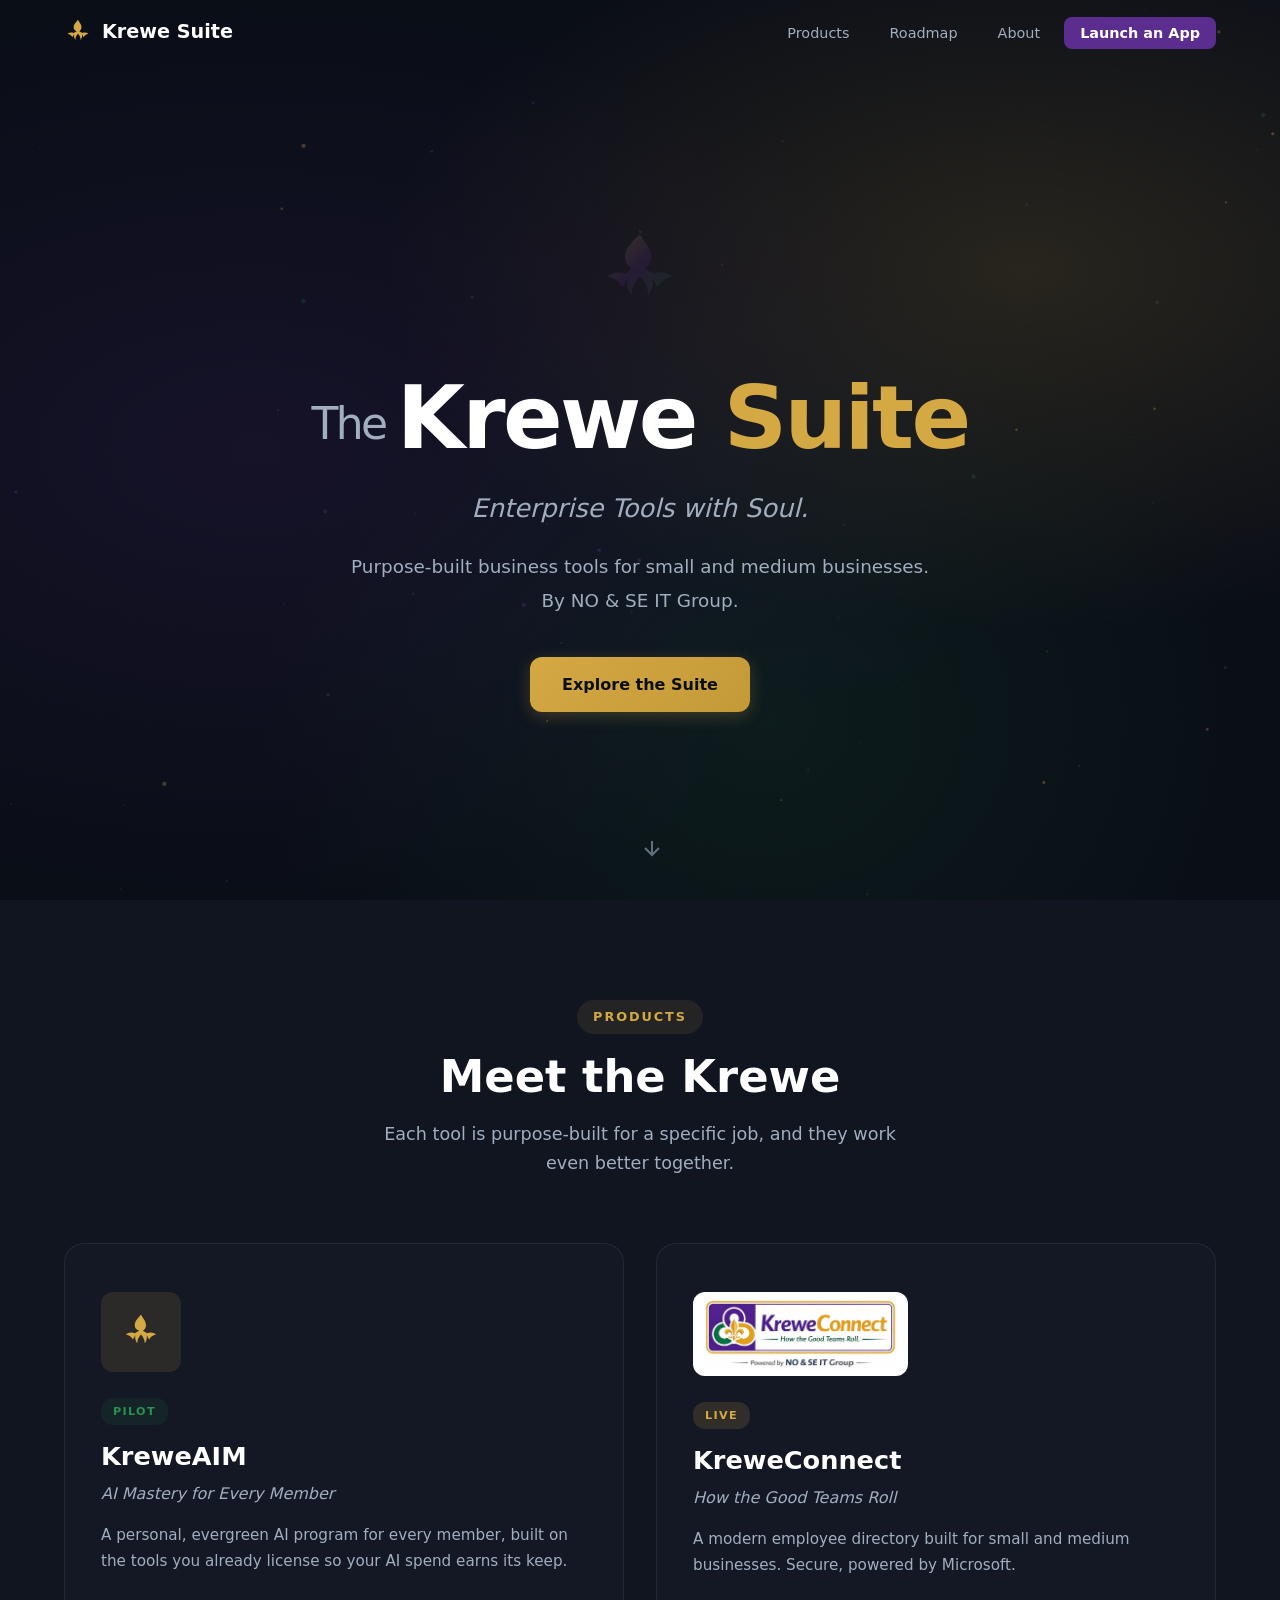
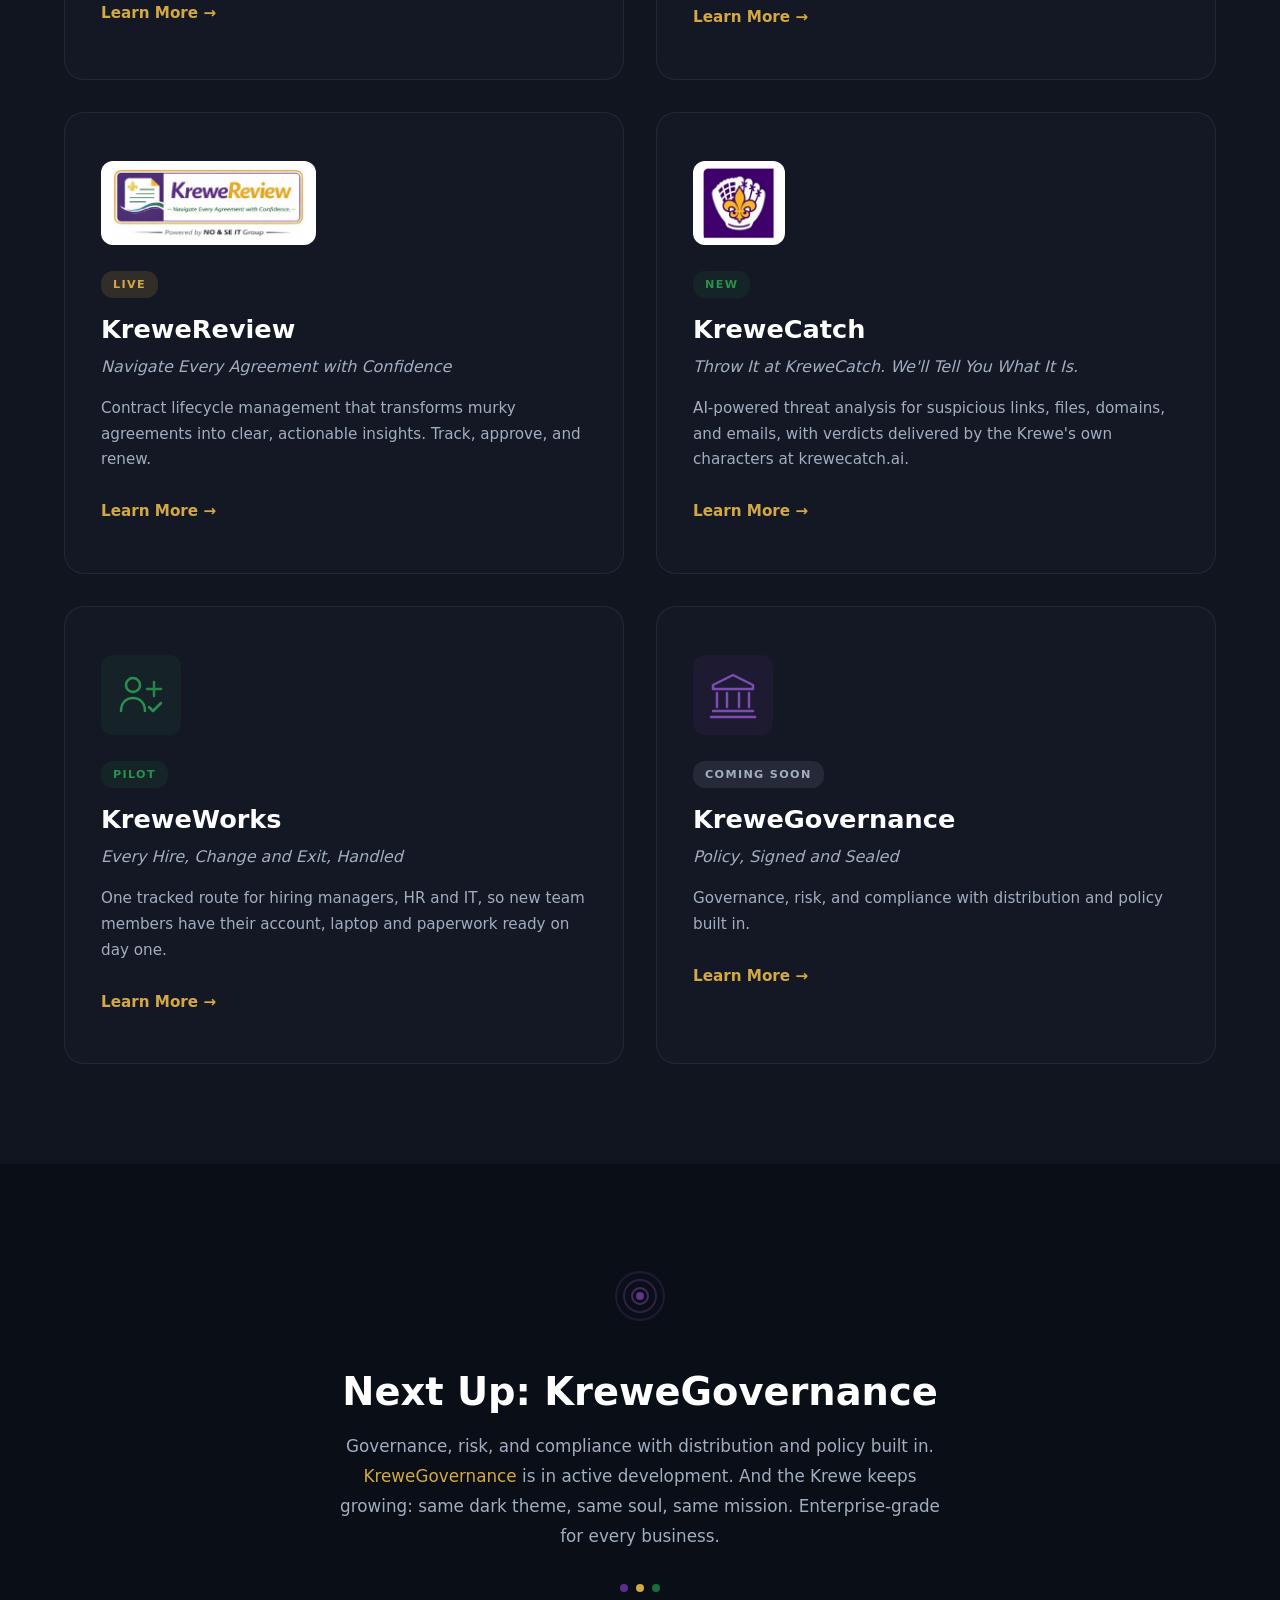
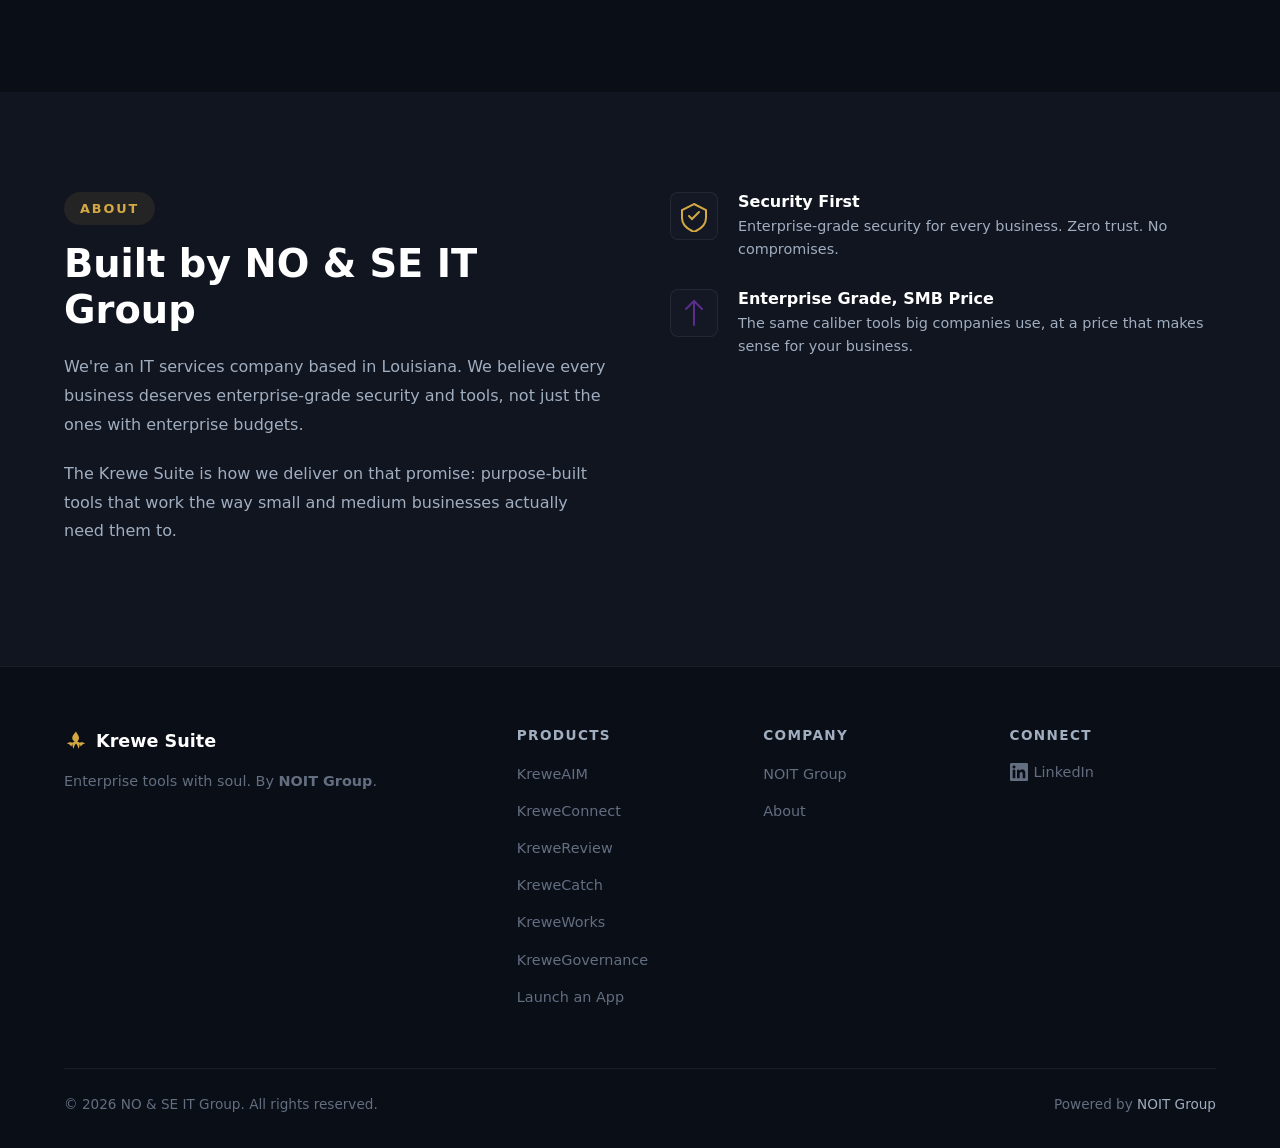
<file: index.html>
<!DOCTYPE html>
<html lang="en">
<head>
    <meta charset="UTF-8">
    <meta name="viewport" content="width=device-width, initial-scale=1.0">
    <title>The Krewe Suite | Enterprise Tools with Soul | NOIT Group</title>
    <meta name="description" content="Purpose-built business tools for small and medium businesses. KreweConnect, KreweReview, KreweWorks, KreweAIM, KreweCatch, and KreweGovernance. By NO & SE IT Group.">
    <meta name="theme-color" content="#0A0E17">
    <meta property="og:title" content="The Krewe Suite | Enterprise Tools with Soul">
    <meta property="og:description" content="Purpose-built business tools for small and medium businesses. KreweConnect, KreweReview, KreweWorks, KreweAIM, KreweCatch, and KreweGovernance. By NO & SE IT Group.">
    <meta property="og:type" content="website">
    <meta property="og:url" content="https://krewesuite.noitgroup.com">
    <link rel="stylesheet" href="css/styles.css">
</head>
<body>
    <!-- Navigation -->
    <nav class="nav" id="nav">
        <div class="nav-container">
            <a href="#hero" class="nav-logo">
                <svg class="nav-fleur" viewBox="0 0 32 32" width="28" height="28" aria-hidden="true">
                    <path d="M16 2c1.5 3 4 5.5 4 8.5 0 2-1 3.5-2.5 4.5l3.5 2c2.5-1 5-0.5 7 1-2.5 0.5-4.5 2-5.5 4l-2-3.5c0.5 2 0 4.5-1.5 6.5 0-3-1.5-5.5-3-7-1.5 1.5-3 4-3 7-1.5-2-2-4.5-1.5-6.5l-2 3.5c-1-2-3-3.5-5.5-4 2-1.5 4.5-2 7-1l3.5-2C12 14 11 12.5 11 10.5 11 7.5 13.5 5 16 2z" fill="currentColor"/>
                </svg>
                <span>Krewe Suite</span>
            </a>
            <button class="nav-toggle" id="navToggle" aria-label="Toggle navigation" aria-expanded="false">
                <span></span><span></span><span></span>
            </button>
            <ul class="nav-links" id="navLinks">
                <li><a href="#products">Products</a></li>
                <li><a href="#coming-soon">Roadmap</a></li>
                <li><a href="#about">About</a></li>
                <li><a href="/app/" class="nav-cta">Launch an App</a></li>
            </ul>
        </div>
    </nav>

    <!-- Hero Section -->
    <section class="hero" id="hero">
        <canvas class="hero-canvas" id="heroCanvas" aria-hidden="true"></canvas>
        <div class="hero-gradient" aria-hidden="true"></div>
        <div class="container hero-content">
            <div class="hero-fleur" aria-hidden="true">
                <svg viewBox="0 0 120 140" width="90" height="105">
                    <path d="M60 8c5 10 15 19 15 30 0 7-3.5 12.5-9 16l12.5 7c9-3.5 18-1.5 25 3.5-9 2-16.5 7-20 14.5l-7-12.5c2 7.5 0 16-5.5 23 0-11-5.5-20-11-25-5.5 5-11 14-11 25-5.5-7-7.5-15.5-5.5-23l-7 12.5c-3.5-7.5-11-12.5-20-14.5 7-5 16-7 25-3.5L49 54c-5.5-3.5-9-9-9-16C40 27 50 18 60 8z" fill="url(#fleurGradSuite)" opacity="0.2"/>
                    <defs>
                        <linearGradient id="fleurGradSuite" x1="0%" y1="0%" x2="100%" y2="100%">
                            <stop offset="0%" stop-color="#D4A843"/>
                            <stop offset="50%" stop-color="#5B2D8E"/>
                            <stop offset="100%" stop-color="#1B6B3A"/>
                        </linearGradient>
                    </defs>
                </svg>
            </div>
            <h1 class="hero-title animate-in">
                <span class="hero-title-the">The </span><span class="hero-title-krewe">Krewe</span> <span class="hero-title-suite">Suite</span>
            </h1>
            <p class="hero-tagline animate-in delay-1">Enterprise Tools with Soul.</p>
            <p class="hero-statement animate-in delay-2">Purpose-built business tools for small and medium businesses.<br>By NO &amp; SE IT Group.</p>
            <a href="#products" class="btn btn-primary hero-cta animate-in delay-3">Explore the Suite</a>
        </div>
        <div class="hero-scroll-hint animate-in delay-3" aria-hidden="true">
            <svg width="24" height="24" viewBox="0 0 24 24" fill="none" stroke="currentColor" stroke-width="2">
                <path d="M12 5v14M5 12l7 7 7-7"/>
            </svg>
        </div>
    </section>

    <!-- Products Section -->
    <section class="section products" id="products">
        <div class="container">
            <div class="section-header reveal">
                <span class="section-label">Products</span>
                <h2>Meet the Krewe</h2>
                <p class="section-subtitle">Each tool is purpose-built for a specific job, and they work even better together.</p>
            </div>
            <div class="products-grid">
                <a href="/kreweaim/" class="product-card product-card--aim reveal">
                    <div class="product-icon">
                        <svg viewBox="0 0 32 32" width="40" height="40" aria-hidden="true">
                            <path fill="currentColor" d="M16 2c1.5 3 4 5.5 4 8.5 0 2-1 3.5-2.5 4.5l3.5 2c2.5-1 5-0.5 7 1-2.5 0.5-4.5 2-5.5 4l-2-3.5c0.5 2 0 4.5-1.5 6.5 0-3-1.5-5.5-3-7-1.5 1.5-3 4-3 7-1.5-2-2-4.5-1.5-6.5l-2 3.5c-1-2-3-3.5-5.5-4 2-1.5 4.5-2 7-1l3.5-2C12 14 11 12.5 11 10.5 11 7.5 13.5 5 16 2z"/>
                        </svg>
                    </div>
                    <div class="product-badge product-badge--new">Pilot</div>
                    <h3>KreweAIM</h3>
                    <p class="product-tagline">AI Mastery for Every Member</p>
                    <p class="product-desc">A personal, evergreen AI program for every member, built on the tools you already license so your AI spend earns its keep.</p>
                    <span class="product-link">Learn More →</span>
                </a>
                <a href="/kreweconnect/" class="product-card product-card--connect reveal">
                    <div class="product-logo">
                        <img src="images/kreweconnect-logo.png" alt="KreweConnect logo" loading="lazy">
                    </div>
                    <div class="product-badge product-badge--live">Live</div>
                    <h3>KreweConnect</h3>
                    <p class="product-tagline">How the Good Teams Roll</p>
                    <p class="product-desc">A modern employee directory built for small and medium businesses. Secure, powered by Microsoft.</p>
                    <span class="product-link">Learn More →</span>
                </a>
                <a href="/krewereview/" class="product-card product-card--review reveal">
                    <div class="product-logo">
                        <img src="images/krewereview-logo.png" alt="KreweReview logo" loading="lazy">
                    </div>
                    <div class="product-badge product-badge--live">Live</div>
                    <h3>KreweReview</h3>
                    <p class="product-tagline">Navigate Every Agreement with Confidence</p>
                    <p class="product-desc">Contract lifecycle management that transforms murky agreements into clear, actionable insights. Track, approve, and renew.</p>
                    <span class="product-link">Learn More →</span>
                </a>
                <a href="/krewecatch/" class="product-card product-card--catch reveal">
                    <div class="product-logo">
                        <img src="images/krewecatch-logo.png" alt="KreweCatch logo" loading="lazy">
                    </div>
                    <div class="product-badge product-badge--new">New</div>
                    <h3>KreweCatch</h3>
                    <p class="product-tagline">Throw It at KreweCatch. We'll Tell You What It Is.</p>
                    <p class="product-desc">AI-powered threat analysis for suspicious links, files, domains, and emails, with verdicts delivered by the Krewe's own characters at krewecatch.ai.</p>
                    <span class="product-link">Learn More →</span>
                </a>
                <a href="/kreweworks/" class="product-card product-card--works reveal">
                    <div class="product-icon">
                        <svg viewBox="0 0 56 56" width="56" height="56" fill="none" stroke="currentColor" stroke-width="2.5" stroke-linecap="round" stroke-linejoin="round">
                            <circle cx="20" cy="18" r="7"/>
                            <path d="M8 44c0-8 5-13 12-13s12 5 12 13"/>
                            <path d="M34 22h14M41 15v14" opacity="0.9"/>
                            <path d="M36 40l4 4 8-8"/>
                        </svg>
                    </div>
                    <div class="product-badge product-badge--new">Pilot</div>
                    <h3>KreweWorks</h3>
                    <p class="product-tagline">Every Hire, Change and Exit, Handled</p>
                    <p class="product-desc">One tracked route for hiring managers, HR and IT, so new team members have their account, laptop and paperwork ready on day one.</p>
                    <span class="product-link">Learn More →</span>
                </a>
                <a href="/krewegovernance/" class="product-card product-card--governance reveal">
                    <div class="product-icon">
                        <svg viewBox="0 0 56 56" width="56" height="56" fill="none" stroke="currentColor" stroke-width="2.5" stroke-linecap="round" stroke-linejoin="round">
                            <path d="M28 8L8 18v4h40v-4L28 8z"/>
                            <path d="M12 26v14M22 26v14M34 26v14M44 26v14"/>
                            <path d="M8 44h40M6 50h44"/>
                        </svg>
                    </div>
                    <div class="product-badge product-badge--soon">Coming Soon</div>
                    <h3>KreweGovernance</h3>
                    <p class="product-tagline">Policy, Signed and Sealed</p>
                    <p class="product-desc">Governance, risk, and compliance with distribution and policy built in.</p>
                    <span class="product-link">Learn More →</span>
                </a>
            </div>
        </div>
    </section>

    <!-- Coming Soon Section -->
    <section class="section coming-soon" id="coming-soon">
        <div class="container">
            <div class="coming-soon-content reveal">
                <div class="coming-soon-icon" aria-hidden="true">
                    <svg viewBox="0 0 64 64" width="64" height="64" fill="none" stroke="currentColor" stroke-width="2" stroke-linecap="round">
                        <circle cx="32" cy="32" r="24" opacity="0.2"/>
                        <circle cx="32" cy="32" r="16" opacity="0.3"/>
                        <circle cx="32" cy="32" r="8" opacity="0.5"/>
                        <circle cx="32" cy="32" r="3" fill="currentColor" opacity="0.7"/>
                    </svg>
                </div>
                <h2>Next Up: KreweGovernance</h2>
                <p>Governance, risk, and compliance with distribution and policy built in. <a href="/krewegovernance/">KreweGovernance</a> is in active development. And the Krewe keeps growing: same dark theme, same soul, same mission. Enterprise-grade for every business.</p>
                <div class="coming-soon-dots" aria-hidden="true">
                    <span></span><span></span><span></span>
                </div>
            </div>
        </div>
    </section>

    <!-- About Section -->
    <section class="section about" id="about">
        <div class="container">
            <div class="about-grid">
                <div class="about-content reveal">
                    <span class="section-label">About</span>
                    <h2>Built by NO &amp; SE IT Group</h2>
                    <p>We're an IT services company based in Louisiana. We believe every business deserves enterprise-grade security and tools, not just the ones with enterprise budgets.</p>
                    <p>The Krewe Suite is how we deliver on that promise: purpose-built tools that work the way small and medium businesses actually need them to.</p>
                </div>
                <div class="about-values reveal">
                    <div class="value-item">
                        <div class="value-icon">
                            <svg viewBox="0 0 32 32" width="32" height="32" fill="none" stroke="#D4A843" stroke-width="2" stroke-linecap="round">
                                <path d="M16 4l12 6v8c0 6-5 11-12 14C9 29 4 24 4 18v-8l12-6z"/>
                                <path d="M11 16l3 3 7-7"/>
                            </svg>
                        </div>
                        <div>
                            <h4>Security First</h4>
                            <p>Enterprise-grade security for every business. Zero trust. No compromises.</p>
                        </div>
                    </div>
                    <div class="value-item">
                        <div class="value-icon">
                            <svg viewBox="0 0 32 32" width="32" height="32" fill="none" stroke="#5B2D8E" stroke-width="2" stroke-linecap="round">
                                <path d="M16 4v24M8 12l8-8 8 8"/>
                            </svg>
                        </div>
                        <div>
                            <h4>Enterprise Grade, SMB Price</h4>
                            <p>The same caliber tools big companies use, at a price that makes sense for your business.</p>
                        </div>
                    </div>
                </div>
            </div>
        </div>
    </section>

    <!-- Footer -->
    <footer class="footer">
        <div class="container">
            <div class="footer-grid">
                <div class="footer-brand">
                    <div class="footer-logo">
                        <svg class="nav-fleur" viewBox="0 0 32 32" width="24" height="24" aria-hidden="true">
                            <path d="M16 2c1.5 3 4 5.5 4 8.5 0 2-1 3.5-2.5 4.5l3.5 2c2.5-1 5-0.5 7 1-2.5 0.5-4.5 2-5.5 4l-2-3.5c0.5 2 0 4.5-1.5 6.5 0-3-1.5-5.5-3-7-1.5 1.5-3 4-3 7-1.5-2-2-4.5-1.5-6.5l-2 3.5c-1-2-3-3.5-5.5-4 2-1.5 4.5-2 7-1l3.5-2C12 14 11 12.5 11 10.5 11 7.5 13.5 5 16 2z" fill="#D4A843"/>
                        </svg>
                        <span>Krewe Suite</span>
                    </div>
                    <p>Enterprise tools with soul. By <strong>NOIT Group</strong>.</p>
                </div>
                <div class="footer-links">
                    <h4>Products</h4>
                    <ul>
                        <li><a href="/kreweaim/">KreweAIM</a></li>
                        <li><a href="/kreweconnect/">KreweConnect</a></li>
                        <li><a href="/krewereview/">KreweReview</a></li>
                        <li><a href="/krewecatch/">KreweCatch</a></li>
                        <li><a href="/kreweworks/">KreweWorks</a></li>
                        <li><a href="/krewegovernance/">KreweGovernance</a></li>
                        <li><a href="/app/">Launch an App</a></li>
                    </ul>
                </div>
                <div class="footer-links">
                    <h4>Company</h4>
                    <ul>
                        <li><a href="https://noitgroup.com" target="_blank" rel="noopener">NOIT Group</a></li>
                        <li><a href="#about">About</a></li>
                    </ul>
                </div>
                <div class="footer-links">
                    <h4>Connect</h4>
                    <ul>
                        <li>
                            <a href="https://linkedin.com/company/noitgroup" target="_blank" rel="noopener" aria-label="LinkedIn">
                                <svg width="18" height="18" viewBox="0 0 24 24" fill="currentColor"><path d="M20.45 20.45h-3.56v-5.57c0-1.33-.02-3.04-1.85-3.04-1.85 0-2.14 1.45-2.14 2.94v5.67H9.34V9h3.41v1.56h.05c.48-.9 1.64-1.85 3.37-1.85 3.6 0 4.27 2.37 4.27 5.46v6.28zM5.34 7.43c-1.14 0-2.07-.93-2.07-2.07s.93-2.07 2.07-2.07 2.07.93 2.07 2.07-.93 2.07-2.07 2.07zM7.12 20.45H3.56V9h3.56v11.45zM22.22 0H1.77C.79 0 0 .77 0 1.72v20.56C0 23.23.79 24 1.77 24h20.45c.98 0 1.78-.77 1.78-1.72V1.72C24 .77 23.2 0 22.22 0z"/></svg>
                                LinkedIn
                            </a>
                        </li>
                    </ul>
                </div>
            </div>
            <div class="footer-bottom">
                <p>&copy; 2026 NO &amp; SE IT Group. All rights reserved.</p>
                <p>Powered by <a href="https://noitgroup.com" target="_blank" rel="noopener">NOIT Group</a></p>
            </div>
        </div>
    </footer>

    <script src="js/main.js"></script>
</body>
</html>
</file>
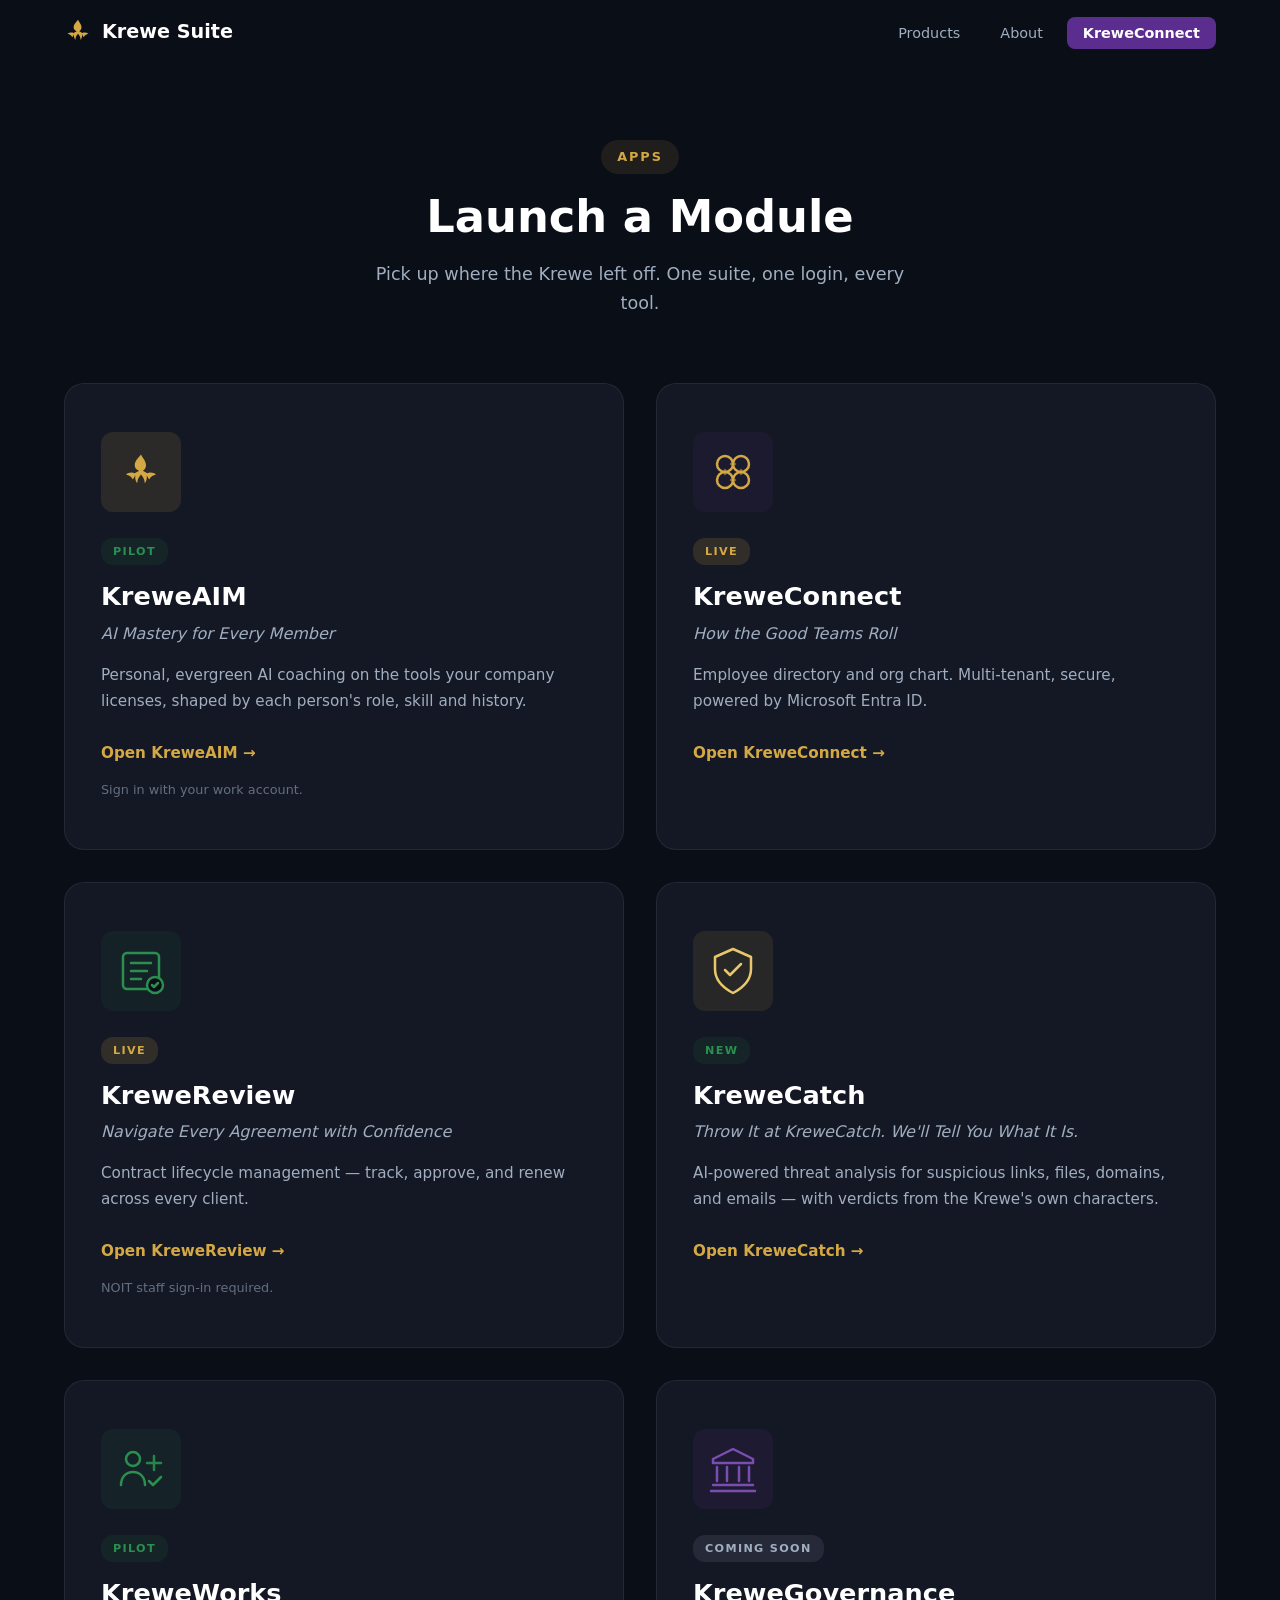
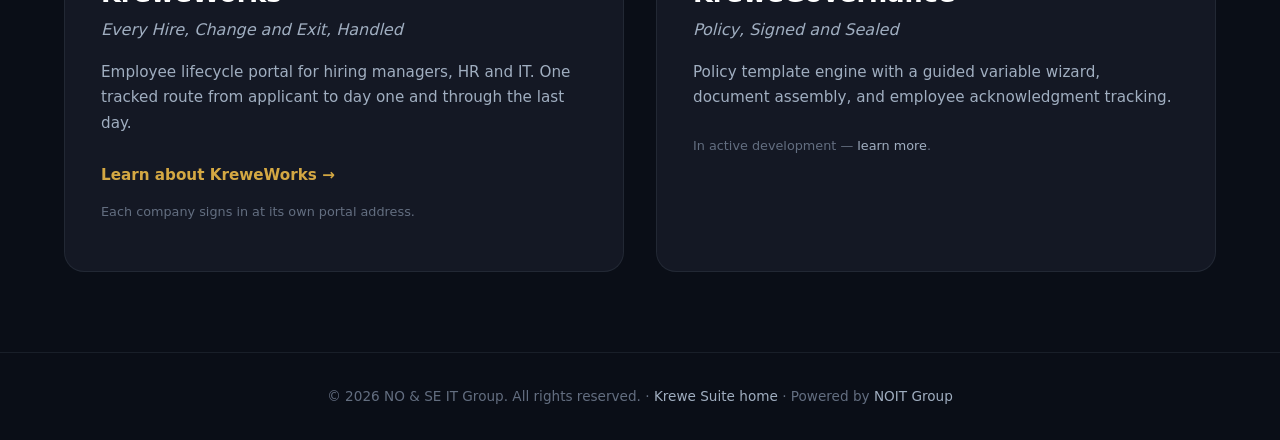
<file: app/index.html>
<!DOCTYPE html>
<html lang="en">
<head>
    <meta charset="UTF-8">
    <meta name="viewport" content="width=device-width, initial-scale=1.0">
    <title>Krewe Suite Apps — Launch a Module | NOIT Group</title>
    <meta name="description" content="Launch your Krewe Suite modules: KreweConnect, KreweReview, KreweWorks, KreweAIM, KreweGovernance, and KreweCatch. By NO & SE IT Group.">
    <meta name="theme-color" content="#0A0E17">
    <meta name="robots" content="noindex">
    <meta property="og:title" content="Krewe Suite Apps — Launch a Module">
    <meta property="og:description" content="Launch your Krewe Suite modules. By NO & SE IT Group.">
    <meta property="og:type" content="website">
    <meta property="og:url" content="https://krewesuite.noitgroup.com/app/">
    <link rel="stylesheet" href="/css/styles.css">
    <style>
        /* App hub-specific styles (extends /css/styles.css) */
        .hub-main {
            min-height: 100vh;
            padding: 140px 0 80px;
        }

        .launch-grid {
            display: grid;
            grid-template-columns: repeat(2, 1fr);
            gap: 32px;
        }

        @media (max-width: 768px) {
            .launch-grid {
                grid-template-columns: 1fr;
            }
        }

        /* --governance/--catch card variants, --soon badge, and .product-note
           now live in /css/styles.css (shared with the suite overview page) */
        .product-card--disabled {
            cursor: default;
            opacity: 0.65;
        }

        .product-card--disabled:hover {
            background: var(--card);
            border-color: var(--border);
            transform: none;
            box-shadow: none;
        }

        .product-card--disabled:hover::before {
            opacity: 0;
        }

        .hub-footer {
            padding: 32px 0;
            border-top: 1px solid var(--border);
            text-align: center;
            color: var(--gray-dim);
            font-size: 0.85rem;
        }

        .hub-footer a {
            color: var(--gray);
            text-decoration: none;
        }

        .hub-footer a:hover {
            color: var(--gold);
        }
    </style>
</head>
<body>
    <!-- Navigation -->
    <nav class="nav" id="nav">
        <div class="nav-container">
            <a href="/" class="nav-logo">
                <svg class="nav-fleur" viewBox="0 0 32 32" width="28" height="28" aria-hidden="true">
                    <path d="M16 2c1.5 3 4 5.5 4 8.5 0 2-1 3.5-2.5 4.5l3.5 2c2.5-1 5-0.5 7 1-2.5 0.5-4.5 2-5.5 4l-2-3.5c0.5 2 0 4.5-1.5 6.5 0-3-1.5-5.5-3-7-1.5 1.5-3 4-3 7-1.5-2-2-4.5-1.5-6.5l-2 3.5c-1-2-3-3.5-5.5-4 2-1.5 4.5-2 7-1l3.5-2C12 14 11 12.5 11 10.5 11 7.5 13.5 5 16 2z" fill="currentColor"/>
                </svg>
                <span>Krewe Suite</span>
            </a>
            <button class="nav-toggle" id="navToggle" aria-label="Toggle navigation" aria-expanded="false">
                <span></span><span></span><span></span>
            </button>
            <ul class="nav-links" id="navLinks">
                <li><a href="/#products">Products</a></li>
                <li><a href="/#about">About</a></li>
                <li><a href="/app/kreweconnect/" class="nav-cta">KreweConnect</a></li>
            </ul>
        </div>
    </nav>

    <!-- App Launcher -->
    <main class="hub-main">
        <div class="container">
            <div class="section-header reveal">
                <span class="section-label">Apps</span>
                <h2>Launch a Module</h2>
                <p class="section-subtitle">Pick up where the Krewe left off. One suite, one login, every tool.</p>
            </div>
            <div class="launch-grid">
                <!-- KreweAIM: AI Mastery lives inside the Krewe app -->
                <a href="/app/kreweaim" class="product-card product-card--aim reveal">
                    <div class="product-icon">
                        <svg viewBox="0 0 32 32" width="40" height="40" aria-hidden="true">
                            <path fill="currentColor" d="M16 2c1.5 3 4 5.5 4 8.5 0 2-1 3.5-2.5 4.5l3.5 2c2.5-1 5-0.5 7 1-2.5 0.5-4.5 2-5.5 4l-2-3.5c0.5 2 0 4.5-1.5 6.5 0-3-1.5-5.5-3-7-1.5 1.5-3 4-3 7-1.5-2-2-4.5-1.5-6.5l-2 3.5c-1-2-3-3.5-5.5-4 2-1.5 4.5-2 7-1l3.5-2C12 14 11 12.5 11 10.5 11 7.5 13.5 5 16 2z"/>
                        </svg>
                    </div>
                    <div class="product-badge product-badge--new">Pilot</div>
                    <h3>KreweAIM</h3>
                    <p class="product-tagline">AI Mastery for Every Member</p>
                    <p class="product-desc">Personal, evergreen AI coaching on the tools your company licenses, shaped by each person's role, skill and history.</p>
                    <span class="product-link">Open KreweAIM →</span>
                    <span class="product-note">Sign in with your work account.</span>
                </a>

                <!-- KreweConnect -->
                <a href="/app/kreweconnect/" class="product-card product-card--connect reveal">
                    <div class="product-icon">
                        <svg viewBox="0 0 56 56" width="56" height="56" fill="none" stroke="currentColor" stroke-width="2.5" stroke-linecap="round" stroke-linejoin="round">
                            <circle cx="20" cy="20" r="8"/>
                            <circle cx="36" cy="20" r="8"/>
                            <circle cx="20" cy="36" r="8"/>
                            <circle cx="36" cy="36" r="8"/>
                            <line x1="26" y1="20" x2="30" y2="20" opacity="0.5"/>
                            <line x1="20" y1="26" x2="20" y2="30" opacity="0.5"/>
                            <line x1="36" y1="26" x2="36" y2="30" opacity="0.5"/>
                            <line x1="26" y1="36" x2="30" y2="36" opacity="0.5"/>
                        </svg>
                    </div>
                    <div class="product-badge product-badge--live">Live</div>
                    <h3>KreweConnect</h3>
                    <p class="product-tagline">How the Good Teams Roll</p>
                    <p class="product-desc">Employee directory and org chart. Multi-tenant, secure, powered by Microsoft Entra ID.</p>
                    <span class="product-link">Open KreweConnect →</span>
                </a>

                <!-- KreweReview -->
                <a href="/app/krewereview" class="product-card product-card--review reveal">
                    <div class="product-icon">
                        <svg viewBox="0 0 56 56" width="56" height="56" fill="none" stroke="currentColor" stroke-width="2.5" stroke-linecap="round" stroke-linejoin="round">
                            <path d="M14 10h28a4 4 0 014 4v28a4 4 0 01-4 4H14a4 4 0 01-4-4V14a4 4 0 014-4z"/>
                            <path d="M18 20h20M18 28h16M18 36h10"/>
                            <circle cx="42" cy="42" r="8" fill="#0A0E17" stroke="currentColor"/>
                            <path d="M39 42l2 2 4-4"/>
                        </svg>
                    </div>
                    <div class="product-badge product-badge--live">Live</div>
                    <h3>KreweReview</h3>
                    <p class="product-tagline">Navigate Every Agreement with Confidence</p>
                    <p class="product-desc">Contract lifecycle management — track, approve, and renew across every client.</p>
                    <span class="product-link">Open KreweReview →</span>
                    <span class="product-note">NOIT staff sign-in required.</span>
                </a>

                <!-- KreweCatch -->
                <a href="https://krewecatch.ai/" class="product-card product-card--catch reveal">
                    <!-- KreweCatch is standalone at krewecatch.ai (not under noitgroup.com);
                         DNS for krewecatch.ai -> its Azure SWA is managed at Register.com -->
                    <div class="product-icon">
                        <svg viewBox="0 0 56 56" width="56" height="56" fill="none" stroke="currentColor" stroke-width="2.5" stroke-linecap="round" stroke-linejoin="round">
                            <path d="M28 6l18 8v12c0 10-7.5 18.5-18 24C17.5 44.5 10 36 10 26V14l18-8z"/>
                            <path d="M20 27l5 5 11-11"/>
                        </svg>
                    </div>
                    <div class="product-badge product-badge--new">New</div>
                    <h3>KreweCatch</h3>
                    <p class="product-tagline">Throw It at KreweCatch. We'll Tell You What It Is.</p>
                    <p class="product-desc">AI-powered threat analysis for suspicious links, files, domains, and emails — with verdicts from the Krewe's own characters.</p>
                    <span class="product-link">Open KreweCatch →</span>
                </a>

                <!-- KreweWorks: each client runs its own portal at its own address, so this card leads to the overview -->
                <a href="/kreweworks/" class="product-card product-card--works reveal">
                    <div class="product-icon">
                        <svg viewBox="0 0 56 56" width="56" height="56" fill="none" stroke="currentColor" stroke-width="2.5" stroke-linecap="round" stroke-linejoin="round">
                            <circle cx="20" cy="18" r="7"/>
                            <path d="M8 44c0-8 5-13 12-13s12 5 12 13"/>
                            <path d="M34 22h14M41 15v14" opacity="0.9"/>
                            <path d="M36 40l4 4 8-8"/>
                        </svg>
                    </div>
                    <div class="product-badge product-badge--new">Pilot</div>
                    <h3>KreweWorks</h3>
                    <p class="product-tagline">Every Hire, Change and Exit, Handled</p>
                    <p class="product-desc">Employee lifecycle portal for hiring managers, HR and IT. One tracked route from applicant to day one and through the last day.</p>
                    <span class="product-link">Learn about KreweWorks →</span>
                    <span class="product-note">Each company signs in at its own portal address.</span>
                </a>

                <!-- KreweGovernance -->
                <div class="product-card product-card--governance product-card--disabled reveal" aria-disabled="true">
                    <div class="product-icon">
                        <svg viewBox="0 0 56 56" width="56" height="56" fill="none" stroke="currentColor" stroke-width="2.5" stroke-linecap="round" stroke-linejoin="round">
                            <path d="M28 8L8 18v4h40v-4L28 8z"/>
                            <path d="M12 26v14M22 26v14M34 26v14M44 26v14"/>
                            <path d="M8 44h40M6 50h44"/>
                        </svg>
                    </div>
                    <div class="product-badge product-badge--soon">Coming Soon</div>
                    <h3>KreweGovernance</h3>
                    <p class="product-tagline">Policy, Signed and Sealed</p>
                    <p class="product-desc">Policy template engine with a guided variable wizard, document assembly, and employee acknowledgment tracking.</p>
                    <span class="product-note">In active development — <a href="/krewegovernance/" style="color: var(--gray);">learn more</a>.</span>
                </div>
            </div>
        </div>
    </main>

    <!-- Footer -->
    <footer class="hub-footer">
        <div class="container">
            <p>&copy; 2026 NO &amp; SE IT Group. All rights reserved. · <a href="/">Krewe Suite home</a> · Powered by <a href="https://noitgroup.com" target="_blank" rel="noopener">NOIT Group</a></p>
        </div>
    </footer>

    <script src="/js/main.js"></script>
</body>
</html>
</file>
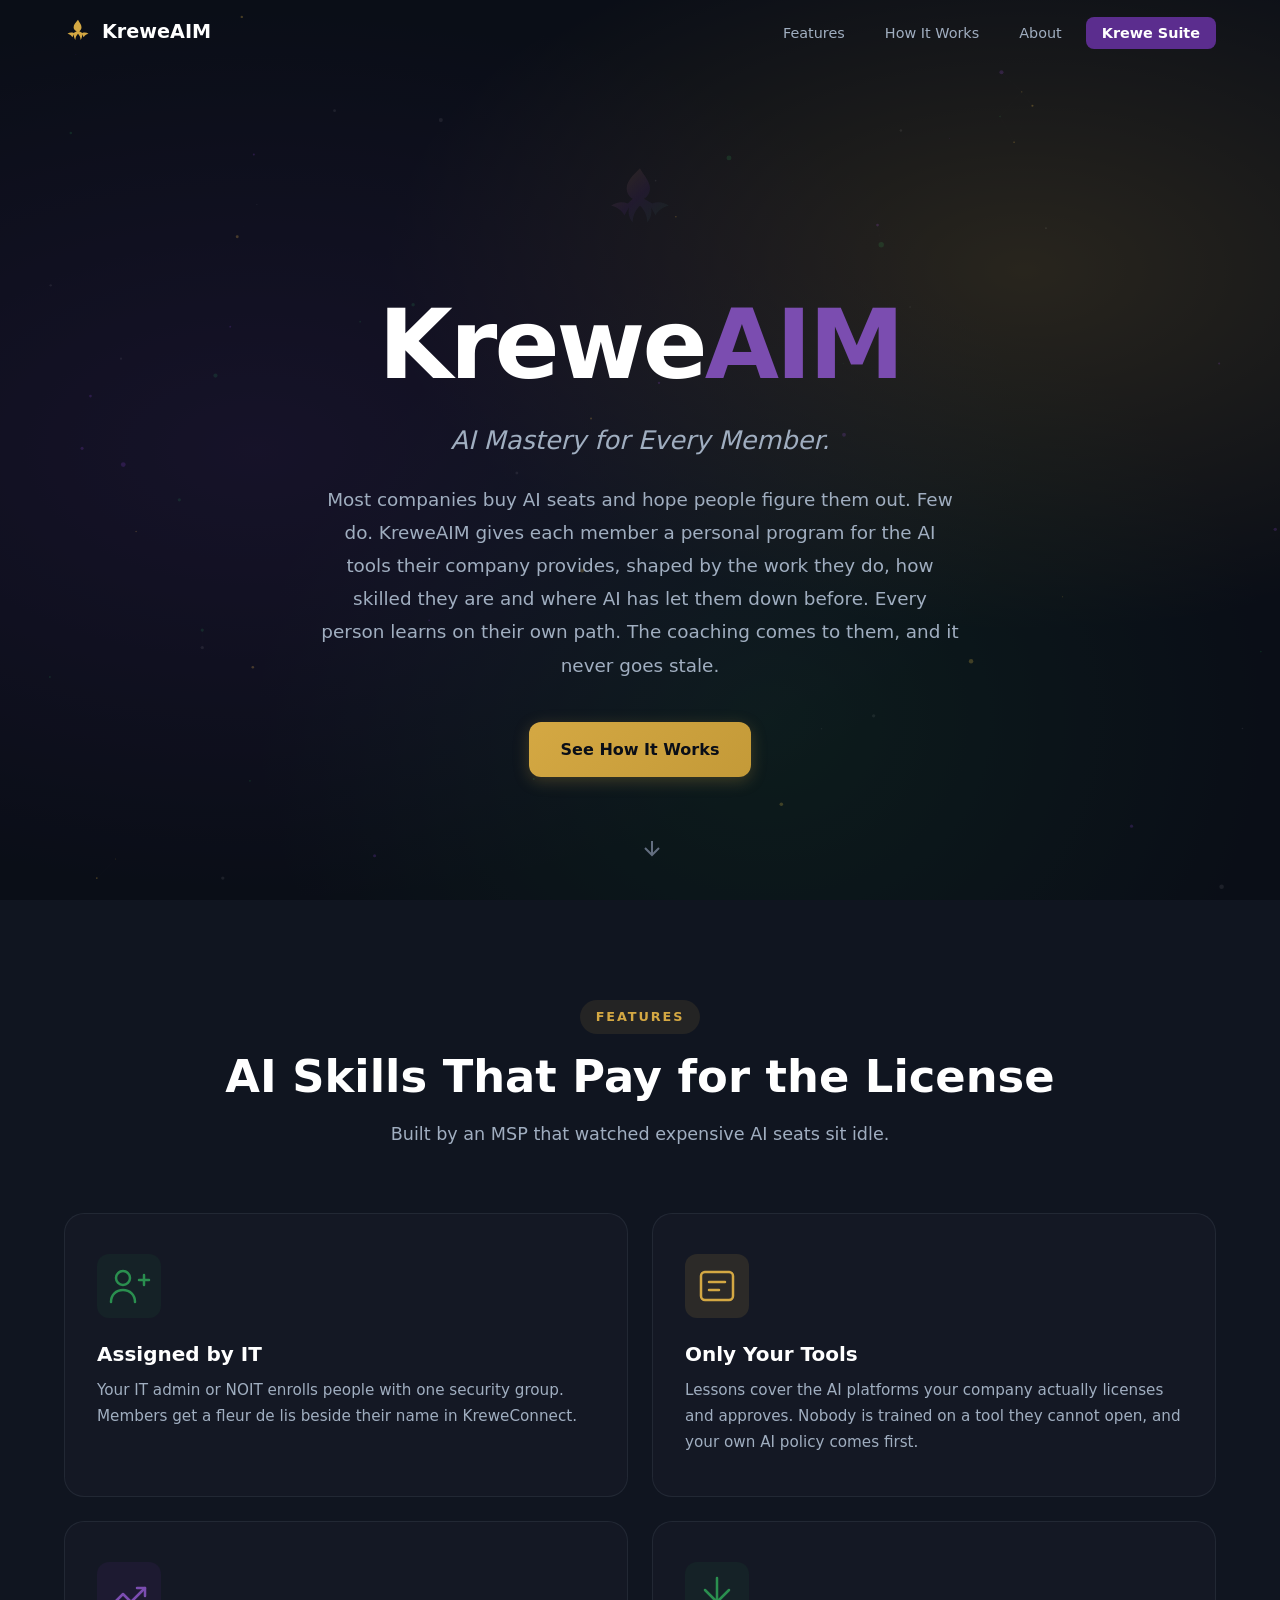
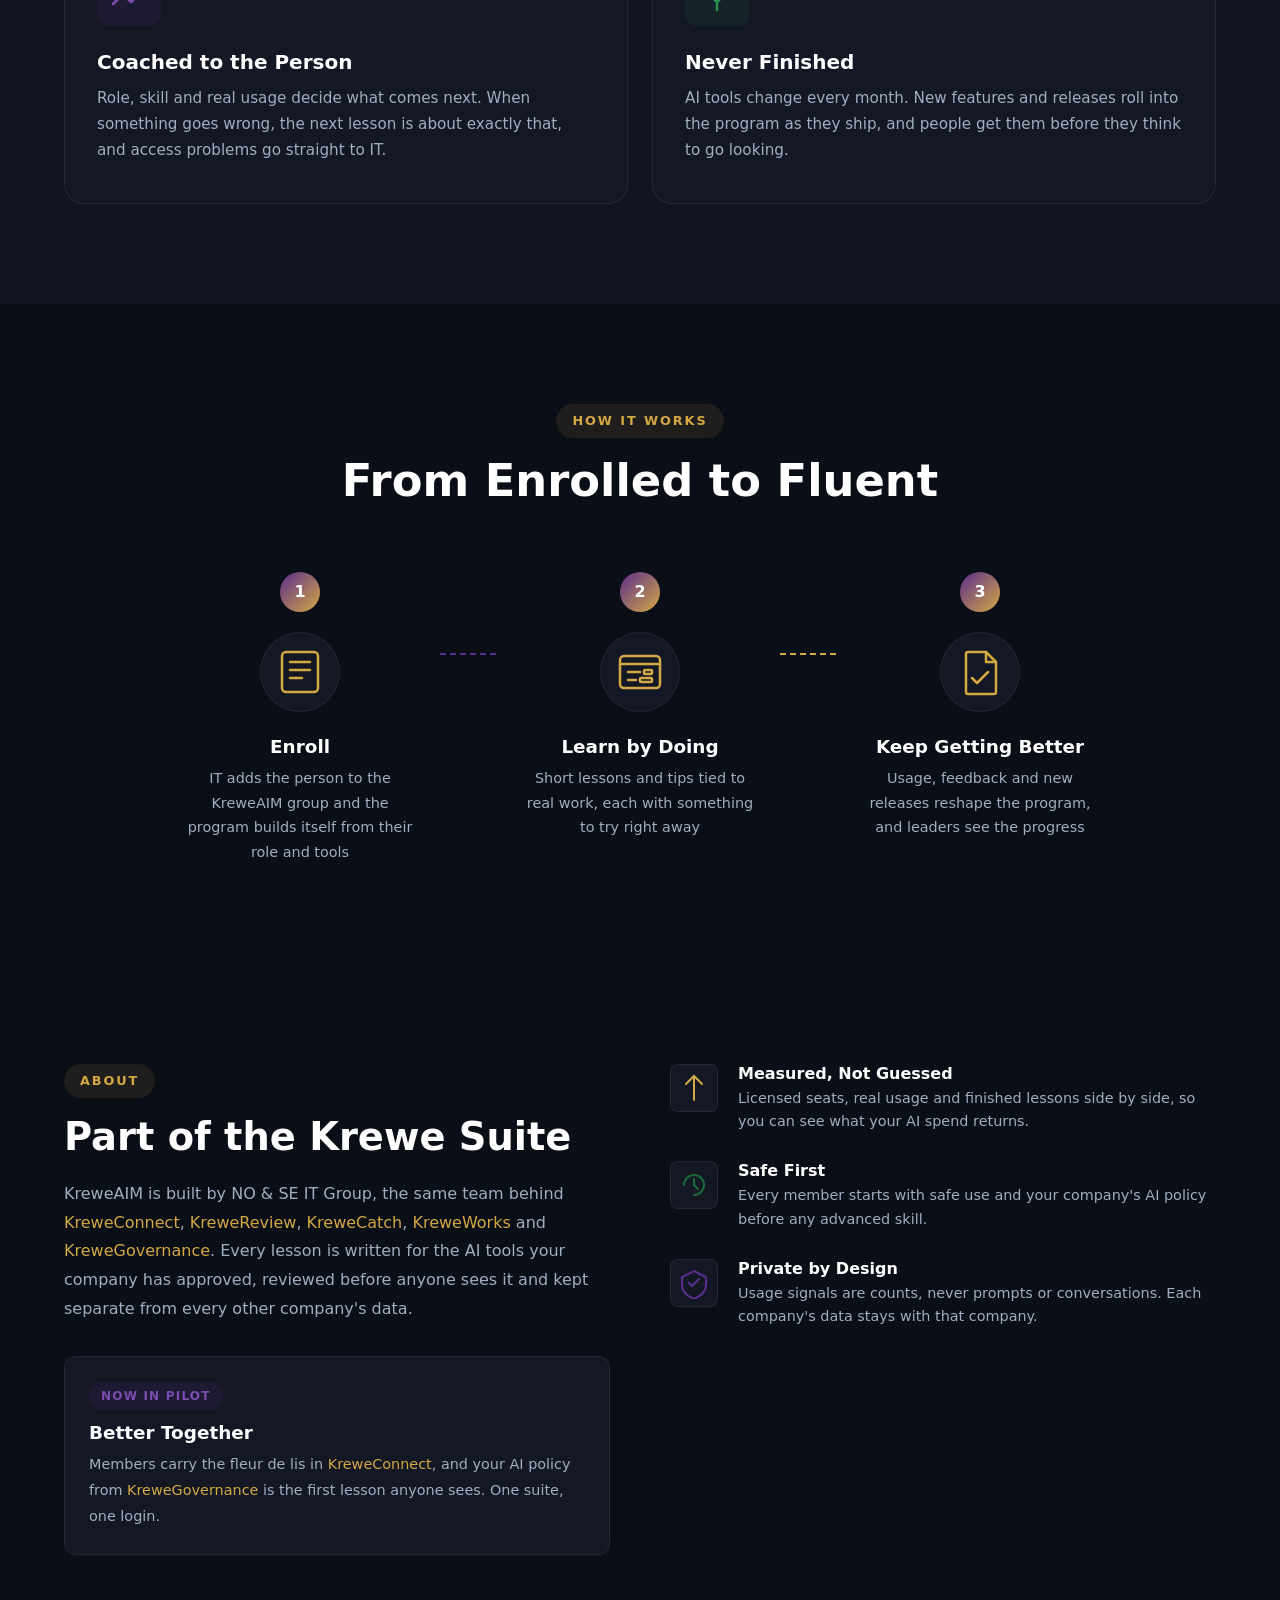
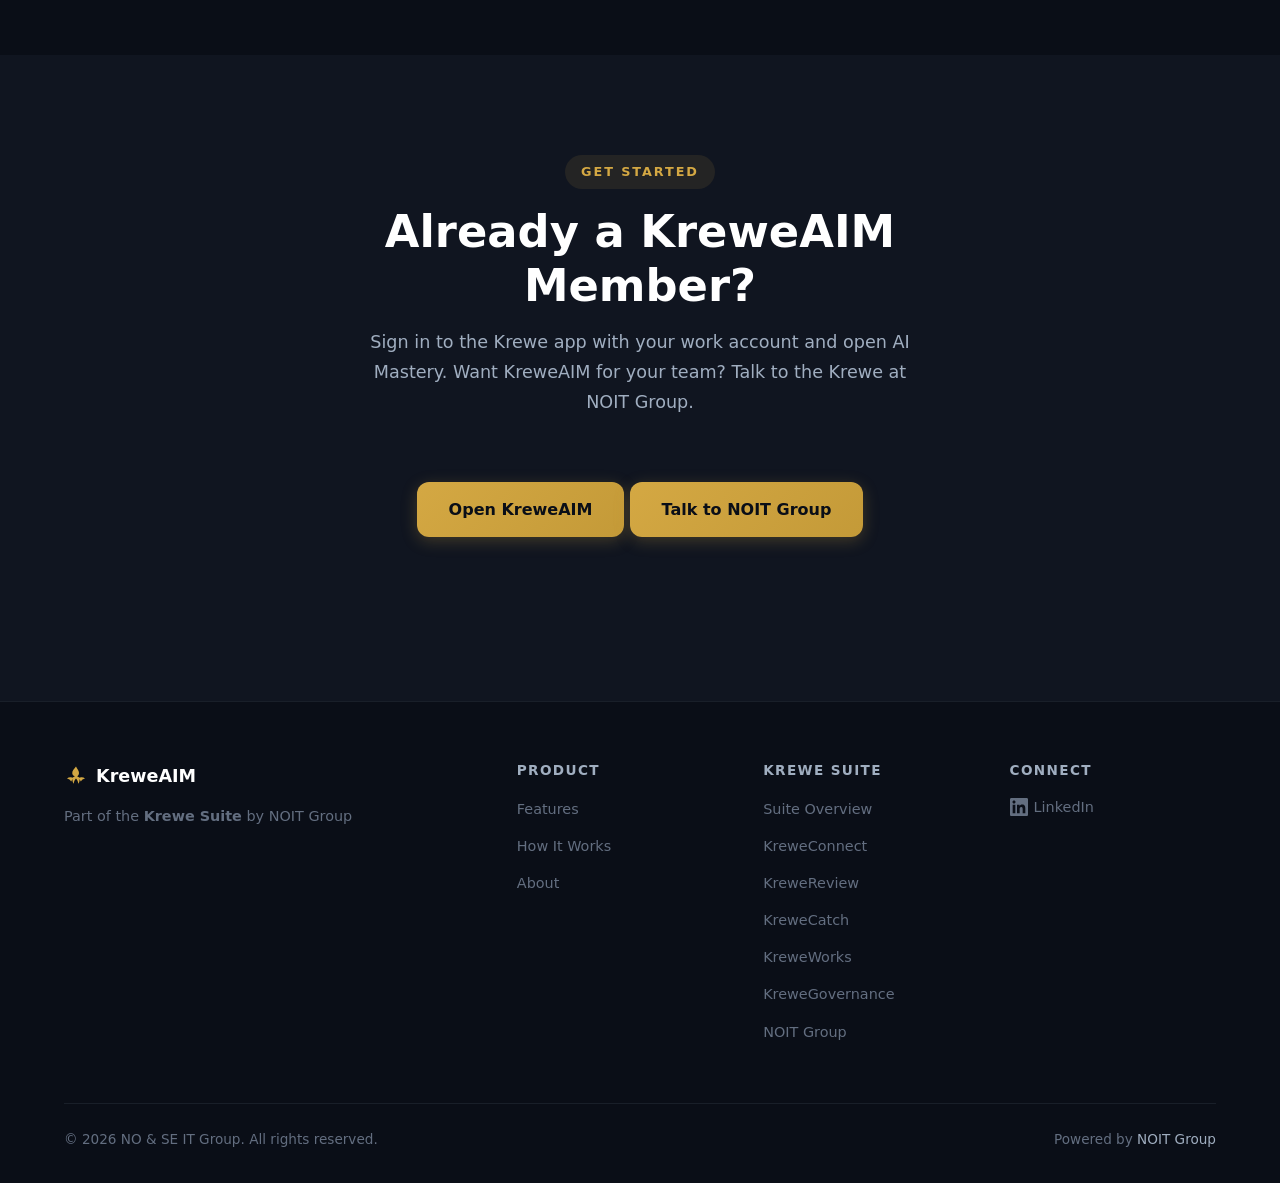
<file: kreweaim/index.html>
<!DOCTYPE html>
<html lang="en">
<head>
    <meta charset="UTF-8">
    <meta name="viewport" content="width=device-width, initial-scale=1.0">
    <title>KreweAIM: AI Mastery for Every Member | NOIT Group</title>
    <meta name="description" content="KreweAIM is the AI Mastery program of the Krewe Suite. Every member gets personal, evergreen coaching on the AI tools their company already licenses. Built by NO &amp; SE IT Group.">
    <meta name="theme-color" content="#0A0E17">
    <meta property="og:title" content="KreweAIM: AI Mastery for Every Member">
    <meta property="og:description" content="Personal, evergreen AI coaching shaped by each person's role, skill and history, so the AI licenses you pay for earn their keep.">
    <meta property="og:type" content="website">
    <meta property="og:url" content="https://krewesuite.noitgroup.com/kreweaim/">
    <link rel="stylesheet" href="css/styles.css">
</head>
<body>
    <!-- Navigation -->
    <nav class="nav" id="nav">
        <div class="nav-container">
            <a href="#hero" class="nav-logo">
                <svg class="nav-fleur" viewBox="0 0 32 32" width="28" height="28" aria-hidden="true">
                    <path d="M16 2c1.5 3 4 5.5 4 8.5 0 2-1 3.5-2.5 4.5l3.5 2c2.5-1 5-0.5 7 1-2.5 0.5-4.5 2-5.5 4l-2-3.5c0.5 2 0 4.5-1.5 6.5 0-3-1.5-5.5-3-7-1.5 1.5-3 4-3 7-1.5-2-2-4.5-1.5-6.5l-2 3.5c-1-2-3-3.5-5.5-4 2-1.5 4.5-2 7-1l3.5-2C12 14 11 12.5 11 10.5 11 7.5 13.5 5 16 2z" fill="currentColor"/>
                </svg>
                <span>KreweAIM</span>
            </a>
            <button class="nav-toggle" id="navToggle" aria-label="Toggle navigation" aria-expanded="false">
                <span></span><span></span><span></span>
            </button>
            <ul class="nav-links" id="navLinks">
                <li><a href="#features">Features</a></li>
                <li><a href="#how-it-works">How It Works</a></li>
                <li><a href="#about">About</a></li>
                <li><a href="/" class="nav-cta">Krewe Suite</a></li>
            </ul>
        </div>
    </nav>

    <!-- Hero Section -->
    <section class="hero" id="hero">
        <canvas class="hero-canvas" id="heroCanvas" aria-hidden="true"></canvas>
        <div class="hero-gradient" aria-hidden="true"></div>
        <div class="container hero-content">
            <div class="hero-fleur" aria-hidden="true">
                <svg viewBox="0 0 120 140" width="80" height="93">
                    <path d="M60 8c5 10 15 19 15 30 0 7-3.5 12.5-9 16l12.5 7c9-3.5 18-1.5 25 3.5-9 2-16.5 7-20 14.5l-7-12.5c2 7.5 0 16-5.5 23 0-11-5.5-20-11-25-5.5 5-11 14-11 25-5.5-7-7.5-15.5-5.5-23l-7 12.5c-3.5-7.5-11-12.5-20-14.5 7-5 16-7 25-3.5L49 54c-5.5-3.5-9-9-9-16C40 27 50 18 60 8z" fill="url(#fleurGrad)" opacity="0.15"/>
                    <defs>
                        <linearGradient id="fleurGrad" x1="0%" y1="0%" x2="100%" y2="100%">
                            <stop offset="0%" stop-color="#D4A843"/>
                            <stop offset="50%" stop-color="#5B2D8E"/>
                            <stop offset="100%" stop-color="#1B6B3A"/>
                        </linearGradient>
                    </defs>
                </svg>
            </div>
            <h1 class="hero-title animate-in">
                <span class="hero-title-krewe">Krewe</span><span class="hero-title-accent">AIM</span>
            </h1>
            <p class="hero-tagline animate-in delay-1">AI Mastery for Every Member.</p>
            <p class="hero-statement animate-in delay-2">Most companies buy AI seats and hope people figure them out. Few do. KreweAIM gives each member a personal program for the AI tools their company provides, shaped by the work they do, how skilled they are and where AI has let them down before. Every person learns on their own path. The coaching comes to them, and it never goes stale.</p>
            <a href="#features" class="btn btn-primary hero-cta animate-in delay-3">See How It Works</a>
        </div>
        <div class="hero-scroll-hint animate-in delay-3" aria-hidden="true">
            <svg width="24" height="24" viewBox="0 0 24 24" fill="none" stroke="currentColor" stroke-width="2">
                <path d="M12 5v14M5 12l7 7 7-7"/>
            </svg>
        </div>
    </section>

    <!-- Features Section -->
    <section class="section features" id="features">
        <div class="container">
            <div class="section-header reveal">
                <span class="section-label">Features</span>
                <h2>AI Skills That Pay for the License</h2>
                <p class="section-subtitle">Built by an MSP that watched expensive AI seats sit idle.</p>
            </div>
            <div class="features-grid">
                <div class="feature-card reveal">
                    <div class="feature-icon feature-icon--green">
                        <svg viewBox="0 0 48 48" width="48" height="48" fill="none" stroke="currentColor" stroke-width="2.5" stroke-linecap="round" stroke-linejoin="round">
                            <circle cx="18" cy="16" r="7"/><path d="M6 40c0-7 5-12 12-12s12 5 12 12"/><path d="M34 18h10M39 13v10"/>
                        </svg>
                    </div>
                    <h3>Assigned by IT</h3>
                    <p>Your IT admin or NOIT enrolls people with one security group. Members get a fleur de lis beside their name in KreweConnect.</p>
                </div>
                <div class="feature-card reveal">
                    <div class="feature-icon feature-icon--gold">
                        <svg viewBox="0 0 48 48" width="48" height="48" fill="none" stroke="currentColor" stroke-width="2.5" stroke-linecap="round" stroke-linejoin="round">
                            <rect x="8" y="10" width="32" height="28" rx="4"/><path d="M16 20h16M16 28h10"/>
                        </svg>
                    </div>
                    <h3>Only Your Tools</h3>
                    <p>Lessons cover the AI platforms your company actually licenses and approves. Nobody is trained on a tool they cannot open, and your own AI policy comes first.</p>
                </div>
                <div class="feature-card reveal">
                    <div class="feature-icon feature-icon--purple">
                        <svg viewBox="0 0 48 48" width="48" height="48" fill="none" stroke="currentColor" stroke-width="2.5" stroke-linecap="round" stroke-linejoin="round">
                            <path d="M8 34l10-10 8 8 14-14"/><path d="M32 18h8v8"/>
                        </svg>
                    </div>
                    <h3>Coached to the Person</h3>
                    <p>Role, skill and real usage decide what comes next. When something goes wrong, the next lesson is about exactly that, and access problems go straight to IT.</p>
                </div>
                <div class="feature-card reveal">
                    <div class="feature-icon feature-icon--green">
                        <svg viewBox="0 0 48 48" width="48" height="48" fill="none" stroke="currentColor" stroke-width="2.5" stroke-linecap="round" stroke-linejoin="round">
                            <path d="M24 8v32M12 20l12 12 12-12"/>
                        </svg>
                    </div>
                    <h3>Never Finished</h3>
                    <p>AI tools change every month. New features and releases roll into the program as they ship, and people get them before they think to go looking.</p>
                </div>
            </div>
        </div>
    </section>

    <!-- How It Works Section -->
    <section class="section how-it-works" id="how-it-works">
        <div class="container">
            <div class="section-header reveal">
                <span class="section-label">How It Works</span>
                <h2>From Enrolled to Fluent</h2>
            </div>
            <div class="steps">
                <div class="step reveal">
                    <div class="step-number">1</div>
                    <div class="step-icon">
                        <svg viewBox="0 0 56 56" width="56" height="56" fill="none" stroke="currentColor" stroke-width="2.5" stroke-linecap="round" stroke-linejoin="round">
                            <rect x="10" y="8" width="36" height="40" rx="4"/>
                            <line x1="18" y1="18" x2="38" y2="18"/>
                            <line x1="18" y1="26" x2="38" y2="26"/>
                            <line x1="18" y1="34" x2="30" y2="34"/>
                        </svg>
                    </div>
                    <h3>Enroll</h3>
                    <p>IT adds the person to the KreweAIM group and the program builds itself from their role and tools</p>
                </div>
                <div class="step-connector reveal" aria-hidden="true">
                    <svg width="60" height="4" viewBox="0 0 60 4">
                        <line x1="0" y1="2" x2="60" y2="2" stroke="#5B2D8E" stroke-width="2" stroke-dasharray="6 4"/>
                    </svg>
                </div>
                <div class="step reveal">
                    <div class="step-number">2</div>
                    <div class="step-icon">
                        <svg viewBox="0 0 56 56" width="56" height="56" fill="none" stroke="currentColor" stroke-width="2.5" stroke-linecap="round" stroke-linejoin="round">
                            <rect x="8" y="12" width="40" height="32" rx="4"/>
                            <line x1="8" y1="20" x2="48" y2="20"/>
                            <line x1="16" y1="28" x2="28" y2="28"/>
                            <rect x="32" y="26" width="8" height="4" rx="1"/>
                            <line x1="16" y1="36" x2="24" y2="36"/>
                            <rect x="28" y="34" width="12" height="4" rx="1"/>
                        </svg>
                    </div>
                    <h3>Learn by Doing</h3>
                    <p>Short lessons and tips tied to real work, each with something to try right away</p>
                </div>
                <div class="step-connector reveal" aria-hidden="true">
                    <svg width="60" height="4" viewBox="0 0 60 4">
                        <line x1="0" y1="2" x2="60" y2="2" stroke="#D4A843" stroke-width="2" stroke-dasharray="6 4"/>
                    </svg>
                </div>
                <div class="step reveal">
                    <div class="step-number">3</div>
                    <div class="step-icon">
                        <svg viewBox="0 0 56 56" width="56" height="56" fill="none" stroke="currentColor" stroke-width="2.5" stroke-linecap="round" stroke-linejoin="round">
                            <path d="M16 8h18l10 10v30a2 2 0 01-2 2H16a2 2 0 01-2-2V10a2 2 0 012-2z"/>
                            <path d="M34 8v10h10"/>
                            <path d="M20 34l5 5 11-11"/>
                        </svg>
                    </div>
                    <h3>Keep Getting Better</h3>
                    <p>Usage, feedback and new releases reshape the program, and leaders see the progress</p>
                </div>
            </div>
        </div>
    </section>

    <!-- About Section -->
    <section class="section about" id="about">
        <div class="container">
            <div class="about-grid">
                <div class="about-content reveal">
                    <span class="section-label">About</span>
                    <h2>Part of the Krewe Suite</h2>
                    <p>KreweAIM is built by NO &amp; SE IT Group, the same team behind <a href="/kreweconnect/">KreweConnect</a>, <a href="/krewereview/">KreweReview</a>, <a href="/krewecatch/">KreweCatch</a>, <a href="/kreweworks/">KreweWorks</a> and <a href="/krewegovernance/">KreweGovernance</a>. Every lesson is written for the AI tools your company has approved, reviewed before anyone sees it and kept separate from every other company's data.</p>
                    <div class="about-suite-badge">
                        <div class="suite-badge">Now in Pilot</div>
                        <h3>Better Together</h3>
                        <p>Members carry the fleur de lis in <a href="/kreweconnect/">KreweConnect</a>, and your AI policy from <a href="/krewegovernance/">KreweGovernance</a> is the first lesson anyone sees. One suite, one login.</p>
                    </div>
                </div>
                <div class="about-values reveal">
                    <div class="value-item">
                        <div class="value-icon">
                            <svg viewBox="0 0 32 32" width="32" height="32" fill="none" stroke="#D4A843" stroke-width="2" stroke-linecap="round">
                                <path d="M16 4v24M8 12l8-8 8 8"/>
                            </svg>
                        </div>
                        <div>
                            <h4>Measured, Not Guessed</h4>
                            <p>Licensed seats, real usage and finished lessons side by side, so you can see what your AI spend returns.</p>
                        </div>
                    </div>
                    <div class="value-item">
                        <div class="value-icon">
                            <svg viewBox="0 0 32 32" width="32" height="32" fill="none" stroke="#1B6B3A" stroke-width="2" stroke-linecap="round">
                                <path d="M6 16c0-5.5 4.5-10 10-10s10 4.5 10 10-4.5 10-10 10"/>
                                <path d="M16 10v6l4 4"/>
                            </svg>
                        </div>
                        <div>
                            <h4>Safe First</h4>
                            <p>Every member starts with safe use and your company's AI policy before any advanced skill.</p>
                        </div>
                    </div>
                    <div class="value-item">
                        <div class="value-icon">
                            <svg viewBox="0 0 32 32" width="32" height="32" fill="none" stroke="#5B2D8E" stroke-width="2" stroke-linecap="round">
                                <path d="M16 4l12 6v8c0 6-5 11-12 14C9 29 4 24 4 18v-8l12-6z"/>
                                <path d="M11 16l3 3 7-7"/>
                            </svg>
                        </div>
                        <div>
                            <h4>Private by Design</h4>
                            <p>Usage signals are counts, never prompts or conversations. Each company's data stays with that company.</p>
                        </div>
                    </div>
                </div>
            </div>
        </div>
    </section>

    <!-- CTA Section -->
    <section class="section contact" id="notify">
        <div class="container">
            <div class="contact-wrapper">
                <div class="section-header reveal">
                    <span class="section-label">Get Started</span>
                    <h2>Already a KreweAIM Member?</h2>
                    <p class="section-subtitle">Sign in to the Krewe app with your work account and open AI Mastery. Want KreweAIM for your team? Talk to the Krewe at NOIT Group.</p>
                </div>
                <div class="section-header reveal" style="margin-top: 8px;">
                    <a href="/app/kreweaim" class="btn btn-primary hero-cta">Open KreweAIM</a>
                    <a href="https://noitgroup.com" class="btn btn-primary hero-cta" target="_blank" rel="noopener">Talk to NOIT Group</a>
                </div>
            </div>
        </div>
    </section>

    <!-- Footer -->
    <footer class="footer">
        <div class="container">
            <div class="footer-grid">
                <div class="footer-brand">
                    <div class="footer-logo">
                        <svg class="nav-fleur" viewBox="0 0 32 32" width="24" height="24" aria-hidden="true">
                            <path d="M16 2c1.5 3 4 5.5 4 8.5 0 2-1 3.5-2.5 4.5l3.5 2c2.5-1 5-0.5 7 1-2.5 0.5-4.5 2-5.5 4l-2-3.5c0.5 2 0 4.5-1.5 6.5 0-3-1.5-5.5-3-7-1.5 1.5-3 4-3 7-1.5-2-2-4.5-1.5-6.5l-2 3.5c-1-2-3-3.5-5.5-4 2-1.5 4.5-2 7-1l3.5-2C12 14 11 12.5 11 10.5 11 7.5 13.5 5 16 2z" fill="#D4A843"/>
                        </svg>
                        <span>KreweAIM</span>
                    </div>
                    <p>Part of the <strong>Krewe Suite</strong> by NOIT Group</p>
                </div>
                <div class="footer-links">
                    <h4>Product</h4>
                    <ul>
                        <li><a href="#features">Features</a></li>
                        <li><a href="#how-it-works">How It Works</a></li>
                        <li><a href="#about">About</a></li>
                    </ul>
                </div>
                <div class="footer-links">
                    <h4>Krewe Suite</h4>
                    <ul>
                        <li><a href="/">Suite Overview</a></li>
                        <li><a href="/kreweconnect/">KreweConnect</a></li>
                        <li><a href="/krewereview/">KreweReview</a></li>
                        <li><a href="/krewecatch/">KreweCatch</a></li>
                        <li><a href="/kreweworks/">KreweWorks</a></li>
                        <li><a href="/krewegovernance/">KreweGovernance</a></li>
                        <li><a href="https://noitgroup.com" target="_blank" rel="noopener">NOIT Group</a></li>
                    </ul>
                </div>
                <div class="footer-links">
                    <h4>Connect</h4>
                    <ul>
                        <li>
                            <a href="https://linkedin.com/company/noitgroup" target="_blank" rel="noopener" aria-label="LinkedIn">
                                <svg width="18" height="18" viewBox="0 0 24 24" fill="currentColor"><path d="M20.45 20.45h-3.56v-5.57c0-1.33-.02-3.04-1.85-3.04-1.85 0-2.14 1.45-2.14 2.94v5.67H9.34V9h3.41v1.56h.05c.48-.9 1.64-1.85 3.37-1.85 3.6 0 4.27 2.37 4.27 5.46v6.28zM5.34 7.43c-1.14 0-2.07-.93-2.07-2.07s.93-2.07 2.07-2.07 2.07.93 2.07 2.07-.93 2.07-2.07 2.07zM7.12 20.45H3.56V9h3.56v11.45zM22.22 0H1.77C.79 0 0 .77 0 1.72v20.56C0 23.23.79 24 1.77 24h20.45c.98 0 1.78-.77 1.78-1.72V1.72C24 .77 23.2 0 22.22 0z"/></svg>
                                LinkedIn
                            </a>
                        </li>
                    </ul>
                </div>
            </div>
            <div class="footer-bottom">
                <p>&copy; 2026 NO &amp; SE IT Group. All rights reserved.</p>
                <p>Powered by <a href="https://noitgroup.com" target="_blank" rel="noopener">NOIT Group</a></p>
            </div>
        </div>
    </footer>

    <script src="js/main.js"></script>
</body>
</html>
</file>
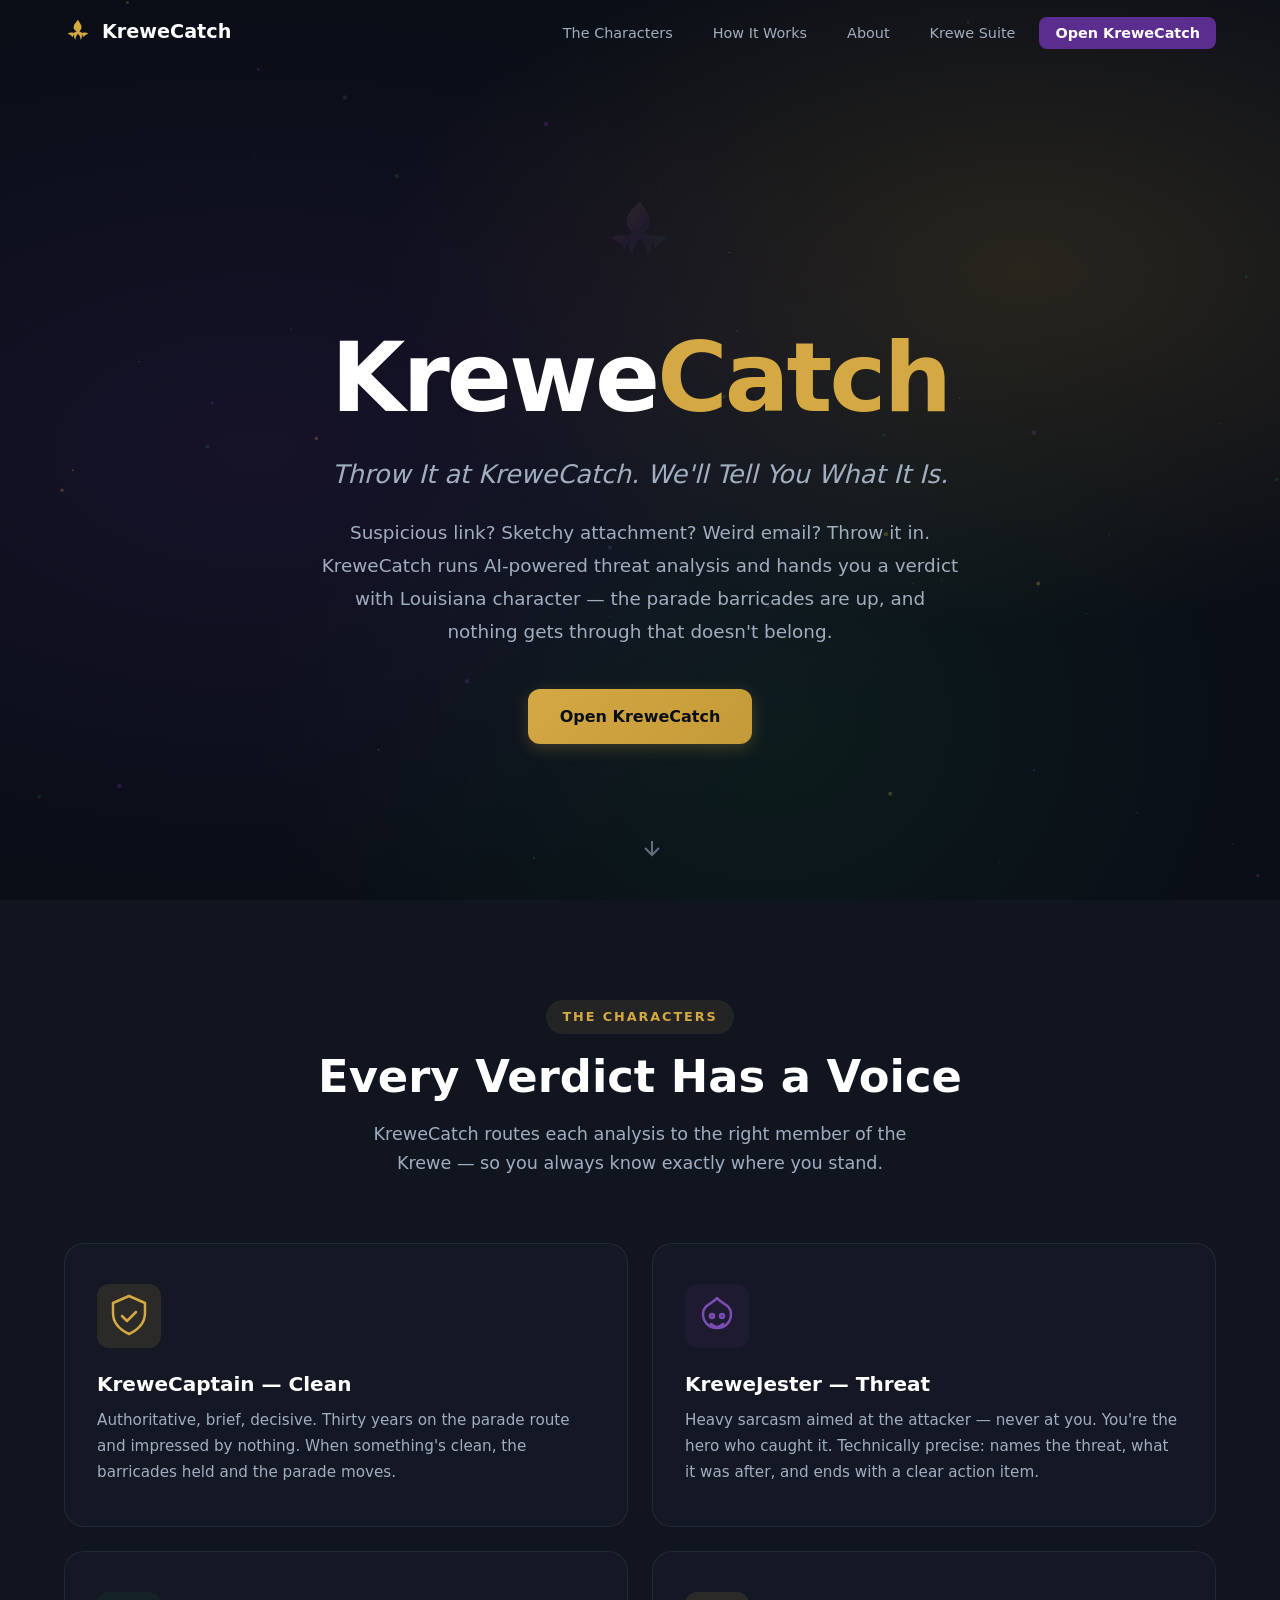
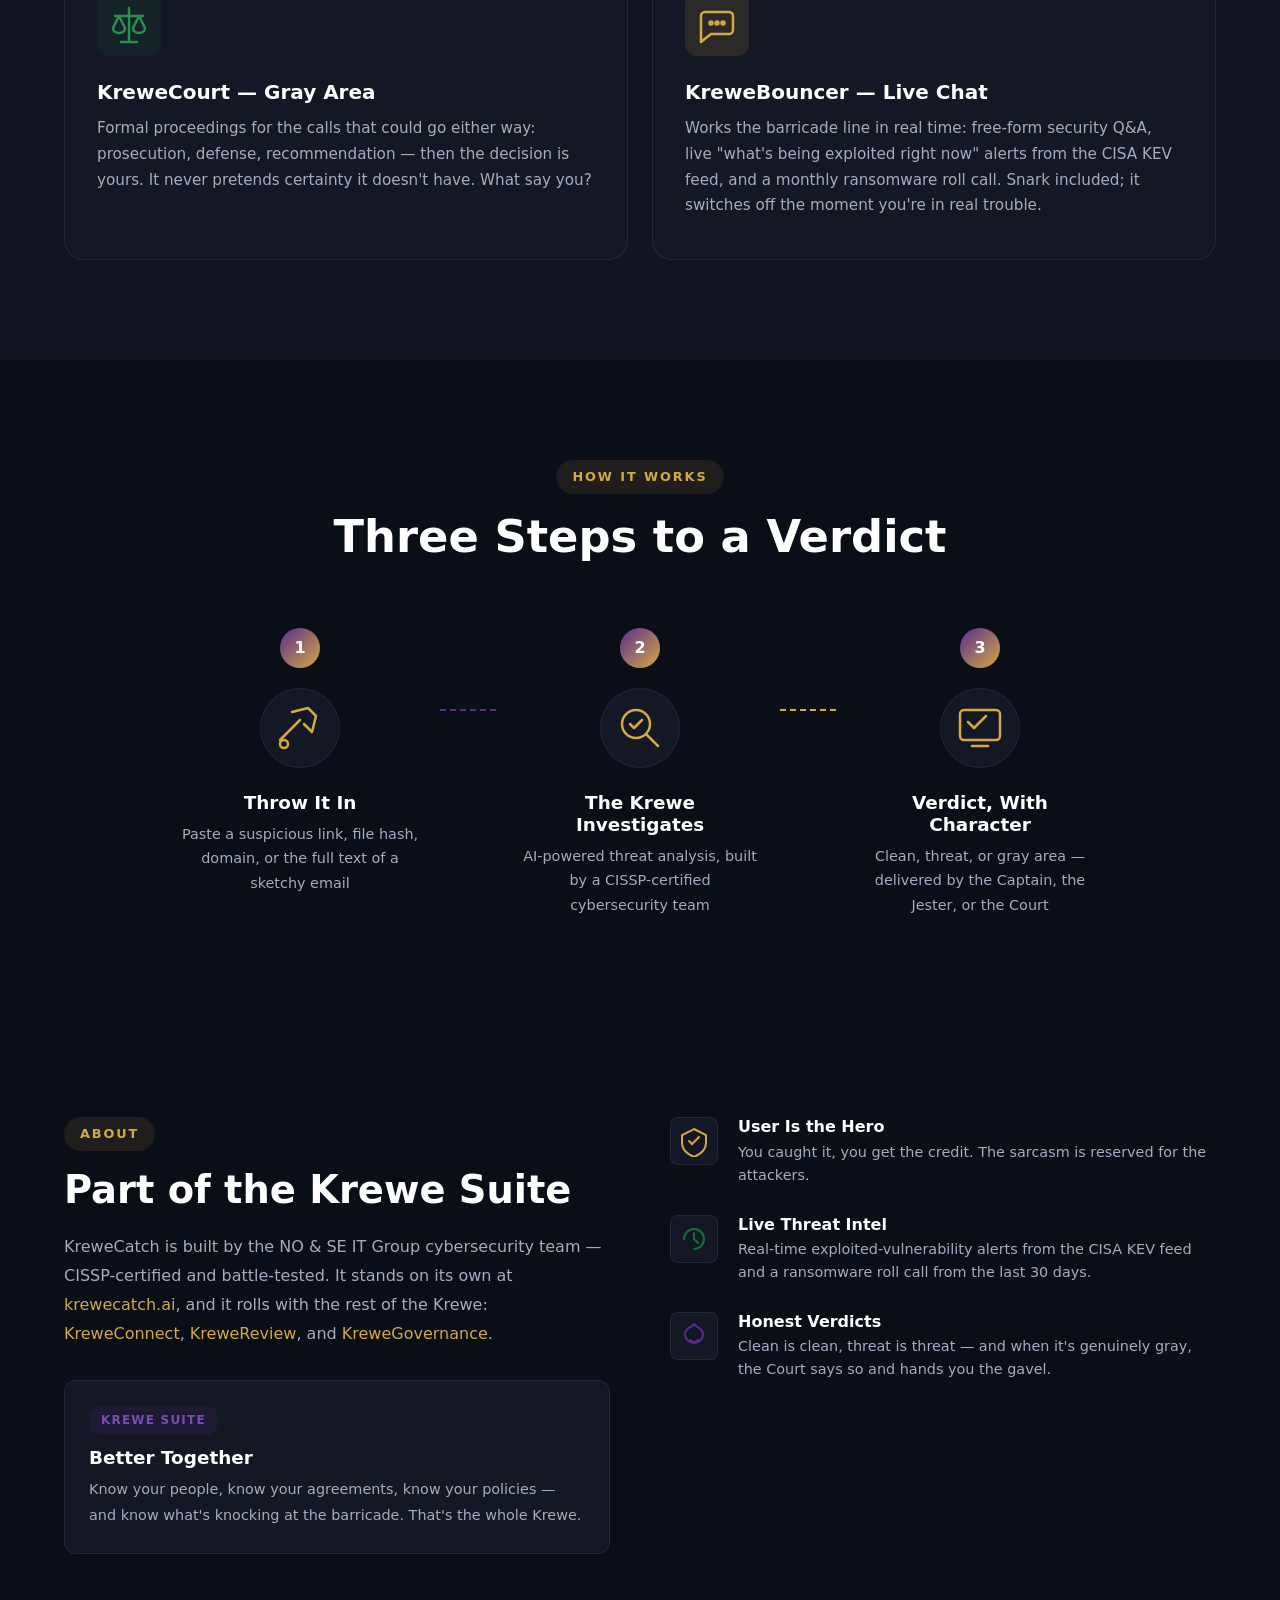
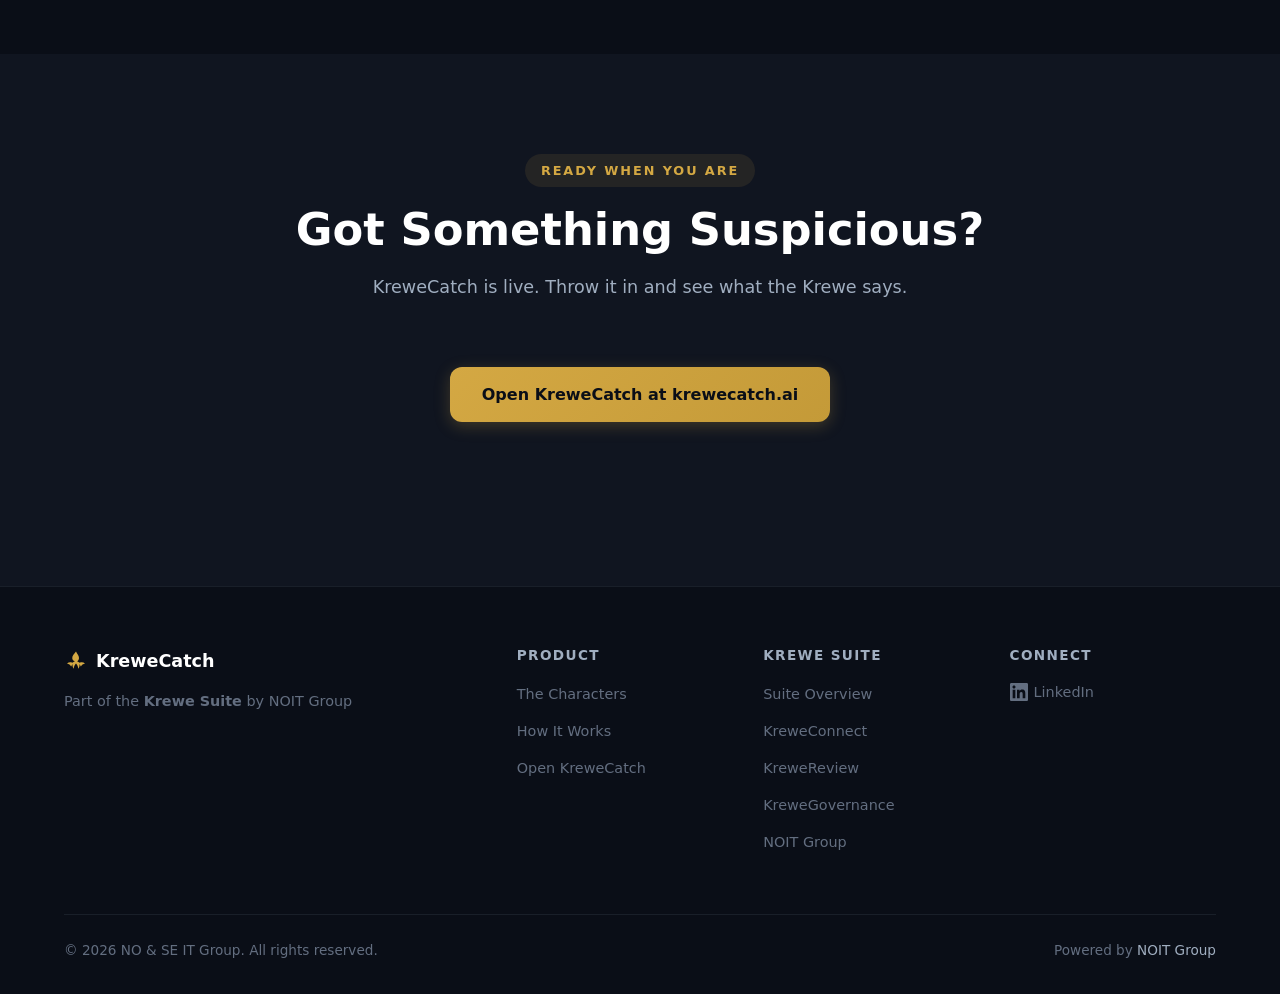
<file: krewecatch/index.html>
<!DOCTYPE html>
<html lang="en">
<head>
    <meta charset="UTF-8">
    <meta name="viewport" content="width=device-width, initial-scale=1.0">
    <title>KreweCatch — Throw It at KreweCatch. We'll Tell You What It Is. | NOIT Group</title>
    <meta name="description" content="KreweCatch is AI-powered threat analysis for suspicious links, files, domains, and emails — with verdicts from the Krewe's own characters. Live at krewecatch.ai. Built by NO & SE IT Group.">
    <meta name="theme-color" content="#0A0E17">
    <meta property="og:title" content="KreweCatch — Throw It at KreweCatch. We'll Tell You What It Is.">
    <meta property="og:description" content="AI-powered threat analysis for suspicious links, files, domains, and emails. Verdicts with Louisiana character.">
    <meta property="og:type" content="website">
    <meta property="og:url" content="https://krewesuite.noitgroup.com/krewecatch/">
    <link rel="stylesheet" href="css/styles.css">
</head>
<body>
    <!-- Navigation -->
    <nav class="nav" id="nav">
        <div class="nav-container">
            <a href="#hero" class="nav-logo">
                <svg class="nav-fleur" viewBox="0 0 32 32" width="28" height="28" aria-hidden="true">
                    <path d="M16 2c1.5 3 4 5.5 4 8.5 0 2-1 3.5-2.5 4.5l3.5 2c2.5-1 5-0.5 7 1-2.5 0.5-4.5 2-5.5 4l-2-3.5c0.5 2 0 4.5-1.5 6.5 0-3-1.5-5.5-3-7-1.5 1.5-3 4-3 7-1.5-2-2-4.5-1.5-6.5l-2 3.5c-1-2-3-3.5-5.5-4 2-1.5 4.5-2 7-1l3.5-2C12 14 11 12.5 11 10.5 11 7.5 13.5 5 16 2z" fill="currentColor"/>
                </svg>
                <span>KreweCatch</span>
            </a>
            <button class="nav-toggle" id="navToggle" aria-label="Toggle navigation" aria-expanded="false">
                <span></span><span></span><span></span>
            </button>
            <ul class="nav-links" id="navLinks">
                <li><a href="#features">The Characters</a></li>
                <li><a href="#how-it-works">How It Works</a></li>
                <li><a href="#about">About</a></li>
                <li><a href="/">Krewe Suite</a></li>
                <li><a href="https://krewecatch.ai/" class="nav-cta">Open KreweCatch</a></li>
            </ul>
        </div>
    </nav>

    <!-- Hero Section -->
    <section class="hero" id="hero">
        <canvas class="hero-canvas" id="heroCanvas" aria-hidden="true"></canvas>
        <div class="hero-gradient" aria-hidden="true"></div>
        <div class="container hero-content">
            <div class="hero-fleur" aria-hidden="true">
                <svg viewBox="0 0 120 140" width="80" height="93">
                    <path d="M60 8c5 10 15 19 15 30 0 7-3.5 12.5-9 16l12.5 7c9-3.5 18-1.5 25 3.5-9 2-16.5 7-20 14.5l-7-12.5c2 7.5 0 16-5.5 23 0-11-5.5-20-11-25-5.5 5-11 14-11 25-5.5-7-7.5-15.5-5.5-23l-7 12.5c-3.5-7.5-11-12.5-20-14.5 7-5 16-7 25-3.5L49 54c-5.5-3.5-9-9-9-16C40 27 50 18 60 8z" fill="url(#fleurGrad)" opacity="0.15"/>
                    <defs>
                        <linearGradient id="fleurGrad" x1="0%" y1="0%" x2="100%" y2="100%">
                            <stop offset="0%" stop-color="#D4A843"/>
                            <stop offset="50%" stop-color="#5B2D8E"/>
                            <stop offset="100%" stop-color="#1B6B3A"/>
                        </linearGradient>
                    </defs>
                </svg>
            </div>
            <h1 class="hero-title animate-in">
                <span class="hero-title-krewe">Krewe</span><span class="hero-title-accent">Catch</span>
            </h1>
            <p class="hero-tagline animate-in delay-1">Throw It at KreweCatch. We'll Tell You What It Is.</p>
            <p class="hero-statement animate-in delay-2">Suspicious link? Sketchy attachment? Weird email? Throw it in. KreweCatch runs AI-powered threat analysis and hands you a verdict with Louisiana character — the parade barricades are up, and nothing gets through that doesn't belong.</p>
            <a href="https://krewecatch.ai/" class="btn btn-primary hero-cta animate-in delay-3">Open KreweCatch</a>
        </div>
        <div class="hero-scroll-hint animate-in delay-3" aria-hidden="true">
            <svg width="24" height="24" viewBox="0 0 24 24" fill="none" stroke="currentColor" stroke-width="2">
                <path d="M12 5v14M5 12l7 7 7-7"/>
            </svg>
        </div>
    </section>

    <!-- Characters / Features Section -->
    <section class="section features" id="features">
        <div class="container">
            <div class="section-header reveal">
                <span class="section-label">The Characters</span>
                <h2>Every Verdict Has a Voice</h2>
                <p class="section-subtitle">KreweCatch routes each analysis to the right member of the Krewe — so you always know exactly where you stand.</p>
            </div>
            <div class="features-grid">
                <div class="feature-card reveal">
                    <div class="feature-icon feature-icon--gold">
                        <svg viewBox="0 0 48 48" width="48" height="48" fill="none" stroke="currentColor" stroke-width="2.5" stroke-linecap="round" stroke-linejoin="round">
                            <path d="M24 4l16 7v10c0 9-6.5 16.5-16 21-9.5-4.5-16-12-16-21V11l16-7z"/>
                            <path d="M17 24l5 5 9-9"/>
                        </svg>
                    </div>
                    <h3>KreweCaptain — Clean</h3>
                    <p>Authoritative, brief, decisive. Thirty years on the parade route and impressed by nothing. When something's clean, the barricades held and the parade moves.</p>
                </div>
                <div class="feature-card reveal">
                    <div class="feature-icon feature-icon--purple">
                        <svg viewBox="0 0 48 48" width="48" height="48" fill="none" stroke="currentColor" stroke-width="2.5" stroke-linecap="round" stroke-linejoin="round">
                            <path d="M24 6c-4 6-14 6-14 16 0 8 6 14 14 14s14-6 14-14c0-10-10-10-14-16z"/>
                            <circle cx="19" cy="24" r="2"/>
                            <circle cx="29" cy="24" r="2"/>
                            <path d="M18 32c2 2 4 3 6 3s4-1 6-3"/>
                        </svg>
                    </div>
                    <h3>KreweJester — Threat</h3>
                    <p>Heavy sarcasm aimed at the attacker — never at you. You're the hero who caught it. Technically precise: names the threat, what it was after, and ends with a clear action item.</p>
                </div>
                <div class="feature-card reveal">
                    <div class="feature-icon feature-icon--green">
                        <svg viewBox="0 0 48 48" width="48" height="48" fill="none" stroke="currentColor" stroke-width="2.5" stroke-linecap="round" stroke-linejoin="round">
                            <path d="M24 8v32"/>
                            <path d="M10 16h28"/>
                            <path d="M14 16l-6 12c0 3 2.5 5 6 5s6-2 6-5l-6-12z"/>
                            <path d="M34 16l-6 12c0 3 2.5 5 6 5s6-2 6-5l-6-12z"/>
                            <path d="M16 42h16"/>
                        </svg>
                    </div>
                    <h3>KreweCourt — Gray Area</h3>
                    <p>Formal proceedings for the calls that could go either way: prosecution, defense, recommendation — then the decision is yours. It never pretends certainty it doesn't have. What say you?</p>
                </div>
                <div class="feature-card reveal">
                    <div class="feature-icon feature-icon--gold">
                        <svg viewBox="0 0 48 48" width="48" height="48" fill="none" stroke="currentColor" stroke-width="2.5" stroke-linecap="round" stroke-linejoin="round">
                            <path d="M8 36V16a4 4 0 014-4h24a4 4 0 014 4v14a4 4 0 01-4 4H18l-10 8z"/>
                            <circle cx="18" cy="23" r="1.5"/>
                            <circle cx="24" cy="23" r="1.5"/>
                            <circle cx="30" cy="23" r="1.5"/>
                        </svg>
                    </div>
                    <h3>KreweBouncer — Live Chat</h3>
                    <p>Works the barricade line in real time: free-form security Q&amp;A, live "what's being exploited right now" alerts from the CISA KEV feed, and a monthly ransomware roll call. Snark included; it switches off the moment you're in real trouble.</p>
                </div>
            </div>
        </div>
    </section>

    <!-- How It Works Section -->
    <section class="section how-it-works" id="how-it-works">
        <div class="container">
            <div class="section-header reveal">
                <span class="section-label">How It Works</span>
                <h2>Three Steps to a Verdict</h2>
            </div>
            <div class="steps">
                <div class="step reveal">
                    <div class="step-number">1</div>
                    <div class="step-icon">
                        <svg viewBox="0 0 56 56" width="56" height="56" fill="none" stroke="currentColor" stroke-width="2.5" stroke-linecap="round" stroke-linejoin="round">
                            <path d="M8 40l20-20"/>
                            <path d="M20 12l16-4 8 8-4 16-8-8"/>
                            <circle cx="12" cy="44" r="4"/>
                        </svg>
                    </div>
                    <h3>Throw It In</h3>
                    <p>Paste a suspicious link, file hash, domain, or the full text of a sketchy email</p>
                </div>
                <div class="step-connector reveal" aria-hidden="true">
                    <svg width="60" height="4" viewBox="0 0 60 4">
                        <line x1="0" y1="2" x2="60" y2="2" stroke="#5B2D8E" stroke-width="2" stroke-dasharray="6 4"/>
                    </svg>
                </div>
                <div class="step reveal">
                    <div class="step-number">2</div>
                    <div class="step-icon">
                        <svg viewBox="0 0 56 56" width="56" height="56" fill="none" stroke="currentColor" stroke-width="2.5" stroke-linecap="round" stroke-linejoin="round">
                            <circle cx="24" cy="24" r="14"/>
                            <path d="M34 34l12 12"/>
                            <path d="M18 24l4 4 8-8"/>
                        </svg>
                    </div>
                    <h3>The Krewe Investigates</h3>
                    <p>AI-powered threat analysis, built by a CISSP-certified cybersecurity team</p>
                </div>
                <div class="step-connector reveal" aria-hidden="true">
                    <svg width="60" height="4" viewBox="0 0 60 4">
                        <line x1="0" y1="2" x2="60" y2="2" stroke="#D4A843" stroke-width="2" stroke-dasharray="6 4"/>
                    </svg>
                </div>
                <div class="step reveal">
                    <div class="step-number">3</div>
                    <div class="step-icon">
                        <svg viewBox="0 0 56 56" width="56" height="56" fill="none" stroke="currentColor" stroke-width="2.5" stroke-linecap="round" stroke-linejoin="round">
                            <rect x="8" y="10" width="40" height="30" rx="4"/>
                            <path d="M16 22l6 6 12-12"/>
                            <path d="M20 46h16"/>
                        </svg>
                    </div>
                    <h3>Verdict, With Character</h3>
                    <p>Clean, threat, or gray area — delivered by the Captain, the Jester, or the Court</p>
                </div>
            </div>
        </div>
    </section>

    <!-- About Section -->
    <section class="section about" id="about">
        <div class="container">
            <div class="about-grid">
                <div class="about-content reveal">
                    <span class="section-label">About</span>
                    <h2>Part of the Krewe Suite</h2>
                    <p>KreweCatch is built by the NO &amp; SE IT Group cybersecurity team — CISSP-certified and battle-tested. It stands on its own at <a href="https://krewecatch.ai/">krewecatch.ai</a>, and it rolls with the rest of the Krewe: <a href="/kreweconnect/">KreweConnect</a>, <a href="/krewereview/">KreweReview</a>, and <a href="/krewegovernance/">KreweGovernance</a>.</p>
                    <div class="about-suite-badge">
                        <div class="suite-badge">Krewe Suite</div>
                        <h3>Better Together</h3>
                        <p>Know your people, know your agreements, know your policies — and know what's knocking at the barricade. That's the whole Krewe.</p>
                    </div>
                </div>
                <div class="about-values reveal">
                    <div class="value-item">
                        <div class="value-icon">
                            <svg viewBox="0 0 32 32" width="32" height="32" fill="none" stroke="#D4A843" stroke-width="2" stroke-linecap="round">
                                <path d="M16 4l12 6v8c0 6-5 11-12 14C9 29 4 24 4 18v-8l12-6z"/>
                                <path d="M11 16l3 3 7-7"/>
                            </svg>
                        </div>
                        <div>
                            <h4>User Is the Hero</h4>
                            <p>You caught it, you get the credit. The sarcasm is reserved for the attackers.</p>
                        </div>
                    </div>
                    <div class="value-item">
                        <div class="value-icon">
                            <svg viewBox="0 0 32 32" width="32" height="32" fill="none" stroke="#1B6B3A" stroke-width="2" stroke-linecap="round">
                                <path d="M6 16c0-5.5 4.5-10 10-10s10 4.5 10 10-4.5 10-10 10"/>
                                <path d="M16 10v6l4 4"/>
                            </svg>
                        </div>
                        <div>
                            <h4>Live Threat Intel</h4>
                            <p>Real-time exploited-vulnerability alerts from the CISA KEV feed and a ransomware roll call from the last 30 days.</p>
                        </div>
                    </div>
                    <div class="value-item">
                        <div class="value-icon">
                            <svg viewBox="0 0 32 32" width="32" height="32" fill="none" stroke="#5B2D8E" stroke-width="2" stroke-linecap="round">
                                <path d="M16 4c-2.5 4-9 4-9 10 0 5 4 9 9 9s9-4 9-9c0-6-6.5-6-9-10z"/>
                                <path d="M12 20c1.5 1.5 2.5 2 4 2s2.5-.5 4-2"/>
                            </svg>
                        </div>
                        <div>
                            <h4>Honest Verdicts</h4>
                            <p>Clean is clean, threat is threat — and when it's genuinely gray, the Court says so and hands you the gavel.</p>
                        </div>
                    </div>
                </div>
            </div>
        </div>
    </section>

    <!-- CTA Section -->
    <section class="section contact" id="open">
        <div class="container">
            <div class="contact-wrapper">
                <div class="section-header reveal">
                    <span class="section-label">Ready When You Are</span>
                    <h2>Got Something Suspicious?</h2>
                    <p class="section-subtitle">KreweCatch is live. Throw it in and see what the Krewe says.</p>
                </div>
                <div class="section-header reveal" style="margin-top: 8px;">
                    <a href="https://krewecatch.ai/" class="btn btn-primary hero-cta">Open KreweCatch at krewecatch.ai</a>
                </div>
            </div>
        </div>
    </section>

    <!-- Footer -->
    <footer class="footer">
        <div class="container">
            <div class="footer-grid">
                <div class="footer-brand">
                    <div class="footer-logo">
                        <svg class="nav-fleur" viewBox="0 0 32 32" width="24" height="24" aria-hidden="true">
                            <path d="M16 2c1.5 3 4 5.5 4 8.5 0 2-1 3.5-2.5 4.5l3.5 2c2.5-1 5-0.5 7 1-2.5 0.5-4.5 2-5.5 4l-2-3.5c0.5 2 0 4.5-1.5 6.5 0-3-1.5-5.5-3-7-1.5 1.5-3 4-3 7-1.5-2-2-4.5-1.5-6.5l-2 3.5c-1-2-3-3.5-5.5-4 2-1.5 4.5-2 7-1l3.5-2C12 14 11 12.5 11 10.5 11 7.5 13.5 5 16 2z" fill="#D4A843"/>
                        </svg>
                        <span>KreweCatch</span>
                    </div>
                    <p>Part of the <strong>Krewe Suite</strong> by NOIT Group</p>
                </div>
                <div class="footer-links">
                    <h4>Product</h4>
                    <ul>
                        <li><a href="#features">The Characters</a></li>
                        <li><a href="#how-it-works">How It Works</a></li>
                        <li><a href="https://krewecatch.ai/">Open KreweCatch</a></li>
                    </ul>
                </div>
                <div class="footer-links">
                    <h4>Krewe Suite</h4>
                    <ul>
                        <li><a href="/">Suite Overview</a></li>
                        <li><a href="/kreweconnect/">KreweConnect</a></li>
                        <li><a href="/krewereview/">KreweReview</a></li>
                        <li><a href="/krewegovernance/">KreweGovernance</a></li>
                        <li><a href="https://noitgroup.com" target="_blank" rel="noopener">NOIT Group</a></li>
                    </ul>
                </div>
                <div class="footer-links">
                    <h4>Connect</h4>
                    <ul>
                        <li>
                            <a href="https://linkedin.com/company/noitgroup" target="_blank" rel="noopener" aria-label="LinkedIn">
                                <svg width="18" height="18" viewBox="0 0 24 24" fill="currentColor"><path d="M20.45 20.45h-3.56v-5.57c0-1.33-.02-3.04-1.85-3.04-1.85 0-2.14 1.45-2.14 2.94v5.67H9.34V9h3.41v1.56h.05c.48-.9 1.64-1.85 3.37-1.85 3.6 0 4.27 2.37 4.27 5.46v6.28zM5.34 7.43c-1.14 0-2.07-.93-2.07-2.07s.93-2.07 2.07-2.07 2.07.93 2.07 2.07-.93 2.07-2.07 2.07zM7.12 20.45H3.56V9h3.56v11.45zM22.22 0H1.77C.79 0 0 .77 0 1.72v20.56C0 23.23.79 24 1.77 24h20.45c.98 0 1.78-.77 1.78-1.72V1.72C24 .77 23.2 0 22.22 0z"/></svg>
                                LinkedIn
                            </a>
                        </li>
                    </ul>
                </div>
            </div>
            <div class="footer-bottom">
                <p>&copy; 2026 NO &amp; SE IT Group. All rights reserved.</p>
                <p>Powered by <a href="https://noitgroup.com" target="_blank" rel="noopener">NOIT Group</a></p>
            </div>
        </div>
    </footer>

    <script src="js/main.js"></script>
</body>
</html>
</file>
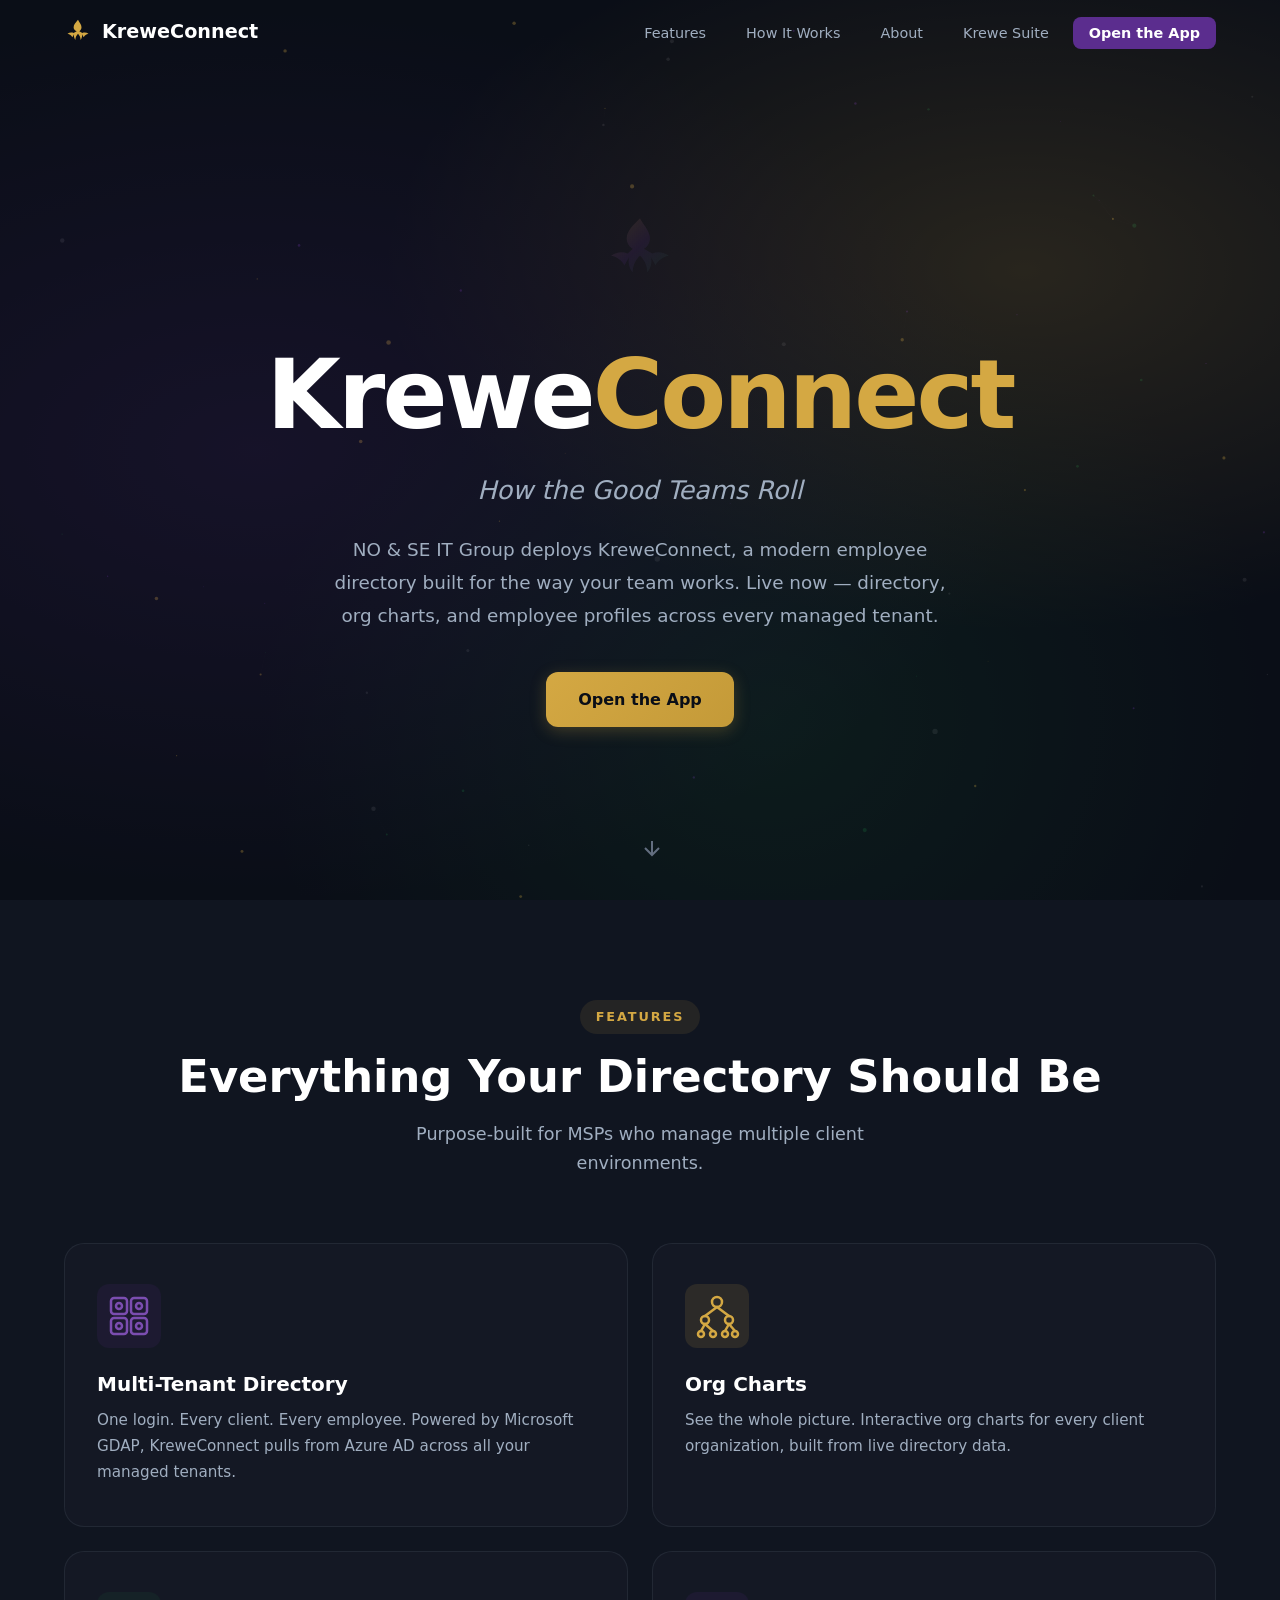
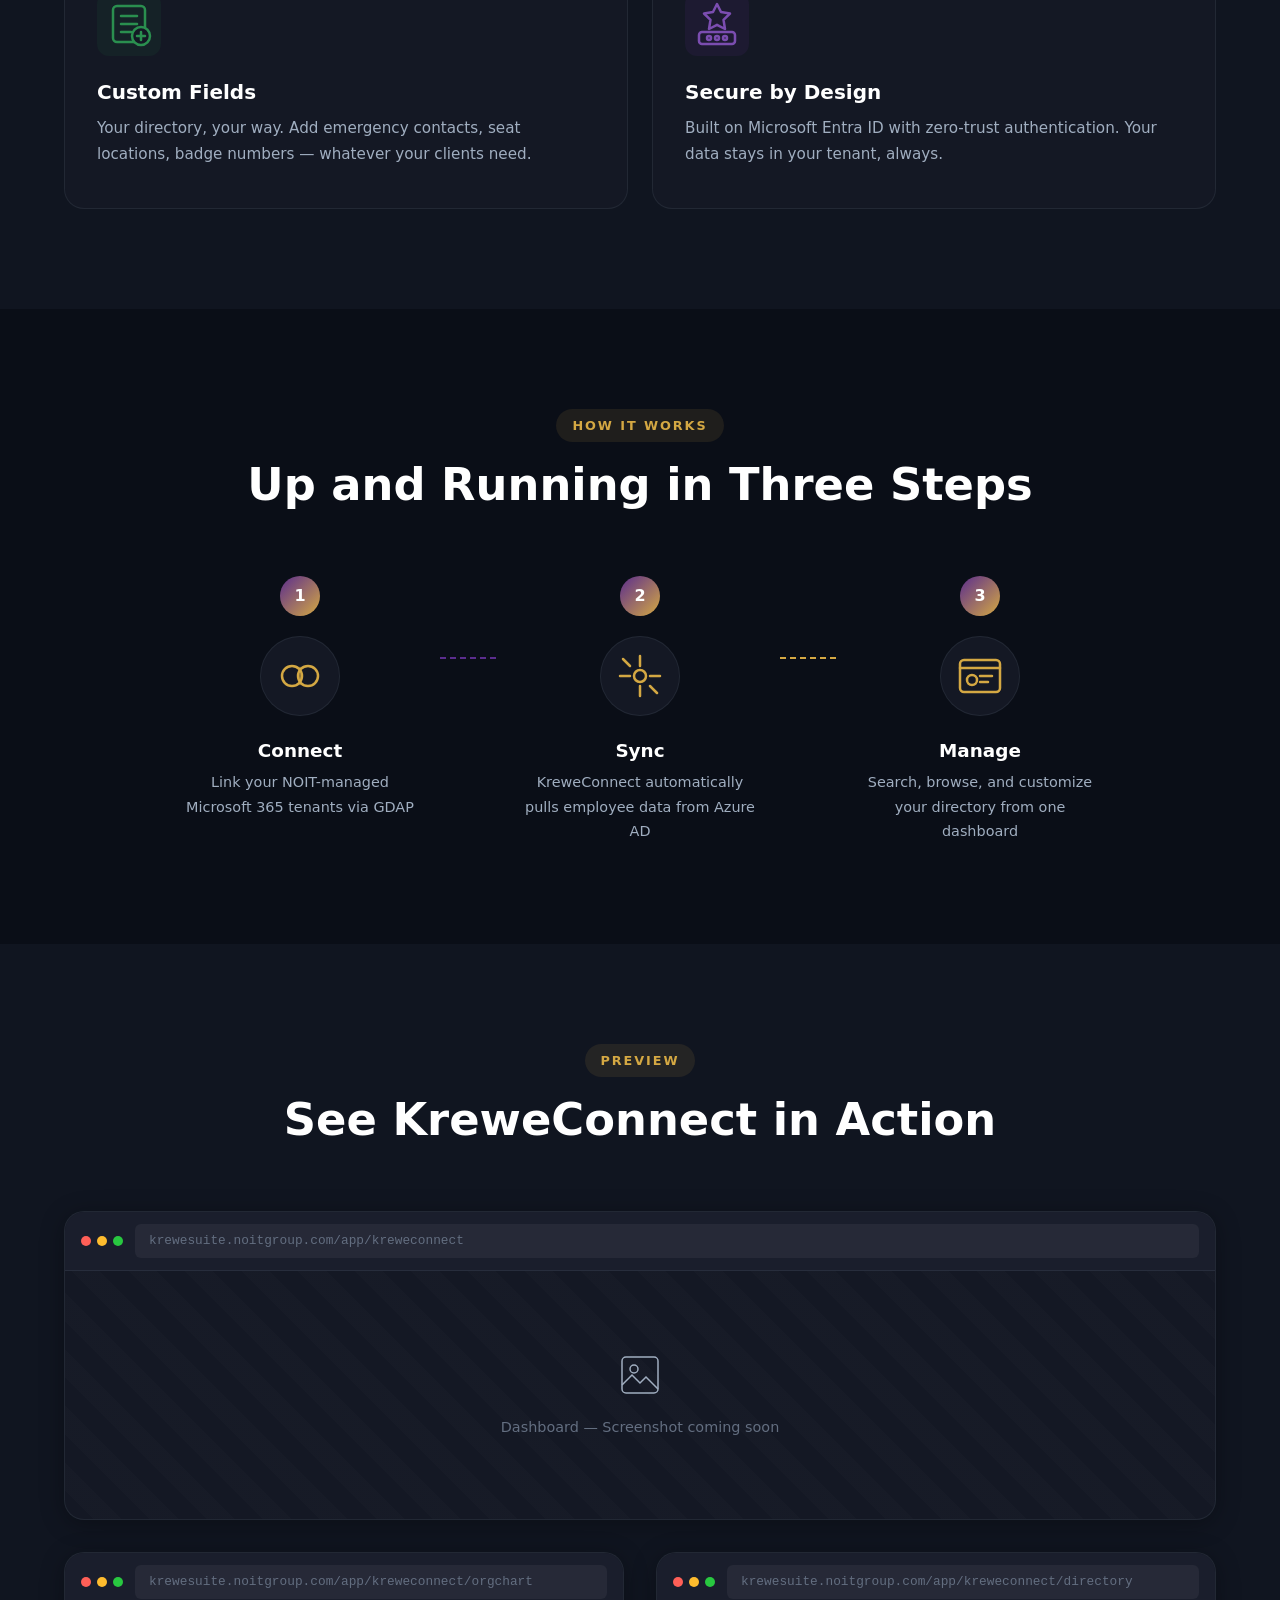
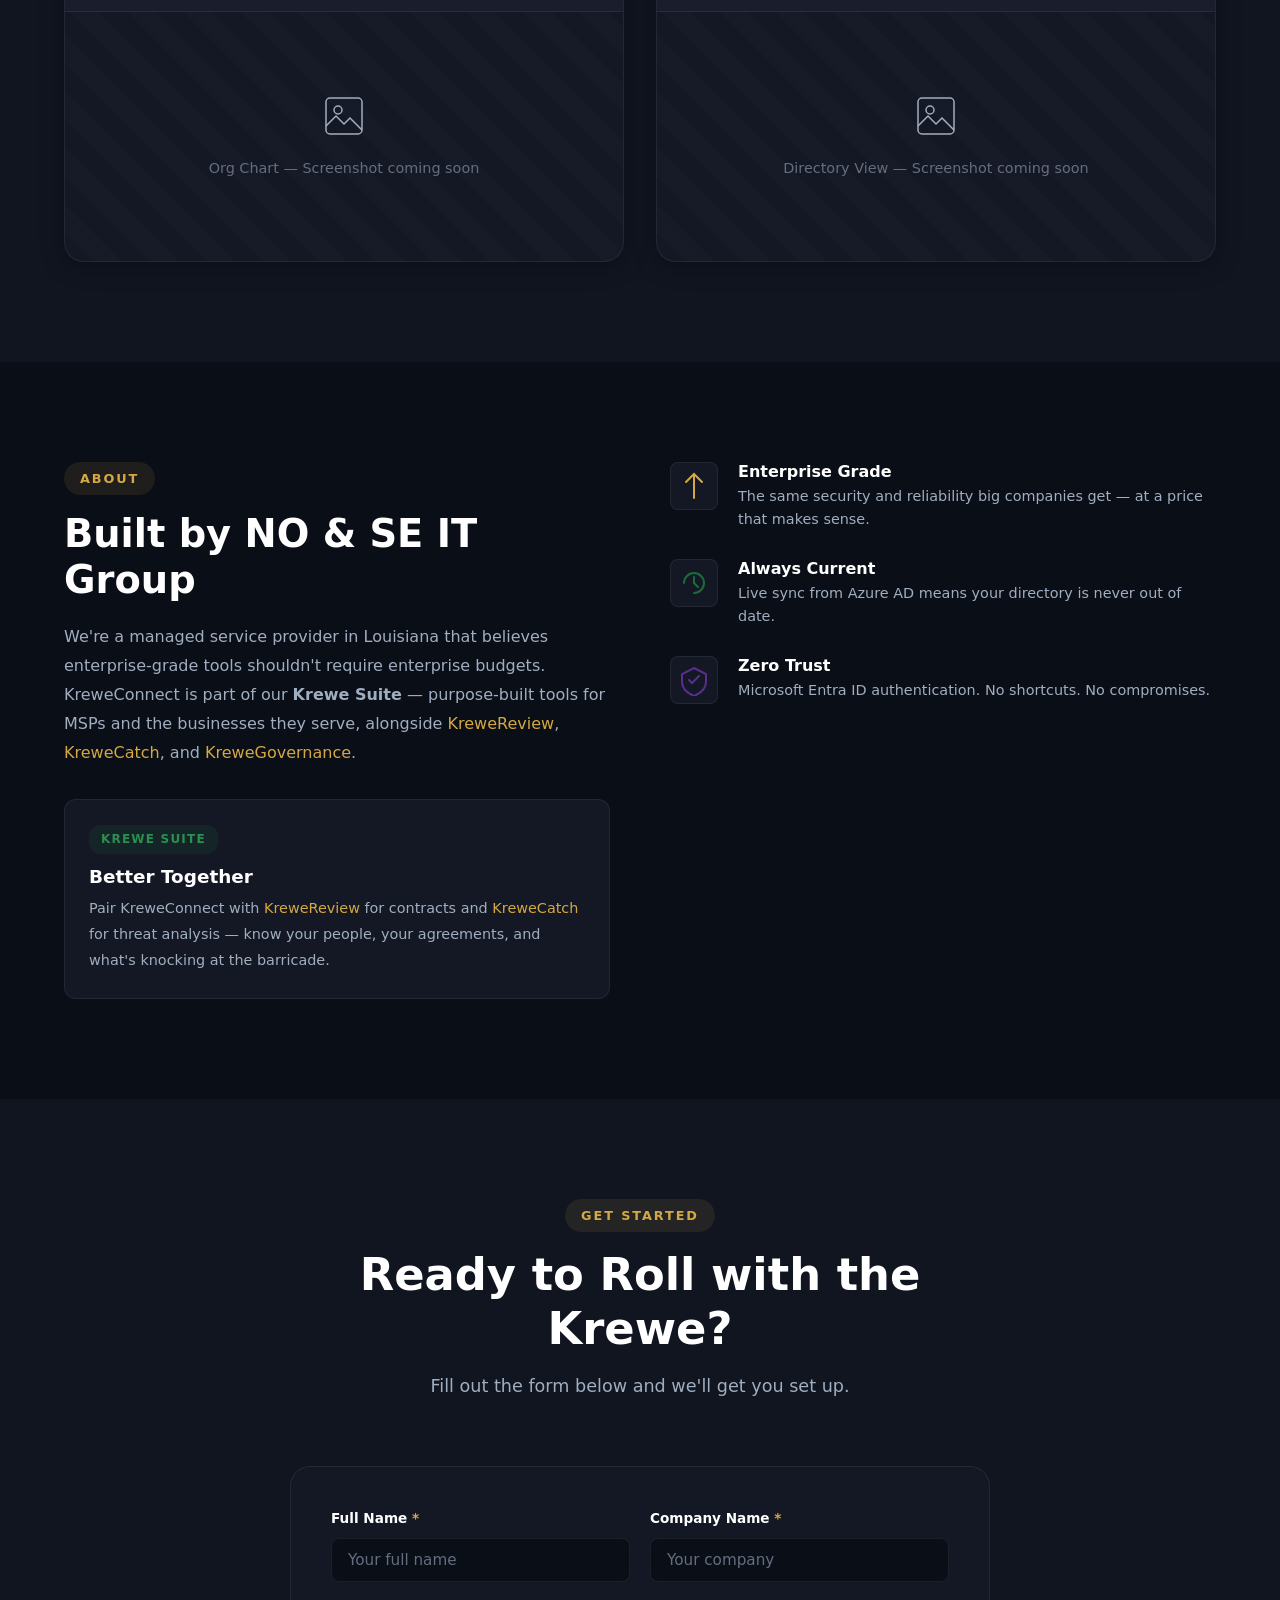
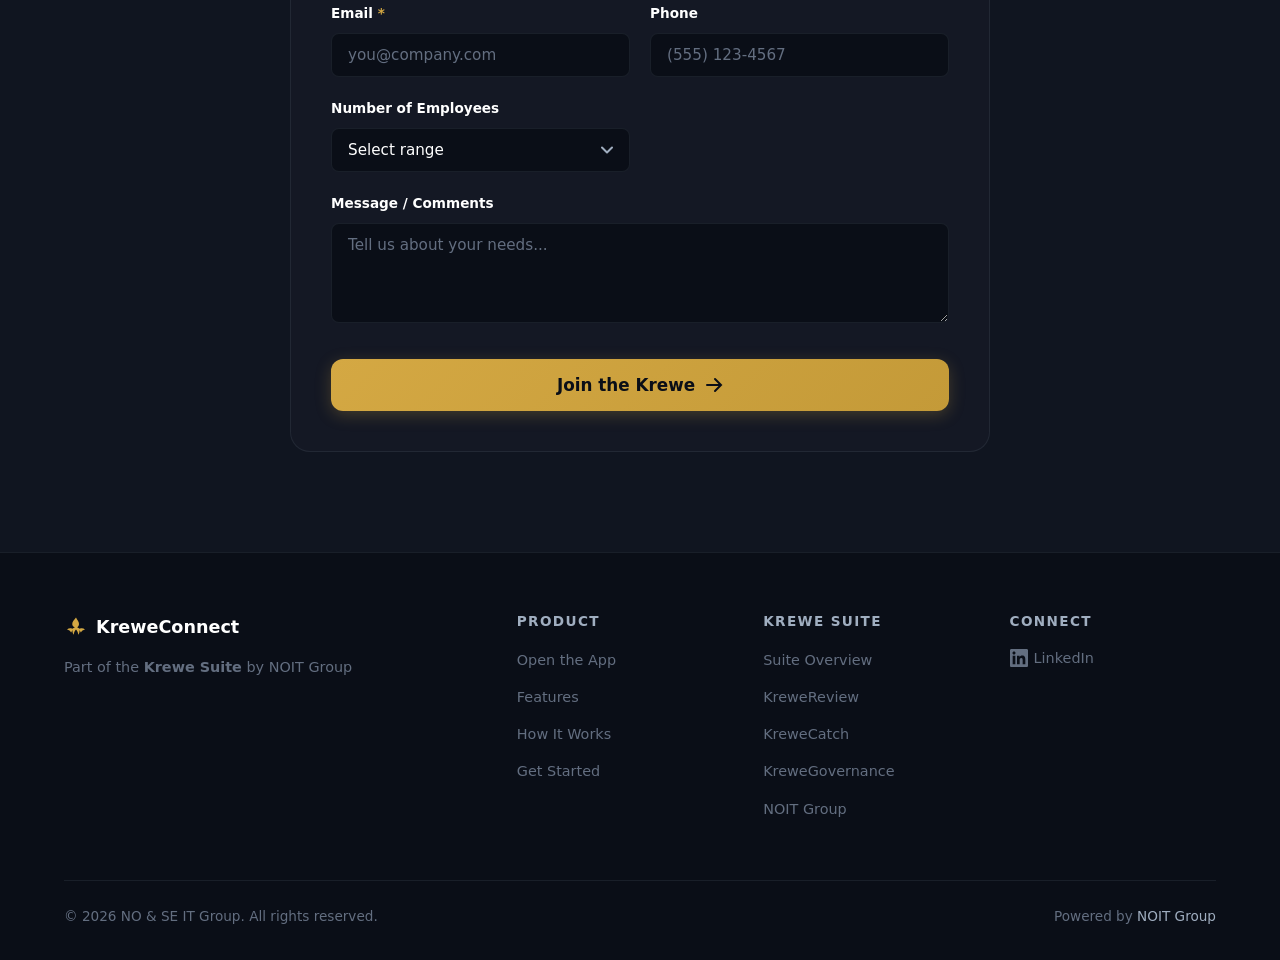
<file: kreweconnect/index.html>
<!DOCTYPE html>
<html lang="en">
<head>
    <meta charset="UTF-8">
    <meta name="viewport" content="width=device-width, initial-scale=1.0">
    <title>KreweConnect — How the Good Teams Roll | NOIT Group</title>
    <meta name="description" content="KreweConnect is a modern employee directory built for MSPs. Multi-tenant, secure, powered by Microsoft Entra ID. Built by NO & SE IT Group.">
    <meta name="theme-color" content="#0A0E17">
    <meta property="og:title" content="KreweConnect — How the Good Teams Roll">
    <meta property="og:description" content="A modern employee directory built for the way your team works. Multi-tenant. Secure. Purpose-built for MSPs.">
    <meta property="og:type" content="website">
    <meta property="og:url" content="https://krewesuite.noitgroup.com/kreweconnect/">
    <link rel="stylesheet" href="css/styles.css">
</head>
<body>
    <!-- Navigation -->
    <nav class="nav" id="nav">
        <div class="nav-container">
            <a href="#hero" class="nav-logo">
                <svg class="nav-fleur" viewBox="0 0 32 32" width="28" height="28" aria-hidden="true">
                    <path d="M16 2c1.5 3 4 5.5 4 8.5 0 2-1 3.5-2.5 4.5l3.5 2c2.5-1 5-0.5 7 1-2.5 0.5-4.5 2-5.5 4l-2-3.5c0.5 2 0 4.5-1.5 6.5 0-3-1.5-5.5-3-7-1.5 1.5-3 4-3 7-1.5-2-2-4.5-1.5-6.5l-2 3.5c-1-2-3-3.5-5.5-4 2-1.5 4.5-2 7-1l3.5-2C12 14 11 12.5 11 10.5 11 7.5 13.5 5 16 2z" fill="currentColor"/>
                </svg>
                <span>KreweConnect</span>
            </a>
            <button class="nav-toggle" id="navToggle" aria-label="Toggle navigation" aria-expanded="false">
                <span></span><span></span><span></span>
            </button>
            <ul class="nav-links" id="navLinks">
                <li><a href="#features">Features</a></li>
                <li><a href="#how-it-works">How It Works</a></li>
                <li><a href="#about">About</a></li>
                <li><a href="/">Krewe Suite</a></li>
                <li><a href="/app/kreweconnect/" class="nav-cta">Open the App</a></li>
            </ul>
        </div>
    </nav>

    <!-- Hero Section -->
    <section class="hero" id="hero">
        <canvas class="hero-canvas" id="heroCanvas" aria-hidden="true"></canvas>
        <div class="hero-gradient" aria-hidden="true"></div>
        <div class="container hero-content">
            <div class="hero-fleur" aria-hidden="true">
                <svg viewBox="0 0 120 140" width="80" height="93">
                    <path d="M60 8c5 10 15 19 15 30 0 7-3.5 12.5-9 16l12.5 7c9-3.5 18-1.5 25 3.5-9 2-16.5 7-20 14.5l-7-12.5c2 7.5 0 16-5.5 23 0-11-5.5-20-11-25-5.5 5-11 14-11 25-5.5-7-7.5-15.5-5.5-23l-7 12.5c-3.5-7.5-11-12.5-20-14.5 7-5 16-7 25-3.5L49 54c-5.5-3.5-9-9-9-16C40 27 50 18 60 8z" fill="url(#fleurGrad)" opacity="0.15"/>
                    <defs>
                        <linearGradient id="fleurGrad" x1="0%" y1="0%" x2="100%" y2="100%">
                            <stop offset="0%" stop-color="#D4A843"/>
                            <stop offset="50%" stop-color="#5B2D8E"/>
                            <stop offset="100%" stop-color="#1B6B3A"/>
                        </linearGradient>
                    </defs>
                </svg>
            </div>
            <h1 class="hero-title animate-in">
                <span class="hero-title-krewe">Krewe</span><span class="hero-title-connect">Connect</span>
            </h1>
            <p class="hero-tagline animate-in delay-1">How the Good Teams Roll</p>
            <p class="hero-statement animate-in delay-2">NO &amp; SE IT Group deploys KreweConnect, a modern employee directory built for the way your team works. Live now — directory, org charts, and employee profiles across every managed tenant.</p>
            <a href="/app/kreweconnect/" class="btn btn-primary hero-cta animate-in delay-3">Open the App</a>
        </div>
        <div class="hero-scroll-hint animate-in delay-3" aria-hidden="true">
            <svg width="24" height="24" viewBox="0 0 24 24" fill="none" stroke="currentColor" stroke-width="2">
                <path d="M12 5v14M5 12l7 7 7-7"/>
            </svg>
        </div>
    </section>

    <!-- Features Section -->
    <section class="section features" id="features">
        <div class="container">
            <div class="section-header reveal">
                <span class="section-label">Features</span>
                <h2>Everything Your Directory Should Be</h2>
                <p class="section-subtitle">Purpose-built for MSPs who manage multiple client environments.</p>
            </div>
            <div class="features-grid">
                <div class="feature-card reveal">
                    <div class="feature-icon feature-icon--purple">
                        <svg viewBox="0 0 48 48" width="48" height="48" fill="none" stroke="currentColor" stroke-width="2.5" stroke-linecap="round" stroke-linejoin="round">
                            <rect x="6" y="6" width="16" height="16" rx="3"/>
                            <rect x="26" y="6" width="16" height="16" rx="3"/>
                            <rect x="6" y="26" width="16" height="16" rx="3"/>
                            <rect x="26" y="26" width="16" height="16" rx="3"/>
                            <circle cx="14" cy="14" r="3"/>
                            <circle cx="34" cy="14" r="3"/>
                            <circle cx="14" cy="34" r="3"/>
                            <circle cx="34" cy="34" r="3"/>
                        </svg>
                    </div>
                    <h3>Multi-Tenant Directory</h3>
                    <p>One login. Every client. Every employee. Powered by Microsoft GDAP, KreweConnect pulls from Azure AD across all your managed tenants.</p>
                </div>
                <div class="feature-card reveal">
                    <div class="feature-icon feature-icon--gold">
                        <svg viewBox="0 0 48 48" width="48" height="48" fill="none" stroke="currentColor" stroke-width="2.5" stroke-linecap="round" stroke-linejoin="round">
                            <circle cx="24" cy="10" r="5"/>
                            <circle cx="12" cy="28" r="4"/>
                            <circle cx="36" cy="28" r="4"/>
                            <circle cx="8" cy="42" r="3"/>
                            <circle cx="20" cy="42" r="3"/>
                            <circle cx="32" cy="42" r="3"/>
                            <circle cx="42" cy="42" r="3"/>
                            <line x1="24" y1="15" x2="12" y2="24"/>
                            <line x1="24" y1="15" x2="36" y2="24"/>
                            <line x1="12" y1="32" x2="8" y2="39"/>
                            <line x1="12" y1="32" x2="20" y2="39"/>
                            <line x1="36" y1="32" x2="32" y2="39"/>
                            <line x1="36" y1="32" x2="42" y2="39"/>
                        </svg>
                    </div>
                    <h3>Org Charts</h3>
                    <p>See the whole picture. Interactive org charts for every client organization, built from live directory data.</p>
                </div>
                <div class="feature-card reveal">
                    <div class="feature-icon feature-icon--green">
                        <svg viewBox="0 0 48 48" width="48" height="48" fill="none" stroke="currentColor" stroke-width="2.5" stroke-linecap="round" stroke-linejoin="round">
                            <rect x="8" y="6" width="32" height="36" rx="4"/>
                            <line x1="16" y1="16" x2="32" y2="16"/>
                            <line x1="16" y1="24" x2="32" y2="24"/>
                            <line x1="16" y1="32" x2="26" y2="32"/>
                            <circle cx="36" cy="36" r="9" fill="#141824" stroke="currentColor"/>
                            <line x1="36" y1="32" x2="36" y2="40"/>
                            <line x1="32" y1="36" x2="40" y2="36"/>
                        </svg>
                    </div>
                    <h3>Custom Fields</h3>
                    <p>Your directory, your way. Add emergency contacts, seat locations, badge numbers — whatever your clients need.</p>
                </div>
                <div class="feature-card reveal">
                    <div class="feature-icon feature-icon--purple">
                        <svg viewBox="0 0 48 48" width="48" height="48" fill="none" stroke="currentColor" stroke-width="2.5" stroke-linecap="round" stroke-linejoin="round">
                            <path d="M24 4L28 12L37 13.5L30.5 19.8L32 29L24 24.8L16 29L17.5 19.8L11 13.5L20 12Z"/>
                            <rect x="6" y="32" width="36" height="12" rx="3"/>
                            <circle cx="16" cy="38" r="2"/>
                            <circle cx="24" cy="38" r="2"/>
                            <circle cx="32" cy="38" r="2"/>
                        </svg>
                    </div>
                    <h3>Secure by Design</h3>
                    <p>Built on Microsoft Entra ID with zero-trust authentication. Your data stays in your tenant, always.</p>
                </div>
            </div>
        </div>
    </section>

    <!-- How It Works Section -->
    <section class="section how-it-works" id="how-it-works">
        <div class="container">
            <div class="section-header reveal">
                <span class="section-label">How It Works</span>
                <h2>Up and Running in Three Steps</h2>
            </div>
            <div class="steps">
                <div class="step reveal">
                    <div class="step-number">1</div>
                    <div class="step-icon">
                        <svg viewBox="0 0 56 56" width="56" height="56" fill="none" stroke="currentColor" stroke-width="2.5" stroke-linecap="round" stroke-linejoin="round">
                            <circle cx="20" cy="28" r="10"/>
                            <circle cx="36" cy="28" r="10"/>
                            <path d="M28 20v16" opacity="0.5"/>
                        </svg>
                    </div>
                    <h3>Connect</h3>
                    <p>Link your NOIT-managed Microsoft 365 tenants via GDAP</p>
                </div>
                <div class="step-connector reveal" aria-hidden="true">
                    <svg width="60" height="4" viewBox="0 0 60 4">
                        <line x1="0" y1="2" x2="60" y2="2" stroke="#5B2D8E" stroke-width="2" stroke-dasharray="6 4"/>
                    </svg>
                </div>
                <div class="step reveal">
                    <div class="step-number">2</div>
                    <div class="step-icon">
                        <svg viewBox="0 0 56 56" width="56" height="56" fill="none" stroke="currentColor" stroke-width="2.5" stroke-linecap="round" stroke-linejoin="round">
                            <path d="M28 8v10"/>
                            <path d="M28 38v10"/>
                            <path d="M18 18l-7-7"/>
                            <path d="M45 45l-7-7"/>
                            <path d="M8 28h10"/>
                            <path d="M38 28h10"/>
                            <circle cx="28" cy="28" r="6"/>
                        </svg>
                    </div>
                    <h3>Sync</h3>
                    <p>KreweConnect automatically pulls employee data from Azure AD</p>
                </div>
                <div class="step-connector reveal" aria-hidden="true">
                    <svg width="60" height="4" viewBox="0 0 60 4">
                        <line x1="0" y1="2" x2="60" y2="2" stroke="#D4A843" stroke-width="2" stroke-dasharray="6 4"/>
                    </svg>
                </div>
                <div class="step reveal">
                    <div class="step-number">3</div>
                    <div class="step-icon">
                        <svg viewBox="0 0 56 56" width="56" height="56" fill="none" stroke="currentColor" stroke-width="2.5" stroke-linecap="round" stroke-linejoin="round">
                            <rect x="8" y="12" width="40" height="32" rx="4"/>
                            <line x1="8" y1="20" x2="48" y2="20"/>
                            <circle cx="20" cy="32" r="5"/>
                            <line x1="28" y1="28" x2="40" y2="28"/>
                            <line x1="28" y1="34" x2="36" y2="34"/>
                        </svg>
                    </div>
                    <h3>Manage</h3>
                    <p>Search, browse, and customize your directory from one dashboard</p>
                </div>
            </div>
        </div>
    </section>

    <!-- Screenshots Section -->
    <section class="section screenshots" id="screenshots">
        <div class="container">
            <div class="section-header reveal">
                <span class="section-label">Preview</span>
                <h2>See KreweConnect in Action</h2>
            </div>
            <div class="screenshots-grid">
                <div class="screenshot-mockup reveal">
                    <div class="browser-chrome">
                        <div class="browser-dots">
                            <span></span><span></span><span></span>
                        </div>
                        <div class="browser-bar">krewesuite.noitgroup.com/app/kreweconnect</div>
                    </div>
                    <div class="screenshot-placeholder">
                        <svg width="48" height="48" viewBox="0 0 48 48" fill="none" stroke="#A0AEC0" stroke-width="1.5">
                            <rect x="6" y="6" width="36" height="36" rx="4"/>
                            <circle cx="18" cy="18" r="4"/>
                            <path d="M6 34l10-10 8 8 6-6 12 12"/>
                        </svg>
                        <span>Dashboard — Screenshot coming soon</span>
                    </div>
                </div>
                <div class="screenshot-mockup screenshot-mockup--small reveal">
                    <div class="browser-chrome">
                        <div class="browser-dots">
                            <span></span><span></span><span></span>
                        </div>
                        <div class="browser-bar">krewesuite.noitgroup.com/app/kreweconnect/orgchart</div>
                    </div>
                    <div class="screenshot-placeholder">
                        <svg width="48" height="48" viewBox="0 0 48 48" fill="none" stroke="#A0AEC0" stroke-width="1.5">
                            <rect x="6" y="6" width="36" height="36" rx="4"/>
                            <circle cx="18" cy="18" r="4"/>
                            <path d="M6 34l10-10 8 8 6-6 12 12"/>
                        </svg>
                        <span>Org Chart — Screenshot coming soon</span>
                    </div>
                </div>
                <div class="screenshot-mockup screenshot-mockup--small reveal">
                    <div class="browser-chrome">
                        <div class="browser-dots">
                            <span></span><span></span><span></span>
                        </div>
                        <div class="browser-bar">krewesuite.noitgroup.com/app/kreweconnect/directory</div>
                    </div>
                    <div class="screenshot-placeholder">
                        <svg width="48" height="48" viewBox="0 0 48 48" fill="none" stroke="#A0AEC0" stroke-width="1.5">
                            <rect x="6" y="6" width="36" height="36" rx="4"/>
                            <circle cx="18" cy="18" r="4"/>
                            <path d="M6 34l10-10 8 8 6-6 12 12"/>
                        </svg>
                        <span>Directory View — Screenshot coming soon</span>
                    </div>
                </div>
            </div>
        </div>
    </section>

    <!-- About Section -->
    <section class="section about" id="about">
        <div class="container">
            <div class="about-grid">
                <div class="about-content reveal">
                    <span class="section-label">About</span>
                    <h2>Built by NO &amp; SE IT Group</h2>
                    <p>We're a managed service provider in Louisiana that believes enterprise-grade tools shouldn't require enterprise budgets. KreweConnect is part of our <strong>Krewe Suite</strong> — purpose-built tools for MSPs and the businesses they serve, alongside <a href="/krewereview/">KreweReview</a>, <a href="/krewecatch/">KreweCatch</a>, and <a href="/krewegovernance/">KreweGovernance</a>.</p>
                    <div class="about-coming-soon">
                        <div class="coming-soon-badge">Krewe Suite</div>
                        <h3>Better Together</h3>
                        <p>Pair KreweConnect with <a href="/krewereview/">KreweReview</a> for contracts and <a href="/krewecatch/">KreweCatch</a> for threat analysis — know your people, your agreements, and what's knocking at the barricade.</p>
                    </div>
                </div>
                <div class="about-values reveal">
                    <div class="value-item">
                        <div class="value-icon">
                            <svg viewBox="0 0 32 32" width="32" height="32" fill="none" stroke="#D4A843" stroke-width="2" stroke-linecap="round">
                                <path d="M16 4v24M8 12l8-8 8 8"/>
                            </svg>
                        </div>
                        <div>
                            <h4>Enterprise Grade</h4>
                            <p>The same security and reliability big companies get — at a price that makes sense.</p>
                        </div>
                    </div>
                    <div class="value-item">
                        <div class="value-icon">
                            <svg viewBox="0 0 32 32" width="32" height="32" fill="none" stroke="#1B6B3A" stroke-width="2" stroke-linecap="round">
                                <path d="M6 16c0-5.5 4.5-10 10-10s10 4.5 10 10-4.5 10-10 10"/>
                                <path d="M16 10v6l4 4"/>
                            </svg>
                        </div>
                        <div>
                            <h4>Always Current</h4>
                            <p>Live sync from Azure AD means your directory is never out of date.</p>
                        </div>
                    </div>
                    <div class="value-item">
                        <div class="value-icon">
                            <svg viewBox="0 0 32 32" width="32" height="32" fill="none" stroke="#5B2D8E" stroke-width="2" stroke-linecap="round">
                                <path d="M16 4l12 6v8c0 6-5 11-12 14C9 29 4 24 4 18v-8l12-6z"/>
                                <path d="M11 16l3 3 7-7"/>
                            </svg>
                        </div>
                        <div>
                            <h4>Zero Trust</h4>
                            <p>Microsoft Entra ID authentication. No shortcuts. No compromises.</p>
                        </div>
                    </div>
                </div>
            </div>
        </div>
    </section>

    <!-- Contact Section -->
    <section class="section contact" id="contact">
        <div class="container">
            <div class="contact-wrapper">
                <div class="section-header reveal">
                    <span class="section-label">Get Started</span>
                    <h2>Ready to Roll with the Krewe?</h2>
                    <p class="section-subtitle">Fill out the form below and we'll get you set up.</p>
                </div>
                <form class="contact-form reveal" id="contactForm" novalidate>
                    <div class="form-row">
                        <div class="form-group">
                            <label for="fullName">Full Name <span class="required">*</span></label>
                            <input type="text" id="fullName" name="fullName" required placeholder="Your full name" autocomplete="name">
                        </div>
                        <div class="form-group">
                            <label for="company">Company Name <span class="required">*</span></label>
                            <input type="text" id="company" name="company" required placeholder="Your company" autocomplete="organization">
                        </div>
                    </div>
                    <div class="form-row">
                        <div class="form-group">
                            <label for="email">Email <span class="required">*</span></label>
                            <input type="email" id="email" name="email" required placeholder="you@company.com" autocomplete="email">
                        </div>
                        <div class="form-group">
                            <label for="phone">Phone</label>
                            <input type="tel" id="phone" name="phone" placeholder="(555) 123-4567" autocomplete="tel">
                        </div>
                    </div>
                    <div class="form-row">
                        <div class="form-group">
                            <label for="employees">Number of Employees</label>
                            <select id="employees" name="employees">
                                <option value="" disabled selected>Select range</option>
                                <option value="1-25">1–25</option>
                                <option value="26-50">26–50</option>
                                <option value="51-100">51–100</option>
                                <option value="100+">100+</option>
                            </select>
                        </div>
                    </div>
                    <div class="form-group">
                        <label for="message">Message / Comments</label>
                        <textarea id="message" name="message" rows="4" placeholder="Tell us about your needs..."></textarea>
                    </div>
                    <button type="submit" class="btn btn-primary btn-submit">
                        <span>Join the Krewe</span>
                        <svg width="20" height="20" viewBox="0 0 20 20" fill="none" stroke="currentColor" stroke-width="2" stroke-linecap="round">
                            <path d="M4 10h12M12 4l6 6-6 6"/>
                        </svg>
                    </button>
                </form>
                <div class="form-success" id="formSuccess" hidden>
                    <div class="success-icon">
                        <svg width="64" height="64" viewBox="0 0 64 64" fill="none">
                            <circle cx="32" cy="32" r="28" stroke="#1B6B3A" stroke-width="3"/>
                            <path d="M20 32l8 8 16-16" stroke="#1B6B3A" stroke-width="3" stroke-linecap="round" stroke-linejoin="round"/>
                        </svg>
                    </div>
                    <h3>Thanks! We'll be in touch soon.</h3>
                    <p>A member of the NOIT Group team will reach out to get you rolling.</p>
                </div>
            </div>
        </div>
    </section>

    <!-- Footer -->
    <footer class="footer">
        <div class="container">
            <div class="footer-grid">
                <div class="footer-brand">
                    <div class="footer-logo">
                        <svg class="nav-fleur" viewBox="0 0 32 32" width="24" height="24" aria-hidden="true">
                            <path d="M16 2c1.5 3 4 5.5 4 8.5 0 2-1 3.5-2.5 4.5l3.5 2c2.5-1 5-0.5 7 1-2.5 0.5-4.5 2-5.5 4l-2-3.5c0.5 2 0 4.5-1.5 6.5 0-3-1.5-5.5-3-7-1.5 1.5-3 4-3 7-1.5-2-2-4.5-1.5-6.5l-2 3.5c-1-2-3-3.5-5.5-4 2-1.5 4.5-2 7-1l3.5-2C12 14 11 12.5 11 10.5 11 7.5 13.5 5 16 2z" fill="#D4A843"/>
                        </svg>
                        <span>KreweConnect</span>
                    </div>
                    <p>Part of the <strong>Krewe Suite</strong> by NOIT Group</p>
                </div>
                <div class="footer-links">
                    <h4>Product</h4>
                    <ul>
                        <li><a href="/app/kreweconnect/">Open the App</a></li>
                        <li><a href="#features">Features</a></li>
                        <li><a href="#how-it-works">How It Works</a></li>
                        <li><a href="#contact">Get Started</a></li>
                    </ul>
                </div>
                <div class="footer-links">
                    <h4>Krewe Suite</h4>
                    <ul>
                        <li><a href="/">Suite Overview</a></li>
                        <li><a href="/krewereview/">KreweReview</a></li>
                        <li><a href="/krewecatch/">KreweCatch</a></li>
                        <li><a href="/krewegovernance/">KreweGovernance</a></li>
                        <li><a href="https://noitgroup.com" target="_blank" rel="noopener">NOIT Group</a></li>
                    </ul>
                </div>
                <div class="footer-links">
                    <h4>Connect</h4>
                    <ul>
                        <li>
                            <a href="https://linkedin.com/company/noitgroup" target="_blank" rel="noopener" aria-label="LinkedIn">
                                <svg width="18" height="18" viewBox="0 0 24 24" fill="currentColor"><path d="M20.45 20.45h-3.56v-5.57c0-1.33-.02-3.04-1.85-3.04-1.85 0-2.14 1.45-2.14 2.94v5.67H9.34V9h3.41v1.56h.05c.48-.9 1.64-1.85 3.37-1.85 3.6 0 4.27 2.37 4.27 5.46v6.28zM5.34 7.43c-1.14 0-2.07-.93-2.07-2.07s.93-2.07 2.07-2.07 2.07.93 2.07 2.07-.93 2.07-2.07 2.07zM7.12 20.45H3.56V9h3.56v11.45zM22.22 0H1.77C.79 0 0 .77 0 1.72v20.56C0 23.23.79 24 1.77 24h20.45c.98 0 1.78-.77 1.78-1.72V1.72C24 .77 23.2 0 22.22 0z"/></svg>
                                LinkedIn
                            </a>
                        </li>
                    </ul>
                </div>
            </div>
            <div class="footer-bottom">
                <p>&copy; 2026 NO &amp; SE IT Group. All rights reserved.</p>
                <p>Powered by <a href="https://noitgroup.com" target="_blank" rel="noopener">NOIT Group</a></p>
            </div>
        </div>
    </footer>

    <script src="js/main.js"></script>
</body>
</html>
</file>
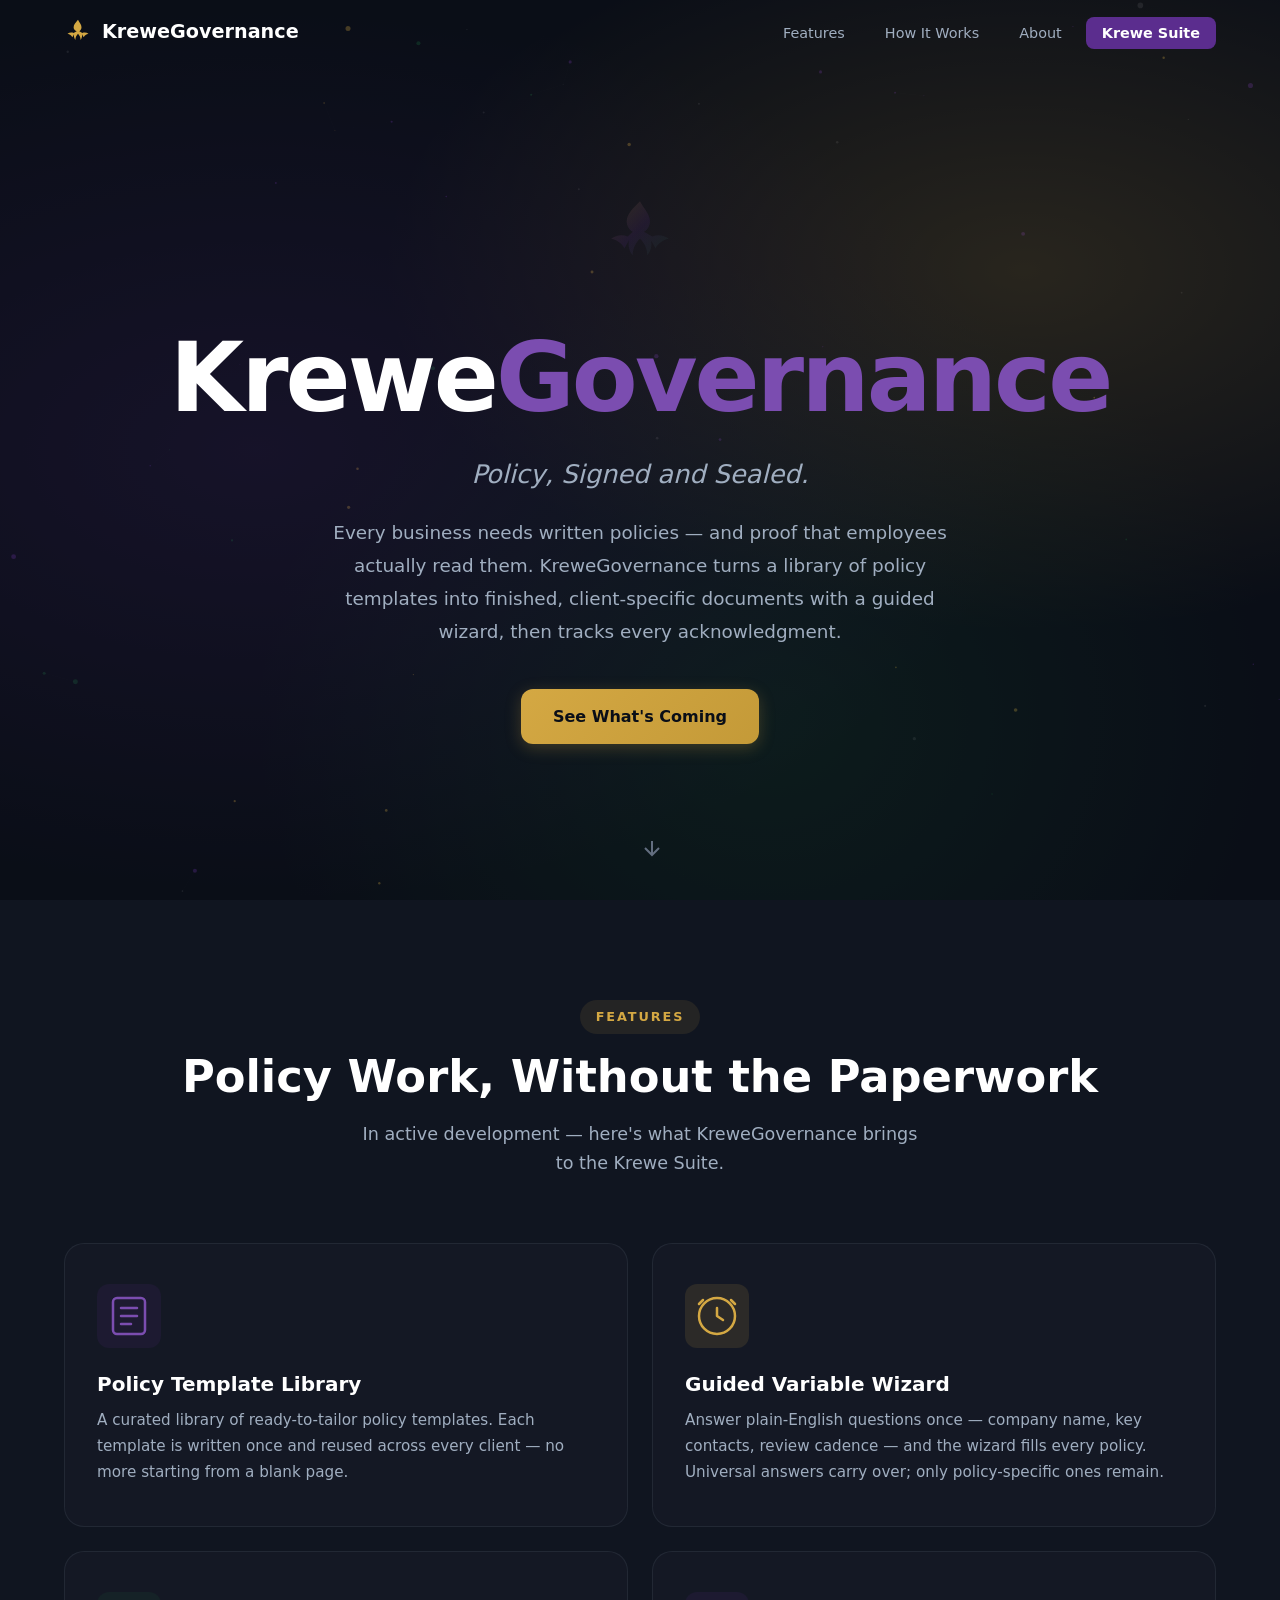
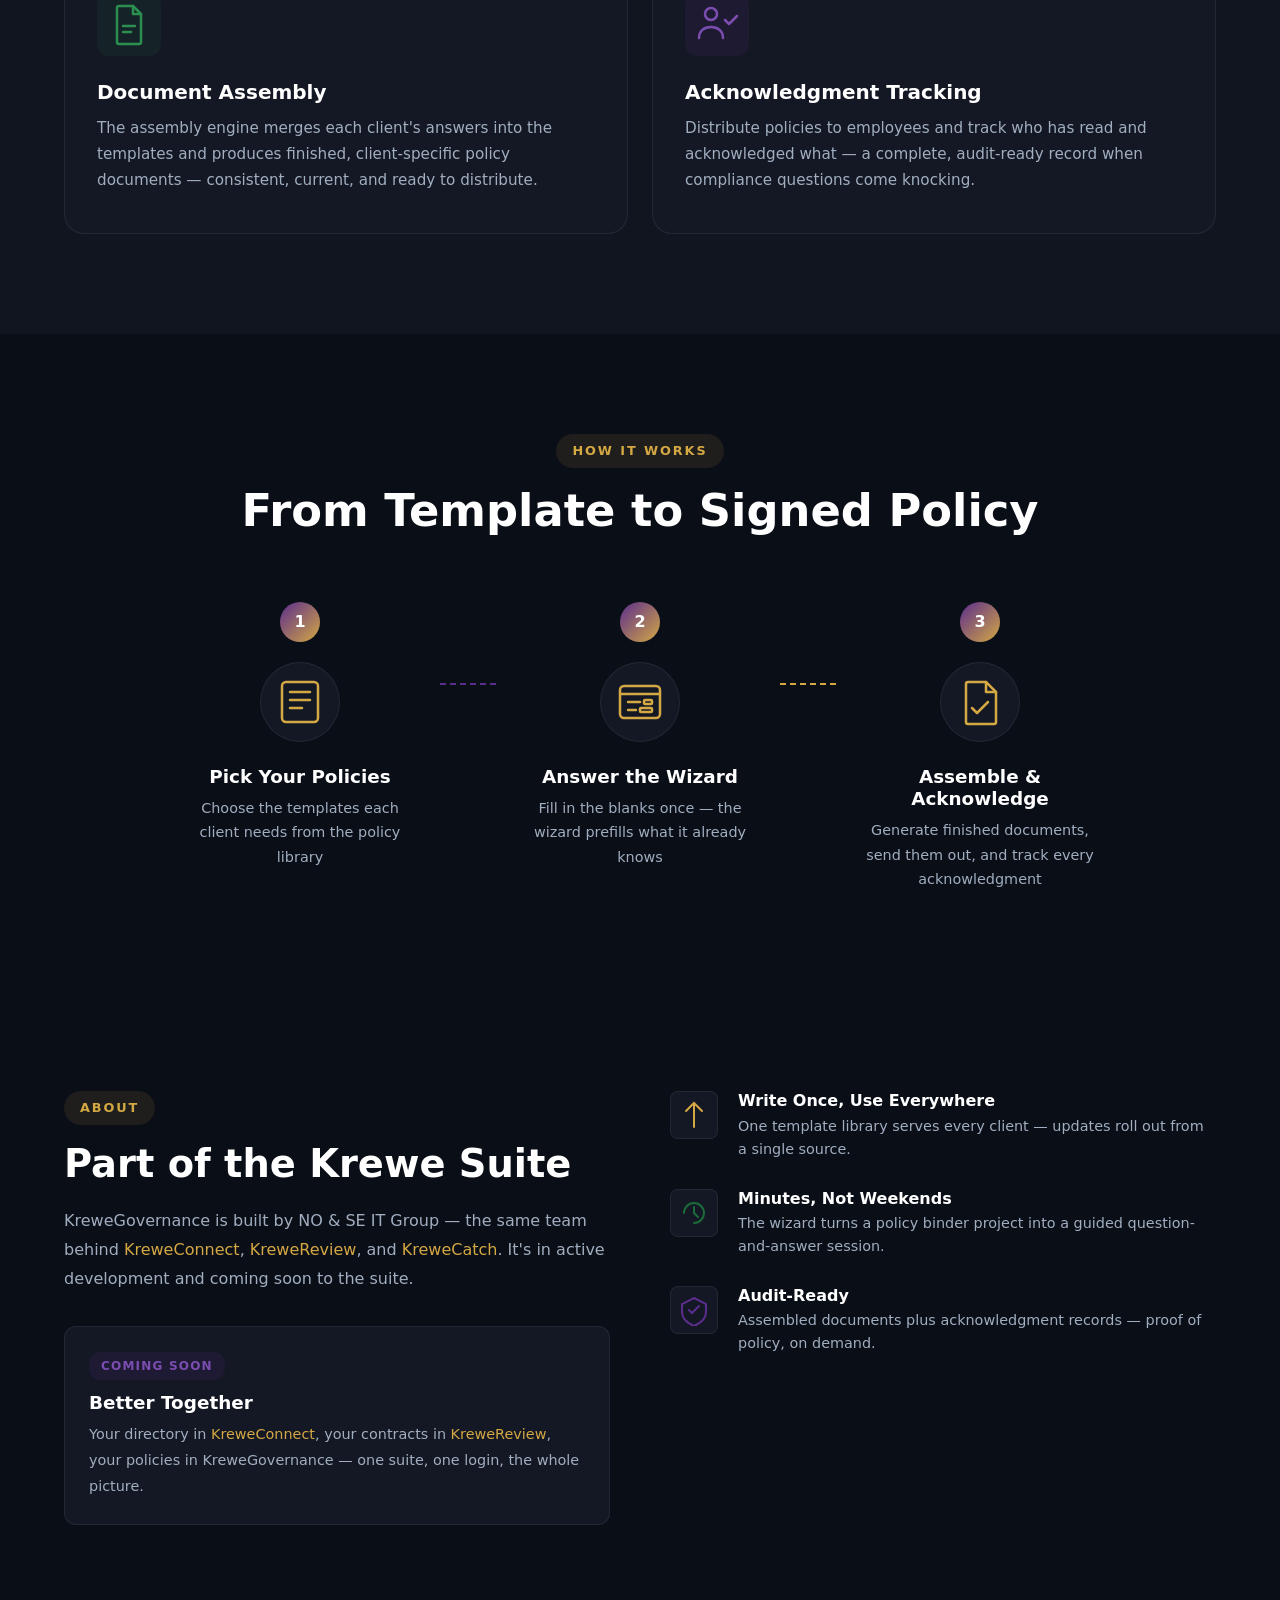
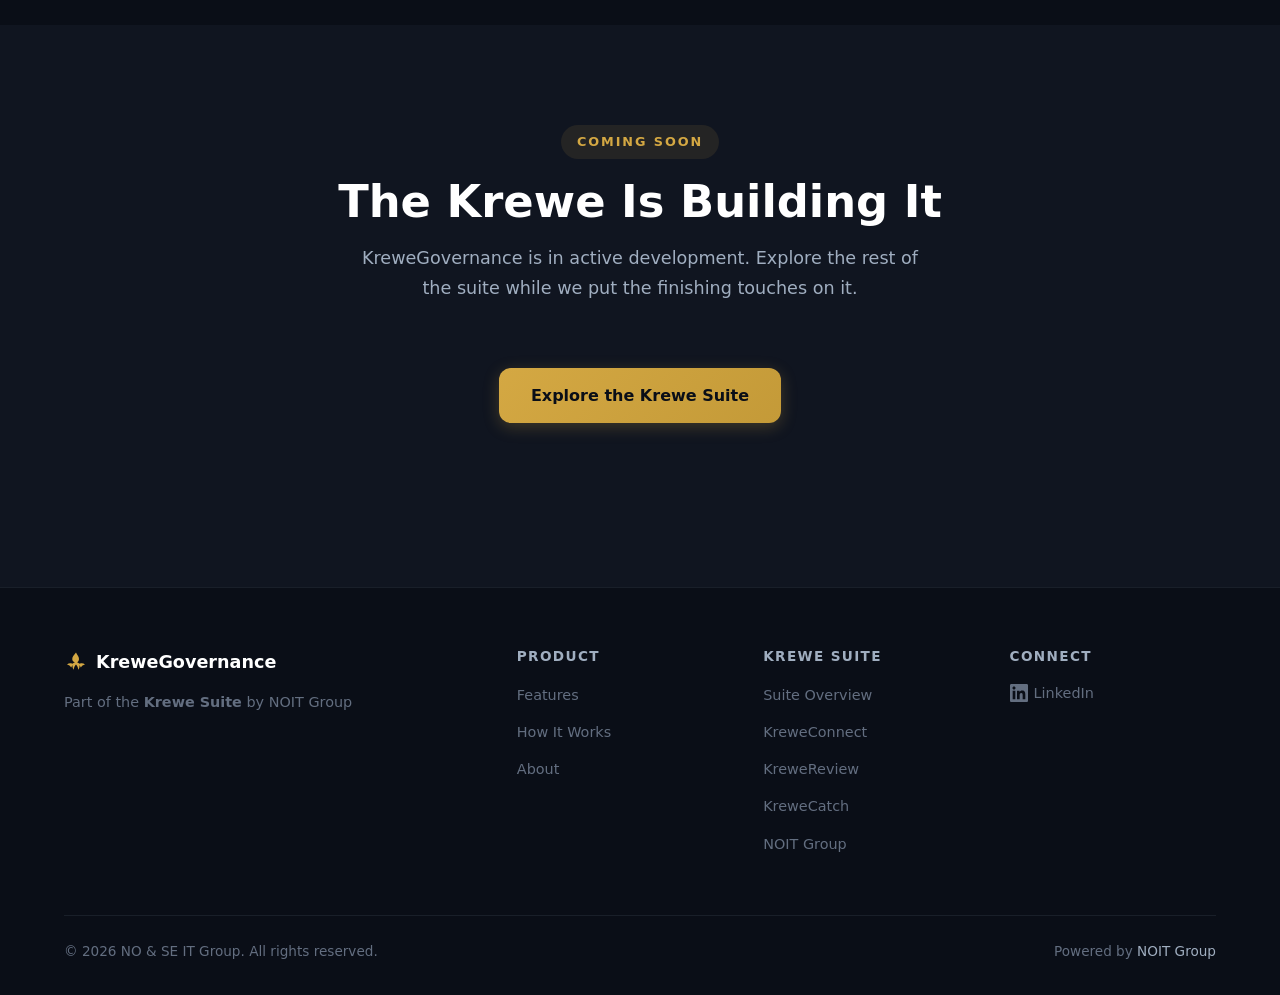
<file: krewegovernance/index.html>
<!DOCTYPE html>
<html lang="en">
<head>
    <meta charset="UTF-8">
    <meta name="viewport" content="width=device-width, initial-scale=1.0">
    <title>KreweGovernance — Policy, Signed and Sealed | NOIT Group</title>
    <meta name="description" content="KreweGovernance is a policy template engine with a guided variable wizard, document assembly, and employee acknowledgment tracking. Coming soon to the Krewe Suite. Built by NO & SE IT Group.">
    <meta name="theme-color" content="#0A0E17">
    <meta property="og:title" content="KreweGovernance — Policy, Signed and Sealed">
    <meta property="og:description" content="Policy templates, a guided variable wizard, document assembly, and acknowledgment tracking. Coming soon to the Krewe Suite.">
    <meta property="og:type" content="website">
    <meta property="og:url" content="https://krewesuite.noitgroup.com/krewegovernance/">
    <link rel="stylesheet" href="css/styles.css">
</head>
<body>
    <!-- Navigation -->
    <nav class="nav" id="nav">
        <div class="nav-container">
            <a href="#hero" class="nav-logo">
                <svg class="nav-fleur" viewBox="0 0 32 32" width="28" height="28" aria-hidden="true">
                    <path d="M16 2c1.5 3 4 5.5 4 8.5 0 2-1 3.5-2.5 4.5l3.5 2c2.5-1 5-0.5 7 1-2.5 0.5-4.5 2-5.5 4l-2-3.5c0.5 2 0 4.5-1.5 6.5 0-3-1.5-5.5-3-7-1.5 1.5-3 4-3 7-1.5-2-2-4.5-1.5-6.5l-2 3.5c-1-2-3-3.5-5.5-4 2-1.5 4.5-2 7-1l3.5-2C12 14 11 12.5 11 10.5 11 7.5 13.5 5 16 2z" fill="currentColor"/>
                </svg>
                <span>KreweGovernance</span>
            </a>
            <button class="nav-toggle" id="navToggle" aria-label="Toggle navigation" aria-expanded="false">
                <span></span><span></span><span></span>
            </button>
            <ul class="nav-links" id="navLinks">
                <li><a href="#features">Features</a></li>
                <li><a href="#how-it-works">How It Works</a></li>
                <li><a href="#about">About</a></li>
                <li><a href="/" class="nav-cta">Krewe Suite</a></li>
            </ul>
        </div>
    </nav>

    <!-- Hero Section -->
    <section class="hero" id="hero">
        <canvas class="hero-canvas" id="heroCanvas" aria-hidden="true"></canvas>
        <div class="hero-gradient" aria-hidden="true"></div>
        <div class="container hero-content">
            <div class="hero-fleur" aria-hidden="true">
                <svg viewBox="0 0 120 140" width="80" height="93">
                    <path d="M60 8c5 10 15 19 15 30 0 7-3.5 12.5-9 16l12.5 7c9-3.5 18-1.5 25 3.5-9 2-16.5 7-20 14.5l-7-12.5c2 7.5 0 16-5.5 23 0-11-5.5-20-11-25-5.5 5-11 14-11 25-5.5-7-7.5-15.5-5.5-23l-7 12.5c-3.5-7.5-11-12.5-20-14.5 7-5 16-7 25-3.5L49 54c-5.5-3.5-9-9-9-16C40 27 50 18 60 8z" fill="url(#fleurGrad)" opacity="0.15"/>
                    <defs>
                        <linearGradient id="fleurGrad" x1="0%" y1="0%" x2="100%" y2="100%">
                            <stop offset="0%" stop-color="#D4A843"/>
                            <stop offset="50%" stop-color="#5B2D8E"/>
                            <stop offset="100%" stop-color="#1B6B3A"/>
                        </linearGradient>
                    </defs>
                </svg>
            </div>
            <h1 class="hero-title animate-in">
                <span class="hero-title-krewe">Krewe</span><span class="hero-title-accent">Governance</span>
            </h1>
            <p class="hero-tagline animate-in delay-1">Policy, Signed and Sealed.</p>
            <p class="hero-statement animate-in delay-2">Every business needs written policies — and proof that employees actually read them. KreweGovernance turns a library of policy templates into finished, client-specific documents with a guided wizard, then tracks every acknowledgment.</p>
            <a href="#features" class="btn btn-primary hero-cta animate-in delay-3">See What's Coming</a>
        </div>
        <div class="hero-scroll-hint animate-in delay-3" aria-hidden="true">
            <svg width="24" height="24" viewBox="0 0 24 24" fill="none" stroke="currentColor" stroke-width="2">
                <path d="M12 5v14M5 12l7 7 7-7"/>
            </svg>
        </div>
    </section>

    <!-- Features Section -->
    <section class="section features" id="features">
        <div class="container">
            <div class="section-header reveal">
                <span class="section-label">Features</span>
                <h2>Policy Work, Without the Paperwork</h2>
                <p class="section-subtitle">In active development — here's what KreweGovernance brings to the Krewe Suite.</p>
            </div>
            <div class="features-grid">
                <div class="feature-card reveal">
                    <div class="feature-icon feature-icon--purple">
                        <svg viewBox="0 0 48 48" width="48" height="48" fill="none" stroke="currentColor" stroke-width="2.5" stroke-linecap="round" stroke-linejoin="round">
                            <rect x="8" y="6" width="32" height="36" rx="4"/>
                            <line x1="16" y1="16" x2="32" y2="16"/>
                            <line x1="16" y1="24" x2="32" y2="24"/>
                            <line x1="16" y1="32" x2="26" y2="32"/>
                        </svg>
                    </div>
                    <h3>Policy Template Library</h3>
                    <p>A curated library of ready-to-tailor policy templates. Each template is written once and reused across every client — no more starting from a blank page.</p>
                </div>
                <div class="feature-card reveal">
                    <div class="feature-icon feature-icon--gold">
                        <svg viewBox="0 0 48 48" width="48" height="48" fill="none" stroke="currentColor" stroke-width="2.5" stroke-linecap="round" stroke-linejoin="round">
                            <circle cx="24" cy="24" r="18"/>
                            <path d="M24 16v8l6 4"/>
                            <path d="M10 8l-4 4M38 8l4 4"/>
                        </svg>
                    </div>
                    <h3>Guided Variable Wizard</h3>
                    <p>Answer plain-English questions once — company name, key contacts, review cadence — and the wizard fills every policy. Universal answers carry over; only policy-specific ones remain.</p>
                </div>
                <div class="feature-card reveal">
                    <div class="feature-icon feature-icon--green">
                        <svg viewBox="0 0 48 48" width="48" height="48" fill="none" stroke="currentColor" stroke-width="2.5" stroke-linecap="round" stroke-linejoin="round">
                            <path d="M14 6h14l8 8v28a2 2 0 01-2 2H14a2 2 0 01-2-2V8a2 2 0 012-2z"/>
                            <path d="M28 6v8h8"/>
                            <path d="M18 26h12M18 32h8"/>
                        </svg>
                    </div>
                    <h3>Document Assembly</h3>
                    <p>The assembly engine merges each client's answers into the templates and produces finished, client-specific policy documents — consistent, current, and ready to distribute.</p>
                </div>
                <div class="feature-card reveal">
                    <div class="feature-icon feature-icon--purple">
                        <svg viewBox="0 0 48 48" width="48" height="48" fill="none" stroke="currentColor" stroke-width="2.5" stroke-linecap="round" stroke-linejoin="round">
                            <circle cx="18" cy="14" r="6"/>
                            <path d="M6 38c0-7 5-11 12-11s12 4 12 11"/>
                            <path d="M32 20l4 4 8-8"/>
                        </svg>
                    </div>
                    <h3>Acknowledgment Tracking</h3>
                    <p>Distribute policies to employees and track who has read and acknowledged what — a complete, audit-ready record when compliance questions come knocking.</p>
                </div>
            </div>
        </div>
    </section>

    <!-- How It Works Section -->
    <section class="section how-it-works" id="how-it-works">
        <div class="container">
            <div class="section-header reveal">
                <span class="section-label">How It Works</span>
                <h2>From Template to Signed Policy</h2>
            </div>
            <div class="steps">
                <div class="step reveal">
                    <div class="step-number">1</div>
                    <div class="step-icon">
                        <svg viewBox="0 0 56 56" width="56" height="56" fill="none" stroke="currentColor" stroke-width="2.5" stroke-linecap="round" stroke-linejoin="round">
                            <rect x="10" y="8" width="36" height="40" rx="4"/>
                            <line x1="18" y1="18" x2="38" y2="18"/>
                            <line x1="18" y1="26" x2="38" y2="26"/>
                            <line x1="18" y1="34" x2="30" y2="34"/>
                        </svg>
                    </div>
                    <h3>Pick Your Policies</h3>
                    <p>Choose the templates each client needs from the policy library</p>
                </div>
                <div class="step-connector reveal" aria-hidden="true">
                    <svg width="60" height="4" viewBox="0 0 60 4">
                        <line x1="0" y1="2" x2="60" y2="2" stroke="#5B2D8E" stroke-width="2" stroke-dasharray="6 4"/>
                    </svg>
                </div>
                <div class="step reveal">
                    <div class="step-number">2</div>
                    <div class="step-icon">
                        <svg viewBox="0 0 56 56" width="56" height="56" fill="none" stroke="currentColor" stroke-width="2.5" stroke-linecap="round" stroke-linejoin="round">
                            <rect x="8" y="12" width="40" height="32" rx="4"/>
                            <line x1="8" y1="20" x2="48" y2="20"/>
                            <line x1="16" y1="28" x2="28" y2="28"/>
                            <rect x="32" y="26" width="8" height="4" rx="1"/>
                            <line x1="16" y1="36" x2="24" y2="36"/>
                            <rect x="28" y="34" width="12" height="4" rx="1"/>
                        </svg>
                    </div>
                    <h3>Answer the Wizard</h3>
                    <p>Fill in the blanks once — the wizard prefills what it already knows</p>
                </div>
                <div class="step-connector reveal" aria-hidden="true">
                    <svg width="60" height="4" viewBox="0 0 60 4">
                        <line x1="0" y1="2" x2="60" y2="2" stroke="#D4A843" stroke-width="2" stroke-dasharray="6 4"/>
                    </svg>
                </div>
                <div class="step reveal">
                    <div class="step-number">3</div>
                    <div class="step-icon">
                        <svg viewBox="0 0 56 56" width="56" height="56" fill="none" stroke="currentColor" stroke-width="2.5" stroke-linecap="round" stroke-linejoin="round">
                            <path d="M16 8h18l10 10v30a2 2 0 01-2 2H16a2 2 0 01-2-2V10a2 2 0 012-2z"/>
                            <path d="M34 8v10h10"/>
                            <path d="M20 34l5 5 11-11"/>
                        </svg>
                    </div>
                    <h3>Assemble &amp; Acknowledge</h3>
                    <p>Generate finished documents, send them out, and track every acknowledgment</p>
                </div>
            </div>
        </div>
    </section>

    <!-- About Section -->
    <section class="section about" id="about">
        <div class="container">
            <div class="about-grid">
                <div class="about-content reveal">
                    <span class="section-label">About</span>
                    <h2>Part of the Krewe Suite</h2>
                    <p>KreweGovernance is built by NO &amp; SE IT Group — the same team behind <a href="/kreweconnect/">KreweConnect</a>, <a href="/krewereview/">KreweReview</a>, and <a href="/krewecatch/">KreweCatch</a>. It's in active development and coming soon to the suite.</p>
                    <div class="about-suite-badge">
                        <div class="suite-badge">Coming Soon</div>
                        <h3>Better Together</h3>
                        <p>Your directory in <a href="/kreweconnect/">KreweConnect</a>, your contracts in <a href="/krewereview/">KreweReview</a>, your policies in KreweGovernance — one suite, one login, the whole picture.</p>
                    </div>
                </div>
                <div class="about-values reveal">
                    <div class="value-item">
                        <div class="value-icon">
                            <svg viewBox="0 0 32 32" width="32" height="32" fill="none" stroke="#D4A843" stroke-width="2" stroke-linecap="round">
                                <path d="M16 4v24M8 12l8-8 8 8"/>
                            </svg>
                        </div>
                        <div>
                            <h4>Write Once, Use Everywhere</h4>
                            <p>One template library serves every client — updates roll out from a single source.</p>
                        </div>
                    </div>
                    <div class="value-item">
                        <div class="value-icon">
                            <svg viewBox="0 0 32 32" width="32" height="32" fill="none" stroke="#1B6B3A" stroke-width="2" stroke-linecap="round">
                                <path d="M6 16c0-5.5 4.5-10 10-10s10 4.5 10 10-4.5 10-10 10"/>
                                <path d="M16 10v6l4 4"/>
                            </svg>
                        </div>
                        <div>
                            <h4>Minutes, Not Weekends</h4>
                            <p>The wizard turns a policy binder project into a guided question-and-answer session.</p>
                        </div>
                    </div>
                    <div class="value-item">
                        <div class="value-icon">
                            <svg viewBox="0 0 32 32" width="32" height="32" fill="none" stroke="#5B2D8E" stroke-width="2" stroke-linecap="round">
                                <path d="M16 4l12 6v8c0 6-5 11-12 14C9 29 4 24 4 18v-8l12-6z"/>
                                <path d="M11 16l3 3 7-7"/>
                            </svg>
                        </div>
                        <div>
                            <h4>Audit-Ready</h4>
                            <p>Assembled documents plus acknowledgment records — proof of policy, on demand.</p>
                        </div>
                    </div>
                </div>
            </div>
        </div>
    </section>

    <!-- CTA Section -->
    <section class="section contact" id="notify">
        <div class="container">
            <div class="contact-wrapper">
                <div class="section-header reveal">
                    <span class="section-label">Coming Soon</span>
                    <h2>The Krewe Is Building It</h2>
                    <p class="section-subtitle">KreweGovernance is in active development. Explore the rest of the suite while we put the finishing touches on it.</p>
                </div>
                <div class="section-header reveal" style="margin-top: 8px;">
                    <a href="/" class="btn btn-primary hero-cta">Explore the Krewe Suite</a>
                </div>
            </div>
        </div>
    </section>

    <!-- Footer -->
    <footer class="footer">
        <div class="container">
            <div class="footer-grid">
                <div class="footer-brand">
                    <div class="footer-logo">
                        <svg class="nav-fleur" viewBox="0 0 32 32" width="24" height="24" aria-hidden="true">
                            <path d="M16 2c1.5 3 4 5.5 4 8.5 0 2-1 3.5-2.5 4.5l3.5 2c2.5-1 5-0.5 7 1-2.5 0.5-4.5 2-5.5 4l-2-3.5c0.5 2 0 4.5-1.5 6.5 0-3-1.5-5.5-3-7-1.5 1.5-3 4-3 7-1.5-2-2-4.5-1.5-6.5l-2 3.5c-1-2-3-3.5-5.5-4 2-1.5 4.5-2 7-1l3.5-2C12 14 11 12.5 11 10.5 11 7.5 13.5 5 16 2z" fill="#D4A843"/>
                        </svg>
                        <span>KreweGovernance</span>
                    </div>
                    <p>Part of the <strong>Krewe Suite</strong> by NOIT Group</p>
                </div>
                <div class="footer-links">
                    <h4>Product</h4>
                    <ul>
                        <li><a href="#features">Features</a></li>
                        <li><a href="#how-it-works">How It Works</a></li>
                        <li><a href="#about">About</a></li>
                    </ul>
                </div>
                <div class="footer-links">
                    <h4>Krewe Suite</h4>
                    <ul>
                        <li><a href="/">Suite Overview</a></li>
                        <li><a href="/kreweconnect/">KreweConnect</a></li>
                        <li><a href="/krewereview/">KreweReview</a></li>
                        <li><a href="/krewecatch/">KreweCatch</a></li>
                        <li><a href="https://noitgroup.com" target="_blank" rel="noopener">NOIT Group</a></li>
                    </ul>
                </div>
                <div class="footer-links">
                    <h4>Connect</h4>
                    <ul>
                        <li>
                            <a href="https://linkedin.com/company/noitgroup" target="_blank" rel="noopener" aria-label="LinkedIn">
                                <svg width="18" height="18" viewBox="0 0 24 24" fill="currentColor"><path d="M20.45 20.45h-3.56v-5.57c0-1.33-.02-3.04-1.85-3.04-1.85 0-2.14 1.45-2.14 2.94v5.67H9.34V9h3.41v1.56h.05c.48-.9 1.64-1.85 3.37-1.85 3.6 0 4.27 2.37 4.27 5.46v6.28zM5.34 7.43c-1.14 0-2.07-.93-2.07-2.07s.93-2.07 2.07-2.07 2.07.93 2.07 2.07-.93 2.07-2.07 2.07zM7.12 20.45H3.56V9h3.56v11.45zM22.22 0H1.77C.79 0 0 .77 0 1.72v20.56C0 23.23.79 24 1.77 24h20.45c.98 0 1.78-.77 1.78-1.72V1.72C24 .77 23.2 0 22.22 0z"/></svg>
                                LinkedIn
                            </a>
                        </li>
                    </ul>
                </div>
            </div>
            <div class="footer-bottom">
                <p>&copy; 2026 NO &amp; SE IT Group. All rights reserved.</p>
                <p>Powered by <a href="https://noitgroup.com" target="_blank" rel="noopener">NOIT Group</a></p>
            </div>
        </div>
    </footer>

    <script src="js/main.js"></script>
</body>
</html>
</file>
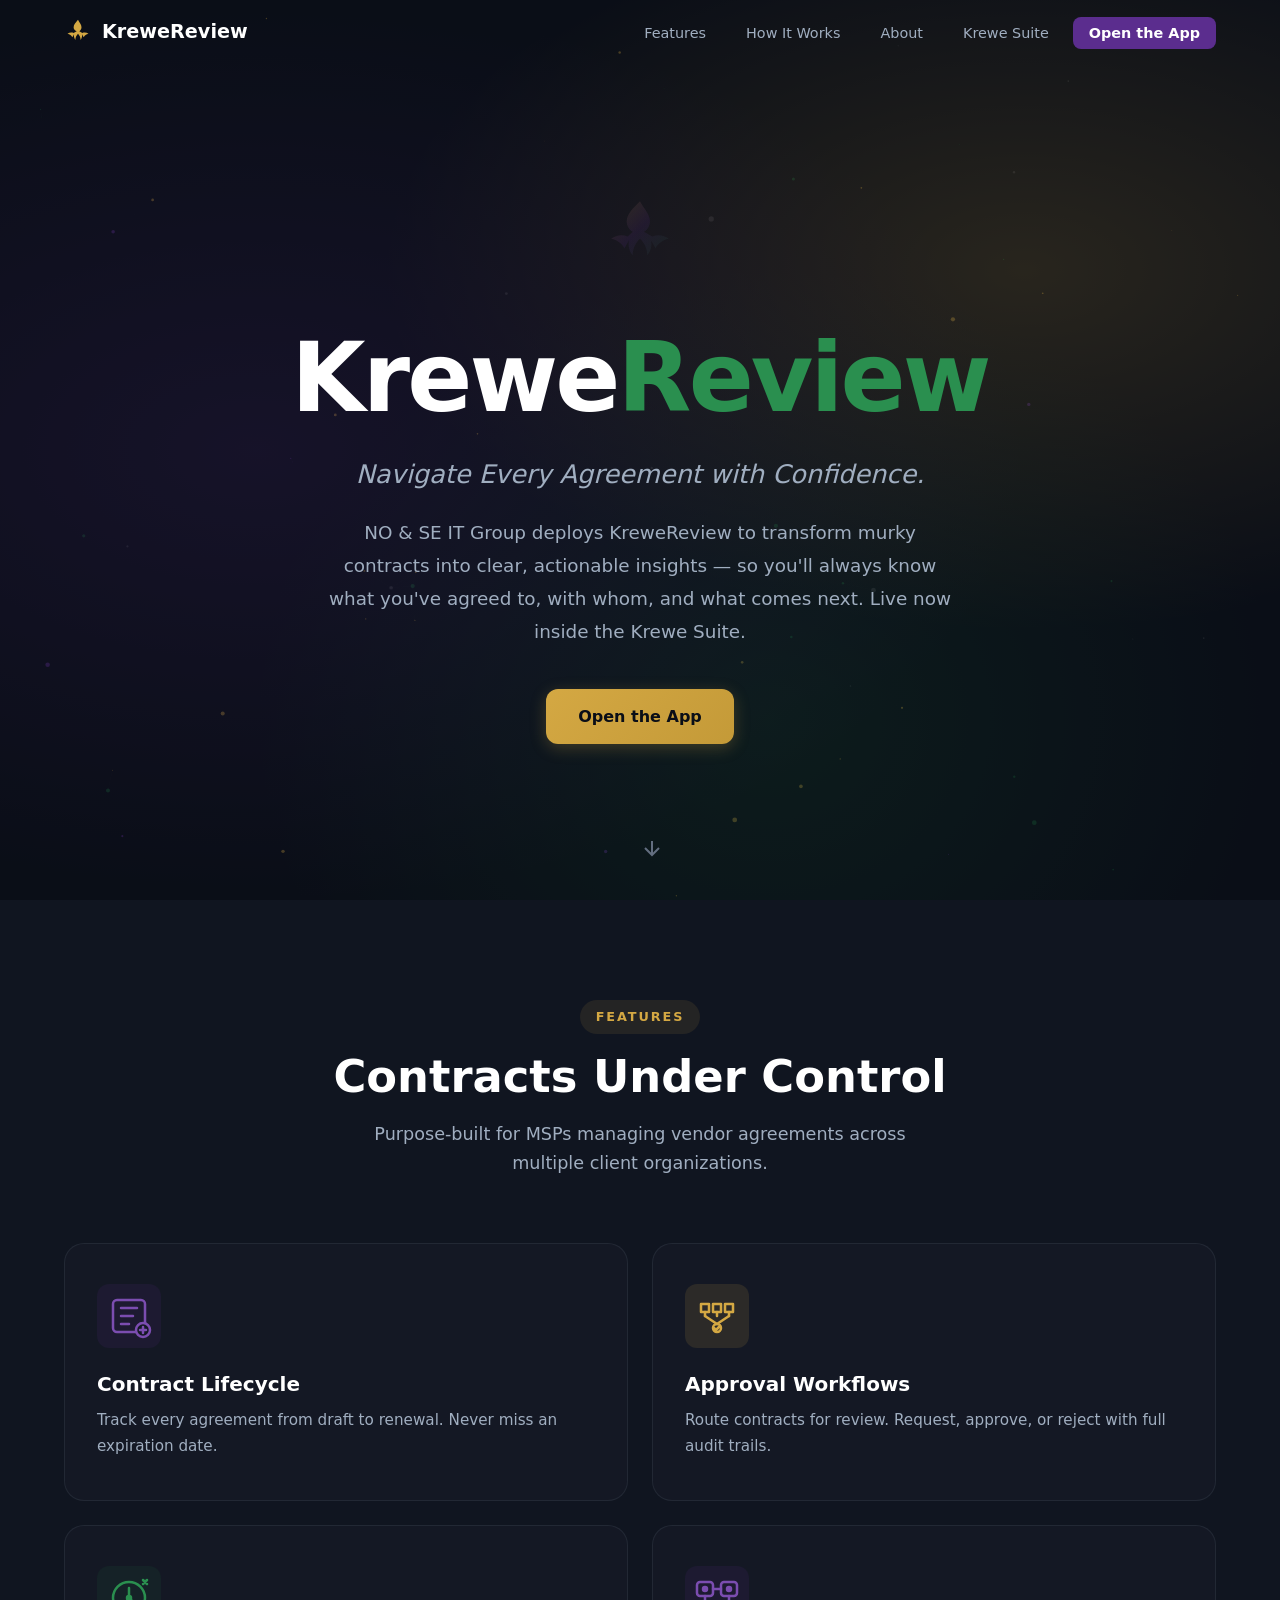
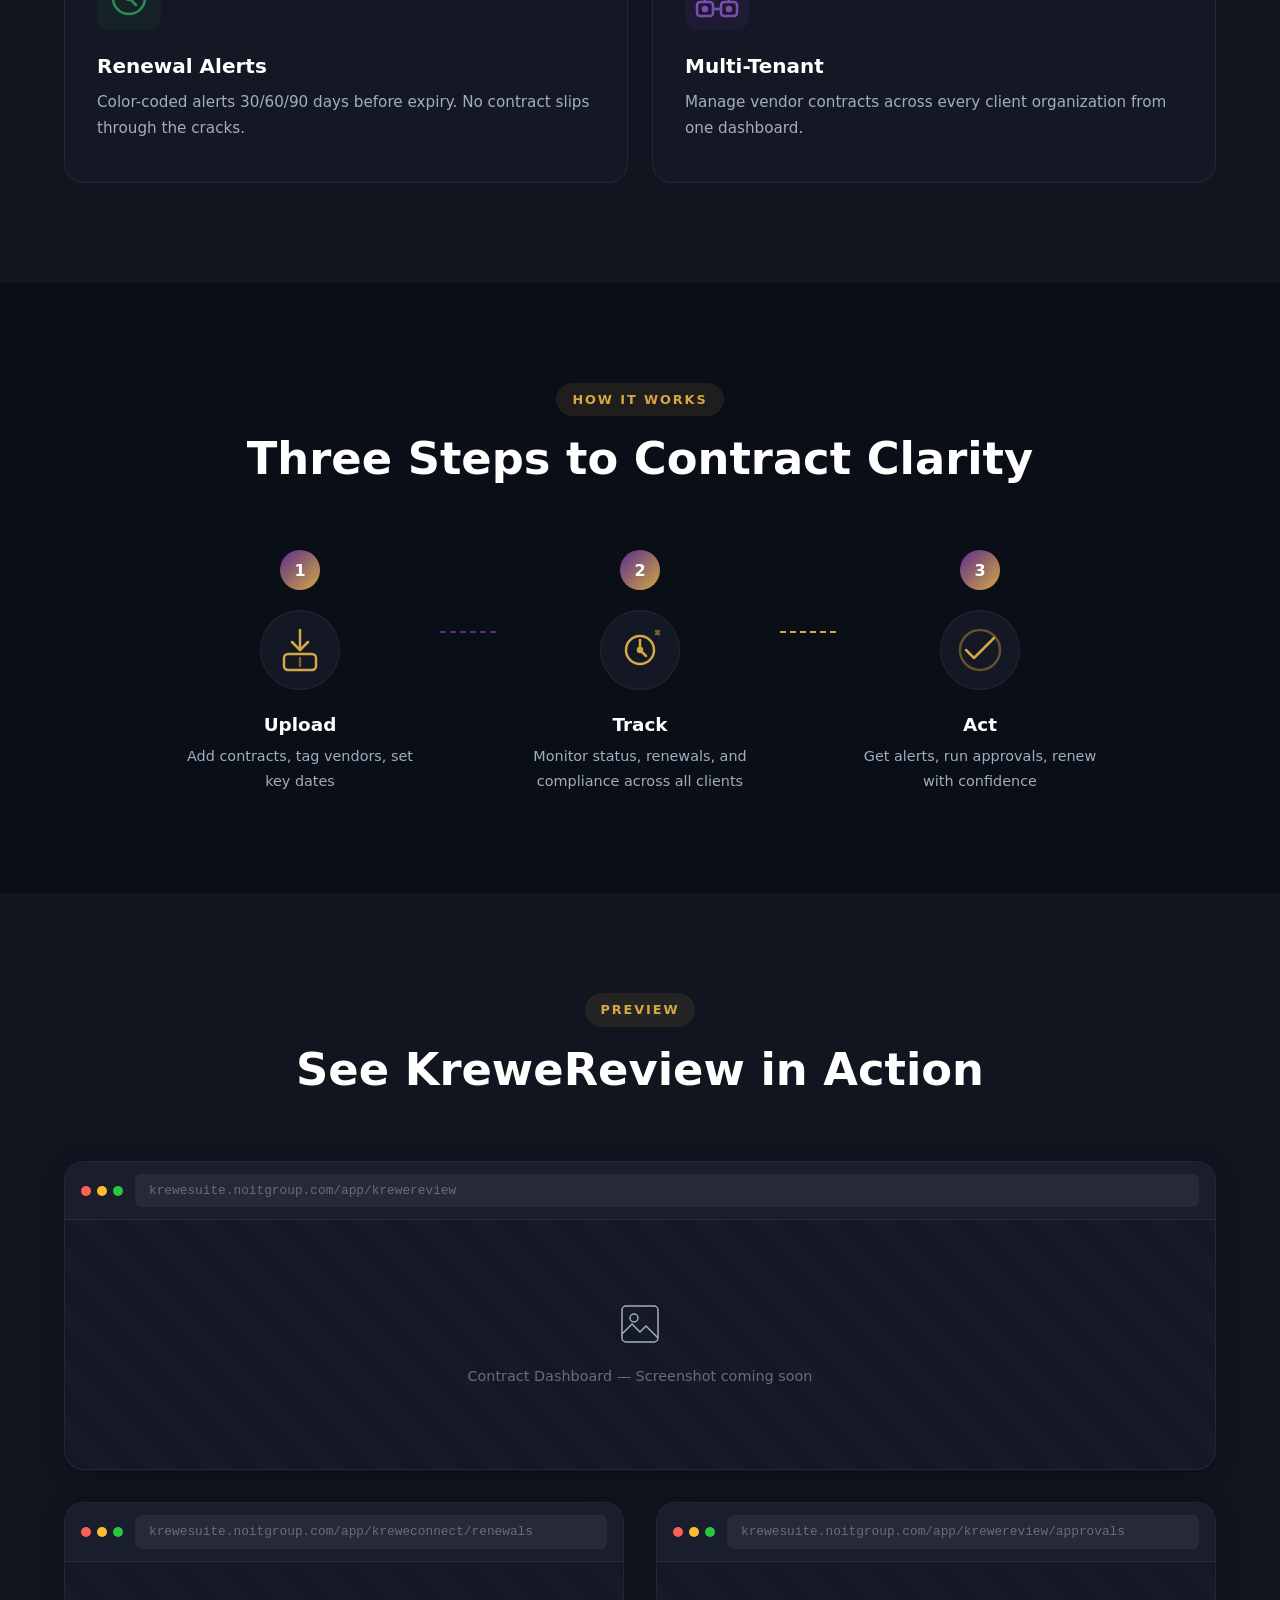
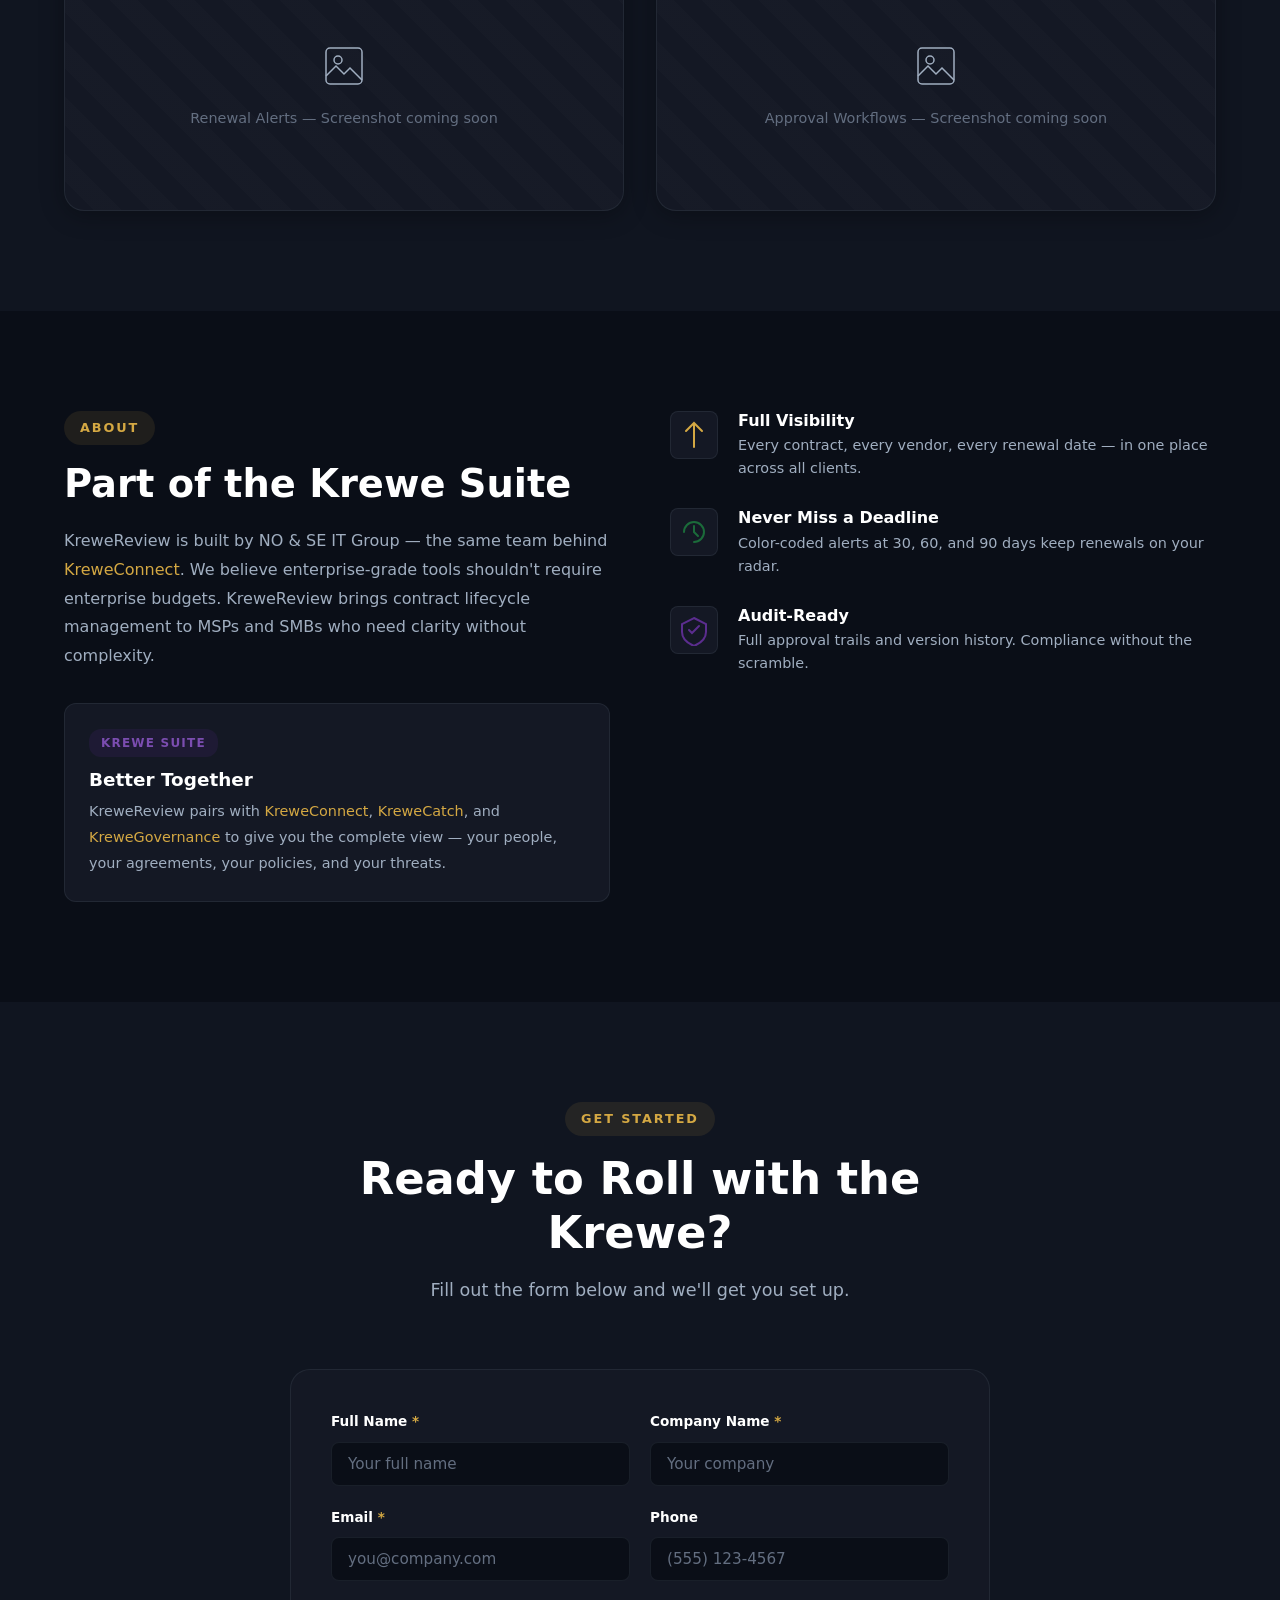
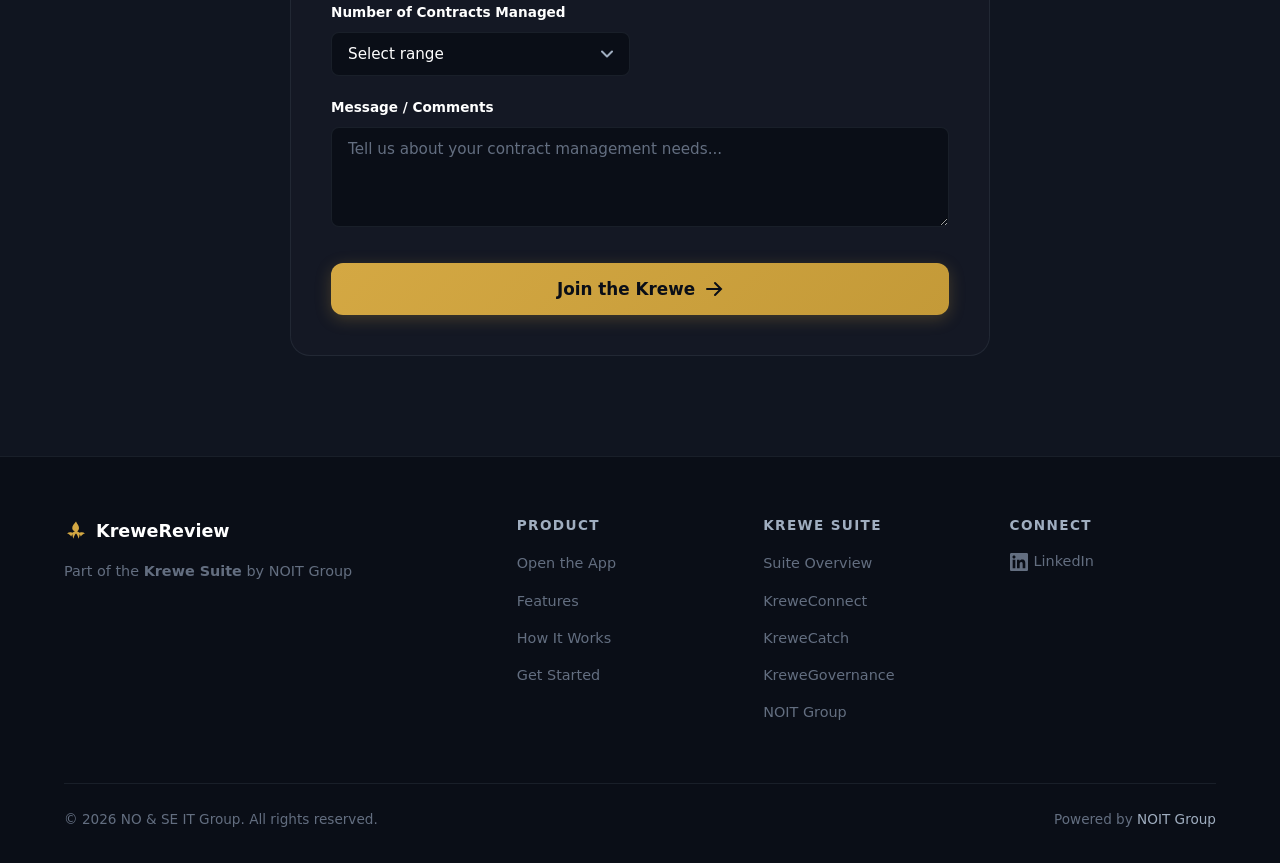
<file: krewereview/index.html>
<!DOCTYPE html>
<html lang="en">
<head>
    <meta charset="UTF-8">
    <meta name="viewport" content="width=device-width, initial-scale=1.0">
    <title>KreweReview — Navigate Every Agreement with Confidence | NOIT Group</title>
    <meta name="description" content="KreweReview transforms murky contracts into clear, actionable insights. Contract lifecycle management built for MSPs. By NO & SE IT Group.">
    <meta name="theme-color" content="#0A0E17">
    <meta property="og:title" content="KreweReview — Navigate Every Agreement with Confidence">
    <meta property="og:description" content="Transform murky contracts into clear, actionable insights. Track agreements, approvals, and renewals across every client organization.">
    <meta property="og:type" content="website">
    <meta property="og:url" content="https://krewesuite.noitgroup.com/krewereview/">
    <link rel="stylesheet" href="css/styles.css">
</head>
<body>
    <!-- Navigation -->
    <nav class="nav" id="nav">
        <div class="nav-container">
            <a href="#hero" class="nav-logo">
                <svg class="nav-fleur" viewBox="0 0 32 32" width="28" height="28" aria-hidden="true">
                    <path d="M16 2c1.5 3 4 5.5 4 8.5 0 2-1 3.5-2.5 4.5l3.5 2c2.5-1 5-0.5 7 1-2.5 0.5-4.5 2-5.5 4l-2-3.5c0.5 2 0 4.5-1.5 6.5 0-3-1.5-5.5-3-7-1.5 1.5-3 4-3 7-1.5-2-2-4.5-1.5-6.5l-2 3.5c-1-2-3-3.5-5.5-4 2-1.5 4.5-2 7-1l3.5-2C12 14 11 12.5 11 10.5 11 7.5 13.5 5 16 2z" fill="currentColor"/>
                </svg>
                <span>KreweReview</span>
            </a>
            <button class="nav-toggle" id="navToggle" aria-label="Toggle navigation" aria-expanded="false">
                <span></span><span></span><span></span>
            </button>
            <ul class="nav-links" id="navLinks">
                <li><a href="#features">Features</a></li>
                <li><a href="#how-it-works">How It Works</a></li>
                <li><a href="#about">About</a></li>
                <li><a href="/">Krewe Suite</a></li>
                <li><a href="/app/krewereview" class="nav-cta">Open the App</a></li>
            </ul>
        </div>
    </nav>

    <!-- Hero Section -->
    <section class="hero" id="hero">
        <canvas class="hero-canvas" id="heroCanvas" aria-hidden="true"></canvas>
        <div class="hero-gradient" aria-hidden="true"></div>
        <div class="container hero-content">
            <div class="hero-fleur" aria-hidden="true">
                <svg viewBox="0 0 120 140" width="80" height="93">
                    <path d="M60 8c5 10 15 19 15 30 0 7-3.5 12.5-9 16l12.5 7c9-3.5 18-1.5 25 3.5-9 2-16.5 7-20 14.5l-7-12.5c2 7.5 0 16-5.5 23 0-11-5.5-20-11-25-5.5 5-11 14-11 25-5.5-7-7.5-15.5-5.5-23l-7 12.5c-3.5-7.5-11-12.5-20-14.5 7-5 16-7 25-3.5L49 54c-5.5-3.5-9-9-9-16C40 27 50 18 60 8z" fill="url(#fleurGrad)" opacity="0.15"/>
                    <defs>
                        <linearGradient id="fleurGrad" x1="0%" y1="0%" x2="100%" y2="100%">
                            <stop offset="0%" stop-color="#D4A843"/>
                            <stop offset="50%" stop-color="#5B2D8E"/>
                            <stop offset="100%" stop-color="#1B6B3A"/>
                        </linearGradient>
                    </defs>
                </svg>
            </div>
            <h1 class="hero-title animate-in">
                <span class="hero-title-krewe">Krewe</span><span class="hero-title-accent">Review</span>
            </h1>
            <p class="hero-tagline animate-in delay-1">Navigate Every Agreement with Confidence.</p>
            <p class="hero-statement animate-in delay-2">NO &amp; SE IT Group deploys KreweReview to transform murky contracts into clear, actionable insights — so you'll always know what you've agreed to, with whom, and what comes next. Live now inside the Krewe Suite.</p>
            <a href="/app/krewereview" class="btn btn-primary hero-cta animate-in delay-3">Open the App</a>
        </div>
        <div class="hero-scroll-hint animate-in delay-3" aria-hidden="true">
            <svg width="24" height="24" viewBox="0 0 24 24" fill="none" stroke="currentColor" stroke-width="2">
                <path d="M12 5v14M5 12l7 7 7-7"/>
            </svg>
        </div>
    </section>

    <!-- Features Section -->
    <section class="section features" id="features">
        <div class="container">
            <div class="section-header reveal">
                <span class="section-label">Features</span>
                <h2>Contracts Under Control</h2>
                <p class="section-subtitle">Purpose-built for MSPs managing vendor agreements across multiple client organizations.</p>
            </div>
            <div class="features-grid">
                <div class="feature-card reveal">
                    <div class="feature-icon feature-icon--purple">
                        <svg viewBox="0 0 48 48" width="48" height="48" fill="none" stroke="currentColor" stroke-width="2.5" stroke-linecap="round" stroke-linejoin="round">
                            <path d="M12 8h24a4 4 0 014 4v24a4 4 0 01-4 4H12a4 4 0 01-4-4V12a4 4 0 014-4z"/>
                            <path d="M16 16h16M16 24h12M16 32h8"/>
                            <circle cx="38" cy="38" r="7" fill="#141824" stroke="currentColor"/>
                            <path d="M35 38h6M38 35v6"/>
                        </svg>
                    </div>
                    <h3>Contract Lifecycle</h3>
                    <p>Track every agreement from draft to renewal. Never miss an expiration date.</p>
                </div>
                <div class="feature-card reveal">
                    <div class="feature-icon feature-icon--gold">
                        <svg viewBox="0 0 48 48" width="48" height="48" fill="none" stroke="currentColor" stroke-width="2.5" stroke-linecap="round" stroke-linejoin="round">
                            <path d="M8 12h8v8H8zM20 12h8v8h-8zM32 12h8v8h-8z"/>
                            <path d="M12 20v4M24 20v4M36 20v4"/>
                            <path d="M12 24l12 8 12-8"/>
                            <circle cx="24" cy="36" r="4"/>
                            <path d="M21 36l2 2 4-4"/>
                        </svg>
                    </div>
                    <h3>Approval Workflows</h3>
                    <p>Route contracts for review. Request, approve, or reject with full audit trails.</p>
                </div>
                <div class="feature-card reveal">
                    <div class="feature-icon feature-icon--green">
                        <svg viewBox="0 0 48 48" width="48" height="48" fill="none" stroke="currentColor" stroke-width="2.5" stroke-linecap="round" stroke-linejoin="round">
                            <circle cx="24" cy="24" r="16"/>
                            <path d="M24 14v10l7 7"/>
                            <path d="M38 10l4-4M42 10l-4-4"/>
                            <circle cx="24" cy="24" r="2" fill="currentColor"/>
                        </svg>
                    </div>
                    <h3>Renewal Alerts</h3>
                    <p>Color-coded alerts 30/60/90 days before expiry. No contract slips through the cracks.</p>
                </div>
                <div class="feature-card reveal">
                    <div class="feature-icon feature-icon--purple">
                        <svg viewBox="0 0 48 48" width="48" height="48" fill="none" stroke="currentColor" stroke-width="2.5" stroke-linecap="round" stroke-linejoin="round">
                            <rect x="4" y="8" width="16" height="14" rx="3"/>
                            <rect x="28" y="8" width="16" height="14" rx="3"/>
                            <rect x="4" y="28" width="16" height="14" rx="3"/>
                            <rect x="28" y="28" width="16" height="14" rx="3"/>
                            <circle cx="12" cy="15" r="2" fill="currentColor"/>
                            <circle cx="36" cy="15" r="2" fill="currentColor"/>
                            <circle cx="12" cy="35" r="2" fill="currentColor"/>
                            <circle cx="36" cy="35" r="2" fill="currentColor"/>
                            <path d="M20 15h8M20 35h8M12 22v6M36 22v6"/>
                        </svg>
                    </div>
                    <h3>Multi-Tenant</h3>
                    <p>Manage vendor contracts across every client organization from one dashboard.</p>
                </div>
            </div>
        </div>
    </section>

    <!-- How It Works Section -->
    <section class="section how-it-works" id="how-it-works">
        <div class="container">
            <div class="section-header reveal">
                <span class="section-label">How It Works</span>
                <h2>Three Steps to Contract Clarity</h2>
            </div>
            <div class="steps">
                <div class="step reveal">
                    <div class="step-number">1</div>
                    <div class="step-icon">
                        <svg viewBox="0 0 56 56" width="56" height="56" fill="none" stroke="currentColor" stroke-width="2.5" stroke-linecap="round" stroke-linejoin="round">
                            <path d="M28 8v20"/>
                            <path d="M20 20l8 8 8-8"/>
                            <rect x="12" y="32" width="32" height="16" rx="4"/>
                            <line x1="28" y1="36" x2="28" y2="44" opacity="0.5"/>
                        </svg>
                    </div>
                    <h3>Upload</h3>
                    <p>Add contracts, tag vendors, set key dates</p>
                </div>
                <div class="step-connector reveal" aria-hidden="true">
                    <svg width="60" height="4" viewBox="0 0 60 4">
                        <line x1="0" y1="2" x2="60" y2="2" stroke="#5B2D8E" stroke-width="2" stroke-dasharray="6 4"/>
                    </svg>
                </div>
                <div class="step reveal">
                    <div class="step-number">2</div>
                    <div class="step-icon">
                        <svg viewBox="0 0 56 56" width="56" height="56" fill="none" stroke="currentColor" stroke-width="2.5" stroke-linecap="round" stroke-linejoin="round">
                            <circle cx="28" cy="28" r="14"/>
                            <path d="M28 18v10l6 6"/>
                            <circle cx="28" cy="28" r="2" fill="currentColor"/>
                            <path d="M44 12l3-3M47 12l-3-3" opacity="0.5"/>
                        </svg>
                    </div>
                    <h3>Track</h3>
                    <p>Monitor status, renewals, and compliance across all clients</p>
                </div>
                <div class="step-connector reveal" aria-hidden="true">
                    <svg width="60" height="4" viewBox="0 0 60 4">
                        <line x1="0" y1="2" x2="60" y2="2" stroke="#D4A843" stroke-width="2" stroke-dasharray="6 4"/>
                    </svg>
                </div>
                <div class="step reveal">
                    <div class="step-number">3</div>
                    <div class="step-icon">
                        <svg viewBox="0 0 56 56" width="56" height="56" fill="none" stroke="currentColor" stroke-width="2.5" stroke-linecap="round" stroke-linejoin="round">
                            <path d="M14 28l8 8 20-20"/>
                            <circle cx="28" cy="28" r="20" opacity="0.4"/>
                        </svg>
                    </div>
                    <h3>Act</h3>
                    <p>Get alerts, run approvals, renew with confidence</p>
                </div>
            </div>
        </div>
    </section>

    <!-- Screenshots Section -->
    <section class="section screenshots" id="screenshots">
        <div class="container">
            <div class="section-header reveal">
                <span class="section-label">Preview</span>
                <h2>See KreweReview in Action</h2>
            </div>
            <div class="screenshots-grid">
                <div class="screenshot-mockup reveal">
                    <div class="browser-chrome">
                        <div class="browser-dots">
                            <span></span><span></span><span></span>
                        </div>
                        <div class="browser-bar">krewesuite.noitgroup.com/app/krewereview</div>
                    </div>
                    <div class="screenshot-placeholder">
                        <svg width="48" height="48" viewBox="0 0 48 48" fill="none" stroke="#A0AEC0" stroke-width="1.5">
                            <rect x="6" y="6" width="36" height="36" rx="4"/>
                            <circle cx="18" cy="18" r="4"/>
                            <path d="M6 34l10-10 8 8 6-6 12 12"/>
                        </svg>
                        <span>Contract Dashboard — Screenshot coming soon</span>
                    </div>
                </div>
                <div class="screenshot-mockup screenshot-mockup--small reveal">
                    <div class="browser-chrome">
                        <div class="browser-dots">
                            <span></span><span></span><span></span>
                        </div>
                        <div class="browser-bar">krewesuite.noitgroup.com/app/kreweconnect/renewals</div>
                    </div>
                    <div class="screenshot-placeholder">
                        <svg width="48" height="48" viewBox="0 0 48 48" fill="none" stroke="#A0AEC0" stroke-width="1.5">
                            <rect x="6" y="6" width="36" height="36" rx="4"/>
                            <circle cx="18" cy="18" r="4"/>
                            <path d="M6 34l10-10 8 8 6-6 12 12"/>
                        </svg>
                        <span>Renewal Alerts — Screenshot coming soon</span>
                    </div>
                </div>
                <div class="screenshot-mockup screenshot-mockup--small reveal">
                    <div class="browser-chrome">
                        <div class="browser-dots">
                            <span></span><span></span><span></span>
                        </div>
                        <div class="browser-bar">krewesuite.noitgroup.com/app/krewereview/approvals</div>
                    </div>
                    <div class="screenshot-placeholder">
                        <svg width="48" height="48" viewBox="0 0 48 48" fill="none" stroke="#A0AEC0" stroke-width="1.5">
                            <rect x="6" y="6" width="36" height="36" rx="4"/>
                            <circle cx="18" cy="18" r="4"/>
                            <path d="M6 34l10-10 8 8 6-6 12 12"/>
                        </svg>
                        <span>Approval Workflows — Screenshot coming soon</span>
                    </div>
                </div>
            </div>
        </div>
    </section>

    <!-- About Section -->
    <section class="section about" id="about">
        <div class="container">
            <div class="about-grid">
                <div class="about-content reveal">
                    <span class="section-label">About</span>
                    <h2>Part of the Krewe Suite</h2>
                    <p>KreweReview is built by NO &amp; SE IT Group — the same team behind <a href="/kreweconnect/">KreweConnect</a>. We believe enterprise-grade tools shouldn't require enterprise budgets. KreweReview brings contract lifecycle management to MSPs and SMBs who need clarity without complexity.</p>
                    <div class="about-suite-badge">
                        <div class="suite-badge">Krewe Suite</div>
                        <h3>Better Together</h3>
                        <p>KreweReview pairs with <a href="/kreweconnect/">KreweConnect</a>, <a href="/krewecatch/">KreweCatch</a>, and <a href="/krewegovernance/">KreweGovernance</a> to give you the complete view — your people, your agreements, your policies, and your threats.</p>
                    </div>
                </div>
                <div class="about-values reveal">
                    <div class="value-item">
                        <div class="value-icon">
                            <svg viewBox="0 0 32 32" width="32" height="32" fill="none" stroke="#D4A843" stroke-width="2" stroke-linecap="round">
                                <path d="M16 4v24M8 12l8-8 8 8"/>
                            </svg>
                        </div>
                        <div>
                            <h4>Full Visibility</h4>
                            <p>Every contract, every vendor, every renewal date — in one place across all clients.</p>
                        </div>
                    </div>
                    <div class="value-item">
                        <div class="value-icon">
                            <svg viewBox="0 0 32 32" width="32" height="32" fill="none" stroke="#1B6B3A" stroke-width="2" stroke-linecap="round">
                                <path d="M6 16c0-5.5 4.5-10 10-10s10 4.5 10 10-4.5 10-10 10"/>
                                <path d="M16 10v6l4 4"/>
                            </svg>
                        </div>
                        <div>
                            <h4>Never Miss a Deadline</h4>
                            <p>Color-coded alerts at 30, 60, and 90 days keep renewals on your radar.</p>
                        </div>
                    </div>
                    <div class="value-item">
                        <div class="value-icon">
                            <svg viewBox="0 0 32 32" width="32" height="32" fill="none" stroke="#5B2D8E" stroke-width="2" stroke-linecap="round">
                                <path d="M16 4l12 6v8c0 6-5 11-12 14C9 29 4 24 4 18v-8l12-6z"/>
                                <path d="M11 16l3 3 7-7"/>
                            </svg>
                        </div>
                        <div>
                            <h4>Audit-Ready</h4>
                            <p>Full approval trails and version history. Compliance without the scramble.</p>
                        </div>
                    </div>
                </div>
            </div>
        </div>
    </section>

    <!-- Contact Section -->
    <section class="section contact" id="contact">
        <div class="container">
            <div class="contact-wrapper">
                <div class="section-header reveal">
                    <span class="section-label">Get Started</span>
                    <h2>Ready to Roll with the Krewe?</h2>
                    <p class="section-subtitle">Fill out the form below and we'll get you set up.</p>
                </div>
                <form class="contact-form reveal" id="contactForm" novalidate>
                    <div class="form-row">
                        <div class="form-group">
                            <label for="fullName">Full Name <span class="required">*</span></label>
                            <input type="text" id="fullName" name="fullName" required placeholder="Your full name" autocomplete="name">
                        </div>
                        <div class="form-group">
                            <label for="company">Company Name <span class="required">*</span></label>
                            <input type="text" id="company" name="company" required placeholder="Your company" autocomplete="organization">
                        </div>
                    </div>
                    <div class="form-row">
                        <div class="form-group">
                            <label for="email">Email <span class="required">*</span></label>
                            <input type="email" id="email" name="email" required placeholder="you@company.com" autocomplete="email">
                        </div>
                        <div class="form-group">
                            <label for="phone">Phone</label>
                            <input type="tel" id="phone" name="phone" placeholder="(555) 123-4567" autocomplete="tel">
                        </div>
                    </div>
                    <div class="form-row">
                        <div class="form-group">
                            <label for="contracts">Number of Contracts Managed</label>
                            <select id="contracts" name="contracts">
                                <option value="" disabled selected>Select range</option>
                                <option value="1-25">1–25</option>
                                <option value="26-50">26–50</option>
                                <option value="51-100">51–100</option>
                                <option value="100+">100+</option>
                            </select>
                        </div>
                    </div>
                    <div class="form-group">
                        <label for="message">Message / Comments</label>
                        <textarea id="message" name="message" rows="4" placeholder="Tell us about your contract management needs..."></textarea>
                    </div>
                    <button type="submit" class="btn btn-primary btn-submit">
                        <span>Join the Krewe</span>
                        <svg width="20" height="20" viewBox="0 0 20 20" fill="none" stroke="currentColor" stroke-width="2" stroke-linecap="round">
                            <path d="M4 10h12M12 4l6 6-6 6"/>
                        </svg>
                    </button>
                </form>
                <div class="form-success" id="formSuccess" hidden>
                    <div class="success-icon">
                        <svg width="64" height="64" viewBox="0 0 64 64" fill="none">
                            <circle cx="32" cy="32" r="28" stroke="#1B6B3A" stroke-width="3"/>
                            <path d="M20 32l8 8 16-16" stroke="#1B6B3A" stroke-width="3" stroke-linecap="round" stroke-linejoin="round"/>
                        </svg>
                    </div>
                    <h3>Thanks! We'll be in touch soon.</h3>
                    <p>A member of the NOIT Group team will reach out to get you rolling.</p>
                </div>
            </div>
        </div>
    </section>

    <!-- Footer -->
    <footer class="footer">
        <div class="container">
            <div class="footer-grid">
                <div class="footer-brand">
                    <div class="footer-logo">
                        <svg class="nav-fleur" viewBox="0 0 32 32" width="24" height="24" aria-hidden="true">
                            <path d="M16 2c1.5 3 4 5.5 4 8.5 0 2-1 3.5-2.5 4.5l3.5 2c2.5-1 5-0.5 7 1-2.5 0.5-4.5 2-5.5 4l-2-3.5c0.5 2 0 4.5-1.5 6.5 0-3-1.5-5.5-3-7-1.5 1.5-3 4-3 7-1.5-2-2-4.5-1.5-6.5l-2 3.5c-1-2-3-3.5-5.5-4 2-1.5 4.5-2 7-1l3.5-2C12 14 11 12.5 11 10.5 11 7.5 13.5 5 16 2z" fill="#D4A843"/>
                        </svg>
                        <span>KreweReview</span>
                    </div>
                    <p>Part of the <strong>Krewe Suite</strong> by NOIT Group</p>
                </div>
                <div class="footer-links">
                    <h4>Product</h4>
                    <ul>
                        <li><a href="/app/krewereview">Open the App</a></li>
                        <li><a href="#features">Features</a></li>
                        <li><a href="#how-it-works">How It Works</a></li>
                        <li><a href="#contact">Get Started</a></li>
                    </ul>
                </div>
                <div class="footer-links">
                    <h4>Krewe Suite</h4>
                    <ul>
                        <li><a href="/">Suite Overview</a></li>
                        <li><a href="/kreweconnect/">KreweConnect</a></li>
                        <li><a href="/krewecatch/">KreweCatch</a></li>
                        <li><a href="/krewegovernance/">KreweGovernance</a></li>
                        <li><a href="https://noitgroup.com" target="_blank" rel="noopener">NOIT Group</a></li>
                    </ul>
                </div>
                <div class="footer-links">
                    <h4>Connect</h4>
                    <ul>
                        <li>
                            <a href="https://linkedin.com/company/noitgroup" target="_blank" rel="noopener" aria-label="LinkedIn">
                                <svg width="18" height="18" viewBox="0 0 24 24" fill="currentColor"><path d="M20.45 20.45h-3.56v-5.57c0-1.33-.02-3.04-1.85-3.04-1.85 0-2.14 1.45-2.14 2.94v5.67H9.34V9h3.41v1.56h.05c.48-.9 1.64-1.85 3.37-1.85 3.6 0 4.27 2.37 4.27 5.46v6.28zM5.34 7.43c-1.14 0-2.07-.93-2.07-2.07s.93-2.07 2.07-2.07 2.07.93 2.07 2.07-.93 2.07-2.07 2.07zM7.12 20.45H3.56V9h3.56v11.45zM22.22 0H1.77C.79 0 0 .77 0 1.72v20.56C0 23.23.79 24 1.77 24h20.45c.98 0 1.78-.77 1.78-1.72V1.72C24 .77 23.2 0 22.22 0z"/></svg>
                                LinkedIn
                            </a>
                        </li>
                    </ul>
                </div>
            </div>
            <div class="footer-bottom">
                <p>&copy; 2026 NO &amp; SE IT Group. All rights reserved.</p>
                <p>Powered by <a href="https://noitgroup.com" target="_blank" rel="noopener">NOIT Group</a></p>
            </div>
        </div>
    </footer>

    <script src="js/main.js"></script>
</body>
</html>
</file>
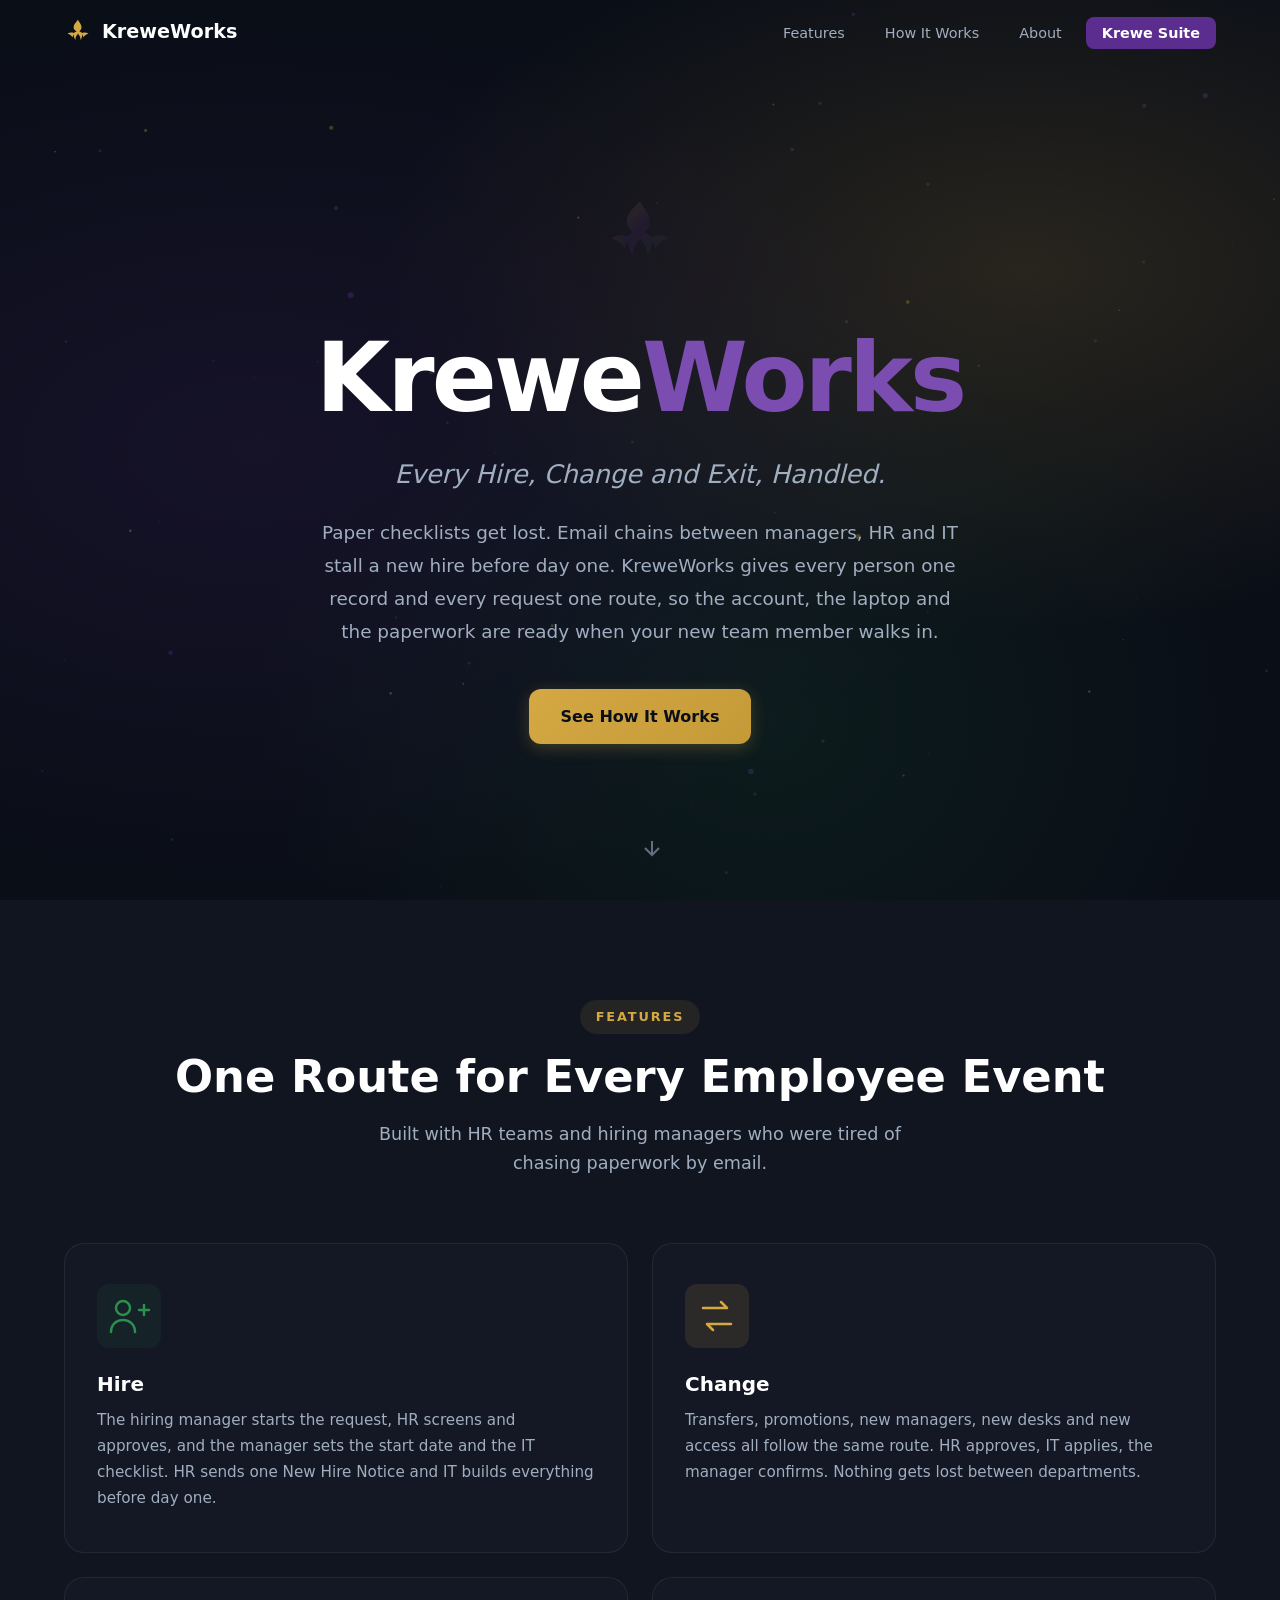
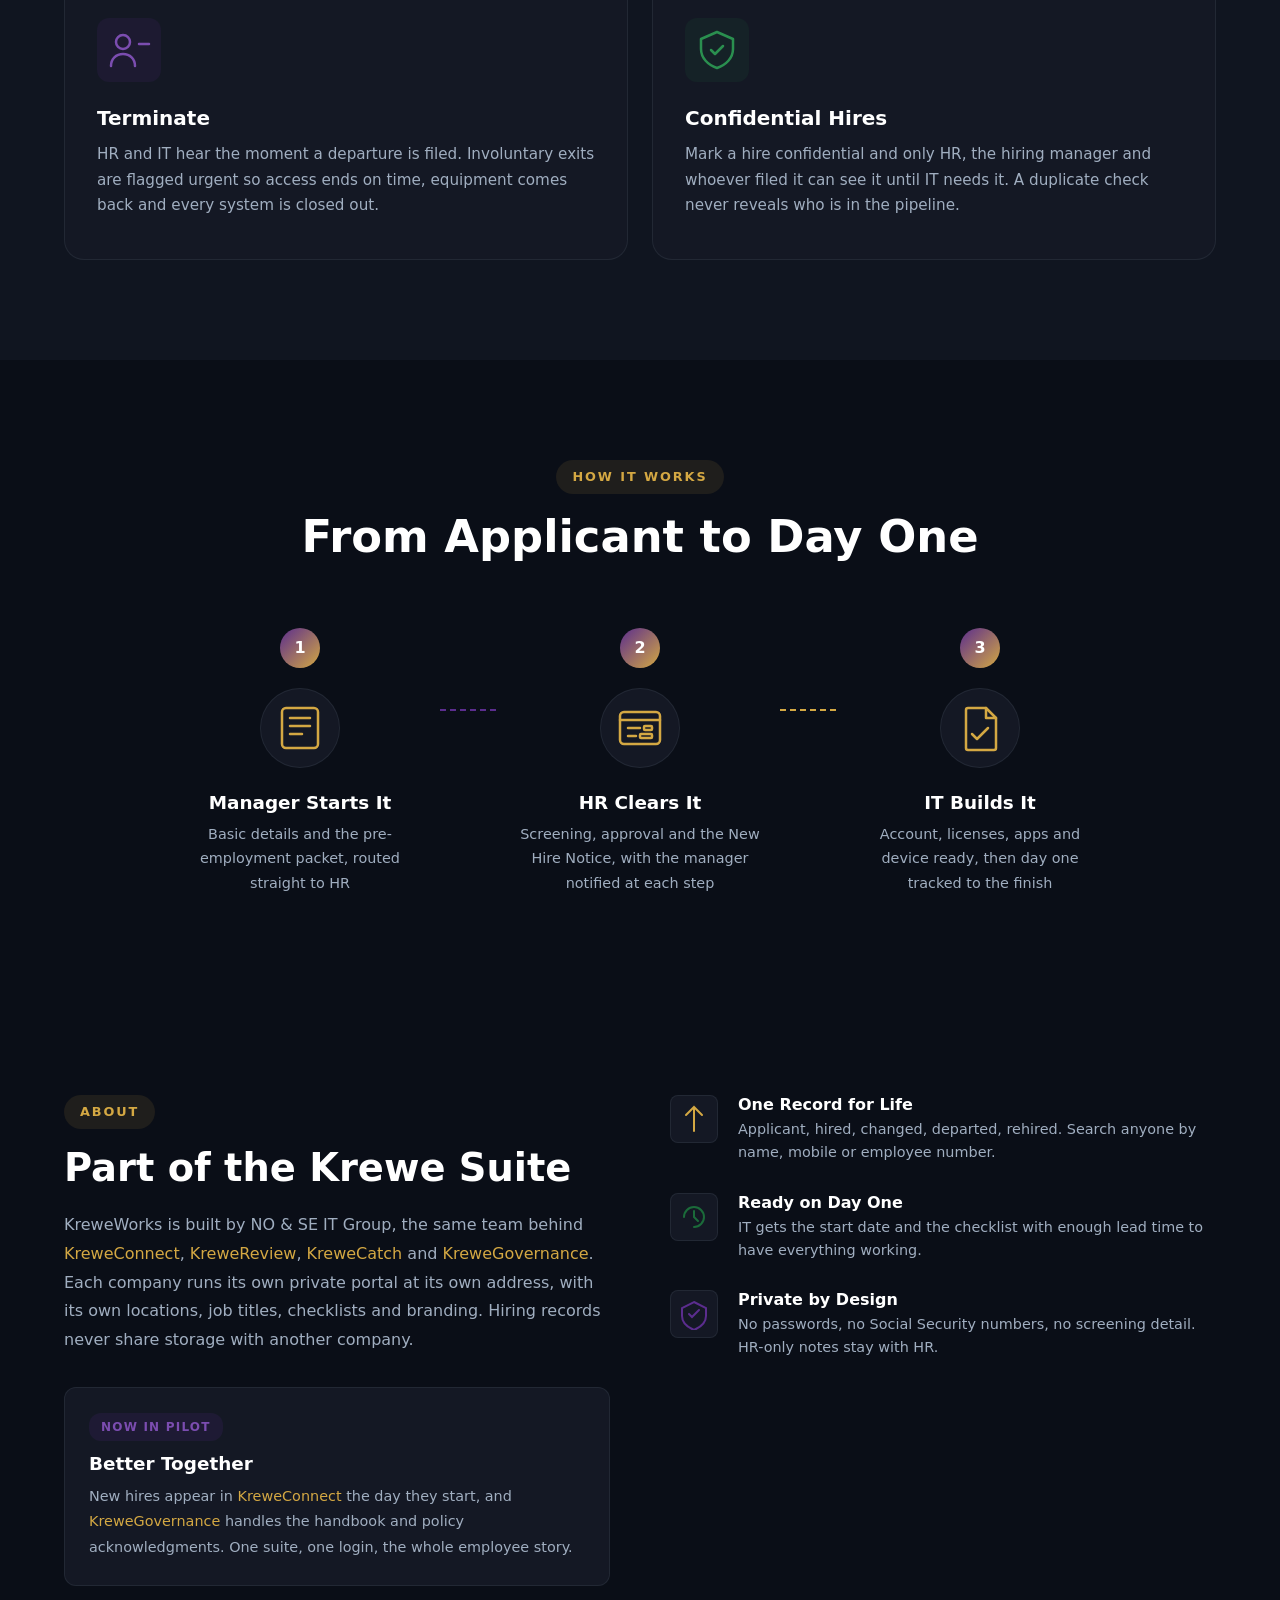
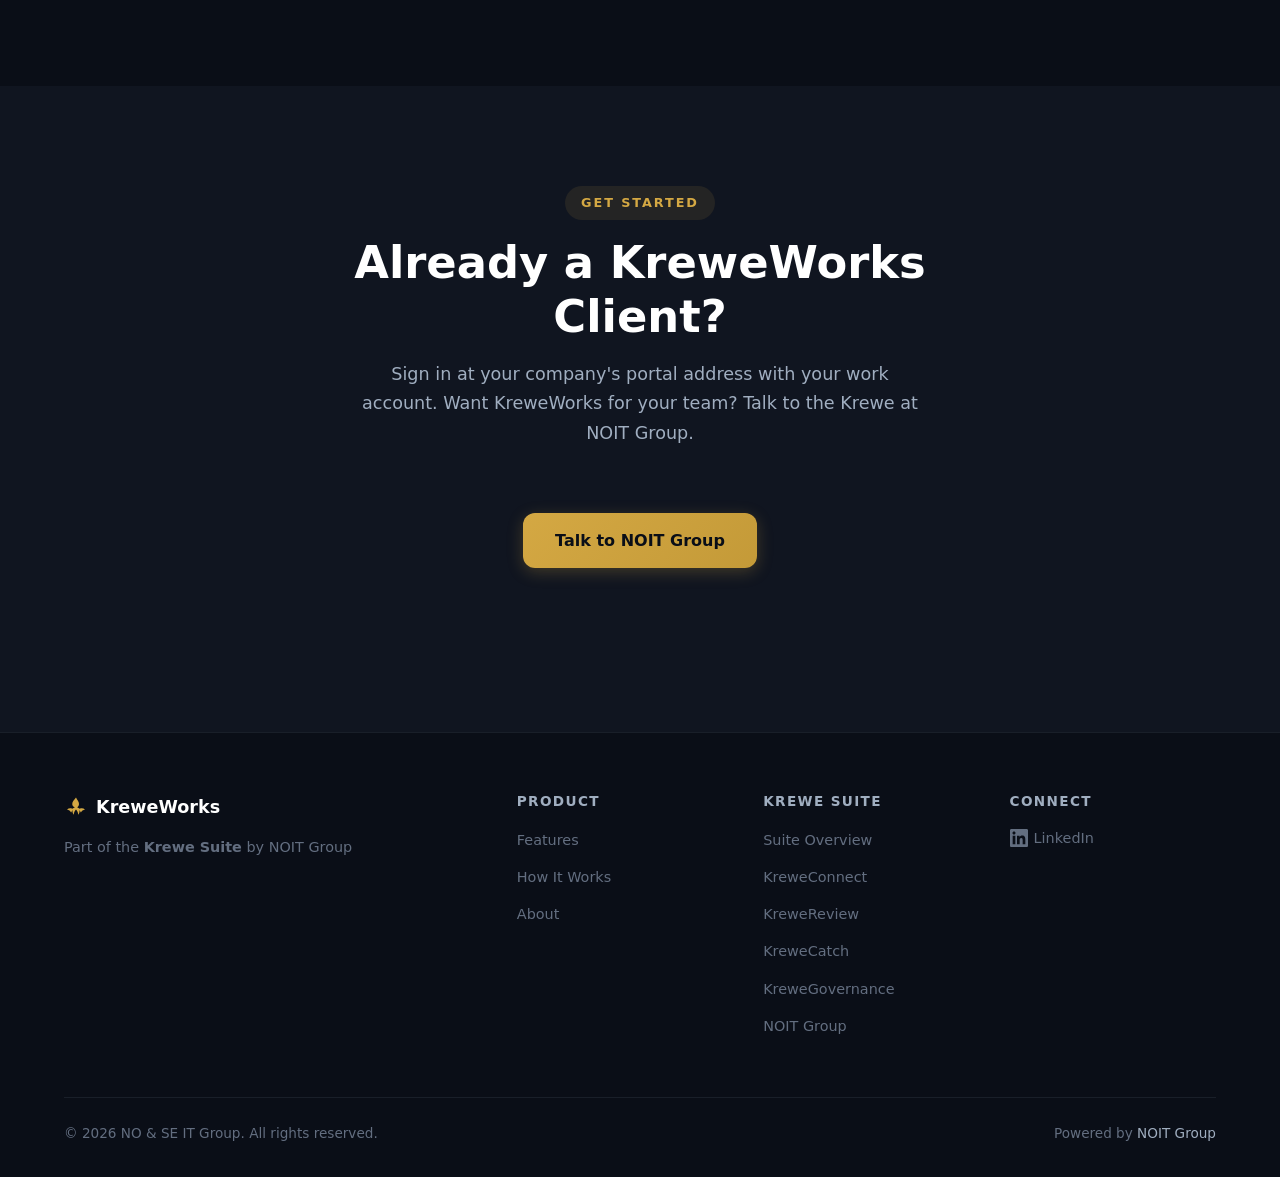
<file: kreweworks/index.html>
<!DOCTYPE html>
<html lang="en">
<head>
    <meta charset="UTF-8">
    <meta name="viewport" content="width=device-width, initial-scale=1.0">
    <title>KreweWorks: Every Hire, Change and Exit, Handled | NOIT Group</title>
    <meta name="description" content="KreweWorks is the employee lifecycle portal of the Krewe Suite. Hiring managers, HR and IT move every hire, change and departure through one tracked workflow. Built by NO &amp; SE IT Group.">
    <meta name="theme-color" content="#0A0E17">
    <meta property="og:title" content="KreweWorks: Every Hire, Change and Exit, Handled">
    <meta property="og:description" content="One tracked workflow for hiring managers, HR and IT, from applicant to day one and through the last day.">
    <meta property="og:type" content="website">
    <meta property="og:url" content="https://krewesuite.noitgroup.com/kreweworks/">
    <link rel="stylesheet" href="css/styles.css">
</head>
<body>
    <!-- Navigation -->
    <nav class="nav" id="nav">
        <div class="nav-container">
            <a href="#hero" class="nav-logo">
                <svg class="nav-fleur" viewBox="0 0 32 32" width="28" height="28" aria-hidden="true">
                    <path d="M16 2c1.5 3 4 5.5 4 8.5 0 2-1 3.5-2.5 4.5l3.5 2c2.5-1 5-0.5 7 1-2.5 0.5-4.5 2-5.5 4l-2-3.5c0.5 2 0 4.5-1.5 6.5 0-3-1.5-5.5-3-7-1.5 1.5-3 4-3 7-1.5-2-2-4.5-1.5-6.5l-2 3.5c-1-2-3-3.5-5.5-4 2-1.5 4.5-2 7-1l3.5-2C12 14 11 12.5 11 10.5 11 7.5 13.5 5 16 2z" fill="currentColor"/>
                </svg>
                <span>KreweWorks</span>
            </a>
            <button class="nav-toggle" id="navToggle" aria-label="Toggle navigation" aria-expanded="false">
                <span></span><span></span><span></span>
            </button>
            <ul class="nav-links" id="navLinks">
                <li><a href="#features">Features</a></li>
                <li><a href="#how-it-works">How It Works</a></li>
                <li><a href="#about">About</a></li>
                <li><a href="/" class="nav-cta">Krewe Suite</a></li>
            </ul>
        </div>
    </nav>

    <!-- Hero Section -->
    <section class="hero" id="hero">
        <canvas class="hero-canvas" id="heroCanvas" aria-hidden="true"></canvas>
        <div class="hero-gradient" aria-hidden="true"></div>
        <div class="container hero-content">
            <div class="hero-fleur" aria-hidden="true">
                <svg viewBox="0 0 120 140" width="80" height="93">
                    <path d="M60 8c5 10 15 19 15 30 0 7-3.5 12.5-9 16l12.5 7c9-3.5 18-1.5 25 3.5-9 2-16.5 7-20 14.5l-7-12.5c2 7.5 0 16-5.5 23 0-11-5.5-20-11-25-5.5 5-11 14-11 25-5.5-7-7.5-15.5-5.5-23l-7 12.5c-3.5-7.5-11-12.5-20-14.5 7-5 16-7 25-3.5L49 54c-5.5-3.5-9-9-9-16C40 27 50 18 60 8z" fill="url(#fleurGrad)" opacity="0.15"/>
                    <defs>
                        <linearGradient id="fleurGrad" x1="0%" y1="0%" x2="100%" y2="100%">
                            <stop offset="0%" stop-color="#D4A843"/>
                            <stop offset="50%" stop-color="#5B2D8E"/>
                            <stop offset="100%" stop-color="#1B6B3A"/>
                        </linearGradient>
                    </defs>
                </svg>
            </div>
            <h1 class="hero-title animate-in">
                <span class="hero-title-krewe">Krewe</span><span class="hero-title-accent">Works</span>
            </h1>
            <p class="hero-tagline animate-in delay-1">Every Hire, Change and Exit, Handled.</p>
            <p class="hero-statement animate-in delay-2">Paper checklists get lost. Email chains between managers, HR and IT stall a new hire before day one. KreweWorks gives every person one record and every request one route, so the account, the laptop and the paperwork are ready when your new team member walks in.</p>
            <a href="#features" class="btn btn-primary hero-cta animate-in delay-3">See How It Works</a>
        </div>
        <div class="hero-scroll-hint animate-in delay-3" aria-hidden="true">
            <svg width="24" height="24" viewBox="0 0 24 24" fill="none" stroke="currentColor" stroke-width="2">
                <path d="M12 5v14M5 12l7 7 7-7"/>
            </svg>
        </div>
    </section>

    <!-- Features Section -->
    <section class="section features" id="features">
        <div class="container">
            <div class="section-header reveal">
                <span class="section-label">Features</span>
                <h2>One Route for Every Employee Event</h2>
                <p class="section-subtitle">Built with HR teams and hiring managers who were tired of chasing paperwork by email.</p>
            </div>
            <div class="features-grid">
                <div class="feature-card reveal">
                    <div class="feature-icon feature-icon--green">
                        <svg viewBox="0 0 48 48" width="48" height="48" fill="none" stroke="currentColor" stroke-width="2.5" stroke-linecap="round" stroke-linejoin="round">
                            <circle cx="18" cy="16" r="7"/><path d="M6 40c0-7 5-12 12-12s12 5 12 12"/><path d="M34 18h10M39 13v10"/>
                        </svg>
                    </div>
                    <h3>Hire</h3>
                    <p>The hiring manager starts the request, HR screens and approves, and the manager sets the start date and the IT checklist. HR sends one New Hire Notice and IT builds everything before day one.</p>
                </div>
                <div class="feature-card reveal">
                    <div class="feature-icon feature-icon--gold">
                        <svg viewBox="0 0 48 48" width="48" height="48" fill="none" stroke="currentColor" stroke-width="2.5" stroke-linecap="round" stroke-linejoin="round">
                            <path d="M10 16h24l-6-6M38 32H14l6 6"/>
                        </svg>
                    </div>
                    <h3>Change</h3>
                    <p>Transfers, promotions, new managers, new desks and new access all follow the same route. HR approves, IT applies, the manager confirms. Nothing gets lost between departments.</p>
                </div>
                <div class="feature-card reveal">
                    <div class="feature-icon feature-icon--purple">
                        <svg viewBox="0 0 48 48" width="48" height="48" fill="none" stroke="currentColor" stroke-width="2.5" stroke-linecap="round" stroke-linejoin="round">
                            <circle cx="18" cy="16" r="7"/><path d="M6 40c0-7 5-12 12-12s12 5 12 12"/><path d="M34 18h10"/>
                        </svg>
                    </div>
                    <h3>Terminate</h3>
                    <p>HR and IT hear the moment a departure is filed. Involuntary exits are flagged urgent so access ends on time, equipment comes back and every system is closed out.</p>
                </div>
                <div class="feature-card reveal">
                    <div class="feature-icon feature-icon--green">
                        <svg viewBox="0 0 48 48" width="48" height="48" fill="none" stroke="currentColor" stroke-width="2.5" stroke-linecap="round" stroke-linejoin="round">
                            <path d="M24 6l16 7v10c0 9-7 16-16 19C15 39 8 32 8 23V13l16-7z"/><path d="M18 24l4 4 8-8"/>
                        </svg>
                    </div>
                    <h3>Confidential Hires</h3>
                    <p>Mark a hire confidential and only HR, the hiring manager and whoever filed it can see it until IT needs it. A duplicate check never reveals who is in the pipeline.</p>
                </div>
            </div>
        </div>
    </section>

    <!-- How It Works Section -->
    <section class="section how-it-works" id="how-it-works">
        <div class="container">
            <div class="section-header reveal">
                <span class="section-label">How It Works</span>
                <h2>From Applicant to Day One</h2>
            </div>
            <div class="steps">
                <div class="step reveal">
                    <div class="step-number">1</div>
                    <div class="step-icon">
                        <svg viewBox="0 0 56 56" width="56" height="56" fill="none" stroke="currentColor" stroke-width="2.5" stroke-linecap="round" stroke-linejoin="round">
                            <rect x="10" y="8" width="36" height="40" rx="4"/>
                            <line x1="18" y1="18" x2="38" y2="18"/>
                            <line x1="18" y1="26" x2="38" y2="26"/>
                            <line x1="18" y1="34" x2="30" y2="34"/>
                        </svg>
                    </div>
                    <h3>Manager Starts It</h3>
                    <p>Basic details and the pre-employment packet, routed straight to HR</p>
                </div>
                <div class="step-connector reveal" aria-hidden="true">
                    <svg width="60" height="4" viewBox="0 0 60 4">
                        <line x1="0" y1="2" x2="60" y2="2" stroke="#5B2D8E" stroke-width="2" stroke-dasharray="6 4"/>
                    </svg>
                </div>
                <div class="step reveal">
                    <div class="step-number">2</div>
                    <div class="step-icon">
                        <svg viewBox="0 0 56 56" width="56" height="56" fill="none" stroke="currentColor" stroke-width="2.5" stroke-linecap="round" stroke-linejoin="round">
                            <rect x="8" y="12" width="40" height="32" rx="4"/>
                            <line x1="8" y1="20" x2="48" y2="20"/>
                            <line x1="16" y1="28" x2="28" y2="28"/>
                            <rect x="32" y="26" width="8" height="4" rx="1"/>
                            <line x1="16" y1="36" x2="24" y2="36"/>
                            <rect x="28" y="34" width="12" height="4" rx="1"/>
                        </svg>
                    </div>
                    <h3>HR Clears It</h3>
                    <p>Screening, approval and the New Hire Notice, with the manager notified at each step</p>
                </div>
                <div class="step-connector reveal" aria-hidden="true">
                    <svg width="60" height="4" viewBox="0 0 60 4">
                        <line x1="0" y1="2" x2="60" y2="2" stroke="#D4A843" stroke-width="2" stroke-dasharray="6 4"/>
                    </svg>
                </div>
                <div class="step reveal">
                    <div class="step-number">3</div>
                    <div class="step-icon">
                        <svg viewBox="0 0 56 56" width="56" height="56" fill="none" stroke="currentColor" stroke-width="2.5" stroke-linecap="round" stroke-linejoin="round">
                            <path d="M16 8h18l10 10v30a2 2 0 01-2 2H16a2 2 0 01-2-2V10a2 2 0 012-2z"/>
                            <path d="M34 8v10h10"/>
                            <path d="M20 34l5 5 11-11"/>
                        </svg>
                    </div>
                    <h3>IT Builds It</h3>
                    <p>Account, licenses, apps and device ready, then day one tracked to the finish</p>
                </div>
            </div>
        </div>
    </section>

    <!-- About Section -->
    <section class="section about" id="about">
        <div class="container">
            <div class="about-grid">
                <div class="about-content reveal">
                    <span class="section-label">About</span>
                    <h2>Part of the Krewe Suite</h2>
                    <p>KreweWorks is built by NO &amp; SE IT Group, the same team behind <a href="/kreweconnect/">KreweConnect</a>, <a href="/krewereview/">KreweReview</a>, <a href="/krewecatch/">KreweCatch</a> and <a href="/krewegovernance/">KreweGovernance</a>. Each company runs its own private portal at its own address, with its own locations, job titles, checklists and branding. Hiring records never share storage with another company.</p>
                    <div class="about-suite-badge">
                        <div class="suite-badge">Now in Pilot</div>
                        <h3>Better Together</h3>
                        <p>New hires appear in <a href="/kreweconnect/">KreweConnect</a> the day they start, and <a href="/krewegovernance/">KreweGovernance</a> handles the handbook and policy acknowledgments. One suite, one login, the whole employee story.</p>
                    </div>
                </div>
                <div class="about-values reveal">
                    <div class="value-item">
                        <div class="value-icon">
                            <svg viewBox="0 0 32 32" width="32" height="32" fill="none" stroke="#D4A843" stroke-width="2" stroke-linecap="round">
                                <path d="M16 4v24M8 12l8-8 8 8"/>
                            </svg>
                        </div>
                        <div>
                            <h4>One Record for Life</h4>
                            <p>Applicant, hired, changed, departed, rehired. Search anyone by name, mobile or employee number.</p>
                        </div>
                    </div>
                    <div class="value-item">
                        <div class="value-icon">
                            <svg viewBox="0 0 32 32" width="32" height="32" fill="none" stroke="#1B6B3A" stroke-width="2" stroke-linecap="round">
                                <path d="M6 16c0-5.5 4.5-10 10-10s10 4.5 10 10-4.5 10-10 10"/>
                                <path d="M16 10v6l4 4"/>
                            </svg>
                        </div>
                        <div>
                            <h4>Ready on Day One</h4>
                            <p>IT gets the start date and the checklist with enough lead time to have everything working.</p>
                        </div>
                    </div>
                    <div class="value-item">
                        <div class="value-icon">
                            <svg viewBox="0 0 32 32" width="32" height="32" fill="none" stroke="#5B2D8E" stroke-width="2" stroke-linecap="round">
                                <path d="M16 4l12 6v8c0 6-5 11-12 14C9 29 4 24 4 18v-8l12-6z"/>
                                <path d="M11 16l3 3 7-7"/>
                            </svg>
                        </div>
                        <div>
                            <h4>Private by Design</h4>
                            <p>No passwords, no Social Security numbers, no screening detail. HR-only notes stay with HR.</p>
                        </div>
                    </div>
                </div>
            </div>
        </div>
    </section>

    <!-- CTA Section -->
    <section class="section contact" id="notify">
        <div class="container">
            <div class="contact-wrapper">
                <div class="section-header reveal">
                    <span class="section-label">Get Started</span>
                    <h2>Already a KreweWorks Client?</h2>
                    <p class="section-subtitle">Sign in at your company's portal address with your work account. Want KreweWorks for your team? Talk to the Krewe at NOIT Group.</p>
                </div>
                <div class="section-header reveal" style="margin-top: 8px;">
                    <a href="https://noitgroup.com" class="btn btn-primary hero-cta" target="_blank" rel="noopener">Talk to NOIT Group</a>
                </div>
            </div>
        </div>
    </section>

    <!-- Footer -->
    <footer class="footer">
        <div class="container">
            <div class="footer-grid">
                <div class="footer-brand">
                    <div class="footer-logo">
                        <svg class="nav-fleur" viewBox="0 0 32 32" width="24" height="24" aria-hidden="true">
                            <path d="M16 2c1.5 3 4 5.5 4 8.5 0 2-1 3.5-2.5 4.5l3.5 2c2.5-1 5-0.5 7 1-2.5 0.5-4.5 2-5.5 4l-2-3.5c0.5 2 0 4.5-1.5 6.5 0-3-1.5-5.5-3-7-1.5 1.5-3 4-3 7-1.5-2-2-4.5-1.5-6.5l-2 3.5c-1-2-3-3.5-5.5-4 2-1.5 4.5-2 7-1l3.5-2C12 14 11 12.5 11 10.5 11 7.5 13.5 5 16 2z" fill="#D4A843"/>
                        </svg>
                        <span>KreweWorks</span>
                    </div>
                    <p>Part of the <strong>Krewe Suite</strong> by NOIT Group</p>
                </div>
                <div class="footer-links">
                    <h4>Product</h4>
                    <ul>
                        <li><a href="#features">Features</a></li>
                        <li><a href="#how-it-works">How It Works</a></li>
                        <li><a href="#about">About</a></li>
                    </ul>
                </div>
                <div class="footer-links">
                    <h4>Krewe Suite</h4>
                    <ul>
                        <li><a href="/">Suite Overview</a></li>
                        <li><a href="/kreweconnect/">KreweConnect</a></li>
                        <li><a href="/krewereview/">KreweReview</a></li>
                        <li><a href="/krewecatch/">KreweCatch</a></li>
                        <li><a href="/krewegovernance/">KreweGovernance</a></li>
                        <li><a href="https://noitgroup.com" target="_blank" rel="noopener">NOIT Group</a></li>
                    </ul>
                </div>
                <div class="footer-links">
                    <h4>Connect</h4>
                    <ul>
                        <li>
                            <a href="https://linkedin.com/company/noitgroup" target="_blank" rel="noopener" aria-label="LinkedIn">
                                <svg width="18" height="18" viewBox="0 0 24 24" fill="currentColor"><path d="M20.45 20.45h-3.56v-5.57c0-1.33-.02-3.04-1.85-3.04-1.85 0-2.14 1.45-2.14 2.94v5.67H9.34V9h3.41v1.56h.05c.48-.9 1.64-1.85 3.37-1.85 3.6 0 4.27 2.37 4.27 5.46v6.28zM5.34 7.43c-1.14 0-2.07-.93-2.07-2.07s.93-2.07 2.07-2.07 2.07.93 2.07 2.07-.93 2.07-2.07 2.07zM7.12 20.45H3.56V9h3.56v11.45zM22.22 0H1.77C.79 0 0 .77 0 1.72v20.56C0 23.23.79 24 1.77 24h20.45c.98 0 1.78-.77 1.78-1.72V1.72C24 .77 23.2 0 22.22 0z"/></svg>
                                LinkedIn
                            </a>
                        </li>
                    </ul>
                </div>
            </div>
            <div class="footer-bottom">
                <p>&copy; 2026 NO &amp; SE IT Group. All rights reserved.</p>
                <p>Powered by <a href="https://noitgroup.com" target="_blank" rel="noopener">NOIT Group</a></p>
            </div>
        </div>
    </footer>

    <script src="js/main.js"></script>
</body>
</html>
</file>
<file: css/styles.css>
/* ============================================
   Krewe Suite Overview — Styles
   Mardi Gras Dark Theme
   ============================================ */

/* --- Design Tokens --- */
:root {
    --purple: #5B2D8E;
    --purple-light: #7B4DB0;
    --purple-glow: rgba(91, 45, 142, 0.3);
    --gold: #D4A843;
    --gold-light: #E8C76A;
    --gold-glow: rgba(212, 168, 67, 0.3);
    --green: #1B6B3A;
    --green-light: #2A8F4F;
    --green-glow: rgba(27, 107, 58, 0.3);
    --bg: #0A0E17;
    --bg-elevated: #101520;
    --card: #141824;
    --card-hover: #1A2030;
    --white: #FFFFFF;
    --gray: #A0AEC0;
    --gray-dim: #636E80;
    --border: rgba(160, 174, 192, 0.1);
    --border-hover: rgba(160, 174, 192, 0.2);
    --font: 'Segoe UI', system-ui, -apple-system, BlinkMacSystemFont, sans-serif;
    --font-mono: 'SF Mono', 'Cascadia Code', 'Consolas', monospace;
    --radius: 12px;
    --radius-sm: 8px;
    --radius-lg: 20px;
    --shadow: 0 4px 24px rgba(0, 0, 0, 0.3);
    --shadow-lg: 0 8px 48px rgba(0, 0, 0, 0.4);
    --transition: 0.3s cubic-bezier(0.4, 0, 0.2, 1);
    --max-width: 1200px;
}

/* --- Reset & Base --- */
*, *::before, *::after {
    margin: 0;
    padding: 0;
    box-sizing: border-box;
}

html {
    scroll-behavior: smooth;
    -webkit-text-size-adjust: 100%;
}

body {
    font-family: var(--font);
    background: var(--bg);
    color: var(--gray);
    line-height: 1.7;
    overflow-x: hidden;
    -webkit-font-smoothing: antialiased;
    -moz-osx-font-smoothing: grayscale;
}

h1, h2, h3, h4 {
    color: var(--white);
    line-height: 1.2;
    font-weight: 700;
}

a {
    color: var(--gold);
    text-decoration: none;
    transition: color var(--transition);
}

a:hover {
    color: var(--gold-light);
}

img {
    max-width: 100%;
    display: block;
}

.container {
    width: 100%;
    max-width: var(--max-width);
    margin: 0 auto;
    padding: 0 24px;
}

.section {
    padding: 100px 0;
    position: relative;
}

/* --- Navigation --- */
.nav {
    position: fixed;
    top: 0;
    left: 0;
    right: 0;
    z-index: 1000;
    padding: 16px 0;
    transition: all var(--transition);
    background: transparent;
}

.nav.scrolled {
    background: rgba(10, 14, 23, 0.92);
    backdrop-filter: blur(16px);
    -webkit-backdrop-filter: blur(16px);
    padding: 10px 0;
    border-bottom: 1px solid var(--border);
}

.nav-container {
    max-width: var(--max-width);
    margin: 0 auto;
    padding: 0 24px;
    display: flex;
    align-items: center;
    justify-content: space-between;
}

.nav-logo {
    display: flex;
    align-items: center;
    gap: 10px;
    color: var(--white);
    font-size: 1.2rem;
    font-weight: 700;
    text-decoration: none;
}

.nav-fleur {
    color: var(--gold);
}

.nav-toggle {
    display: none;
    flex-direction: column;
    gap: 5px;
    background: none;
    border: none;
    cursor: pointer;
    padding: 6px;
    z-index: 1001;
}

.nav-toggle span {
    display: block;
    width: 24px;
    height: 2px;
    background: var(--white);
    border-radius: 2px;
    transition: all var(--transition);
}

.nav-toggle.active span:nth-child(1) {
    transform: rotate(45deg) translate(5px, 5px);
}

.nav-toggle.active span:nth-child(2) {
    opacity: 0;
}

.nav-toggle.active span:nth-child(3) {
    transform: rotate(-45deg) translate(5px, -5px);
}

.nav-links {
    display: flex;
    align-items: center;
    list-style: none;
    gap: 8px;
}

.nav-links a {
    color: var(--gray);
    font-size: 0.9rem;
    font-weight: 500;
    padding: 8px 16px;
    border-radius: var(--radius-sm);
    transition: all var(--transition);
}

.nav-links a:hover {
    color: var(--white);
    background: rgba(255, 255, 255, 0.05);
}

.nav-cta {
    background: var(--purple) !important;
    color: var(--white) !important;
    font-weight: 600 !important;
}

.nav-cta:hover {
    background: var(--purple-light) !important;
}

/* --- Hero --- */
.hero {
    min-height: 100vh;
    display: flex;
    align-items: center;
    justify-content: center;
    position: relative;
    overflow: hidden;
    padding: 120px 0 80px;
}

.hero-canvas {
    position: absolute;
    inset: 0;
    width: 100%;
    height: 100%;
}

.hero-gradient {
    position: absolute;
    inset: 0;
    background:
        radial-gradient(ellipse 60% 50% at 20% 50%, var(--purple-glow), transparent),
        radial-gradient(ellipse 50% 40% at 80% 30%, var(--gold-glow), transparent),
        radial-gradient(ellipse 40% 50% at 60% 80%, var(--green-glow), transparent);
    opacity: 0.5;
    animation: gradientPulse 12s ease-in-out infinite alternate;
}

@keyframes gradientPulse {
    0% { opacity: 0.4; transform: scale(1); }
    50% { opacity: 0.6; transform: scale(1.05); }
    100% { opacity: 0.4; transform: scale(1); }
}

.hero-content {
    position: relative;
    z-index: 2;
    text-align: center;
}

.hero-fleur {
    margin: 0 auto 24px;
    animation: floatFleur 6s ease-in-out infinite;
}

@keyframes floatFleur {
    0%, 100% { transform: translateY(0); }
    50% { transform: translateY(-10px); }
}

.hero-title {
    font-size: clamp(3rem, 8vw, 5.5rem);
    font-weight: 800;
    letter-spacing: -0.03em;
    margin-bottom: 16px;
}

.hero-title-the {
    color: var(--gray);
    font-weight: 400;
    font-size: 0.5em;
    vertical-align: middle;
}

.hero-title-krewe {
    color: var(--white);
}

.hero-title-suite {
    color: var(--gold);
}

.hero-tagline {
    font-size: clamp(1.2rem, 3vw, 1.6rem);
    color: var(--gray);
    font-weight: 400;
    margin-bottom: 20px;
    font-style: italic;
}

.hero-statement {
    font-size: clamp(1rem, 2vw, 1.15rem);
    color: var(--gray);
    max-width: 640px;
    margin: 0 auto 40px;
    line-height: 1.8;
}

.hero-scroll-hint {
    position: absolute;
    bottom: 32px;
    left: 50%;
    transform: translateX(-50%);
    color: var(--gray-dim);
    animation: bounce 2s ease-in-out infinite;
}

@keyframes bounce {
    0%, 100% { transform: translateX(-50%) translateY(0); }
    50% { transform: translateX(-50%) translateY(8px); }
}

/* --- Buttons --- */
.btn {
    display: inline-flex;
    align-items: center;
    gap: 8px;
    padding: 14px 32px;
    border-radius: var(--radius);
    font-size: 1rem;
    font-weight: 600;
    font-family: var(--font);
    cursor: pointer;
    border: none;
    transition: all var(--transition);
    text-decoration: none;
}

.btn-primary {
    background: linear-gradient(135deg, var(--gold), #C49A38);
    color: #0A0E17;
    box-shadow: 0 4px 16px rgba(212, 168, 67, 0.25);
}

.btn-primary:hover {
    transform: translateY(-2px);
    box-shadow: 0 6px 24px rgba(212, 168, 67, 0.35);
    color: #0A0E17;
    background: linear-gradient(135deg, var(--gold-light), var(--gold));
}

.btn-primary:active {
    transform: translateY(0);
}

/* --- Section Headers --- */
.section-header {
    text-align: center;
    margin-bottom: 64px;
}

.section-label {
    display: inline-block;
    font-size: 0.8rem;
    font-weight: 600;
    text-transform: uppercase;
    letter-spacing: 0.15em;
    color: var(--gold);
    background: rgba(212, 168, 67, 0.1);
    padding: 6px 16px;
    border-radius: 20px;
    margin-bottom: 16px;
}

.section-header h2 {
    font-size: clamp(1.8rem, 4vw, 2.8rem);
    margin-bottom: 16px;
}

.section-subtitle {
    font-size: 1.1rem;
    color: var(--gray);
    max-width: 560px;
    margin: 0 auto;
}

/* --- Products --- */
.products {
    background: var(--bg-elevated);
}

.products-grid {
    display: grid;
    grid-template-columns: repeat(2, 1fr);
    gap: 32px;
}

.product-card {
    background: var(--card);
    border: 1px solid var(--border);
    border-radius: var(--radius-lg);
    padding: 48px 36px;
    transition: all var(--transition);
    position: relative;
    overflow: hidden;
    text-decoration: none;
    display: block;
    color: inherit;
}

.product-card::before {
    content: '';
    position: absolute;
    top: 0;
    left: 0;
    right: 0;
    height: 4px;
    opacity: 0;
    transition: opacity var(--transition);
}

.product-card--connect::before {
    background: linear-gradient(90deg, var(--gold), var(--purple));
}

.product-card--review::before {
    background: linear-gradient(90deg, var(--green), var(--gold));
}

.product-card--catch::before {
    background: linear-gradient(90deg, var(--gold), var(--green));
}

.product-card--governance::before {
    background: linear-gradient(90deg, var(--purple), var(--gold));
}

.product-card--works::before {
    background: linear-gradient(90deg, var(--green), var(--purple));
}

.product-card--aim::before {
    background: linear-gradient(90deg, var(--gold), var(--green));
}

.product-card:hover {
    background: var(--card-hover);
    border-color: var(--border-hover);
    transform: translateY(-6px);
    box-shadow: var(--shadow-lg);
}

.product-card:hover::before {
    opacity: 1;
}

.product-icon {
    width: 80px;
    height: 80px;
    border-radius: var(--radius);
    background: rgba(91, 45, 142, 0.1);
    display: flex;
    align-items: center;
    justify-content: center;
    margin-bottom: 24px;
    color: var(--gold);
}

.product-card--review .product-icon {
    background: rgba(27, 107, 58, 0.1);
    color: var(--green-light);
}

.product-card--catch .product-icon {
    background: rgba(212, 168, 67, 0.1);
    color: var(--gold-light);
}

.product-card--governance .product-icon {
    background: rgba(91, 45, 142, 0.12);
    color: var(--purple-light);
}

.product-card--works .product-icon {
    background: rgba(27, 107, 58, 0.12);
    color: var(--green-light);
}

.product-card--aim .product-icon {
    background: rgba(212, 168, 67, 0.12);
    color: var(--gold);
}

.product-logo {
    margin-bottom: 24px;
}

.product-logo img {
    display: block;
    height: 84px;
    width: auto;
    max-width: 100%;
    object-fit: contain;
    border-radius: var(--radius);
    background: #fff;
    padding: 6px 10px;
}

.product-badge {
    display: inline-block;
    font-size: 0.7rem;
    font-weight: 700;
    text-transform: uppercase;
    letter-spacing: 0.12em;
    padding: 4px 12px;
    border-radius: 12px;
    margin-bottom: 16px;
}

.product-badge--live {
    color: var(--gold);
    background: rgba(212, 168, 67, 0.15);
}

.product-badge--new {
    color: var(--green-light);
    background: rgba(27, 107, 58, 0.15);
}

.product-badge--soon {
    color: var(--gray);
    background: rgba(160, 174, 192, 0.12);
}

.product-note {
    display: block;
    margin-top: 12px;
    font-size: 0.8rem;
    color: var(--gray-dim);
}

.product-card h3 {
    font-size: 1.6rem;
    margin-bottom: 8px;
}

.product-tagline {
    font-size: 1rem;
    color: var(--gray);
    font-style: italic;
    margin-bottom: 16px;
}

.product-desc {
    font-size: 0.95rem;
    line-height: 1.7;
    margin-bottom: 24px;
}

.product-link {
    font-size: 0.95rem;
    font-weight: 600;
    color: var(--gold);
    transition: color var(--transition);
}

.product-card:hover .product-link {
    color: var(--gold-light);
}

/* --- Coming Soon --- */
.coming-soon {
    text-align: center;
}

.coming-soon-content {
    max-width: 600px;
    margin: 0 auto;
}

.coming-soon-icon {
    color: var(--purple-light);
    margin-bottom: 32px;
    animation: pulse-ring 3s ease-in-out infinite;
}

@keyframes pulse-ring {
    0%, 100% { opacity: 0.6; transform: scale(1); }
    50% { opacity: 1; transform: scale(1.05); }
}

.coming-soon-content h2 {
    font-size: clamp(1.8rem, 4vw, 2.4rem);
    margin-bottom: 16px;
}

.coming-soon-content p {
    font-size: 1.05rem;
    line-height: 1.8;
    color: var(--gray);
}

.coming-soon-dots {
    display: flex;
    justify-content: center;
    gap: 8px;
    margin-top: 32px;
}

.coming-soon-dots span {
    width: 8px;
    height: 8px;
    border-radius: 50%;
    animation: dotPulse 1.5s ease-in-out infinite;
}

.coming-soon-dots span:nth-child(1) {
    background: var(--purple);
    animation-delay: 0s;
}

.coming-soon-dots span:nth-child(2) {
    background: var(--gold);
    animation-delay: 0.2s;
}

.coming-soon-dots span:nth-child(3) {
    background: var(--green);
    animation-delay: 0.4s;
}

@keyframes dotPulse {
    0%, 100% { opacity: 0.3; transform: scale(1); }
    50% { opacity: 1; transform: scale(1.4); }
}

/* --- About --- */
.about {
    background: var(--bg-elevated);
}

.about-grid {
    display: grid;
    grid-template-columns: 1fr;
    gap: 60px;
    align-items: start;
}

@media (min-width: 768px) {
    .about-grid {
        grid-template-columns: 1fr 1fr;
    }
}

.about-content h2 {
    font-size: clamp(1.8rem, 4vw, 2.4rem);
    margin-bottom: 20px;
}

.about-content p {
    font-size: 1rem;
    line-height: 1.8;
    margin-bottom: 20px;
}

.about-values {
    display: flex;
    flex-direction: column;
    gap: 28px;
}

.value-item {
    display: flex;
    gap: 20px;
    align-items: flex-start;
}

.value-icon {
    width: 48px;
    height: 48px;
    border-radius: var(--radius-sm);
    background: var(--card);
    border: 1px solid var(--border);
    display: flex;
    align-items: center;
    justify-content: center;
    flex-shrink: 0;
}

.value-item h4 {
    font-size: 1rem;
    margin-bottom: 4px;
}

.value-item p {
    font-size: 0.9rem;
    line-height: 1.6;
}

/* --- Footer --- */
.footer {
    padding: 60px 0 32px;
    border-top: 1px solid var(--border);
}

.footer-grid {
    display: grid;
    grid-template-columns: 2fr 1fr 1fr 1fr;
    gap: 40px;
    margin-bottom: 48px;
}

.footer-logo {
    display: flex;
    align-items: center;
    gap: 8px;
    color: var(--white);
    font-weight: 700;
    font-size: 1.1rem;
    margin-bottom: 12px;
}

.footer-brand p {
    font-size: 0.9rem;
    color: var(--gray-dim);
}

.footer-links h4 {
    font-size: 0.85rem;
    text-transform: uppercase;
    letter-spacing: 0.1em;
    margin-bottom: 16px;
    color: var(--gray);
}

.footer-links ul {
    list-style: none;
}

.footer-links li {
    margin-bottom: 10px;
}

.footer-links a {
    color: var(--gray-dim);
    font-size: 0.9rem;
    display: inline-flex;
    align-items: center;
    gap: 6px;
    transition: color var(--transition);
}

.footer-links a:hover {
    color: var(--white);
}

.footer-bottom {
    display: flex;
    justify-content: space-between;
    align-items: center;
    padding-top: 24px;
    border-top: 1px solid var(--border);
    font-size: 0.85rem;
    color: var(--gray-dim);
}

.footer-bottom a {
    color: var(--gray);
}

/* --- Reveal Animations --- */
.reveal {
    opacity: 0;
    transform: translateY(30px);
    transition: opacity 0.7s cubic-bezier(0.4, 0, 0.2, 1), transform 0.7s cubic-bezier(0.4, 0, 0.2, 1);
}

.reveal.visible {
    opacity: 1;
    transform: translateY(0);
}

.animate-in {
    opacity: 0;
    transform: translateY(20px);
    animation: fadeInUp 0.8s cubic-bezier(0.4, 0, 0.2, 1) forwards;
}

.delay-1 { animation-delay: 0.15s; }
.delay-2 { animation-delay: 0.3s; }
.delay-3 { animation-delay: 0.45s; }

@keyframes fadeInUp {
    to {
        opacity: 1;
        transform: translateY(0);
    }
}

/* --- Responsive --- */
@media (max-width: 900px) {
    .products-grid {
        grid-template-columns: 1fr;
    }

    .footer-grid {
        grid-template-columns: 1fr 1fr;
        gap: 32px;
    }

    .footer-brand {
        grid-column: 1 / -1;
    }
}

@media (max-width: 768px) {
    .section {
        padding: 72px 0;
    }

    .nav-toggle {
        display: flex;
    }

    .nav-links {
        position: fixed;
        top: 0;
        right: -100%;
        width: 280px;
        height: 100vh;
        background: var(--card);
        flex-direction: column;
        padding: 80px 32px 32px;
        gap: 4px;
        transition: right var(--transition);
        border-left: 1px solid var(--border);
        box-shadow: -8px 0 32px rgba(0, 0, 0, 0.3);
    }

    .nav-links.open {
        right: 0;
    }

    .nav-links a {
        width: 100%;
        padding: 12px 16px;
    }

    .footer-grid {
        grid-template-columns: 1fr;
        gap: 28px;
    }

    .footer-bottom {
        flex-direction: column;
        gap: 8px;
        text-align: center;
    }
}

@media (max-width: 480px) {
    .hero {
        padding: 100px 0 60px;
    }

    .hero-title {
        font-size: 2.6rem;
    }

    .product-card {
        padding: 32px 24px;
    }
}

/* --- Reduced Motion --- */
@media (prefers-reduced-motion: reduce) {
    *, *::before, *::after {
        animation-duration: 0.01ms !important;
        animation-iteration-count: 1 !important;
        transition-duration: 0.01ms !important;
    }

    html {
        scroll-behavior: auto;
    }

    .reveal {
        opacity: 1;
        transform: none;
    }

    .animate-in {
        opacity: 1;
        transform: none;
    }
}

/* --- Focus styles for accessibility --- */
a:focus-visible,
button:focus-visible,
input:focus-visible,
select:focus-visible,
textarea:focus-visible {
    outline: 2px solid var(--gold);
    outline-offset: 2px;
}
</file>
<file: kreweaim/css/styles.css>
/* ============================================
   KreweGovernance Landing Page — Styles
   Mardi Gras Dark Theme
   (Matches KreweConnect design language exactly)
   ============================================ */

/* --- Design Tokens --- */
:root {
    --purple: #5B2D8E;
    --purple-light: #7B4DB0;
    --purple-glow: rgba(91, 45, 142, 0.3);
    --gold: #D4A843;
    --gold-light: #E8C76A;
    --gold-glow: rgba(212, 168, 67, 0.3);
    --green: #1B6B3A;
    --green-light: #2A8F4F;
    --green-glow: rgba(27, 107, 58, 0.3);
    --bg: #0A0E17;
    --bg-elevated: #101520;
    --card: #141824;
    --card-hover: #1A2030;
    --white: #FFFFFF;
    --gray: #A0AEC0;
    --gray-dim: #636E80;
    --border: rgba(160, 174, 192, 0.1);
    --border-hover: rgba(160, 174, 192, 0.2);
    --font: 'Segoe UI', system-ui, -apple-system, BlinkMacSystemFont, sans-serif;
    --font-mono: 'SF Mono', 'Cascadia Code', 'Consolas', monospace;
    --radius: 12px;
    --radius-sm: 8px;
    --radius-lg: 20px;
    --shadow: 0 4px 24px rgba(0, 0, 0, 0.3);
    --shadow-lg: 0 8px 48px rgba(0, 0, 0, 0.4);
    --transition: 0.3s cubic-bezier(0.4, 0, 0.2, 1);
    --max-width: 1200px;
}

/* --- Reset & Base --- */
*, *::before, *::after {
    margin: 0;
    padding: 0;
    box-sizing: border-box;
}

html {
    scroll-behavior: smooth;
    -webkit-text-size-adjust: 100%;
}

body {
    font-family: var(--font);
    background: var(--bg);
    color: var(--gray);
    line-height: 1.7;
    overflow-x: hidden;
    -webkit-font-smoothing: antialiased;
    -moz-osx-font-smoothing: grayscale;
}

h1, h2, h3, h4 {
    color: var(--white);
    line-height: 1.2;
    font-weight: 700;
}

a {
    color: var(--gold);
    text-decoration: none;
    transition: color var(--transition);
}

a:hover {
    color: var(--gold-light);
}

img {
    max-width: 100%;
    display: block;
}

.container {
    width: 100%;
    max-width: var(--max-width);
    margin: 0 auto;
    padding: 0 24px;
}

.section {
    padding: 100px 0;
    position: relative;
}

/* --- Navigation --- */
.nav {
    position: fixed;
    top: 0;
    left: 0;
    right: 0;
    z-index: 1000;
    padding: 16px 0;
    transition: all var(--transition);
    background: transparent;
}

.nav.scrolled {
    background: rgba(10, 14, 23, 0.92);
    backdrop-filter: blur(16px);
    -webkit-backdrop-filter: blur(16px);
    padding: 10px 0;
    border-bottom: 1px solid var(--border);
}

.nav-container {
    max-width: var(--max-width);
    margin: 0 auto;
    padding: 0 24px;
    display: flex;
    align-items: center;
    justify-content: space-between;
}

.nav-logo {
    display: flex;
    align-items: center;
    gap: 10px;
    color: var(--white);
    font-size: 1.2rem;
    font-weight: 700;
    text-decoration: none;
}

.nav-fleur {
    color: var(--gold);
}

.nav-toggle {
    display: none;
    flex-direction: column;
    gap: 5px;
    background: none;
    border: none;
    cursor: pointer;
    padding: 6px;
    z-index: 1001;
}

.nav-toggle span {
    display: block;
    width: 24px;
    height: 2px;
    background: var(--white);
    border-radius: 2px;
    transition: all var(--transition);
}

.nav-toggle.active span:nth-child(1) {
    transform: rotate(45deg) translate(5px, 5px);
}

.nav-toggle.active span:nth-child(2) {
    opacity: 0;
}

.nav-toggle.active span:nth-child(3) {
    transform: rotate(-45deg) translate(5px, -5px);
}

.nav-links {
    display: flex;
    align-items: center;
    list-style: none;
    gap: 8px;
}

.nav-links a {
    color: var(--gray);
    font-size: 0.9rem;
    font-weight: 500;
    padding: 8px 16px;
    border-radius: var(--radius-sm);
    transition: all var(--transition);
}

.nav-links a:hover {
    color: var(--white);
    background: rgba(255, 255, 255, 0.05);
}

.nav-cta {
    background: var(--purple) !important;
    color: var(--white) !important;
    font-weight: 600 !important;
}

.nav-cta:hover {
    background: var(--purple-light) !important;
}

/* --- Hero --- */
.hero {
    min-height: 100vh;
    display: flex;
    align-items: center;
    justify-content: center;
    position: relative;
    overflow: hidden;
    padding: 120px 0 80px;
}

.hero-canvas {
    position: absolute;
    inset: 0;
    width: 100%;
    height: 100%;
}

.hero-gradient {
    position: absolute;
    inset: 0;
    background:
        radial-gradient(ellipse 60% 50% at 20% 50%, var(--purple-glow), transparent),
        radial-gradient(ellipse 50% 40% at 80% 30%, var(--gold-glow), transparent),
        radial-gradient(ellipse 40% 50% at 60% 80%, var(--green-glow), transparent);
    opacity: 0.5;
    animation: gradientPulse 12s ease-in-out infinite alternate;
}

@keyframes gradientPulse {
    0% { opacity: 0.4; transform: scale(1); }
    50% { opacity: 0.6; transform: scale(1.05); }
    100% { opacity: 0.4; transform: scale(1); }
}

.hero-content {
    position: relative;
    z-index: 2;
    text-align: center;
}

.hero-fleur {
    margin: 0 auto 24px;
    animation: floatFleur 6s ease-in-out infinite;
}

@keyframes floatFleur {
    0%, 100% { transform: translateY(0); }
    50% { transform: translateY(-10px); }
}

.hero-title {
    font-size: clamp(3rem, 8vw, 6rem);
    font-weight: 800;
    letter-spacing: -0.03em;
    margin-bottom: 16px;
}

.hero-title-krewe {
    color: var(--white);
}

.hero-title-accent {
    color: var(--purple-light);
}

.hero-tagline {
    font-size: clamp(1.2rem, 3vw, 1.6rem);
    color: var(--gray);
    font-weight: 400;
    margin-bottom: 20px;
    font-style: italic;
}

.hero-statement {
    font-size: clamp(1rem, 2vw, 1.15rem);
    color: var(--gray);
    max-width: 640px;
    margin: 0 auto 40px;
    line-height: 1.8;
}

.hero-scroll-hint {
    position: absolute;
    bottom: 32px;
    left: 50%;
    transform: translateX(-50%);
    color: var(--gray-dim);
    animation: bounce 2s ease-in-out infinite;
}

@keyframes bounce {
    0%, 100% { transform: translateX(-50%) translateY(0); }
    50% { transform: translateX(-50%) translateY(8px); }
}

/* --- Buttons --- */
.btn {
    display: inline-flex;
    align-items: center;
    gap: 8px;
    padding: 14px 32px;
    border-radius: var(--radius);
    font-size: 1rem;
    font-weight: 600;
    font-family: var(--font);
    cursor: pointer;
    border: none;
    transition: all var(--transition);
    text-decoration: none;
}

.btn-primary {
    background: linear-gradient(135deg, var(--gold), #C49A38);
    color: #0A0E17;
    box-shadow: 0 4px 16px rgba(212, 168, 67, 0.25);
}

.btn-primary:hover {
    transform: translateY(-2px);
    box-shadow: 0 6px 24px rgba(212, 168, 67, 0.35);
    color: #0A0E17;
    background: linear-gradient(135deg, var(--gold-light), var(--gold));
}

.btn-primary:active {
    transform: translateY(0);
}

/* --- Section Headers --- */
.section-header {
    text-align: center;
    margin-bottom: 64px;
}

.section-label {
    display: inline-block;
    font-size: 0.8rem;
    font-weight: 600;
    text-transform: uppercase;
    letter-spacing: 0.15em;
    color: var(--gold);
    background: rgba(212, 168, 67, 0.1);
    padding: 6px 16px;
    border-radius: 20px;
    margin-bottom: 16px;
}

.section-header h2 {
    font-size: clamp(1.8rem, 4vw, 2.8rem);
    margin-bottom: 16px;
}

.section-subtitle {
    font-size: 1.1rem;
    color: var(--gray);
    max-width: 560px;
    margin: 0 auto;
}

/* --- Features --- */
.features {
    background: var(--bg-elevated);
}

.features-grid {
    display: grid;
    grid-template-columns: repeat(2, 1fr);
    gap: 24px;
}

.feature-card {
    background: var(--card);
    border: 1px solid var(--border);
    border-radius: var(--radius-lg);
    padding: 40px 32px;
    transition: all var(--transition);
    position: relative;
    overflow: hidden;
}

.feature-card::before {
    content: '';
    position: absolute;
    top: 0;
    left: 0;
    right: 0;
    height: 3px;
    background: linear-gradient(90deg, var(--purple), var(--gold), var(--green));
    opacity: 0;
    transition: opacity var(--transition);
}

.feature-card:hover {
    background: var(--card-hover);
    border-color: var(--border-hover);
    transform: translateY(-4px);
    box-shadow: var(--shadow-lg);
}

.feature-card:hover::before {
    opacity: 1;
}

.feature-icon {
    width: 64px;
    height: 64px;
    border-radius: var(--radius);
    display: flex;
    align-items: center;
    justify-content: center;
    margin-bottom: 24px;
}

.feature-icon--purple {
    background: rgba(91, 45, 142, 0.12);
    color: var(--purple-light);
}

.feature-icon--gold {
    background: rgba(212, 168, 67, 0.12);
    color: var(--gold);
}

.feature-icon--green {
    background: rgba(27, 107, 58, 0.12);
    color: var(--green-light);
}

.feature-card h3 {
    font-size: 1.25rem;
    margin-bottom: 12px;
}

.feature-card p {
    font-size: 0.95rem;
    line-height: 1.7;
}

/* --- How It Works --- */
.steps {
    display: flex;
    align-items: flex-start;
    justify-content: center;
    gap: 0;
}

.step {
    text-align: center;
    flex: 1;
    max-width: 280px;
    padding: 0 20px;
}

.step-connector {
    display: flex;
    align-items: center;
    padding-top: 80px;
    flex-shrink: 0;
}

.step-number {
    width: 40px;
    height: 40px;
    border-radius: 50%;
    background: linear-gradient(135deg, var(--purple), var(--gold));
    color: var(--white);
    font-size: 1rem;
    font-weight: 700;
    display: flex;
    align-items: center;
    justify-content: center;
    margin: 0 auto 20px;
}

.step-icon {
    width: 80px;
    height: 80px;
    border-radius: 50%;
    background: var(--card);
    border: 1px solid var(--border);
    display: flex;
    align-items: center;
    justify-content: center;
    margin: 0 auto 24px;
    color: var(--gold);
}

.step h3 {
    font-size: 1.15rem;
    margin-bottom: 8px;
}

.step p {
    font-size: 0.9rem;
}

/* --- Screenshots --- */
.screenshots {
    background: var(--bg-elevated);
}

.screenshots-grid {
    display: grid;
    grid-template-columns: 1fr;
    gap: 32px;
}

.screenshots-grid .screenshot-mockup:first-child {
    grid-column: 1;
}

.screenshot-mockup {
    border-radius: var(--radius-lg);
    overflow: hidden;
    border: 1px solid var(--border);
    background: var(--card);
    box-shadow: var(--shadow);
}

.browser-chrome {
    display: flex;
    align-items: center;
    gap: 12px;
    padding: 12px 16px;
    background: #1A1E2C;
    border-bottom: 1px solid var(--border);
}

.browser-dots {
    display: flex;
    gap: 6px;
    flex-shrink: 0;
}

.browser-dots span {
    width: 10px;
    height: 10px;
    border-radius: 50%;
}

.browser-dots span:nth-child(1) { background: #FF5F57; }
.browser-dots span:nth-child(2) { background: #FEBC2E; }
.browser-dots span:nth-child(3) { background: #28C840; }

.browser-bar {
    flex: 1;
    background: rgba(255, 255, 255, 0.05);
    border-radius: 6px;
    padding: 6px 14px;
    font-size: 0.8rem;
    font-family: var(--font-mono);
    color: var(--gray-dim);
}

.screenshot-placeholder {
    display: flex;
    flex-direction: column;
    align-items: center;
    justify-content: center;
    gap: 16px;
    padding: 80px 24px;
    color: var(--gray-dim);
    font-size: 0.9rem;
    background:
        repeating-linear-gradient(
            45deg,
            transparent,
            transparent 20px,
            rgba(255, 255, 255, 0.01) 20px,
            rgba(255, 255, 255, 0.01) 40px
        );
}

@media (min-width: 768px) {
    .screenshots-grid {
        grid-template-columns: 1fr 1fr;
    }
    .screenshots-grid .screenshot-mockup:first-child {
        grid-column: 1 / -1;
    }
}

/* --- About --- */
.about-grid {
    display: grid;
    grid-template-columns: 1fr;
    gap: 60px;
    align-items: start;
}

@media (min-width: 768px) {
    .about-grid {
        grid-template-columns: 1fr 1fr;
    }
}

.about-content h2 {
    font-size: clamp(1.8rem, 4vw, 2.4rem);
    margin-bottom: 20px;
}

.about-content p {
    font-size: 1rem;
    line-height: 1.8;
    margin-bottom: 32px;
}

.about-suite-badge {
    background: var(--card);
    border: 1px solid var(--border);
    border-radius: var(--radius);
    padding: 24px;
    position: relative;
}

.suite-badge {
    display: inline-block;
    font-size: 0.75rem;
    font-weight: 600;
    text-transform: uppercase;
    letter-spacing: 0.1em;
    color: var(--purple-light);
    background: rgba(91, 45, 142, 0.15);
    padding: 4px 12px;
    border-radius: 12px;
    margin-bottom: 12px;
}

.about-suite-badge h3 {
    font-size: 1.15rem;
    margin-bottom: 8px;
}

.about-suite-badge p {
    font-size: 0.9rem;
    margin-bottom: 0;
}

.about-values {
    display: flex;
    flex-direction: column;
    gap: 28px;
}

.value-item {
    display: flex;
    gap: 20px;
    align-items: flex-start;
}

.value-icon {
    width: 48px;
    height: 48px;
    border-radius: var(--radius-sm);
    background: var(--card);
    border: 1px solid var(--border);
    display: flex;
    align-items: center;
    justify-content: center;
    flex-shrink: 0;
}

.value-item h4 {
    font-size: 1rem;
    margin-bottom: 4px;
}

.value-item p {
    font-size: 0.9rem;
    line-height: 1.6;
}

/* --- Contact --- */
.contact {
    background: var(--bg-elevated);
}

.contact-wrapper {
    max-width: 700px;
    margin: 0 auto;
}

.contact-form {
    background: var(--card);
    border: 1px solid var(--border);
    border-radius: var(--radius-lg);
    padding: 40px;
}

.form-row {
    display: grid;
    grid-template-columns: 1fr 1fr;
    gap: 20px;
    margin-bottom: 20px;
}

.form-group {
    margin-bottom: 20px;
}

.form-row .form-group {
    margin-bottom: 0;
}

.form-group label {
    display: block;
    font-size: 0.85rem;
    font-weight: 600;
    color: var(--white);
    margin-bottom: 8px;
}

.required {
    color: var(--gold);
}

.form-group input,
.form-group select,
.form-group textarea {
    width: 100%;
    padding: 12px 16px;
    background: var(--bg);
    border: 1px solid var(--border);
    border-radius: var(--radius-sm);
    color: var(--white);
    font-family: var(--font);
    font-size: 0.95rem;
    transition: all var(--transition);
    outline: none;
}

.form-group input::placeholder,
.form-group textarea::placeholder {
    color: var(--gray-dim);
}

.form-group input:focus,
.form-group select:focus,
.form-group textarea:focus {
    border-color: var(--purple);
    box-shadow: 0 0 0 3px var(--purple-glow);
}

.form-group input.error,
.form-group select.error {
    border-color: #E53E3E;
    box-shadow: 0 0 0 3px rgba(229, 62, 62, 0.15);
}

.form-group select {
    appearance: none;
    background-image: url("data:image/svg+xml,%3Csvg width='12' height='8' viewBox='0 0 12 8' fill='none' xmlns='http://www.w3.org/2000/svg'%3E%3Cpath d='M1 1.5L6 6.5L11 1.5' stroke='%23A0AEC0' stroke-width='2' stroke-linecap='round' stroke-linejoin='round'/%3E%3C/svg%3E");
    background-repeat: no-repeat;
    background-position: right 16px center;
    padding-right: 40px;
    cursor: pointer;
}

.form-group select option {
    background: var(--card);
    color: var(--white);
}

.form-group textarea {
    resize: vertical;
    min-height: 100px;
}

.btn-submit {
    width: 100%;
    justify-content: center;
    padding: 16px;
    font-size: 1.05rem;
    margin-top: 8px;
}

.form-success {
    text-align: center;
    padding: 60px 20px;
}

.success-icon {
    margin-bottom: 24px;
    animation: scaleIn 0.5s cubic-bezier(0.34, 1.56, 0.64, 1);
}

@keyframes scaleIn {
    from { transform: scale(0); opacity: 0; }
    to { transform: scale(1); opacity: 1; }
}

.form-success h3 {
    font-size: 1.5rem;
    margin-bottom: 8px;
}

.form-success p {
    color: var(--gray);
}

/* --- Footer --- */
.footer {
    padding: 60px 0 32px;
    border-top: 1px solid var(--border);
}

.footer-grid {
    display: grid;
    grid-template-columns: 2fr 1fr 1fr 1fr;
    gap: 40px;
    margin-bottom: 48px;
}

.footer-logo {
    display: flex;
    align-items: center;
    gap: 8px;
    color: var(--white);
    font-weight: 700;
    font-size: 1.1rem;
    margin-bottom: 12px;
}

.footer-brand p {
    font-size: 0.9rem;
    color: var(--gray-dim);
}

.footer-links h4 {
    font-size: 0.85rem;
    text-transform: uppercase;
    letter-spacing: 0.1em;
    margin-bottom: 16px;
    color: var(--gray);
}

.footer-links ul {
    list-style: none;
}

.footer-links li {
    margin-bottom: 10px;
}

.footer-links a {
    color: var(--gray-dim);
    font-size: 0.9rem;
    display: inline-flex;
    align-items: center;
    gap: 6px;
    transition: color var(--transition);
}

.footer-links a:hover {
    color: var(--white);
}

.footer-bottom {
    display: flex;
    justify-content: space-between;
    align-items: center;
    padding-top: 24px;
    border-top: 1px solid var(--border);
    font-size: 0.85rem;
    color: var(--gray-dim);
}

.footer-bottom a {
    color: var(--gray);
}

/* --- Reveal Animations --- */
.reveal {
    opacity: 0;
    transform: translateY(30px);
    transition: opacity 0.7s cubic-bezier(0.4, 0, 0.2, 1), transform 0.7s cubic-bezier(0.4, 0, 0.2, 1);
}

.reveal.visible {
    opacity: 1;
    transform: translateY(0);
}

.animate-in {
    opacity: 0;
    transform: translateY(20px);
    animation: fadeInUp 0.8s cubic-bezier(0.4, 0, 0.2, 1) forwards;
}

.delay-1 { animation-delay: 0.15s; }
.delay-2 { animation-delay: 0.3s; }
.delay-3 { animation-delay: 0.45s; }

@keyframes fadeInUp {
    to {
        opacity: 1;
        transform: translateY(0);
    }
}

/* --- Reveal stagger for feature cards --- */
.features-grid .feature-card:nth-child(1) { transition-delay: 0s; }
.features-grid .feature-card:nth-child(2) { transition-delay: 0.1s; }
.features-grid .feature-card:nth-child(3) { transition-delay: 0.2s; }
.features-grid .feature-card:nth-child(4) { transition-delay: 0.3s; }

/* --- Responsive --- */
@media (max-width: 900px) {
    .features-grid {
        grid-template-columns: 1fr;
    }

    .footer-grid {
        grid-template-columns: 1fr 1fr;
        gap: 32px;
    }

    .footer-brand {
        grid-column: 1 / -1;
    }
}

@media (max-width: 768px) {
    .section {
        padding: 72px 0;
    }

    .nav-toggle {
        display: flex;
    }

    .nav-links {
        position: fixed;
        top: 0;
        right: -100%;
        width: 280px;
        height: 100vh;
        background: var(--card);
        flex-direction: column;
        padding: 80px 32px 32px;
        gap: 4px;
        transition: right var(--transition);
        border-left: 1px solid var(--border);
        box-shadow: -8px 0 32px rgba(0, 0, 0, 0.3);
    }

    .nav-links.open {
        right: 0;
    }

    .nav-links a {
        width: 100%;
        padding: 12px 16px;
    }

    .steps {
        flex-direction: column;
        align-items: center;
        gap: 32px;
    }

    .step-connector {
        padding-top: 0;
        transform: rotate(90deg);
    }

    .form-row {
        grid-template-columns: 1fr;
    }

    .contact-form {
        padding: 28px 20px;
    }

    .footer-grid {
        grid-template-columns: 1fr;
        gap: 28px;
    }

    .footer-bottom {
        flex-direction: column;
        gap: 8px;
        text-align: center;
    }

    .screenshots-grid {
        grid-template-columns: 1fr;
    }
    .screenshots-grid .screenshot-mockup:first-child {
        grid-column: 1;
    }
}

@media (max-width: 480px) {
    .hero {
        padding: 100px 0 60px;
    }

    .hero-title {
        font-size: 2.6rem;
    }
}

/* --- Reduced Motion --- */
@media (prefers-reduced-motion: reduce) {
    *, *::before, *::after {
        animation-duration: 0.01ms !important;
        animation-iteration-count: 1 !important;
        transition-duration: 0.01ms !important;
    }

    html {
        scroll-behavior: auto;
    }

    .reveal {
        opacity: 1;
        transform: none;
    }

    .animate-in {
        opacity: 1;
        transform: none;
    }
}

/* --- Focus styles for accessibility --- */
a:focus-visible,
button:focus-visible,
input:focus-visible,
select:focus-visible,
textarea:focus-visible {
    outline: 2px solid var(--gold);
    outline-offset: 2px;
}
</file>
<file: krewecatch/css/styles.css>
/* ============================================
   KreweCatch Landing Page — Styles
   Mardi Gras Dark Theme
   (Matches KreweConnect design language exactly)
   ============================================ */

/* --- Design Tokens --- */
:root {
    --purple: #5B2D8E;
    --purple-light: #7B4DB0;
    --purple-glow: rgba(91, 45, 142, 0.3);
    --gold: #D4A843;
    --gold-light: #E8C76A;
    --gold-glow: rgba(212, 168, 67, 0.3);
    --green: #1B6B3A;
    --green-light: #2A8F4F;
    --green-glow: rgba(27, 107, 58, 0.3);
    --bg: #0A0E17;
    --bg-elevated: #101520;
    --card: #141824;
    --card-hover: #1A2030;
    --white: #FFFFFF;
    --gray: #A0AEC0;
    --gray-dim: #636E80;
    --border: rgba(160, 174, 192, 0.1);
    --border-hover: rgba(160, 174, 192, 0.2);
    --font: 'Segoe UI', system-ui, -apple-system, BlinkMacSystemFont, sans-serif;
    --font-mono: 'SF Mono', 'Cascadia Code', 'Consolas', monospace;
    --radius: 12px;
    --radius-sm: 8px;
    --radius-lg: 20px;
    --shadow: 0 4px 24px rgba(0, 0, 0, 0.3);
    --shadow-lg: 0 8px 48px rgba(0, 0, 0, 0.4);
    --transition: 0.3s cubic-bezier(0.4, 0, 0.2, 1);
    --max-width: 1200px;
}

/* --- Reset & Base --- */
*, *::before, *::after {
    margin: 0;
    padding: 0;
    box-sizing: border-box;
}

html {
    scroll-behavior: smooth;
    -webkit-text-size-adjust: 100%;
}

body {
    font-family: var(--font);
    background: var(--bg);
    color: var(--gray);
    line-height: 1.7;
    overflow-x: hidden;
    -webkit-font-smoothing: antialiased;
    -moz-osx-font-smoothing: grayscale;
}

h1, h2, h3, h4 {
    color: var(--white);
    line-height: 1.2;
    font-weight: 700;
}

a {
    color: var(--gold);
    text-decoration: none;
    transition: color var(--transition);
}

a:hover {
    color: var(--gold-light);
}

img {
    max-width: 100%;
    display: block;
}

.container {
    width: 100%;
    max-width: var(--max-width);
    margin: 0 auto;
    padding: 0 24px;
}

.section {
    padding: 100px 0;
    position: relative;
}

/* --- Navigation --- */
.nav {
    position: fixed;
    top: 0;
    left: 0;
    right: 0;
    z-index: 1000;
    padding: 16px 0;
    transition: all var(--transition);
    background: transparent;
}

.nav.scrolled {
    background: rgba(10, 14, 23, 0.92);
    backdrop-filter: blur(16px);
    -webkit-backdrop-filter: blur(16px);
    padding: 10px 0;
    border-bottom: 1px solid var(--border);
}

.nav-container {
    max-width: var(--max-width);
    margin: 0 auto;
    padding: 0 24px;
    display: flex;
    align-items: center;
    justify-content: space-between;
}

.nav-logo {
    display: flex;
    align-items: center;
    gap: 10px;
    color: var(--white);
    font-size: 1.2rem;
    font-weight: 700;
    text-decoration: none;
}

.nav-fleur {
    color: var(--gold);
}

.nav-toggle {
    display: none;
    flex-direction: column;
    gap: 5px;
    background: none;
    border: none;
    cursor: pointer;
    padding: 6px;
    z-index: 1001;
}

.nav-toggle span {
    display: block;
    width: 24px;
    height: 2px;
    background: var(--white);
    border-radius: 2px;
    transition: all var(--transition);
}

.nav-toggle.active span:nth-child(1) {
    transform: rotate(45deg) translate(5px, 5px);
}

.nav-toggle.active span:nth-child(2) {
    opacity: 0;
}

.nav-toggle.active span:nth-child(3) {
    transform: rotate(-45deg) translate(5px, -5px);
}

.nav-links {
    display: flex;
    align-items: center;
    list-style: none;
    gap: 8px;
}

.nav-links a {
    color: var(--gray);
    font-size: 0.9rem;
    font-weight: 500;
    padding: 8px 16px;
    border-radius: var(--radius-sm);
    transition: all var(--transition);
}

.nav-links a:hover {
    color: var(--white);
    background: rgba(255, 255, 255, 0.05);
}

.nav-cta {
    background: var(--purple) !important;
    color: var(--white) !important;
    font-weight: 600 !important;
}

.nav-cta:hover {
    background: var(--purple-light) !important;
}

/* --- Hero --- */
.hero {
    min-height: 100vh;
    display: flex;
    align-items: center;
    justify-content: center;
    position: relative;
    overflow: hidden;
    padding: 120px 0 80px;
}

.hero-canvas {
    position: absolute;
    inset: 0;
    width: 100%;
    height: 100%;
}

.hero-gradient {
    position: absolute;
    inset: 0;
    background:
        radial-gradient(ellipse 60% 50% at 20% 50%, var(--purple-glow), transparent),
        radial-gradient(ellipse 50% 40% at 80% 30%, var(--gold-glow), transparent),
        radial-gradient(ellipse 40% 50% at 60% 80%, var(--green-glow), transparent);
    opacity: 0.5;
    animation: gradientPulse 12s ease-in-out infinite alternate;
}

@keyframes gradientPulse {
    0% { opacity: 0.4; transform: scale(1); }
    50% { opacity: 0.6; transform: scale(1.05); }
    100% { opacity: 0.4; transform: scale(1); }
}

.hero-content {
    position: relative;
    z-index: 2;
    text-align: center;
}

.hero-fleur {
    margin: 0 auto 24px;
    animation: floatFleur 6s ease-in-out infinite;
}

@keyframes floatFleur {
    0%, 100% { transform: translateY(0); }
    50% { transform: translateY(-10px); }
}

.hero-title {
    font-size: clamp(3rem, 8vw, 6rem);
    font-weight: 800;
    letter-spacing: -0.03em;
    margin-bottom: 16px;
}

.hero-title-krewe {
    color: var(--white);
}

.hero-title-accent {
    color: var(--gold);
}

.hero-tagline {
    font-size: clamp(1.2rem, 3vw, 1.6rem);
    color: var(--gray);
    font-weight: 400;
    margin-bottom: 20px;
    font-style: italic;
}

.hero-statement {
    font-size: clamp(1rem, 2vw, 1.15rem);
    color: var(--gray);
    max-width: 640px;
    margin: 0 auto 40px;
    line-height: 1.8;
}

.hero-scroll-hint {
    position: absolute;
    bottom: 32px;
    left: 50%;
    transform: translateX(-50%);
    color: var(--gray-dim);
    animation: bounce 2s ease-in-out infinite;
}

@keyframes bounce {
    0%, 100% { transform: translateX(-50%) translateY(0); }
    50% { transform: translateX(-50%) translateY(8px); }
}

/* --- Buttons --- */
.btn {
    display: inline-flex;
    align-items: center;
    gap: 8px;
    padding: 14px 32px;
    border-radius: var(--radius);
    font-size: 1rem;
    font-weight: 600;
    font-family: var(--font);
    cursor: pointer;
    border: none;
    transition: all var(--transition);
    text-decoration: none;
}

.btn-primary {
    background: linear-gradient(135deg, var(--gold), #C49A38);
    color: #0A0E17;
    box-shadow: 0 4px 16px rgba(212, 168, 67, 0.25);
}

.btn-primary:hover {
    transform: translateY(-2px);
    box-shadow: 0 6px 24px rgba(212, 168, 67, 0.35);
    color: #0A0E17;
    background: linear-gradient(135deg, var(--gold-light), var(--gold));
}

.btn-primary:active {
    transform: translateY(0);
}

/* --- Section Headers --- */
.section-header {
    text-align: center;
    margin-bottom: 64px;
}

.section-label {
    display: inline-block;
    font-size: 0.8rem;
    font-weight: 600;
    text-transform: uppercase;
    letter-spacing: 0.15em;
    color: var(--gold);
    background: rgba(212, 168, 67, 0.1);
    padding: 6px 16px;
    border-radius: 20px;
    margin-bottom: 16px;
}

.section-header h2 {
    font-size: clamp(1.8rem, 4vw, 2.8rem);
    margin-bottom: 16px;
}

.section-subtitle {
    font-size: 1.1rem;
    color: var(--gray);
    max-width: 560px;
    margin: 0 auto;
}

/* --- Features --- */
.features {
    background: var(--bg-elevated);
}

.features-grid {
    display: grid;
    grid-template-columns: repeat(2, 1fr);
    gap: 24px;
}

.feature-card {
    background: var(--card);
    border: 1px solid var(--border);
    border-radius: var(--radius-lg);
    padding: 40px 32px;
    transition: all var(--transition);
    position: relative;
    overflow: hidden;
}

.feature-card::before {
    content: '';
    position: absolute;
    top: 0;
    left: 0;
    right: 0;
    height: 3px;
    background: linear-gradient(90deg, var(--purple), var(--gold), var(--green));
    opacity: 0;
    transition: opacity var(--transition);
}

.feature-card:hover {
    background: var(--card-hover);
    border-color: var(--border-hover);
    transform: translateY(-4px);
    box-shadow: var(--shadow-lg);
}

.feature-card:hover::before {
    opacity: 1;
}

.feature-icon {
    width: 64px;
    height: 64px;
    border-radius: var(--radius);
    display: flex;
    align-items: center;
    justify-content: center;
    margin-bottom: 24px;
}

.feature-icon--purple {
    background: rgba(91, 45, 142, 0.12);
    color: var(--purple-light);
}

.feature-icon--gold {
    background: rgba(212, 168, 67, 0.12);
    color: var(--gold);
}

.feature-icon--green {
    background: rgba(27, 107, 58, 0.12);
    color: var(--green-light);
}

.feature-card h3 {
    font-size: 1.25rem;
    margin-bottom: 12px;
}

.feature-card p {
    font-size: 0.95rem;
    line-height: 1.7;
}

/* --- How It Works --- */
.steps {
    display: flex;
    align-items: flex-start;
    justify-content: center;
    gap: 0;
}

.step {
    text-align: center;
    flex: 1;
    max-width: 280px;
    padding: 0 20px;
}

.step-connector {
    display: flex;
    align-items: center;
    padding-top: 80px;
    flex-shrink: 0;
}

.step-number {
    width: 40px;
    height: 40px;
    border-radius: 50%;
    background: linear-gradient(135deg, var(--purple), var(--gold));
    color: var(--white);
    font-size: 1rem;
    font-weight: 700;
    display: flex;
    align-items: center;
    justify-content: center;
    margin: 0 auto 20px;
}

.step-icon {
    width: 80px;
    height: 80px;
    border-radius: 50%;
    background: var(--card);
    border: 1px solid var(--border);
    display: flex;
    align-items: center;
    justify-content: center;
    margin: 0 auto 24px;
    color: var(--gold);
}

.step h3 {
    font-size: 1.15rem;
    margin-bottom: 8px;
}

.step p {
    font-size: 0.9rem;
}

/* --- Screenshots --- */
.screenshots {
    background: var(--bg-elevated);
}

.screenshots-grid {
    display: grid;
    grid-template-columns: 1fr;
    gap: 32px;
}

.screenshots-grid .screenshot-mockup:first-child {
    grid-column: 1;
}

.screenshot-mockup {
    border-radius: var(--radius-lg);
    overflow: hidden;
    border: 1px solid var(--border);
    background: var(--card);
    box-shadow: var(--shadow);
}

.browser-chrome {
    display: flex;
    align-items: center;
    gap: 12px;
    padding: 12px 16px;
    background: #1A1E2C;
    border-bottom: 1px solid var(--border);
}

.browser-dots {
    display: flex;
    gap: 6px;
    flex-shrink: 0;
}

.browser-dots span {
    width: 10px;
    height: 10px;
    border-radius: 50%;
}

.browser-dots span:nth-child(1) { background: #FF5F57; }
.browser-dots span:nth-child(2) { background: #FEBC2E; }
.browser-dots span:nth-child(3) { background: #28C840; }

.browser-bar {
    flex: 1;
    background: rgba(255, 255, 255, 0.05);
    border-radius: 6px;
    padding: 6px 14px;
    font-size: 0.8rem;
    font-family: var(--font-mono);
    color: var(--gray-dim);
}

.screenshot-placeholder {
    display: flex;
    flex-direction: column;
    align-items: center;
    justify-content: center;
    gap: 16px;
    padding: 80px 24px;
    color: var(--gray-dim);
    font-size: 0.9rem;
    background:
        repeating-linear-gradient(
            45deg,
            transparent,
            transparent 20px,
            rgba(255, 255, 255, 0.01) 20px,
            rgba(255, 255, 255, 0.01) 40px
        );
}

@media (min-width: 768px) {
    .screenshots-grid {
        grid-template-columns: 1fr 1fr;
    }
    .screenshots-grid .screenshot-mockup:first-child {
        grid-column: 1 / -1;
    }
}

/* --- About --- */
.about-grid {
    display: grid;
    grid-template-columns: 1fr;
    gap: 60px;
    align-items: start;
}

@media (min-width: 768px) {
    .about-grid {
        grid-template-columns: 1fr 1fr;
    }
}

.about-content h2 {
    font-size: clamp(1.8rem, 4vw, 2.4rem);
    margin-bottom: 20px;
}

.about-content p {
    font-size: 1rem;
    line-height: 1.8;
    margin-bottom: 32px;
}

.about-suite-badge {
    background: var(--card);
    border: 1px solid var(--border);
    border-radius: var(--radius);
    padding: 24px;
    position: relative;
}

.suite-badge {
    display: inline-block;
    font-size: 0.75rem;
    font-weight: 600;
    text-transform: uppercase;
    letter-spacing: 0.1em;
    color: var(--purple-light);
    background: rgba(91, 45, 142, 0.15);
    padding: 4px 12px;
    border-radius: 12px;
    margin-bottom: 12px;
}

.about-suite-badge h3 {
    font-size: 1.15rem;
    margin-bottom: 8px;
}

.about-suite-badge p {
    font-size: 0.9rem;
    margin-bottom: 0;
}

.about-values {
    display: flex;
    flex-direction: column;
    gap: 28px;
}

.value-item {
    display: flex;
    gap: 20px;
    align-items: flex-start;
}

.value-icon {
    width: 48px;
    height: 48px;
    border-radius: var(--radius-sm);
    background: var(--card);
    border: 1px solid var(--border);
    display: flex;
    align-items: center;
    justify-content: center;
    flex-shrink: 0;
}

.value-item h4 {
    font-size: 1rem;
    margin-bottom: 4px;
}

.value-item p {
    font-size: 0.9rem;
    line-height: 1.6;
}

/* --- Contact --- */
.contact {
    background: var(--bg-elevated);
}

.contact-wrapper {
    max-width: 700px;
    margin: 0 auto;
}

.contact-form {
    background: var(--card);
    border: 1px solid var(--border);
    border-radius: var(--radius-lg);
    padding: 40px;
}

.form-row {
    display: grid;
    grid-template-columns: 1fr 1fr;
    gap: 20px;
    margin-bottom: 20px;
}

.form-group {
    margin-bottom: 20px;
}

.form-row .form-group {
    margin-bottom: 0;
}

.form-group label {
    display: block;
    font-size: 0.85rem;
    font-weight: 600;
    color: var(--white);
    margin-bottom: 8px;
}

.required {
    color: var(--gold);
}

.form-group input,
.form-group select,
.form-group textarea {
    width: 100%;
    padding: 12px 16px;
    background: var(--bg);
    border: 1px solid var(--border);
    border-radius: var(--radius-sm);
    color: var(--white);
    font-family: var(--font);
    font-size: 0.95rem;
    transition: all var(--transition);
    outline: none;
}

.form-group input::placeholder,
.form-group textarea::placeholder {
    color: var(--gray-dim);
}

.form-group input:focus,
.form-group select:focus,
.form-group textarea:focus {
    border-color: var(--purple);
    box-shadow: 0 0 0 3px var(--purple-glow);
}

.form-group input.error,
.form-group select.error {
    border-color: #E53E3E;
    box-shadow: 0 0 0 3px rgba(229, 62, 62, 0.15);
}

.form-group select {
    appearance: none;
    background-image: url("data:image/svg+xml,%3Csvg width='12' height='8' viewBox='0 0 12 8' fill='none' xmlns='http://www.w3.org/2000/svg'%3E%3Cpath d='M1 1.5L6 6.5L11 1.5' stroke='%23A0AEC0' stroke-width='2' stroke-linecap='round' stroke-linejoin='round'/%3E%3C/svg%3E");
    background-repeat: no-repeat;
    background-position: right 16px center;
    padding-right: 40px;
    cursor: pointer;
}

.form-group select option {
    background: var(--card);
    color: var(--white);
}

.form-group textarea {
    resize: vertical;
    min-height: 100px;
}

.btn-submit {
    width: 100%;
    justify-content: center;
    padding: 16px;
    font-size: 1.05rem;
    margin-top: 8px;
}

.form-success {
    text-align: center;
    padding: 60px 20px;
}

.success-icon {
    margin-bottom: 24px;
    animation: scaleIn 0.5s cubic-bezier(0.34, 1.56, 0.64, 1);
}

@keyframes scaleIn {
    from { transform: scale(0); opacity: 0; }
    to { transform: scale(1); opacity: 1; }
}

.form-success h3 {
    font-size: 1.5rem;
    margin-bottom: 8px;
}

.form-success p {
    color: var(--gray);
}

/* --- Footer --- */
.footer {
    padding: 60px 0 32px;
    border-top: 1px solid var(--border);
}

.footer-grid {
    display: grid;
    grid-template-columns: 2fr 1fr 1fr 1fr;
    gap: 40px;
    margin-bottom: 48px;
}

.footer-logo {
    display: flex;
    align-items: center;
    gap: 8px;
    color: var(--white);
    font-weight: 700;
    font-size: 1.1rem;
    margin-bottom: 12px;
}

.footer-brand p {
    font-size: 0.9rem;
    color: var(--gray-dim);
}

.footer-links h4 {
    font-size: 0.85rem;
    text-transform: uppercase;
    letter-spacing: 0.1em;
    margin-bottom: 16px;
    color: var(--gray);
}

.footer-links ul {
    list-style: none;
}

.footer-links li {
    margin-bottom: 10px;
}

.footer-links a {
    color: var(--gray-dim);
    font-size: 0.9rem;
    display: inline-flex;
    align-items: center;
    gap: 6px;
    transition: color var(--transition);
}

.footer-links a:hover {
    color: var(--white);
}

.footer-bottom {
    display: flex;
    justify-content: space-between;
    align-items: center;
    padding-top: 24px;
    border-top: 1px solid var(--border);
    font-size: 0.85rem;
    color: var(--gray-dim);
}

.footer-bottom a {
    color: var(--gray);
}

/* --- Reveal Animations --- */
.reveal {
    opacity: 0;
    transform: translateY(30px);
    transition: opacity 0.7s cubic-bezier(0.4, 0, 0.2, 1), transform 0.7s cubic-bezier(0.4, 0, 0.2, 1);
}

.reveal.visible {
    opacity: 1;
    transform: translateY(0);
}

.animate-in {
    opacity: 0;
    transform: translateY(20px);
    animation: fadeInUp 0.8s cubic-bezier(0.4, 0, 0.2, 1) forwards;
}

.delay-1 { animation-delay: 0.15s; }
.delay-2 { animation-delay: 0.3s; }
.delay-3 { animation-delay: 0.45s; }

@keyframes fadeInUp {
    to {
        opacity: 1;
        transform: translateY(0);
    }
}

/* --- Reveal stagger for feature cards --- */
.features-grid .feature-card:nth-child(1) { transition-delay: 0s; }
.features-grid .feature-card:nth-child(2) { transition-delay: 0.1s; }
.features-grid .feature-card:nth-child(3) { transition-delay: 0.2s; }
.features-grid .feature-card:nth-child(4) { transition-delay: 0.3s; }

/* --- Responsive --- */
@media (max-width: 900px) {
    .features-grid {
        grid-template-columns: 1fr;
    }

    .footer-grid {
        grid-template-columns: 1fr 1fr;
        gap: 32px;
    }

    .footer-brand {
        grid-column: 1 / -1;
    }
}

@media (max-width: 768px) {
    .section {
        padding: 72px 0;
    }

    .nav-toggle {
        display: flex;
    }

    .nav-links {
        position: fixed;
        top: 0;
        right: -100%;
        width: 280px;
        height: 100vh;
        background: var(--card);
        flex-direction: column;
        padding: 80px 32px 32px;
        gap: 4px;
        transition: right var(--transition);
        border-left: 1px solid var(--border);
        box-shadow: -8px 0 32px rgba(0, 0, 0, 0.3);
    }

    .nav-links.open {
        right: 0;
    }

    .nav-links a {
        width: 100%;
        padding: 12px 16px;
    }

    .steps {
        flex-direction: column;
        align-items: center;
        gap: 32px;
    }

    .step-connector {
        padding-top: 0;
        transform: rotate(90deg);
    }

    .form-row {
        grid-template-columns: 1fr;
    }

    .contact-form {
        padding: 28px 20px;
    }

    .footer-grid {
        grid-template-columns: 1fr;
        gap: 28px;
    }

    .footer-bottom {
        flex-direction: column;
        gap: 8px;
        text-align: center;
    }

    .screenshots-grid {
        grid-template-columns: 1fr;
    }
    .screenshots-grid .screenshot-mockup:first-child {
        grid-column: 1;
    }
}

@media (max-width: 480px) {
    .hero {
        padding: 100px 0 60px;
    }

    .hero-title {
        font-size: 2.6rem;
    }
}

/* --- Reduced Motion --- */
@media (prefers-reduced-motion: reduce) {
    *, *::before, *::after {
        animation-duration: 0.01ms !important;
        animation-iteration-count: 1 !important;
        transition-duration: 0.01ms !important;
    }

    html {
        scroll-behavior: auto;
    }

    .reveal {
        opacity: 1;
        transform: none;
    }

    .animate-in {
        opacity: 1;
        transform: none;
    }
}

/* --- Focus styles for accessibility --- */
a:focus-visible,
button:focus-visible,
input:focus-visible,
select:focus-visible,
textarea:focus-visible {
    outline: 2px solid var(--gold);
    outline-offset: 2px;
}
</file>
<file: kreweconnect/css/styles.css>
/* ============================================
   KreweConnect Landing Page — Styles
   Mardi Gras Dark Theme
   ============================================ */

/* --- Design Tokens --- */
:root {
    --purple: #5B2D8E;
    --purple-light: #7B4DB0;
    --purple-glow: rgba(91, 45, 142, 0.3);
    --gold: #D4A843;
    --gold-light: #E8C76A;
    --gold-glow: rgba(212, 168, 67, 0.3);
    --green: #1B6B3A;
    --green-light: #2A8F4F;
    --green-glow: rgba(27, 107, 58, 0.3);
    --bg: #0A0E17;
    --bg-elevated: #101520;
    --card: #141824;
    --card-hover: #1A2030;
    --white: #FFFFFF;
    --gray: #A0AEC0;
    --gray-dim: #636E80;
    --border: rgba(160, 174, 192, 0.1);
    --border-hover: rgba(160, 174, 192, 0.2);
    --font: 'Segoe UI', system-ui, -apple-system, BlinkMacSystemFont, sans-serif;
    --font-mono: 'SF Mono', 'Cascadia Code', 'Consolas', monospace;
    --radius: 12px;
    --radius-sm: 8px;
    --radius-lg: 20px;
    --shadow: 0 4px 24px rgba(0, 0, 0, 0.3);
    --shadow-lg: 0 8px 48px rgba(0, 0, 0, 0.4);
    --transition: 0.3s cubic-bezier(0.4, 0, 0.2, 1);
    --max-width: 1200px;
}

/* --- Reset & Base --- */
*, *::before, *::after {
    margin: 0;
    padding: 0;
    box-sizing: border-box;
}

html {
    scroll-behavior: smooth;
    -webkit-text-size-adjust: 100%;
}

body {
    font-family: var(--font);
    background: var(--bg);
    color: var(--gray);
    line-height: 1.7;
    overflow-x: hidden;
    -webkit-font-smoothing: antialiased;
    -moz-osx-font-smoothing: grayscale;
}

h1, h2, h3, h4 {
    color: var(--white);
    line-height: 1.2;
    font-weight: 700;
}

a {
    color: var(--gold);
    text-decoration: none;
    transition: color var(--transition);
}

a:hover {
    color: var(--gold-light);
}

img {
    max-width: 100%;
    display: block;
}

.container {
    width: 100%;
    max-width: var(--max-width);
    margin: 0 auto;
    padding: 0 24px;
}

.section {
    padding: 100px 0;
    position: relative;
}

/* --- Navigation --- */
.nav {
    position: fixed;
    top: 0;
    left: 0;
    right: 0;
    z-index: 1000;
    padding: 16px 0;
    transition: all var(--transition);
    background: transparent;
}

.nav.scrolled {
    background: rgba(10, 14, 23, 0.92);
    backdrop-filter: blur(16px);
    -webkit-backdrop-filter: blur(16px);
    padding: 10px 0;
    border-bottom: 1px solid var(--border);
}

.nav-container {
    max-width: var(--max-width);
    margin: 0 auto;
    padding: 0 24px;
    display: flex;
    align-items: center;
    justify-content: space-between;
}

.nav-logo {
    display: flex;
    align-items: center;
    gap: 10px;
    color: var(--white);
    font-size: 1.2rem;
    font-weight: 700;
    text-decoration: none;
}

.nav-fleur {
    color: var(--gold);
}

.nav-toggle {
    display: none;
    flex-direction: column;
    gap: 5px;
    background: none;
    border: none;
    cursor: pointer;
    padding: 6px;
    z-index: 1001;
}

.nav-toggle span {
    display: block;
    width: 24px;
    height: 2px;
    background: var(--white);
    border-radius: 2px;
    transition: all var(--transition);
}

.nav-toggle.active span:nth-child(1) {
    transform: rotate(45deg) translate(5px, 5px);
}

.nav-toggle.active span:nth-child(2) {
    opacity: 0;
}

.nav-toggle.active span:nth-child(3) {
    transform: rotate(-45deg) translate(5px, -5px);
}

.nav-links {
    display: flex;
    align-items: center;
    list-style: none;
    gap: 8px;
}

.nav-links a {
    color: var(--gray);
    font-size: 0.9rem;
    font-weight: 500;
    padding: 8px 16px;
    border-radius: var(--radius-sm);
    transition: all var(--transition);
}

.nav-links a:hover {
    color: var(--white);
    background: rgba(255, 255, 255, 0.05);
}

.nav-cta {
    background: var(--purple) !important;
    color: var(--white) !important;
    font-weight: 600 !important;
}

.nav-cta:hover {
    background: var(--purple-light) !important;
}

/* --- Hero --- */
.hero {
    min-height: 100vh;
    display: flex;
    align-items: center;
    justify-content: center;
    position: relative;
    overflow: hidden;
    padding: 120px 0 80px;
}

.hero-canvas {
    position: absolute;
    inset: 0;
    width: 100%;
    height: 100%;
}

.hero-gradient {
    position: absolute;
    inset: 0;
    background:
        radial-gradient(ellipse 60% 50% at 20% 50%, var(--purple-glow), transparent),
        radial-gradient(ellipse 50% 40% at 80% 30%, var(--gold-glow), transparent),
        radial-gradient(ellipse 40% 50% at 60% 80%, var(--green-glow), transparent);
    opacity: 0.5;
    animation: gradientPulse 12s ease-in-out infinite alternate;
}

@keyframes gradientPulse {
    0% { opacity: 0.4; transform: scale(1); }
    50% { opacity: 0.6; transform: scale(1.05); }
    100% { opacity: 0.4; transform: scale(1); }
}

.hero-content {
    position: relative;
    z-index: 2;
    text-align: center;
}

.hero-fleur {
    margin: 0 auto 24px;
    animation: floatFleur 6s ease-in-out infinite;
}

@keyframes floatFleur {
    0%, 100% { transform: translateY(0); }
    50% { transform: translateY(-10px); }
}

.hero-title {
    font-size: clamp(3rem, 8vw, 6rem);
    font-weight: 800;
    letter-spacing: -0.03em;
    margin-bottom: 16px;
}

.hero-title-krewe {
    color: var(--white);
}

.hero-title-connect {
    color: var(--gold);
}

.hero-tagline {
    font-size: clamp(1.2rem, 3vw, 1.6rem);
    color: var(--gray);
    font-weight: 400;
    margin-bottom: 20px;
    font-style: italic;
}

.hero-statement {
    font-size: clamp(1rem, 2vw, 1.15rem);
    color: var(--gray);
    max-width: 640px;
    margin: 0 auto 40px;
    line-height: 1.8;
}

.hero-scroll-hint {
    position: absolute;
    bottom: 32px;
    left: 50%;
    transform: translateX(-50%);
    color: var(--gray-dim);
    animation: bounce 2s ease-in-out infinite;
}

@keyframes bounce {
    0%, 100% { transform: translateX(-50%) translateY(0); }
    50% { transform: translateX(-50%) translateY(8px); }
}

/* --- Buttons --- */
.btn {
    display: inline-flex;
    align-items: center;
    gap: 8px;
    padding: 14px 32px;
    border-radius: var(--radius);
    font-size: 1rem;
    font-weight: 600;
    font-family: var(--font);
    cursor: pointer;
    border: none;
    transition: all var(--transition);
    text-decoration: none;
}

.btn-primary {
    background: linear-gradient(135deg, var(--gold), #C49A38);
    color: #0A0E17;
    box-shadow: 0 4px 16px rgba(212, 168, 67, 0.25);
}

.btn-primary:hover {
    transform: translateY(-2px);
    box-shadow: 0 6px 24px rgba(212, 168, 67, 0.35);
    color: #0A0E17;
    background: linear-gradient(135deg, var(--gold-light), var(--gold));
}

.btn-primary:active {
    transform: translateY(0);
}

/* --- Section Headers --- */
.section-header {
    text-align: center;
    margin-bottom: 64px;
}

.section-label {
    display: inline-block;
    font-size: 0.8rem;
    font-weight: 600;
    text-transform: uppercase;
    letter-spacing: 0.15em;
    color: var(--gold);
    background: rgba(212, 168, 67, 0.1);
    padding: 6px 16px;
    border-radius: 20px;
    margin-bottom: 16px;
}

.section-header h2 {
    font-size: clamp(1.8rem, 4vw, 2.8rem);
    margin-bottom: 16px;
}

.section-subtitle {
    font-size: 1.1rem;
    color: var(--gray);
    max-width: 560px;
    margin: 0 auto;
}

/* --- Features --- */
.features {
    background: var(--bg-elevated);
}

.features-grid {
    display: grid;
    grid-template-columns: repeat(2, 1fr);
    gap: 24px;
}

.feature-card {
    background: var(--card);
    border: 1px solid var(--border);
    border-radius: var(--radius-lg);
    padding: 40px 32px;
    transition: all var(--transition);
    position: relative;
    overflow: hidden;
}

.feature-card::before {
    content: '';
    position: absolute;
    top: 0;
    left: 0;
    right: 0;
    height: 3px;
    background: linear-gradient(90deg, var(--purple), var(--gold), var(--green));
    opacity: 0;
    transition: opacity var(--transition);
}

.feature-card:hover {
    background: var(--card-hover);
    border-color: var(--border-hover);
    transform: translateY(-4px);
    box-shadow: var(--shadow-lg);
}

.feature-card:hover::before {
    opacity: 1;
}

.feature-icon {
    width: 64px;
    height: 64px;
    border-radius: var(--radius);
    display: flex;
    align-items: center;
    justify-content: center;
    margin-bottom: 24px;
}

.feature-icon--purple {
    background: rgba(91, 45, 142, 0.12);
    color: var(--purple-light);
}

.feature-icon--gold {
    background: rgba(212, 168, 67, 0.12);
    color: var(--gold);
}

.feature-icon--green {
    background: rgba(27, 107, 58, 0.12);
    color: var(--green-light);
}

.feature-card h3 {
    font-size: 1.25rem;
    margin-bottom: 12px;
}

.feature-card p {
    font-size: 0.95rem;
    line-height: 1.7;
}

/* --- How It Works --- */
.steps {
    display: flex;
    align-items: flex-start;
    justify-content: center;
    gap: 0;
}

.step {
    text-align: center;
    flex: 1;
    max-width: 280px;
    padding: 0 20px;
}

.step-connector {
    display: flex;
    align-items: center;
    padding-top: 80px;
    flex-shrink: 0;
}

.step-number {
    width: 40px;
    height: 40px;
    border-radius: 50%;
    background: linear-gradient(135deg, var(--purple), var(--gold));
    color: var(--white);
    font-size: 1rem;
    font-weight: 700;
    display: flex;
    align-items: center;
    justify-content: center;
    margin: 0 auto 20px;
}

.step-icon {
    width: 80px;
    height: 80px;
    border-radius: 50%;
    background: var(--card);
    border: 1px solid var(--border);
    display: flex;
    align-items: center;
    justify-content: center;
    margin: 0 auto 24px;
    color: var(--gold);
}

.step h3 {
    font-size: 1.15rem;
    margin-bottom: 8px;
}

.step p {
    font-size: 0.9rem;
}

/* --- Screenshots --- */
.screenshots {
    background: var(--bg-elevated);
}

.screenshots-grid {
    display: grid;
    grid-template-columns: 1fr;
    gap: 32px;
}

.screenshots-grid .screenshot-mockup:first-child {
    grid-column: 1;
}

.screenshot-mockup {
    border-radius: var(--radius-lg);
    overflow: hidden;
    border: 1px solid var(--border);
    background: var(--card);
    box-shadow: var(--shadow);
}

.browser-chrome {
    display: flex;
    align-items: center;
    gap: 12px;
    padding: 12px 16px;
    background: #1A1E2C;
    border-bottom: 1px solid var(--border);
}

.browser-dots {
    display: flex;
    gap: 6px;
    flex-shrink: 0;
}

.browser-dots span {
    width: 10px;
    height: 10px;
    border-radius: 50%;
}

.browser-dots span:nth-child(1) { background: #FF5F57; }
.browser-dots span:nth-child(2) { background: #FEBC2E; }
.browser-dots span:nth-child(3) { background: #28C840; }

.browser-bar {
    flex: 1;
    background: rgba(255, 255, 255, 0.05);
    border-radius: 6px;
    padding: 6px 14px;
    font-size: 0.8rem;
    font-family: var(--font-mono);
    color: var(--gray-dim);
}

.screenshot-placeholder {
    display: flex;
    flex-direction: column;
    align-items: center;
    justify-content: center;
    gap: 16px;
    padding: 80px 24px;
    color: var(--gray-dim);
    font-size: 0.9rem;
    background:
        repeating-linear-gradient(
            45deg,
            transparent,
            transparent 20px,
            rgba(255, 255, 255, 0.01) 20px,
            rgba(255, 255, 255, 0.01) 40px
        );
}

@media (min-width: 768px) {
    .screenshots-grid {
        grid-template-columns: 1fr 1fr;
    }
    .screenshots-grid .screenshot-mockup:first-child {
        grid-column: 1 / -1;
    }
}

/* --- About --- */
.about-grid {
    display: grid;
    grid-template-columns: 1fr;
    gap: 60px;
    align-items: start;
}

@media (min-width: 768px) {
    .about-grid {
        grid-template-columns: 1fr 1fr;
    }
}

.about-content h2 {
    font-size: clamp(1.8rem, 4vw, 2.4rem);
    margin-bottom: 20px;
}

.about-content p {
    font-size: 1rem;
    line-height: 1.8;
    margin-bottom: 32px;
}

.about-coming-soon {
    background: var(--card);
    border: 1px solid var(--border);
    border-radius: var(--radius);
    padding: 24px;
    position: relative;
}

.coming-soon-badge {
    display: inline-block;
    font-size: 0.75rem;
    font-weight: 600;
    text-transform: uppercase;
    letter-spacing: 0.1em;
    color: var(--green-light);
    background: rgba(27, 107, 58, 0.15);
    padding: 4px 12px;
    border-radius: 12px;
    margin-bottom: 12px;
}

.about-coming-soon h3 {
    font-size: 1.15rem;
    margin-bottom: 8px;
}

.about-coming-soon p {
    font-size: 0.9rem;
    margin-bottom: 0;
}

.about-values {
    display: flex;
    flex-direction: column;
    gap: 28px;
}

.value-item {
    display: flex;
    gap: 20px;
    align-items: flex-start;
}

.value-icon {
    width: 48px;
    height: 48px;
    border-radius: var(--radius-sm);
    background: var(--card);
    border: 1px solid var(--border);
    display: flex;
    align-items: center;
    justify-content: center;
    flex-shrink: 0;
}

.value-item h4 {
    font-size: 1rem;
    margin-bottom: 4px;
}

.value-item p {
    font-size: 0.9rem;
    line-height: 1.6;
}

/* --- Contact --- */
.contact {
    background: var(--bg-elevated);
}

.contact-wrapper {
    max-width: 700px;
    margin: 0 auto;
}

.contact-form {
    background: var(--card);
    border: 1px solid var(--border);
    border-radius: var(--radius-lg);
    padding: 40px;
}

.form-row {
    display: grid;
    grid-template-columns: 1fr 1fr;
    gap: 20px;
    margin-bottom: 20px;
}

.form-group {
    margin-bottom: 20px;
}

.form-row .form-group {
    margin-bottom: 0;
}

.form-group label {
    display: block;
    font-size: 0.85rem;
    font-weight: 600;
    color: var(--white);
    margin-bottom: 8px;
}

.required {
    color: var(--gold);
}

.form-group input,
.form-group select,
.form-group textarea {
    width: 100%;
    padding: 12px 16px;
    background: var(--bg);
    border: 1px solid var(--border);
    border-radius: var(--radius-sm);
    color: var(--white);
    font-family: var(--font);
    font-size: 0.95rem;
    transition: all var(--transition);
    outline: none;
}

.form-group input::placeholder,
.form-group textarea::placeholder {
    color: var(--gray-dim);
}

.form-group input:focus,
.form-group select:focus,
.form-group textarea:focus {
    border-color: var(--purple);
    box-shadow: 0 0 0 3px var(--purple-glow);
}

.form-group input.error,
.form-group select.error {
    border-color: #E53E3E;
    box-shadow: 0 0 0 3px rgba(229, 62, 62, 0.15);
}

.form-group select {
    appearance: none;
    background-image: url("data:image/svg+xml,%3Csvg width='12' height='8' viewBox='0 0 12 8' fill='none' xmlns='http://www.w3.org/2000/svg'%3E%3Cpath d='M1 1.5L6 6.5L11 1.5' stroke='%23A0AEC0' stroke-width='2' stroke-linecap='round' stroke-linejoin='round'/%3E%3C/svg%3E");
    background-repeat: no-repeat;
    background-position: right 16px center;
    padding-right: 40px;
    cursor: pointer;
}

.form-group select option {
    background: var(--card);
    color: var(--white);
}

.form-group textarea {
    resize: vertical;
    min-height: 100px;
}

.btn-submit {
    width: 100%;
    justify-content: center;
    padding: 16px;
    font-size: 1.05rem;
    margin-top: 8px;
}

.form-success {
    text-align: center;
    padding: 60px 20px;
}

.success-icon {
    margin-bottom: 24px;
    animation: scaleIn 0.5s cubic-bezier(0.34, 1.56, 0.64, 1);
}

@keyframes scaleIn {
    from { transform: scale(0); opacity: 0; }
    to { transform: scale(1); opacity: 1; }
}

.form-success h3 {
    font-size: 1.5rem;
    margin-bottom: 8px;
}

.form-success p {
    color: var(--gray);
}

/* --- Footer --- */
.footer {
    padding: 60px 0 32px;
    border-top: 1px solid var(--border);
}

.footer-grid {
    display: grid;
    grid-template-columns: 2fr 1fr 1fr 1fr;
    gap: 40px;
    margin-bottom: 48px;
}

.footer-logo {
    display: flex;
    align-items: center;
    gap: 8px;
    color: var(--white);
    font-weight: 700;
    font-size: 1.1rem;
    margin-bottom: 12px;
}

.footer-brand p {
    font-size: 0.9rem;
    color: var(--gray-dim);
}

.footer-links h4 {
    font-size: 0.85rem;
    text-transform: uppercase;
    letter-spacing: 0.1em;
    margin-bottom: 16px;
    color: var(--gray);
}

.footer-links ul {
    list-style: none;
}

.footer-links li {
    margin-bottom: 10px;
}

.footer-links a {
    color: var(--gray-dim);
    font-size: 0.9rem;
    display: inline-flex;
    align-items: center;
    gap: 6px;
    transition: color var(--transition);
}

.footer-links a:hover {
    color: var(--white);
}

.footer-bottom {
    display: flex;
    justify-content: space-between;
    align-items: center;
    padding-top: 24px;
    border-top: 1px solid var(--border);
    font-size: 0.85rem;
    color: var(--gray-dim);
}

.footer-bottom a {
    color: var(--gray);
}

/* --- Reveal Animations --- */
.reveal {
    opacity: 0;
    transform: translateY(30px);
    transition: opacity 0.7s cubic-bezier(0.4, 0, 0.2, 1), transform 0.7s cubic-bezier(0.4, 0, 0.2, 1);
}

.reveal.visible {
    opacity: 1;
    transform: translateY(0);
}

.animate-in {
    opacity: 0;
    transform: translateY(20px);
    animation: fadeInUp 0.8s cubic-bezier(0.4, 0, 0.2, 1) forwards;
}

.delay-1 { animation-delay: 0.15s; }
.delay-2 { animation-delay: 0.3s; }
.delay-3 { animation-delay: 0.45s; }

@keyframes fadeInUp {
    to {
        opacity: 1;
        transform: translateY(0);
    }
}

/* --- Reveal stagger for feature cards --- */
.features-grid .feature-card:nth-child(1) { transition-delay: 0s; }
.features-grid .feature-card:nth-child(2) { transition-delay: 0.1s; }
.features-grid .feature-card:nth-child(3) { transition-delay: 0.2s; }
.features-grid .feature-card:nth-child(4) { transition-delay: 0.3s; }

/* --- Responsive --- */
@media (max-width: 900px) {
    .features-grid {
        grid-template-columns: 1fr;
    }

    .footer-grid {
        grid-template-columns: 1fr 1fr;
        gap: 32px;
    }

    .footer-brand {
        grid-column: 1 / -1;
    }
}

@media (max-width: 768px) {
    .section {
        padding: 72px 0;
    }

    .nav-toggle {
        display: flex;
    }

    .nav-links {
        position: fixed;
        top: 0;
        right: -100%;
        width: 280px;
        height: 100vh;
        background: var(--card);
        flex-direction: column;
        padding: 80px 32px 32px;
        gap: 4px;
        transition: right var(--transition);
        border-left: 1px solid var(--border);
        box-shadow: -8px 0 32px rgba(0, 0, 0, 0.3);
    }

    .nav-links.open {
        right: 0;
    }

    .nav-links a {
        width: 100%;
        padding: 12px 16px;
    }

    .steps {
        flex-direction: column;
        align-items: center;
        gap: 32px;
    }

    .step-connector {
        padding-top: 0;
        transform: rotate(90deg);
    }

    .form-row {
        grid-template-columns: 1fr;
    }

    .contact-form {
        padding: 28px 20px;
    }

    .footer-grid {
        grid-template-columns: 1fr;
        gap: 28px;
    }

    .footer-bottom {
        flex-direction: column;
        gap: 8px;
        text-align: center;
    }

    .screenshots-grid {
        grid-template-columns: 1fr;
    }
    .screenshots-grid .screenshot-mockup:first-child {
        grid-column: 1;
    }
}

@media (max-width: 480px) {
    .hero {
        padding: 100px 0 60px;
    }

    .hero-title {
        font-size: 2.6rem;
    }
}

/* --- Reduced Motion --- */
@media (prefers-reduced-motion: reduce) {
    *, *::before, *::after {
        animation-duration: 0.01ms !important;
        animation-iteration-count: 1 !important;
        transition-duration: 0.01ms !important;
    }

    html {
        scroll-behavior: auto;
    }

    .reveal {
        opacity: 1;
        transform: none;
    }

    .animate-in {
        opacity: 1;
        transform: none;
    }
}

/* --- Focus styles for accessibility --- */
a:focus-visible,
button:focus-visible,
input:focus-visible,
select:focus-visible,
textarea:focus-visible {
    outline: 2px solid var(--gold);
    outline-offset: 2px;
}
</file>
<file: krewegovernance/css/styles.css>
/* ============================================
   KreweGovernance Landing Page — Styles
   Mardi Gras Dark Theme
   (Matches KreweConnect design language exactly)
   ============================================ */

/* --- Design Tokens --- */
:root {
    --purple: #5B2D8E;
    --purple-light: #7B4DB0;
    --purple-glow: rgba(91, 45, 142, 0.3);
    --gold: #D4A843;
    --gold-light: #E8C76A;
    --gold-glow: rgba(212, 168, 67, 0.3);
    --green: #1B6B3A;
    --green-light: #2A8F4F;
    --green-glow: rgba(27, 107, 58, 0.3);
    --bg: #0A0E17;
    --bg-elevated: #101520;
    --card: #141824;
    --card-hover: #1A2030;
    --white: #FFFFFF;
    --gray: #A0AEC0;
    --gray-dim: #636E80;
    --border: rgba(160, 174, 192, 0.1);
    --border-hover: rgba(160, 174, 192, 0.2);
    --font: 'Segoe UI', system-ui, -apple-system, BlinkMacSystemFont, sans-serif;
    --font-mono: 'SF Mono', 'Cascadia Code', 'Consolas', monospace;
    --radius: 12px;
    --radius-sm: 8px;
    --radius-lg: 20px;
    --shadow: 0 4px 24px rgba(0, 0, 0, 0.3);
    --shadow-lg: 0 8px 48px rgba(0, 0, 0, 0.4);
    --transition: 0.3s cubic-bezier(0.4, 0, 0.2, 1);
    --max-width: 1200px;
}

/* --- Reset & Base --- */
*, *::before, *::after {
    margin: 0;
    padding: 0;
    box-sizing: border-box;
}

html {
    scroll-behavior: smooth;
    -webkit-text-size-adjust: 100%;
}

body {
    font-family: var(--font);
    background: var(--bg);
    color: var(--gray);
    line-height: 1.7;
    overflow-x: hidden;
    -webkit-font-smoothing: antialiased;
    -moz-osx-font-smoothing: grayscale;
}

h1, h2, h3, h4 {
    color: var(--white);
    line-height: 1.2;
    font-weight: 700;
}

a {
    color: var(--gold);
    text-decoration: none;
    transition: color var(--transition);
}

a:hover {
    color: var(--gold-light);
}

img {
    max-width: 100%;
    display: block;
}

.container {
    width: 100%;
    max-width: var(--max-width);
    margin: 0 auto;
    padding: 0 24px;
}

.section {
    padding: 100px 0;
    position: relative;
}

/* --- Navigation --- */
.nav {
    position: fixed;
    top: 0;
    left: 0;
    right: 0;
    z-index: 1000;
    padding: 16px 0;
    transition: all var(--transition);
    background: transparent;
}

.nav.scrolled {
    background: rgba(10, 14, 23, 0.92);
    backdrop-filter: blur(16px);
    -webkit-backdrop-filter: blur(16px);
    padding: 10px 0;
    border-bottom: 1px solid var(--border);
}

.nav-container {
    max-width: var(--max-width);
    margin: 0 auto;
    padding: 0 24px;
    display: flex;
    align-items: center;
    justify-content: space-between;
}

.nav-logo {
    display: flex;
    align-items: center;
    gap: 10px;
    color: var(--white);
    font-size: 1.2rem;
    font-weight: 700;
    text-decoration: none;
}

.nav-fleur {
    color: var(--gold);
}

.nav-toggle {
    display: none;
    flex-direction: column;
    gap: 5px;
    background: none;
    border: none;
    cursor: pointer;
    padding: 6px;
    z-index: 1001;
}

.nav-toggle span {
    display: block;
    width: 24px;
    height: 2px;
    background: var(--white);
    border-radius: 2px;
    transition: all var(--transition);
}

.nav-toggle.active span:nth-child(1) {
    transform: rotate(45deg) translate(5px, 5px);
}

.nav-toggle.active span:nth-child(2) {
    opacity: 0;
}

.nav-toggle.active span:nth-child(3) {
    transform: rotate(-45deg) translate(5px, -5px);
}

.nav-links {
    display: flex;
    align-items: center;
    list-style: none;
    gap: 8px;
}

.nav-links a {
    color: var(--gray);
    font-size: 0.9rem;
    font-weight: 500;
    padding: 8px 16px;
    border-radius: var(--radius-sm);
    transition: all var(--transition);
}

.nav-links a:hover {
    color: var(--white);
    background: rgba(255, 255, 255, 0.05);
}

.nav-cta {
    background: var(--purple) !important;
    color: var(--white) !important;
    font-weight: 600 !important;
}

.nav-cta:hover {
    background: var(--purple-light) !important;
}

/* --- Hero --- */
.hero {
    min-height: 100vh;
    display: flex;
    align-items: center;
    justify-content: center;
    position: relative;
    overflow: hidden;
    padding: 120px 0 80px;
}

.hero-canvas {
    position: absolute;
    inset: 0;
    width: 100%;
    height: 100%;
}

.hero-gradient {
    position: absolute;
    inset: 0;
    background:
        radial-gradient(ellipse 60% 50% at 20% 50%, var(--purple-glow), transparent),
        radial-gradient(ellipse 50% 40% at 80% 30%, var(--gold-glow), transparent),
        radial-gradient(ellipse 40% 50% at 60% 80%, var(--green-glow), transparent);
    opacity: 0.5;
    animation: gradientPulse 12s ease-in-out infinite alternate;
}

@keyframes gradientPulse {
    0% { opacity: 0.4; transform: scale(1); }
    50% { opacity: 0.6; transform: scale(1.05); }
    100% { opacity: 0.4; transform: scale(1); }
}

.hero-content {
    position: relative;
    z-index: 2;
    text-align: center;
}

.hero-fleur {
    margin: 0 auto 24px;
    animation: floatFleur 6s ease-in-out infinite;
}

@keyframes floatFleur {
    0%, 100% { transform: translateY(0); }
    50% { transform: translateY(-10px); }
}

.hero-title {
    font-size: clamp(3rem, 8vw, 6rem);
    font-weight: 800;
    letter-spacing: -0.03em;
    margin-bottom: 16px;
}

.hero-title-krewe {
    color: var(--white);
}

.hero-title-accent {
    color: var(--purple-light);
}

.hero-tagline {
    font-size: clamp(1.2rem, 3vw, 1.6rem);
    color: var(--gray);
    font-weight: 400;
    margin-bottom: 20px;
    font-style: italic;
}

.hero-statement {
    font-size: clamp(1rem, 2vw, 1.15rem);
    color: var(--gray);
    max-width: 640px;
    margin: 0 auto 40px;
    line-height: 1.8;
}

.hero-scroll-hint {
    position: absolute;
    bottom: 32px;
    left: 50%;
    transform: translateX(-50%);
    color: var(--gray-dim);
    animation: bounce 2s ease-in-out infinite;
}

@keyframes bounce {
    0%, 100% { transform: translateX(-50%) translateY(0); }
    50% { transform: translateX(-50%) translateY(8px); }
}

/* --- Buttons --- */
.btn {
    display: inline-flex;
    align-items: center;
    gap: 8px;
    padding: 14px 32px;
    border-radius: var(--radius);
    font-size: 1rem;
    font-weight: 600;
    font-family: var(--font);
    cursor: pointer;
    border: none;
    transition: all var(--transition);
    text-decoration: none;
}

.btn-primary {
    background: linear-gradient(135deg, var(--gold), #C49A38);
    color: #0A0E17;
    box-shadow: 0 4px 16px rgba(212, 168, 67, 0.25);
}

.btn-primary:hover {
    transform: translateY(-2px);
    box-shadow: 0 6px 24px rgba(212, 168, 67, 0.35);
    color: #0A0E17;
    background: linear-gradient(135deg, var(--gold-light), var(--gold));
}

.btn-primary:active {
    transform: translateY(0);
}

/* --- Section Headers --- */
.section-header {
    text-align: center;
    margin-bottom: 64px;
}

.section-label {
    display: inline-block;
    font-size: 0.8rem;
    font-weight: 600;
    text-transform: uppercase;
    letter-spacing: 0.15em;
    color: var(--gold);
    background: rgba(212, 168, 67, 0.1);
    padding: 6px 16px;
    border-radius: 20px;
    margin-bottom: 16px;
}

.section-header h2 {
    font-size: clamp(1.8rem, 4vw, 2.8rem);
    margin-bottom: 16px;
}

.section-subtitle {
    font-size: 1.1rem;
    color: var(--gray);
    max-width: 560px;
    margin: 0 auto;
}

/* --- Features --- */
.features {
    background: var(--bg-elevated);
}

.features-grid {
    display: grid;
    grid-template-columns: repeat(2, 1fr);
    gap: 24px;
}

.feature-card {
    background: var(--card);
    border: 1px solid var(--border);
    border-radius: var(--radius-lg);
    padding: 40px 32px;
    transition: all var(--transition);
    position: relative;
    overflow: hidden;
}

.feature-card::before {
    content: '';
    position: absolute;
    top: 0;
    left: 0;
    right: 0;
    height: 3px;
    background: linear-gradient(90deg, var(--purple), var(--gold), var(--green));
    opacity: 0;
    transition: opacity var(--transition);
}

.feature-card:hover {
    background: var(--card-hover);
    border-color: var(--border-hover);
    transform: translateY(-4px);
    box-shadow: var(--shadow-lg);
}

.feature-card:hover::before {
    opacity: 1;
}

.feature-icon {
    width: 64px;
    height: 64px;
    border-radius: var(--radius);
    display: flex;
    align-items: center;
    justify-content: center;
    margin-bottom: 24px;
}

.feature-icon--purple {
    background: rgba(91, 45, 142, 0.12);
    color: var(--purple-light);
}

.feature-icon--gold {
    background: rgba(212, 168, 67, 0.12);
    color: var(--gold);
}

.feature-icon--green {
    background: rgba(27, 107, 58, 0.12);
    color: var(--green-light);
}

.feature-card h3 {
    font-size: 1.25rem;
    margin-bottom: 12px;
}

.feature-card p {
    font-size: 0.95rem;
    line-height: 1.7;
}

/* --- How It Works --- */
.steps {
    display: flex;
    align-items: flex-start;
    justify-content: center;
    gap: 0;
}

.step {
    text-align: center;
    flex: 1;
    max-width: 280px;
    padding: 0 20px;
}

.step-connector {
    display: flex;
    align-items: center;
    padding-top: 80px;
    flex-shrink: 0;
}

.step-number {
    width: 40px;
    height: 40px;
    border-radius: 50%;
    background: linear-gradient(135deg, var(--purple), var(--gold));
    color: var(--white);
    font-size: 1rem;
    font-weight: 700;
    display: flex;
    align-items: center;
    justify-content: center;
    margin: 0 auto 20px;
}

.step-icon {
    width: 80px;
    height: 80px;
    border-radius: 50%;
    background: var(--card);
    border: 1px solid var(--border);
    display: flex;
    align-items: center;
    justify-content: center;
    margin: 0 auto 24px;
    color: var(--gold);
}

.step h3 {
    font-size: 1.15rem;
    margin-bottom: 8px;
}

.step p {
    font-size: 0.9rem;
}

/* --- Screenshots --- */
.screenshots {
    background: var(--bg-elevated);
}

.screenshots-grid {
    display: grid;
    grid-template-columns: 1fr;
    gap: 32px;
}

.screenshots-grid .screenshot-mockup:first-child {
    grid-column: 1;
}

.screenshot-mockup {
    border-radius: var(--radius-lg);
    overflow: hidden;
    border: 1px solid var(--border);
    background: var(--card);
    box-shadow: var(--shadow);
}

.browser-chrome {
    display: flex;
    align-items: center;
    gap: 12px;
    padding: 12px 16px;
    background: #1A1E2C;
    border-bottom: 1px solid var(--border);
}

.browser-dots {
    display: flex;
    gap: 6px;
    flex-shrink: 0;
}

.browser-dots span {
    width: 10px;
    height: 10px;
    border-radius: 50%;
}

.browser-dots span:nth-child(1) { background: #FF5F57; }
.browser-dots span:nth-child(2) { background: #FEBC2E; }
.browser-dots span:nth-child(3) { background: #28C840; }

.browser-bar {
    flex: 1;
    background: rgba(255, 255, 255, 0.05);
    border-radius: 6px;
    padding: 6px 14px;
    font-size: 0.8rem;
    font-family: var(--font-mono);
    color: var(--gray-dim);
}

.screenshot-placeholder {
    display: flex;
    flex-direction: column;
    align-items: center;
    justify-content: center;
    gap: 16px;
    padding: 80px 24px;
    color: var(--gray-dim);
    font-size: 0.9rem;
    background:
        repeating-linear-gradient(
            45deg,
            transparent,
            transparent 20px,
            rgba(255, 255, 255, 0.01) 20px,
            rgba(255, 255, 255, 0.01) 40px
        );
}

@media (min-width: 768px) {
    .screenshots-grid {
        grid-template-columns: 1fr 1fr;
    }
    .screenshots-grid .screenshot-mockup:first-child {
        grid-column: 1 / -1;
    }
}

/* --- About --- */
.about-grid {
    display: grid;
    grid-template-columns: 1fr;
    gap: 60px;
    align-items: start;
}

@media (min-width: 768px) {
    .about-grid {
        grid-template-columns: 1fr 1fr;
    }
}

.about-content h2 {
    font-size: clamp(1.8rem, 4vw, 2.4rem);
    margin-bottom: 20px;
}

.about-content p {
    font-size: 1rem;
    line-height: 1.8;
    margin-bottom: 32px;
}

.about-suite-badge {
    background: var(--card);
    border: 1px solid var(--border);
    border-radius: var(--radius);
    padding: 24px;
    position: relative;
}

.suite-badge {
    display: inline-block;
    font-size: 0.75rem;
    font-weight: 600;
    text-transform: uppercase;
    letter-spacing: 0.1em;
    color: var(--purple-light);
    background: rgba(91, 45, 142, 0.15);
    padding: 4px 12px;
    border-radius: 12px;
    margin-bottom: 12px;
}

.about-suite-badge h3 {
    font-size: 1.15rem;
    margin-bottom: 8px;
}

.about-suite-badge p {
    font-size: 0.9rem;
    margin-bottom: 0;
}

.about-values {
    display: flex;
    flex-direction: column;
    gap: 28px;
}

.value-item {
    display: flex;
    gap: 20px;
    align-items: flex-start;
}

.value-icon {
    width: 48px;
    height: 48px;
    border-radius: var(--radius-sm);
    background: var(--card);
    border: 1px solid var(--border);
    display: flex;
    align-items: center;
    justify-content: center;
    flex-shrink: 0;
}

.value-item h4 {
    font-size: 1rem;
    margin-bottom: 4px;
}

.value-item p {
    font-size: 0.9rem;
    line-height: 1.6;
}

/* --- Contact --- */
.contact {
    background: var(--bg-elevated);
}

.contact-wrapper {
    max-width: 700px;
    margin: 0 auto;
}

.contact-form {
    background: var(--card);
    border: 1px solid var(--border);
    border-radius: var(--radius-lg);
    padding: 40px;
}

.form-row {
    display: grid;
    grid-template-columns: 1fr 1fr;
    gap: 20px;
    margin-bottom: 20px;
}

.form-group {
    margin-bottom: 20px;
}

.form-row .form-group {
    margin-bottom: 0;
}

.form-group label {
    display: block;
    font-size: 0.85rem;
    font-weight: 600;
    color: var(--white);
    margin-bottom: 8px;
}

.required {
    color: var(--gold);
}

.form-group input,
.form-group select,
.form-group textarea {
    width: 100%;
    padding: 12px 16px;
    background: var(--bg);
    border: 1px solid var(--border);
    border-radius: var(--radius-sm);
    color: var(--white);
    font-family: var(--font);
    font-size: 0.95rem;
    transition: all var(--transition);
    outline: none;
}

.form-group input::placeholder,
.form-group textarea::placeholder {
    color: var(--gray-dim);
}

.form-group input:focus,
.form-group select:focus,
.form-group textarea:focus {
    border-color: var(--purple);
    box-shadow: 0 0 0 3px var(--purple-glow);
}

.form-group input.error,
.form-group select.error {
    border-color: #E53E3E;
    box-shadow: 0 0 0 3px rgba(229, 62, 62, 0.15);
}

.form-group select {
    appearance: none;
    background-image: url("data:image/svg+xml,%3Csvg width='12' height='8' viewBox='0 0 12 8' fill='none' xmlns='http://www.w3.org/2000/svg'%3E%3Cpath d='M1 1.5L6 6.5L11 1.5' stroke='%23A0AEC0' stroke-width='2' stroke-linecap='round' stroke-linejoin='round'/%3E%3C/svg%3E");
    background-repeat: no-repeat;
    background-position: right 16px center;
    padding-right: 40px;
    cursor: pointer;
}

.form-group select option {
    background: var(--card);
    color: var(--white);
}

.form-group textarea {
    resize: vertical;
    min-height: 100px;
}

.btn-submit {
    width: 100%;
    justify-content: center;
    padding: 16px;
    font-size: 1.05rem;
    margin-top: 8px;
}

.form-success {
    text-align: center;
    padding: 60px 20px;
}

.success-icon {
    margin-bottom: 24px;
    animation: scaleIn 0.5s cubic-bezier(0.34, 1.56, 0.64, 1);
}

@keyframes scaleIn {
    from { transform: scale(0); opacity: 0; }
    to { transform: scale(1); opacity: 1; }
}

.form-success h3 {
    font-size: 1.5rem;
    margin-bottom: 8px;
}

.form-success p {
    color: var(--gray);
}

/* --- Footer --- */
.footer {
    padding: 60px 0 32px;
    border-top: 1px solid var(--border);
}

.footer-grid {
    display: grid;
    grid-template-columns: 2fr 1fr 1fr 1fr;
    gap: 40px;
    margin-bottom: 48px;
}

.footer-logo {
    display: flex;
    align-items: center;
    gap: 8px;
    color: var(--white);
    font-weight: 700;
    font-size: 1.1rem;
    margin-bottom: 12px;
}

.footer-brand p {
    font-size: 0.9rem;
    color: var(--gray-dim);
}

.footer-links h4 {
    font-size: 0.85rem;
    text-transform: uppercase;
    letter-spacing: 0.1em;
    margin-bottom: 16px;
    color: var(--gray);
}

.footer-links ul {
    list-style: none;
}

.footer-links li {
    margin-bottom: 10px;
}

.footer-links a {
    color: var(--gray-dim);
    font-size: 0.9rem;
    display: inline-flex;
    align-items: center;
    gap: 6px;
    transition: color var(--transition);
}

.footer-links a:hover {
    color: var(--white);
}

.footer-bottom {
    display: flex;
    justify-content: space-between;
    align-items: center;
    padding-top: 24px;
    border-top: 1px solid var(--border);
    font-size: 0.85rem;
    color: var(--gray-dim);
}

.footer-bottom a {
    color: var(--gray);
}

/* --- Reveal Animations --- */
.reveal {
    opacity: 0;
    transform: translateY(30px);
    transition: opacity 0.7s cubic-bezier(0.4, 0, 0.2, 1), transform 0.7s cubic-bezier(0.4, 0, 0.2, 1);
}

.reveal.visible {
    opacity: 1;
    transform: translateY(0);
}

.animate-in {
    opacity: 0;
    transform: translateY(20px);
    animation: fadeInUp 0.8s cubic-bezier(0.4, 0, 0.2, 1) forwards;
}

.delay-1 { animation-delay: 0.15s; }
.delay-2 { animation-delay: 0.3s; }
.delay-3 { animation-delay: 0.45s; }

@keyframes fadeInUp {
    to {
        opacity: 1;
        transform: translateY(0);
    }
}

/* --- Reveal stagger for feature cards --- */
.features-grid .feature-card:nth-child(1) { transition-delay: 0s; }
.features-grid .feature-card:nth-child(2) { transition-delay: 0.1s; }
.features-grid .feature-card:nth-child(3) { transition-delay: 0.2s; }
.features-grid .feature-card:nth-child(4) { transition-delay: 0.3s; }

/* --- Responsive --- */
@media (max-width: 900px) {
    .features-grid {
        grid-template-columns: 1fr;
    }

    .footer-grid {
        grid-template-columns: 1fr 1fr;
        gap: 32px;
    }

    .footer-brand {
        grid-column: 1 / -1;
    }
}

@media (max-width: 768px) {
    .section {
        padding: 72px 0;
    }

    .nav-toggle {
        display: flex;
    }

    .nav-links {
        position: fixed;
        top: 0;
        right: -100%;
        width: 280px;
        height: 100vh;
        background: var(--card);
        flex-direction: column;
        padding: 80px 32px 32px;
        gap: 4px;
        transition: right var(--transition);
        border-left: 1px solid var(--border);
        box-shadow: -8px 0 32px rgba(0, 0, 0, 0.3);
    }

    .nav-links.open {
        right: 0;
    }

    .nav-links a {
        width: 100%;
        padding: 12px 16px;
    }

    .steps {
        flex-direction: column;
        align-items: center;
        gap: 32px;
    }

    .step-connector {
        padding-top: 0;
        transform: rotate(90deg);
    }

    .form-row {
        grid-template-columns: 1fr;
    }

    .contact-form {
        padding: 28px 20px;
    }

    .footer-grid {
        grid-template-columns: 1fr;
        gap: 28px;
    }

    .footer-bottom {
        flex-direction: column;
        gap: 8px;
        text-align: center;
    }

    .screenshots-grid {
        grid-template-columns: 1fr;
    }
    .screenshots-grid .screenshot-mockup:first-child {
        grid-column: 1;
    }
}

@media (max-width: 480px) {
    .hero {
        padding: 100px 0 60px;
    }

    .hero-title {
        font-size: 2.6rem;
    }
}

/* --- Reduced Motion --- */
@media (prefers-reduced-motion: reduce) {
    *, *::before, *::after {
        animation-duration: 0.01ms !important;
        animation-iteration-count: 1 !important;
        transition-duration: 0.01ms !important;
    }

    html {
        scroll-behavior: auto;
    }

    .reveal {
        opacity: 1;
        transform: none;
    }

    .animate-in {
        opacity: 1;
        transform: none;
    }
}

/* --- Focus styles for accessibility --- */
a:focus-visible,
button:focus-visible,
input:focus-visible,
select:focus-visible,
textarea:focus-visible {
    outline: 2px solid var(--gold);
    outline-offset: 2px;
}
</file>
<file: krewereview/css/styles.css>
/* ============================================
   KreweReview Landing Page — Styles
   Mardi Gras Dark Theme
   (Matches KreweConnect design language exactly)
   ============================================ */

/* --- Design Tokens --- */
:root {
    --purple: #5B2D8E;
    --purple-light: #7B4DB0;
    --purple-glow: rgba(91, 45, 142, 0.3);
    --gold: #D4A843;
    --gold-light: #E8C76A;
    --gold-glow: rgba(212, 168, 67, 0.3);
    --green: #1B6B3A;
    --green-light: #2A8F4F;
    --green-glow: rgba(27, 107, 58, 0.3);
    --bg: #0A0E17;
    --bg-elevated: #101520;
    --card: #141824;
    --card-hover: #1A2030;
    --white: #FFFFFF;
    --gray: #A0AEC0;
    --gray-dim: #636E80;
    --border: rgba(160, 174, 192, 0.1);
    --border-hover: rgba(160, 174, 192, 0.2);
    --font: 'Segoe UI', system-ui, -apple-system, BlinkMacSystemFont, sans-serif;
    --font-mono: 'SF Mono', 'Cascadia Code', 'Consolas', monospace;
    --radius: 12px;
    --radius-sm: 8px;
    --radius-lg: 20px;
    --shadow: 0 4px 24px rgba(0, 0, 0, 0.3);
    --shadow-lg: 0 8px 48px rgba(0, 0, 0, 0.4);
    --transition: 0.3s cubic-bezier(0.4, 0, 0.2, 1);
    --max-width: 1200px;
}

/* --- Reset & Base --- */
*, *::before, *::after {
    margin: 0;
    padding: 0;
    box-sizing: border-box;
}

html {
    scroll-behavior: smooth;
    -webkit-text-size-adjust: 100%;
}

body {
    font-family: var(--font);
    background: var(--bg);
    color: var(--gray);
    line-height: 1.7;
    overflow-x: hidden;
    -webkit-font-smoothing: antialiased;
    -moz-osx-font-smoothing: grayscale;
}

h1, h2, h3, h4 {
    color: var(--white);
    line-height: 1.2;
    font-weight: 700;
}

a {
    color: var(--gold);
    text-decoration: none;
    transition: color var(--transition);
}

a:hover {
    color: var(--gold-light);
}

img {
    max-width: 100%;
    display: block;
}

.container {
    width: 100%;
    max-width: var(--max-width);
    margin: 0 auto;
    padding: 0 24px;
}

.section {
    padding: 100px 0;
    position: relative;
}

/* --- Navigation --- */
.nav {
    position: fixed;
    top: 0;
    left: 0;
    right: 0;
    z-index: 1000;
    padding: 16px 0;
    transition: all var(--transition);
    background: transparent;
}

.nav.scrolled {
    background: rgba(10, 14, 23, 0.92);
    backdrop-filter: blur(16px);
    -webkit-backdrop-filter: blur(16px);
    padding: 10px 0;
    border-bottom: 1px solid var(--border);
}

.nav-container {
    max-width: var(--max-width);
    margin: 0 auto;
    padding: 0 24px;
    display: flex;
    align-items: center;
    justify-content: space-between;
}

.nav-logo {
    display: flex;
    align-items: center;
    gap: 10px;
    color: var(--white);
    font-size: 1.2rem;
    font-weight: 700;
    text-decoration: none;
}

.nav-fleur {
    color: var(--gold);
}

.nav-toggle {
    display: none;
    flex-direction: column;
    gap: 5px;
    background: none;
    border: none;
    cursor: pointer;
    padding: 6px;
    z-index: 1001;
}

.nav-toggle span {
    display: block;
    width: 24px;
    height: 2px;
    background: var(--white);
    border-radius: 2px;
    transition: all var(--transition);
}

.nav-toggle.active span:nth-child(1) {
    transform: rotate(45deg) translate(5px, 5px);
}

.nav-toggle.active span:nth-child(2) {
    opacity: 0;
}

.nav-toggle.active span:nth-child(3) {
    transform: rotate(-45deg) translate(5px, -5px);
}

.nav-links {
    display: flex;
    align-items: center;
    list-style: none;
    gap: 8px;
}

.nav-links a {
    color: var(--gray);
    font-size: 0.9rem;
    font-weight: 500;
    padding: 8px 16px;
    border-radius: var(--radius-sm);
    transition: all var(--transition);
}

.nav-links a:hover {
    color: var(--white);
    background: rgba(255, 255, 255, 0.05);
}

.nav-cta {
    background: var(--purple) !important;
    color: var(--white) !important;
    font-weight: 600 !important;
}

.nav-cta:hover {
    background: var(--purple-light) !important;
}

/* --- Hero --- */
.hero {
    min-height: 100vh;
    display: flex;
    align-items: center;
    justify-content: center;
    position: relative;
    overflow: hidden;
    padding: 120px 0 80px;
}

.hero-canvas {
    position: absolute;
    inset: 0;
    width: 100%;
    height: 100%;
}

.hero-gradient {
    position: absolute;
    inset: 0;
    background:
        radial-gradient(ellipse 60% 50% at 20% 50%, var(--purple-glow), transparent),
        radial-gradient(ellipse 50% 40% at 80% 30%, var(--gold-glow), transparent),
        radial-gradient(ellipse 40% 50% at 60% 80%, var(--green-glow), transparent);
    opacity: 0.5;
    animation: gradientPulse 12s ease-in-out infinite alternate;
}

@keyframes gradientPulse {
    0% { opacity: 0.4; transform: scale(1); }
    50% { opacity: 0.6; transform: scale(1.05); }
    100% { opacity: 0.4; transform: scale(1); }
}

.hero-content {
    position: relative;
    z-index: 2;
    text-align: center;
}

.hero-fleur {
    margin: 0 auto 24px;
    animation: floatFleur 6s ease-in-out infinite;
}

@keyframes floatFleur {
    0%, 100% { transform: translateY(0); }
    50% { transform: translateY(-10px); }
}

.hero-title {
    font-size: clamp(3rem, 8vw, 6rem);
    font-weight: 800;
    letter-spacing: -0.03em;
    margin-bottom: 16px;
}

.hero-title-krewe {
    color: var(--white);
}

.hero-title-accent {
    color: var(--green-light);
}

.hero-tagline {
    font-size: clamp(1.2rem, 3vw, 1.6rem);
    color: var(--gray);
    font-weight: 400;
    margin-bottom: 20px;
    font-style: italic;
}

.hero-statement {
    font-size: clamp(1rem, 2vw, 1.15rem);
    color: var(--gray);
    max-width: 640px;
    margin: 0 auto 40px;
    line-height: 1.8;
}

.hero-scroll-hint {
    position: absolute;
    bottom: 32px;
    left: 50%;
    transform: translateX(-50%);
    color: var(--gray-dim);
    animation: bounce 2s ease-in-out infinite;
}

@keyframes bounce {
    0%, 100% { transform: translateX(-50%) translateY(0); }
    50% { transform: translateX(-50%) translateY(8px); }
}

/* --- Buttons --- */
.btn {
    display: inline-flex;
    align-items: center;
    gap: 8px;
    padding: 14px 32px;
    border-radius: var(--radius);
    font-size: 1rem;
    font-weight: 600;
    font-family: var(--font);
    cursor: pointer;
    border: none;
    transition: all var(--transition);
    text-decoration: none;
}

.btn-primary {
    background: linear-gradient(135deg, var(--gold), #C49A38);
    color: #0A0E17;
    box-shadow: 0 4px 16px rgba(212, 168, 67, 0.25);
}

.btn-primary:hover {
    transform: translateY(-2px);
    box-shadow: 0 6px 24px rgba(212, 168, 67, 0.35);
    color: #0A0E17;
    background: linear-gradient(135deg, var(--gold-light), var(--gold));
}

.btn-primary:active {
    transform: translateY(0);
}

/* --- Section Headers --- */
.section-header {
    text-align: center;
    margin-bottom: 64px;
}

.section-label {
    display: inline-block;
    font-size: 0.8rem;
    font-weight: 600;
    text-transform: uppercase;
    letter-spacing: 0.15em;
    color: var(--gold);
    background: rgba(212, 168, 67, 0.1);
    padding: 6px 16px;
    border-radius: 20px;
    margin-bottom: 16px;
}

.section-header h2 {
    font-size: clamp(1.8rem, 4vw, 2.8rem);
    margin-bottom: 16px;
}

.section-subtitle {
    font-size: 1.1rem;
    color: var(--gray);
    max-width: 560px;
    margin: 0 auto;
}

/* --- Features --- */
.features {
    background: var(--bg-elevated);
}

.features-grid {
    display: grid;
    grid-template-columns: repeat(2, 1fr);
    gap: 24px;
}

.feature-card {
    background: var(--card);
    border: 1px solid var(--border);
    border-radius: var(--radius-lg);
    padding: 40px 32px;
    transition: all var(--transition);
    position: relative;
    overflow: hidden;
}

.feature-card::before {
    content: '';
    position: absolute;
    top: 0;
    left: 0;
    right: 0;
    height: 3px;
    background: linear-gradient(90deg, var(--purple), var(--gold), var(--green));
    opacity: 0;
    transition: opacity var(--transition);
}

.feature-card:hover {
    background: var(--card-hover);
    border-color: var(--border-hover);
    transform: translateY(-4px);
    box-shadow: var(--shadow-lg);
}

.feature-card:hover::before {
    opacity: 1;
}

.feature-icon {
    width: 64px;
    height: 64px;
    border-radius: var(--radius);
    display: flex;
    align-items: center;
    justify-content: center;
    margin-bottom: 24px;
}

.feature-icon--purple {
    background: rgba(91, 45, 142, 0.12);
    color: var(--purple-light);
}

.feature-icon--gold {
    background: rgba(212, 168, 67, 0.12);
    color: var(--gold);
}

.feature-icon--green {
    background: rgba(27, 107, 58, 0.12);
    color: var(--green-light);
}

.feature-card h3 {
    font-size: 1.25rem;
    margin-bottom: 12px;
}

.feature-card p {
    font-size: 0.95rem;
    line-height: 1.7;
}

/* --- How It Works --- */
.steps {
    display: flex;
    align-items: flex-start;
    justify-content: center;
    gap: 0;
}

.step {
    text-align: center;
    flex: 1;
    max-width: 280px;
    padding: 0 20px;
}

.step-connector {
    display: flex;
    align-items: center;
    padding-top: 80px;
    flex-shrink: 0;
}

.step-number {
    width: 40px;
    height: 40px;
    border-radius: 50%;
    background: linear-gradient(135deg, var(--purple), var(--gold));
    color: var(--white);
    font-size: 1rem;
    font-weight: 700;
    display: flex;
    align-items: center;
    justify-content: center;
    margin: 0 auto 20px;
}

.step-icon {
    width: 80px;
    height: 80px;
    border-radius: 50%;
    background: var(--card);
    border: 1px solid var(--border);
    display: flex;
    align-items: center;
    justify-content: center;
    margin: 0 auto 24px;
    color: var(--gold);
}

.step h3 {
    font-size: 1.15rem;
    margin-bottom: 8px;
}

.step p {
    font-size: 0.9rem;
}

/* --- Screenshots --- */
.screenshots {
    background: var(--bg-elevated);
}

.screenshots-grid {
    display: grid;
    grid-template-columns: 1fr;
    gap: 32px;
}

.screenshots-grid .screenshot-mockup:first-child {
    grid-column: 1;
}

.screenshot-mockup {
    border-radius: var(--radius-lg);
    overflow: hidden;
    border: 1px solid var(--border);
    background: var(--card);
    box-shadow: var(--shadow);
}

.browser-chrome {
    display: flex;
    align-items: center;
    gap: 12px;
    padding: 12px 16px;
    background: #1A1E2C;
    border-bottom: 1px solid var(--border);
}

.browser-dots {
    display: flex;
    gap: 6px;
    flex-shrink: 0;
}

.browser-dots span {
    width: 10px;
    height: 10px;
    border-radius: 50%;
}

.browser-dots span:nth-child(1) { background: #FF5F57; }
.browser-dots span:nth-child(2) { background: #FEBC2E; }
.browser-dots span:nth-child(3) { background: #28C840; }

.browser-bar {
    flex: 1;
    background: rgba(255, 255, 255, 0.05);
    border-radius: 6px;
    padding: 6px 14px;
    font-size: 0.8rem;
    font-family: var(--font-mono);
    color: var(--gray-dim);
}

.screenshot-placeholder {
    display: flex;
    flex-direction: column;
    align-items: center;
    justify-content: center;
    gap: 16px;
    padding: 80px 24px;
    color: var(--gray-dim);
    font-size: 0.9rem;
    background:
        repeating-linear-gradient(
            45deg,
            transparent,
            transparent 20px,
            rgba(255, 255, 255, 0.01) 20px,
            rgba(255, 255, 255, 0.01) 40px
        );
}

@media (min-width: 768px) {
    .screenshots-grid {
        grid-template-columns: 1fr 1fr;
    }
    .screenshots-grid .screenshot-mockup:first-child {
        grid-column: 1 / -1;
    }
}

/* --- About --- */
.about-grid {
    display: grid;
    grid-template-columns: 1fr;
    gap: 60px;
    align-items: start;
}

@media (min-width: 768px) {
    .about-grid {
        grid-template-columns: 1fr 1fr;
    }
}

.about-content h2 {
    font-size: clamp(1.8rem, 4vw, 2.4rem);
    margin-bottom: 20px;
}

.about-content p {
    font-size: 1rem;
    line-height: 1.8;
    margin-bottom: 32px;
}

.about-suite-badge {
    background: var(--card);
    border: 1px solid var(--border);
    border-radius: var(--radius);
    padding: 24px;
    position: relative;
}

.suite-badge {
    display: inline-block;
    font-size: 0.75rem;
    font-weight: 600;
    text-transform: uppercase;
    letter-spacing: 0.1em;
    color: var(--purple-light);
    background: rgba(91, 45, 142, 0.15);
    padding: 4px 12px;
    border-radius: 12px;
    margin-bottom: 12px;
}

.about-suite-badge h3 {
    font-size: 1.15rem;
    margin-bottom: 8px;
}

.about-suite-badge p {
    font-size: 0.9rem;
    margin-bottom: 0;
}

.about-values {
    display: flex;
    flex-direction: column;
    gap: 28px;
}

.value-item {
    display: flex;
    gap: 20px;
    align-items: flex-start;
}

.value-icon {
    width: 48px;
    height: 48px;
    border-radius: var(--radius-sm);
    background: var(--card);
    border: 1px solid var(--border);
    display: flex;
    align-items: center;
    justify-content: center;
    flex-shrink: 0;
}

.value-item h4 {
    font-size: 1rem;
    margin-bottom: 4px;
}

.value-item p {
    font-size: 0.9rem;
    line-height: 1.6;
}

/* --- Contact --- */
.contact {
    background: var(--bg-elevated);
}

.contact-wrapper {
    max-width: 700px;
    margin: 0 auto;
}

.contact-form {
    background: var(--card);
    border: 1px solid var(--border);
    border-radius: var(--radius-lg);
    padding: 40px;
}

.form-row {
    display: grid;
    grid-template-columns: 1fr 1fr;
    gap: 20px;
    margin-bottom: 20px;
}

.form-group {
    margin-bottom: 20px;
}

.form-row .form-group {
    margin-bottom: 0;
}

.form-group label {
    display: block;
    font-size: 0.85rem;
    font-weight: 600;
    color: var(--white);
    margin-bottom: 8px;
}

.required {
    color: var(--gold);
}

.form-group input,
.form-group select,
.form-group textarea {
    width: 100%;
    padding: 12px 16px;
    background: var(--bg);
    border: 1px solid var(--border);
    border-radius: var(--radius-sm);
    color: var(--white);
    font-family: var(--font);
    font-size: 0.95rem;
    transition: all var(--transition);
    outline: none;
}

.form-group input::placeholder,
.form-group textarea::placeholder {
    color: var(--gray-dim);
}

.form-group input:focus,
.form-group select:focus,
.form-group textarea:focus {
    border-color: var(--purple);
    box-shadow: 0 0 0 3px var(--purple-glow);
}

.form-group input.error,
.form-group select.error {
    border-color: #E53E3E;
    box-shadow: 0 0 0 3px rgba(229, 62, 62, 0.15);
}

.form-group select {
    appearance: none;
    background-image: url("data:image/svg+xml,%3Csvg width='12' height='8' viewBox='0 0 12 8' fill='none' xmlns='http://www.w3.org/2000/svg'%3E%3Cpath d='M1 1.5L6 6.5L11 1.5' stroke='%23A0AEC0' stroke-width='2' stroke-linecap='round' stroke-linejoin='round'/%3E%3C/svg%3E");
    background-repeat: no-repeat;
    background-position: right 16px center;
    padding-right: 40px;
    cursor: pointer;
}

.form-group select option {
    background: var(--card);
    color: var(--white);
}

.form-group textarea {
    resize: vertical;
    min-height: 100px;
}

.btn-submit {
    width: 100%;
    justify-content: center;
    padding: 16px;
    font-size: 1.05rem;
    margin-top: 8px;
}

.form-success {
    text-align: center;
    padding: 60px 20px;
}

.success-icon {
    margin-bottom: 24px;
    animation: scaleIn 0.5s cubic-bezier(0.34, 1.56, 0.64, 1);
}

@keyframes scaleIn {
    from { transform: scale(0); opacity: 0; }
    to { transform: scale(1); opacity: 1; }
}

.form-success h3 {
    font-size: 1.5rem;
    margin-bottom: 8px;
}

.form-success p {
    color: var(--gray);
}

/* --- Footer --- */
.footer {
    padding: 60px 0 32px;
    border-top: 1px solid var(--border);
}

.footer-grid {
    display: grid;
    grid-template-columns: 2fr 1fr 1fr 1fr;
    gap: 40px;
    margin-bottom: 48px;
}

.footer-logo {
    display: flex;
    align-items: center;
    gap: 8px;
    color: var(--white);
    font-weight: 700;
    font-size: 1.1rem;
    margin-bottom: 12px;
}

.footer-brand p {
    font-size: 0.9rem;
    color: var(--gray-dim);
}

.footer-links h4 {
    font-size: 0.85rem;
    text-transform: uppercase;
    letter-spacing: 0.1em;
    margin-bottom: 16px;
    color: var(--gray);
}

.footer-links ul {
    list-style: none;
}

.footer-links li {
    margin-bottom: 10px;
}

.footer-links a {
    color: var(--gray-dim);
    font-size: 0.9rem;
    display: inline-flex;
    align-items: center;
    gap: 6px;
    transition: color var(--transition);
}

.footer-links a:hover {
    color: var(--white);
}

.footer-bottom {
    display: flex;
    justify-content: space-between;
    align-items: center;
    padding-top: 24px;
    border-top: 1px solid var(--border);
    font-size: 0.85rem;
    color: var(--gray-dim);
}

.footer-bottom a {
    color: var(--gray);
}

/* --- Reveal Animations --- */
.reveal {
    opacity: 0;
    transform: translateY(30px);
    transition: opacity 0.7s cubic-bezier(0.4, 0, 0.2, 1), transform 0.7s cubic-bezier(0.4, 0, 0.2, 1);
}

.reveal.visible {
    opacity: 1;
    transform: translateY(0);
}

.animate-in {
    opacity: 0;
    transform: translateY(20px);
    animation: fadeInUp 0.8s cubic-bezier(0.4, 0, 0.2, 1) forwards;
}

.delay-1 { animation-delay: 0.15s; }
.delay-2 { animation-delay: 0.3s; }
.delay-3 { animation-delay: 0.45s; }

@keyframes fadeInUp {
    to {
        opacity: 1;
        transform: translateY(0);
    }
}

/* --- Reveal stagger for feature cards --- */
.features-grid .feature-card:nth-child(1) { transition-delay: 0s; }
.features-grid .feature-card:nth-child(2) { transition-delay: 0.1s; }
.features-grid .feature-card:nth-child(3) { transition-delay: 0.2s; }
.features-grid .feature-card:nth-child(4) { transition-delay: 0.3s; }

/* --- Responsive --- */
@media (max-width: 900px) {
    .features-grid {
        grid-template-columns: 1fr;
    }

    .footer-grid {
        grid-template-columns: 1fr 1fr;
        gap: 32px;
    }

    .footer-brand {
        grid-column: 1 / -1;
    }
}

@media (max-width: 768px) {
    .section {
        padding: 72px 0;
    }

    .nav-toggle {
        display: flex;
    }

    .nav-links {
        position: fixed;
        top: 0;
        right: -100%;
        width: 280px;
        height: 100vh;
        background: var(--card);
        flex-direction: column;
        padding: 80px 32px 32px;
        gap: 4px;
        transition: right var(--transition);
        border-left: 1px solid var(--border);
        box-shadow: -8px 0 32px rgba(0, 0, 0, 0.3);
    }

    .nav-links.open {
        right: 0;
    }

    .nav-links a {
        width: 100%;
        padding: 12px 16px;
    }

    .steps {
        flex-direction: column;
        align-items: center;
        gap: 32px;
    }

    .step-connector {
        padding-top: 0;
        transform: rotate(90deg);
    }

    .form-row {
        grid-template-columns: 1fr;
    }

    .contact-form {
        padding: 28px 20px;
    }

    .footer-grid {
        grid-template-columns: 1fr;
        gap: 28px;
    }

    .footer-bottom {
        flex-direction: column;
        gap: 8px;
        text-align: center;
    }

    .screenshots-grid {
        grid-template-columns: 1fr;
    }
    .screenshots-grid .screenshot-mockup:first-child {
        grid-column: 1;
    }
}

@media (max-width: 480px) {
    .hero {
        padding: 100px 0 60px;
    }

    .hero-title {
        font-size: 2.6rem;
    }
}

/* --- Reduced Motion --- */
@media (prefers-reduced-motion: reduce) {
    *, *::before, *::after {
        animation-duration: 0.01ms !important;
        animation-iteration-count: 1 !important;
        transition-duration: 0.01ms !important;
    }

    html {
        scroll-behavior: auto;
    }

    .reveal {
        opacity: 1;
        transform: none;
    }

    .animate-in {
        opacity: 1;
        transform: none;
    }
}

/* --- Focus styles for accessibility --- */
a:focus-visible,
button:focus-visible,
input:focus-visible,
select:focus-visible,
textarea:focus-visible {
    outline: 2px solid var(--gold);
    outline-offset: 2px;
}
</file>
<file: kreweworks/css/styles.css>
/* ============================================
   KreweGovernance Landing Page — Styles
   Mardi Gras Dark Theme
   (Matches KreweConnect design language exactly)
   ============================================ */

/* --- Design Tokens --- */
:root {
    --purple: #5B2D8E;
    --purple-light: #7B4DB0;
    --purple-glow: rgba(91, 45, 142, 0.3);
    --gold: #D4A843;
    --gold-light: #E8C76A;
    --gold-glow: rgba(212, 168, 67, 0.3);
    --green: #1B6B3A;
    --green-light: #2A8F4F;
    --green-glow: rgba(27, 107, 58, 0.3);
    --bg: #0A0E17;
    --bg-elevated: #101520;
    --card: #141824;
    --card-hover: #1A2030;
    --white: #FFFFFF;
    --gray: #A0AEC0;
    --gray-dim: #636E80;
    --border: rgba(160, 174, 192, 0.1);
    --border-hover: rgba(160, 174, 192, 0.2);
    --font: 'Segoe UI', system-ui, -apple-system, BlinkMacSystemFont, sans-serif;
    --font-mono: 'SF Mono', 'Cascadia Code', 'Consolas', monospace;
    --radius: 12px;
    --radius-sm: 8px;
    --radius-lg: 20px;
    --shadow: 0 4px 24px rgba(0, 0, 0, 0.3);
    --shadow-lg: 0 8px 48px rgba(0, 0, 0, 0.4);
    --transition: 0.3s cubic-bezier(0.4, 0, 0.2, 1);
    --max-width: 1200px;
}

/* --- Reset & Base --- */
*, *::before, *::after {
    margin: 0;
    padding: 0;
    box-sizing: border-box;
}

html {
    scroll-behavior: smooth;
    -webkit-text-size-adjust: 100%;
}

body {
    font-family: var(--font);
    background: var(--bg);
    color: var(--gray);
    line-height: 1.7;
    overflow-x: hidden;
    -webkit-font-smoothing: antialiased;
    -moz-osx-font-smoothing: grayscale;
}

h1, h2, h3, h4 {
    color: var(--white);
    line-height: 1.2;
    font-weight: 700;
}

a {
    color: var(--gold);
    text-decoration: none;
    transition: color var(--transition);
}

a:hover {
    color: var(--gold-light);
}

img {
    max-width: 100%;
    display: block;
}

.container {
    width: 100%;
    max-width: var(--max-width);
    margin: 0 auto;
    padding: 0 24px;
}

.section {
    padding: 100px 0;
    position: relative;
}

/* --- Navigation --- */
.nav {
    position: fixed;
    top: 0;
    left: 0;
    right: 0;
    z-index: 1000;
    padding: 16px 0;
    transition: all var(--transition);
    background: transparent;
}

.nav.scrolled {
    background: rgba(10, 14, 23, 0.92);
    backdrop-filter: blur(16px);
    -webkit-backdrop-filter: blur(16px);
    padding: 10px 0;
    border-bottom: 1px solid var(--border);
}

.nav-container {
    max-width: var(--max-width);
    margin: 0 auto;
    padding: 0 24px;
    display: flex;
    align-items: center;
    justify-content: space-between;
}

.nav-logo {
    display: flex;
    align-items: center;
    gap: 10px;
    color: var(--white);
    font-size: 1.2rem;
    font-weight: 700;
    text-decoration: none;
}

.nav-fleur {
    color: var(--gold);
}

.nav-toggle {
    display: none;
    flex-direction: column;
    gap: 5px;
    background: none;
    border: none;
    cursor: pointer;
    padding: 6px;
    z-index: 1001;
}

.nav-toggle span {
    display: block;
    width: 24px;
    height: 2px;
    background: var(--white);
    border-radius: 2px;
    transition: all var(--transition);
}

.nav-toggle.active span:nth-child(1) {
    transform: rotate(45deg) translate(5px, 5px);
}

.nav-toggle.active span:nth-child(2) {
    opacity: 0;
}

.nav-toggle.active span:nth-child(3) {
    transform: rotate(-45deg) translate(5px, -5px);
}

.nav-links {
    display: flex;
    align-items: center;
    list-style: none;
    gap: 8px;
}

.nav-links a {
    color: var(--gray);
    font-size: 0.9rem;
    font-weight: 500;
    padding: 8px 16px;
    border-radius: var(--radius-sm);
    transition: all var(--transition);
}

.nav-links a:hover {
    color: var(--white);
    background: rgba(255, 255, 255, 0.05);
}

.nav-cta {
    background: var(--purple) !important;
    color: var(--white) !important;
    font-weight: 600 !important;
}

.nav-cta:hover {
    background: var(--purple-light) !important;
}

/* --- Hero --- */
.hero {
    min-height: 100vh;
    display: flex;
    align-items: center;
    justify-content: center;
    position: relative;
    overflow: hidden;
    padding: 120px 0 80px;
}

.hero-canvas {
    position: absolute;
    inset: 0;
    width: 100%;
    height: 100%;
}

.hero-gradient {
    position: absolute;
    inset: 0;
    background:
        radial-gradient(ellipse 60% 50% at 20% 50%, var(--purple-glow), transparent),
        radial-gradient(ellipse 50% 40% at 80% 30%, var(--gold-glow), transparent),
        radial-gradient(ellipse 40% 50% at 60% 80%, var(--green-glow), transparent);
    opacity: 0.5;
    animation: gradientPulse 12s ease-in-out infinite alternate;
}

@keyframes gradientPulse {
    0% { opacity: 0.4; transform: scale(1); }
    50% { opacity: 0.6; transform: scale(1.05); }
    100% { opacity: 0.4; transform: scale(1); }
}

.hero-content {
    position: relative;
    z-index: 2;
    text-align: center;
}

.hero-fleur {
    margin: 0 auto 24px;
    animation: floatFleur 6s ease-in-out infinite;
}

@keyframes floatFleur {
    0%, 100% { transform: translateY(0); }
    50% { transform: translateY(-10px); }
}

.hero-title {
    font-size: clamp(3rem, 8vw, 6rem);
    font-weight: 800;
    letter-spacing: -0.03em;
    margin-bottom: 16px;
}

.hero-title-krewe {
    color: var(--white);
}

.hero-title-accent {
    color: var(--purple-light);
}

.hero-tagline {
    font-size: clamp(1.2rem, 3vw, 1.6rem);
    color: var(--gray);
    font-weight: 400;
    margin-bottom: 20px;
    font-style: italic;
}

.hero-statement {
    font-size: clamp(1rem, 2vw, 1.15rem);
    color: var(--gray);
    max-width: 640px;
    margin: 0 auto 40px;
    line-height: 1.8;
}

.hero-scroll-hint {
    position: absolute;
    bottom: 32px;
    left: 50%;
    transform: translateX(-50%);
    color: var(--gray-dim);
    animation: bounce 2s ease-in-out infinite;
}

@keyframes bounce {
    0%, 100% { transform: translateX(-50%) translateY(0); }
    50% { transform: translateX(-50%) translateY(8px); }
}

/* --- Buttons --- */
.btn {
    display: inline-flex;
    align-items: center;
    gap: 8px;
    padding: 14px 32px;
    border-radius: var(--radius);
    font-size: 1rem;
    font-weight: 600;
    font-family: var(--font);
    cursor: pointer;
    border: none;
    transition: all var(--transition);
    text-decoration: none;
}

.btn-primary {
    background: linear-gradient(135deg, var(--gold), #C49A38);
    color: #0A0E17;
    box-shadow: 0 4px 16px rgba(212, 168, 67, 0.25);
}

.btn-primary:hover {
    transform: translateY(-2px);
    box-shadow: 0 6px 24px rgba(212, 168, 67, 0.35);
    color: #0A0E17;
    background: linear-gradient(135deg, var(--gold-light), var(--gold));
}

.btn-primary:active {
    transform: translateY(0);
}

/* --- Section Headers --- */
.section-header {
    text-align: center;
    margin-bottom: 64px;
}

.section-label {
    display: inline-block;
    font-size: 0.8rem;
    font-weight: 600;
    text-transform: uppercase;
    letter-spacing: 0.15em;
    color: var(--gold);
    background: rgba(212, 168, 67, 0.1);
    padding: 6px 16px;
    border-radius: 20px;
    margin-bottom: 16px;
}

.section-header h2 {
    font-size: clamp(1.8rem, 4vw, 2.8rem);
    margin-bottom: 16px;
}

.section-subtitle {
    font-size: 1.1rem;
    color: var(--gray);
    max-width: 560px;
    margin: 0 auto;
}

/* --- Features --- */
.features {
    background: var(--bg-elevated);
}

.features-grid {
    display: grid;
    grid-template-columns: repeat(2, 1fr);
    gap: 24px;
}

.feature-card {
    background: var(--card);
    border: 1px solid var(--border);
    border-radius: var(--radius-lg);
    padding: 40px 32px;
    transition: all var(--transition);
    position: relative;
    overflow: hidden;
}

.feature-card::before {
    content: '';
    position: absolute;
    top: 0;
    left: 0;
    right: 0;
    height: 3px;
    background: linear-gradient(90deg, var(--purple), var(--gold), var(--green));
    opacity: 0;
    transition: opacity var(--transition);
}

.feature-card:hover {
    background: var(--card-hover);
    border-color: var(--border-hover);
    transform: translateY(-4px);
    box-shadow: var(--shadow-lg);
}

.feature-card:hover::before {
    opacity: 1;
}

.feature-icon {
    width: 64px;
    height: 64px;
    border-radius: var(--radius);
    display: flex;
    align-items: center;
    justify-content: center;
    margin-bottom: 24px;
}

.feature-icon--purple {
    background: rgba(91, 45, 142, 0.12);
    color: var(--purple-light);
}

.feature-icon--gold {
    background: rgba(212, 168, 67, 0.12);
    color: var(--gold);
}

.feature-icon--green {
    background: rgba(27, 107, 58, 0.12);
    color: var(--green-light);
}

.feature-card h3 {
    font-size: 1.25rem;
    margin-bottom: 12px;
}

.feature-card p {
    font-size: 0.95rem;
    line-height: 1.7;
}

/* --- How It Works --- */
.steps {
    display: flex;
    align-items: flex-start;
    justify-content: center;
    gap: 0;
}

.step {
    text-align: center;
    flex: 1;
    max-width: 280px;
    padding: 0 20px;
}

.step-connector {
    display: flex;
    align-items: center;
    padding-top: 80px;
    flex-shrink: 0;
}

.step-number {
    width: 40px;
    height: 40px;
    border-radius: 50%;
    background: linear-gradient(135deg, var(--purple), var(--gold));
    color: var(--white);
    font-size: 1rem;
    font-weight: 700;
    display: flex;
    align-items: center;
    justify-content: center;
    margin: 0 auto 20px;
}

.step-icon {
    width: 80px;
    height: 80px;
    border-radius: 50%;
    background: var(--card);
    border: 1px solid var(--border);
    display: flex;
    align-items: center;
    justify-content: center;
    margin: 0 auto 24px;
    color: var(--gold);
}

.step h3 {
    font-size: 1.15rem;
    margin-bottom: 8px;
}

.step p {
    font-size: 0.9rem;
}

/* --- Screenshots --- */
.screenshots {
    background: var(--bg-elevated);
}

.screenshots-grid {
    display: grid;
    grid-template-columns: 1fr;
    gap: 32px;
}

.screenshots-grid .screenshot-mockup:first-child {
    grid-column: 1;
}

.screenshot-mockup {
    border-radius: var(--radius-lg);
    overflow: hidden;
    border: 1px solid var(--border);
    background: var(--card);
    box-shadow: var(--shadow);
}

.browser-chrome {
    display: flex;
    align-items: center;
    gap: 12px;
    padding: 12px 16px;
    background: #1A1E2C;
    border-bottom: 1px solid var(--border);
}

.browser-dots {
    display: flex;
    gap: 6px;
    flex-shrink: 0;
}

.browser-dots span {
    width: 10px;
    height: 10px;
    border-radius: 50%;
}

.browser-dots span:nth-child(1) { background: #FF5F57; }
.browser-dots span:nth-child(2) { background: #FEBC2E; }
.browser-dots span:nth-child(3) { background: #28C840; }

.browser-bar {
    flex: 1;
    background: rgba(255, 255, 255, 0.05);
    border-radius: 6px;
    padding: 6px 14px;
    font-size: 0.8rem;
    font-family: var(--font-mono);
    color: var(--gray-dim);
}

.screenshot-placeholder {
    display: flex;
    flex-direction: column;
    align-items: center;
    justify-content: center;
    gap: 16px;
    padding: 80px 24px;
    color: var(--gray-dim);
    font-size: 0.9rem;
    background:
        repeating-linear-gradient(
            45deg,
            transparent,
            transparent 20px,
            rgba(255, 255, 255, 0.01) 20px,
            rgba(255, 255, 255, 0.01) 40px
        );
}

@media (min-width: 768px) {
    .screenshots-grid {
        grid-template-columns: 1fr 1fr;
    }
    .screenshots-grid .screenshot-mockup:first-child {
        grid-column: 1 / -1;
    }
}

/* --- About --- */
.about-grid {
    display: grid;
    grid-template-columns: 1fr;
    gap: 60px;
    align-items: start;
}

@media (min-width: 768px) {
    .about-grid {
        grid-template-columns: 1fr 1fr;
    }
}

.about-content h2 {
    font-size: clamp(1.8rem, 4vw, 2.4rem);
    margin-bottom: 20px;
}

.about-content p {
    font-size: 1rem;
    line-height: 1.8;
    margin-bottom: 32px;
}

.about-suite-badge {
    background: var(--card);
    border: 1px solid var(--border);
    border-radius: var(--radius);
    padding: 24px;
    position: relative;
}

.suite-badge {
    display: inline-block;
    font-size: 0.75rem;
    font-weight: 600;
    text-transform: uppercase;
    letter-spacing: 0.1em;
    color: var(--purple-light);
    background: rgba(91, 45, 142, 0.15);
    padding: 4px 12px;
    border-radius: 12px;
    margin-bottom: 12px;
}

.about-suite-badge h3 {
    font-size: 1.15rem;
    margin-bottom: 8px;
}

.about-suite-badge p {
    font-size: 0.9rem;
    margin-bottom: 0;
}

.about-values {
    display: flex;
    flex-direction: column;
    gap: 28px;
}

.value-item {
    display: flex;
    gap: 20px;
    align-items: flex-start;
}

.value-icon {
    width: 48px;
    height: 48px;
    border-radius: var(--radius-sm);
    background: var(--card);
    border: 1px solid var(--border);
    display: flex;
    align-items: center;
    justify-content: center;
    flex-shrink: 0;
}

.value-item h4 {
    font-size: 1rem;
    margin-bottom: 4px;
}

.value-item p {
    font-size: 0.9rem;
    line-height: 1.6;
}

/* --- Contact --- */
.contact {
    background: var(--bg-elevated);
}

.contact-wrapper {
    max-width: 700px;
    margin: 0 auto;
}

.contact-form {
    background: var(--card);
    border: 1px solid var(--border);
    border-radius: var(--radius-lg);
    padding: 40px;
}

.form-row {
    display: grid;
    grid-template-columns: 1fr 1fr;
    gap: 20px;
    margin-bottom: 20px;
}

.form-group {
    margin-bottom: 20px;
}

.form-row .form-group {
    margin-bottom: 0;
}

.form-group label {
    display: block;
    font-size: 0.85rem;
    font-weight: 600;
    color: var(--white);
    margin-bottom: 8px;
}

.required {
    color: var(--gold);
}

.form-group input,
.form-group select,
.form-group textarea {
    width: 100%;
    padding: 12px 16px;
    background: var(--bg);
    border: 1px solid var(--border);
    border-radius: var(--radius-sm);
    color: var(--white);
    font-family: var(--font);
    font-size: 0.95rem;
    transition: all var(--transition);
    outline: none;
}

.form-group input::placeholder,
.form-group textarea::placeholder {
    color: var(--gray-dim);
}

.form-group input:focus,
.form-group select:focus,
.form-group textarea:focus {
    border-color: var(--purple);
    box-shadow: 0 0 0 3px var(--purple-glow);
}

.form-group input.error,
.form-group select.error {
    border-color: #E53E3E;
    box-shadow: 0 0 0 3px rgba(229, 62, 62, 0.15);
}

.form-group select {
    appearance: none;
    background-image: url("data:image/svg+xml,%3Csvg width='12' height='8' viewBox='0 0 12 8' fill='none' xmlns='http://www.w3.org/2000/svg'%3E%3Cpath d='M1 1.5L6 6.5L11 1.5' stroke='%23A0AEC0' stroke-width='2' stroke-linecap='round' stroke-linejoin='round'/%3E%3C/svg%3E");
    background-repeat: no-repeat;
    background-position: right 16px center;
    padding-right: 40px;
    cursor: pointer;
}

.form-group select option {
    background: var(--card);
    color: var(--white);
}

.form-group textarea {
    resize: vertical;
    min-height: 100px;
}

.btn-submit {
    width: 100%;
    justify-content: center;
    padding: 16px;
    font-size: 1.05rem;
    margin-top: 8px;
}

.form-success {
    text-align: center;
    padding: 60px 20px;
}

.success-icon {
    margin-bottom: 24px;
    animation: scaleIn 0.5s cubic-bezier(0.34, 1.56, 0.64, 1);
}

@keyframes scaleIn {
    from { transform: scale(0); opacity: 0; }
    to { transform: scale(1); opacity: 1; }
}

.form-success h3 {
    font-size: 1.5rem;
    margin-bottom: 8px;
}

.form-success p {
    color: var(--gray);
}

/* --- Footer --- */
.footer {
    padding: 60px 0 32px;
    border-top: 1px solid var(--border);
}

.footer-grid {
    display: grid;
    grid-template-columns: 2fr 1fr 1fr 1fr;
    gap: 40px;
    margin-bottom: 48px;
}

.footer-logo {
    display: flex;
    align-items: center;
    gap: 8px;
    color: var(--white);
    font-weight: 700;
    font-size: 1.1rem;
    margin-bottom: 12px;
}

.footer-brand p {
    font-size: 0.9rem;
    color: var(--gray-dim);
}

.footer-links h4 {
    font-size: 0.85rem;
    text-transform: uppercase;
    letter-spacing: 0.1em;
    margin-bottom: 16px;
    color: var(--gray);
}

.footer-links ul {
    list-style: none;
}

.footer-links li {
    margin-bottom: 10px;
}

.footer-links a {
    color: var(--gray-dim);
    font-size: 0.9rem;
    display: inline-flex;
    align-items: center;
    gap: 6px;
    transition: color var(--transition);
}

.footer-links a:hover {
    color: var(--white);
}

.footer-bottom {
    display: flex;
    justify-content: space-between;
    align-items: center;
    padding-top: 24px;
    border-top: 1px solid var(--border);
    font-size: 0.85rem;
    color: var(--gray-dim);
}

.footer-bottom a {
    color: var(--gray);
}

/* --- Reveal Animations --- */
.reveal {
    opacity: 0;
    transform: translateY(30px);
    transition: opacity 0.7s cubic-bezier(0.4, 0, 0.2, 1), transform 0.7s cubic-bezier(0.4, 0, 0.2, 1);
}

.reveal.visible {
    opacity: 1;
    transform: translateY(0);
}

.animate-in {
    opacity: 0;
    transform: translateY(20px);
    animation: fadeInUp 0.8s cubic-bezier(0.4, 0, 0.2, 1) forwards;
}

.delay-1 { animation-delay: 0.15s; }
.delay-2 { animation-delay: 0.3s; }
.delay-3 { animation-delay: 0.45s; }

@keyframes fadeInUp {
    to {
        opacity: 1;
        transform: translateY(0);
    }
}

/* --- Reveal stagger for feature cards --- */
.features-grid .feature-card:nth-child(1) { transition-delay: 0s; }
.features-grid .feature-card:nth-child(2) { transition-delay: 0.1s; }
.features-grid .feature-card:nth-child(3) { transition-delay: 0.2s; }
.features-grid .feature-card:nth-child(4) { transition-delay: 0.3s; }

/* --- Responsive --- */
@media (max-width: 900px) {
    .features-grid {
        grid-template-columns: 1fr;
    }

    .footer-grid {
        grid-template-columns: 1fr 1fr;
        gap: 32px;
    }

    .footer-brand {
        grid-column: 1 / -1;
    }
}

@media (max-width: 768px) {
    .section {
        padding: 72px 0;
    }

    .nav-toggle {
        display: flex;
    }

    .nav-links {
        position: fixed;
        top: 0;
        right: -100%;
        width: 280px;
        height: 100vh;
        background: var(--card);
        flex-direction: column;
        padding: 80px 32px 32px;
        gap: 4px;
        transition: right var(--transition);
        border-left: 1px solid var(--border);
        box-shadow: -8px 0 32px rgba(0, 0, 0, 0.3);
    }

    .nav-links.open {
        right: 0;
    }

    .nav-links a {
        width: 100%;
        padding: 12px 16px;
    }

    .steps {
        flex-direction: column;
        align-items: center;
        gap: 32px;
    }

    .step-connector {
        padding-top: 0;
        transform: rotate(90deg);
    }

    .form-row {
        grid-template-columns: 1fr;
    }

    .contact-form {
        padding: 28px 20px;
    }

    .footer-grid {
        grid-template-columns: 1fr;
        gap: 28px;
    }

    .footer-bottom {
        flex-direction: column;
        gap: 8px;
        text-align: center;
    }

    .screenshots-grid {
        grid-template-columns: 1fr;
    }
    .screenshots-grid .screenshot-mockup:first-child {
        grid-column: 1;
    }
}

@media (max-width: 480px) {
    .hero {
        padding: 100px 0 60px;
    }

    .hero-title {
        font-size: 2.6rem;
    }
}

/* --- Reduced Motion --- */
@media (prefers-reduced-motion: reduce) {
    *, *::before, *::after {
        animation-duration: 0.01ms !important;
        animation-iteration-count: 1 !important;
        transition-duration: 0.01ms !important;
    }

    html {
        scroll-behavior: auto;
    }

    .reveal {
        opacity: 1;
        transform: none;
    }

    .animate-in {
        opacity: 1;
        transform: none;
    }
}

/* --- Focus styles for accessibility --- */
a:focus-visible,
button:focus-visible,
input:focus-visible,
select:focus-visible,
textarea:focus-visible {
    outline: 2px solid var(--gold);
    outline-offset: 2px;
}
</file>
